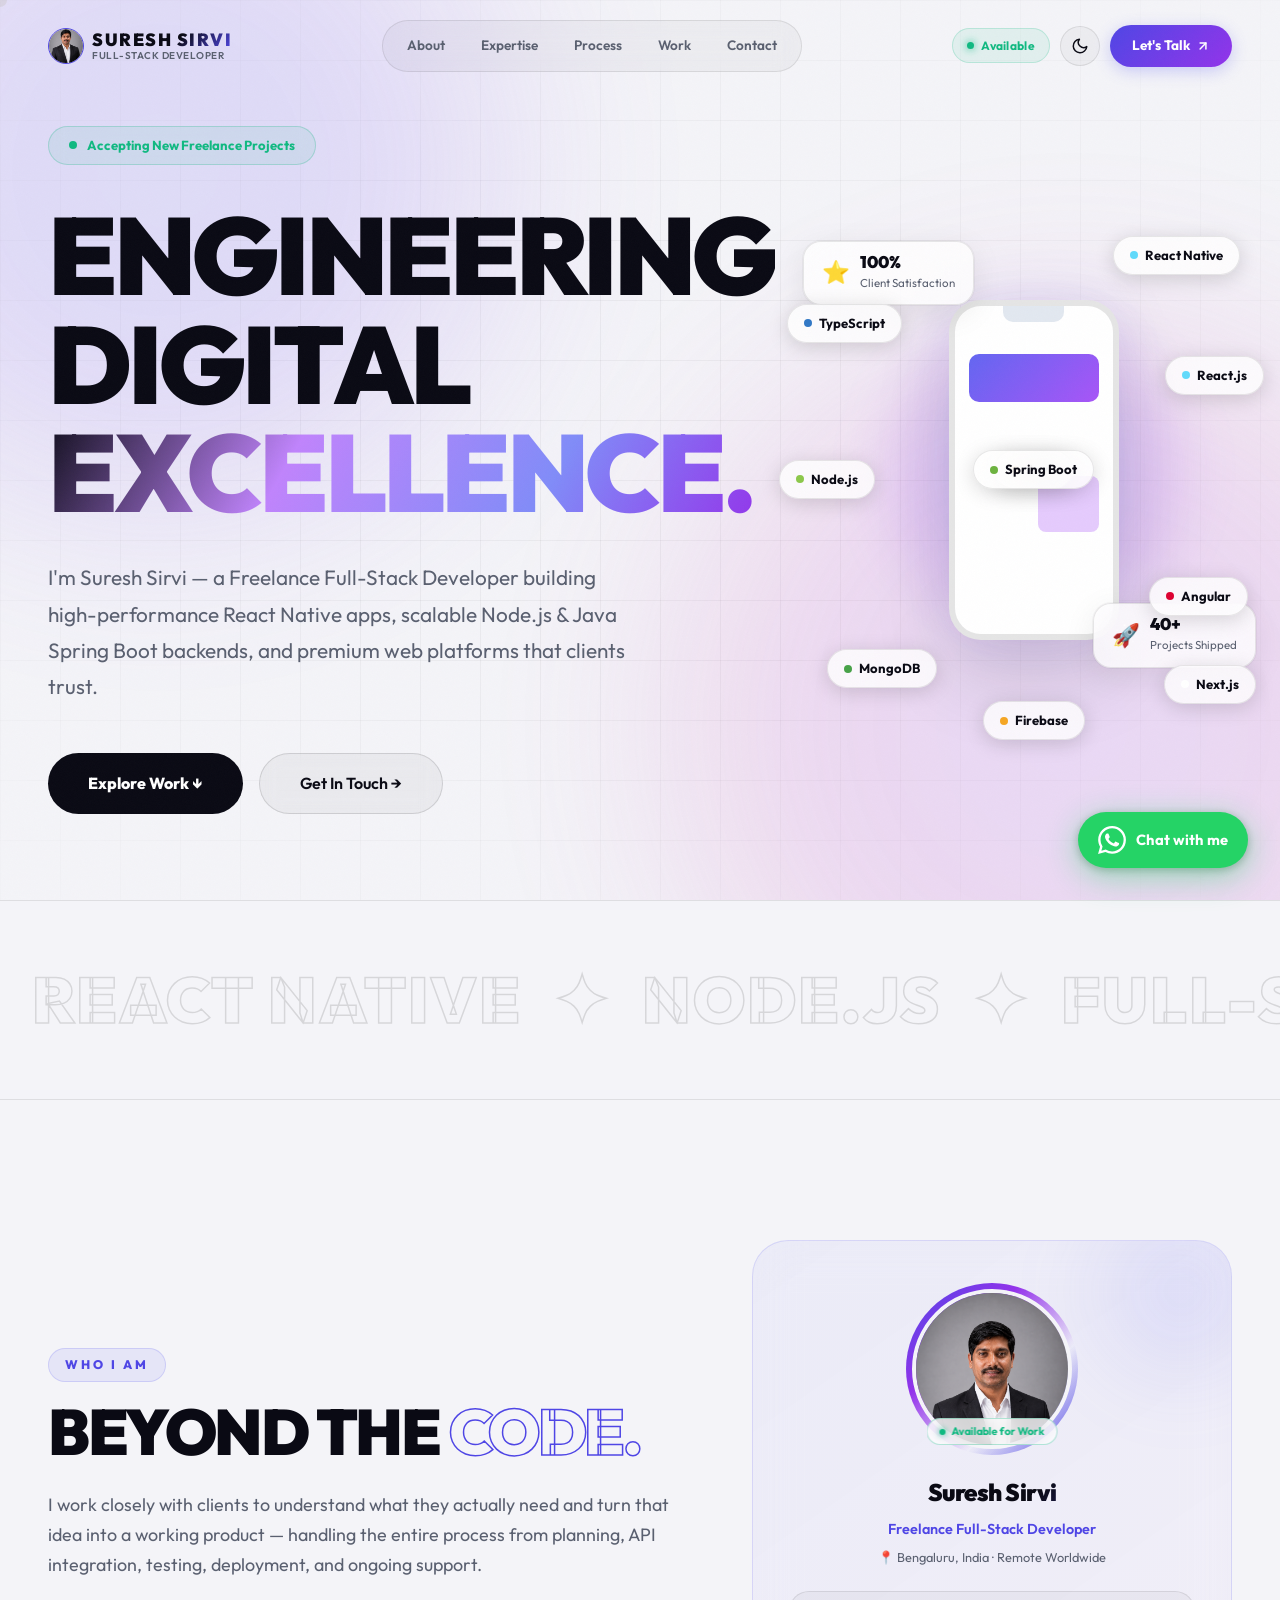
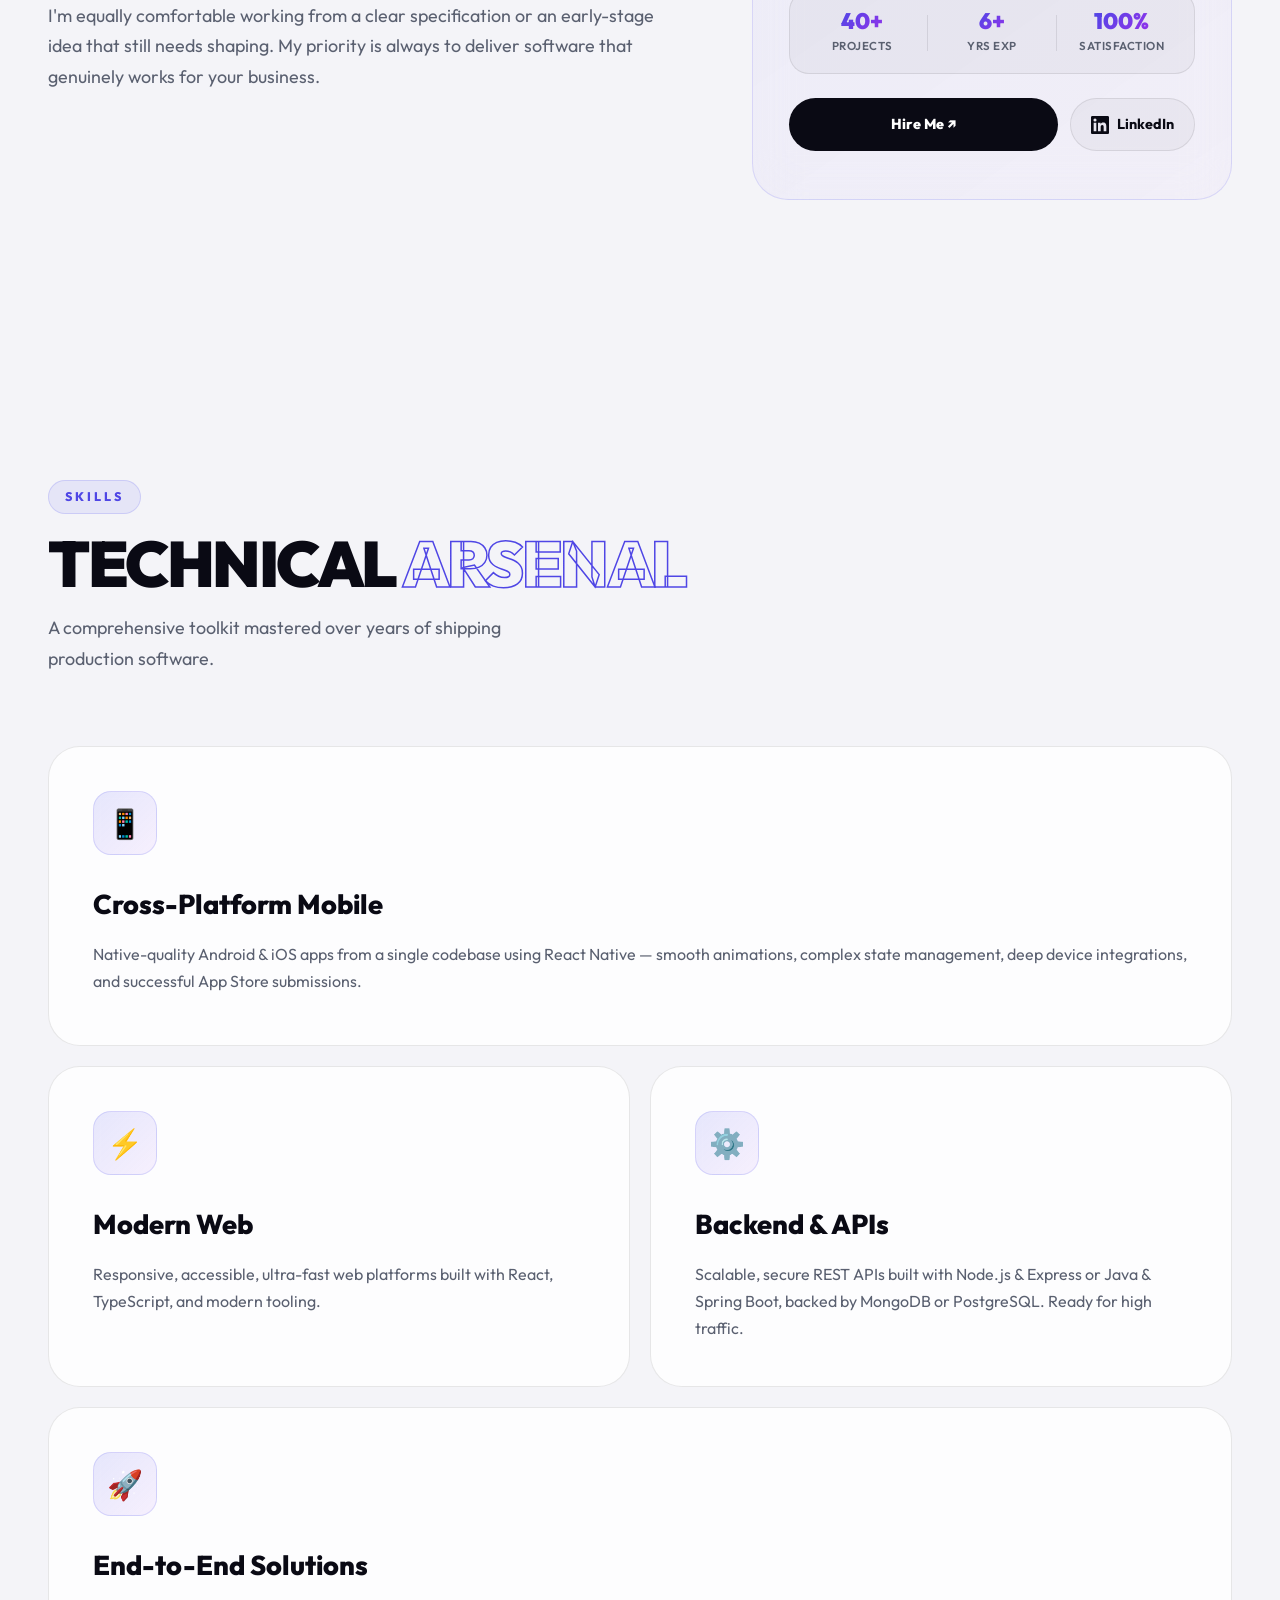
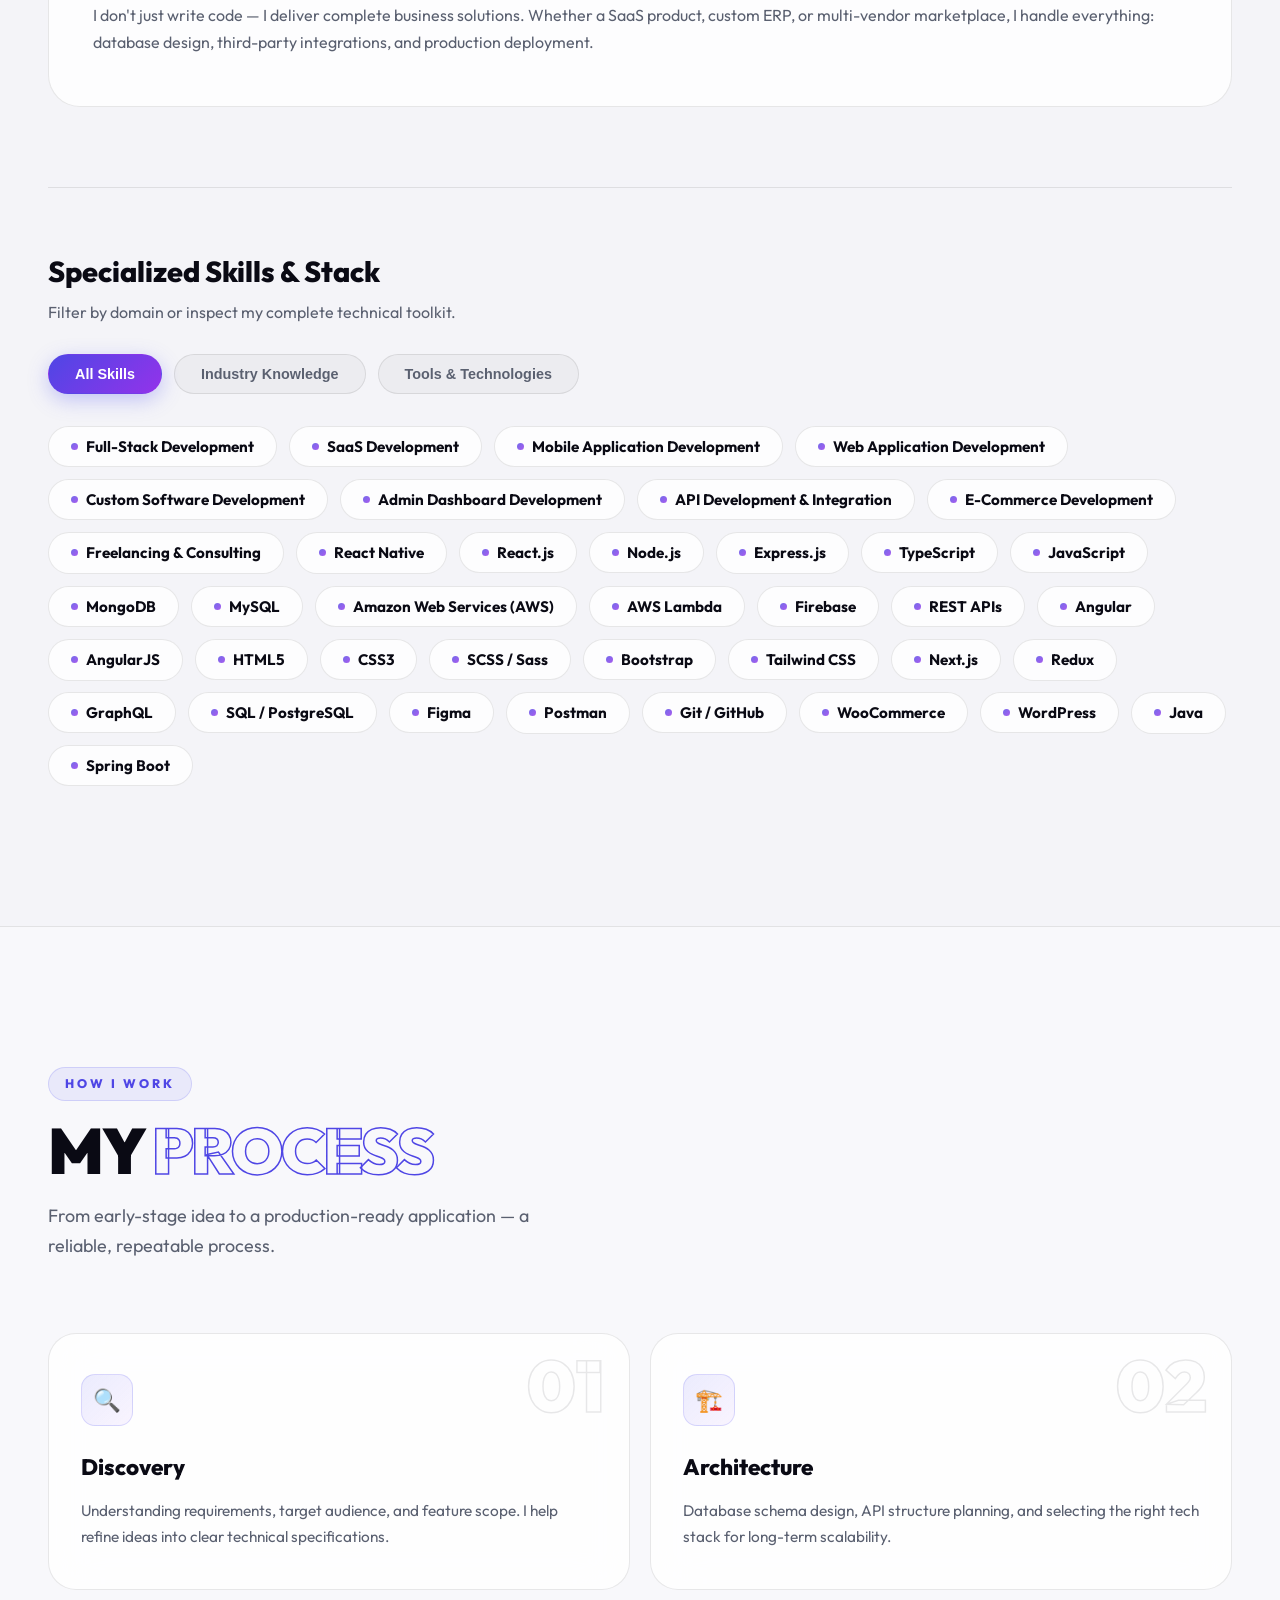
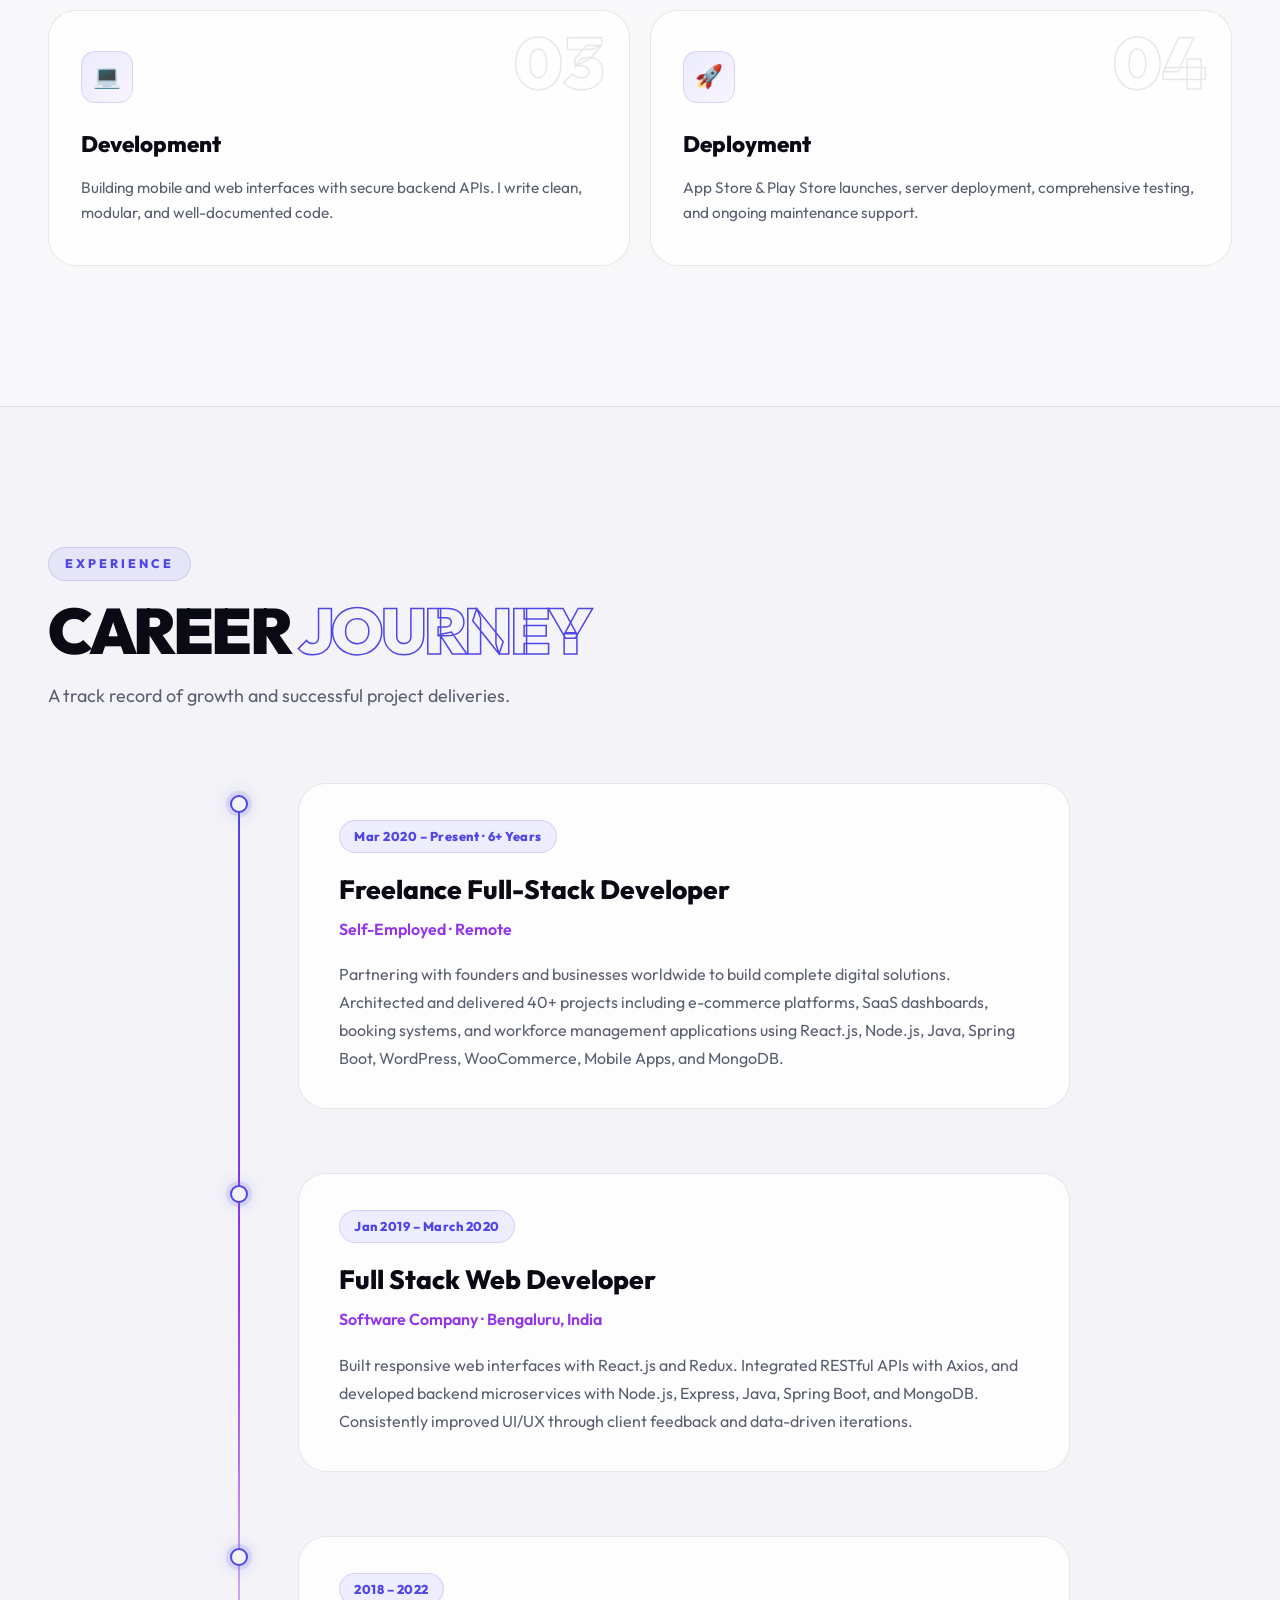
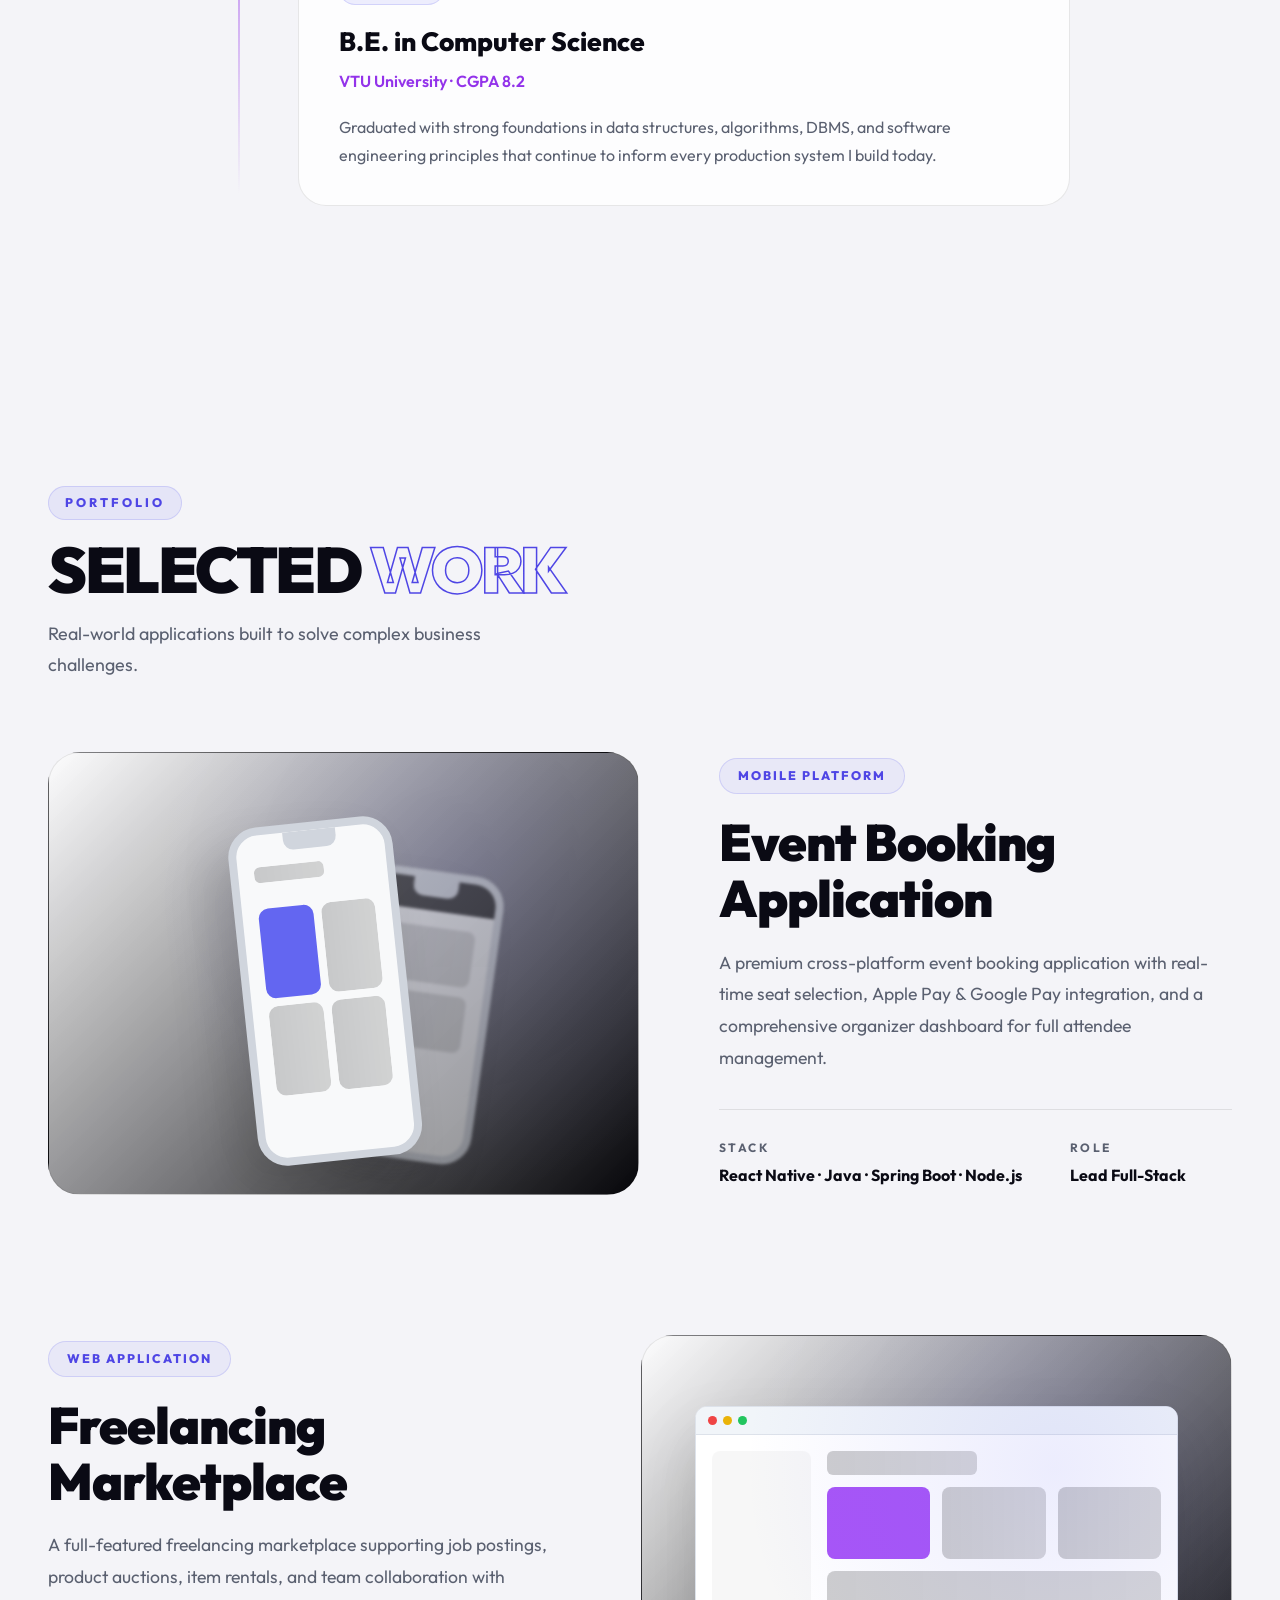
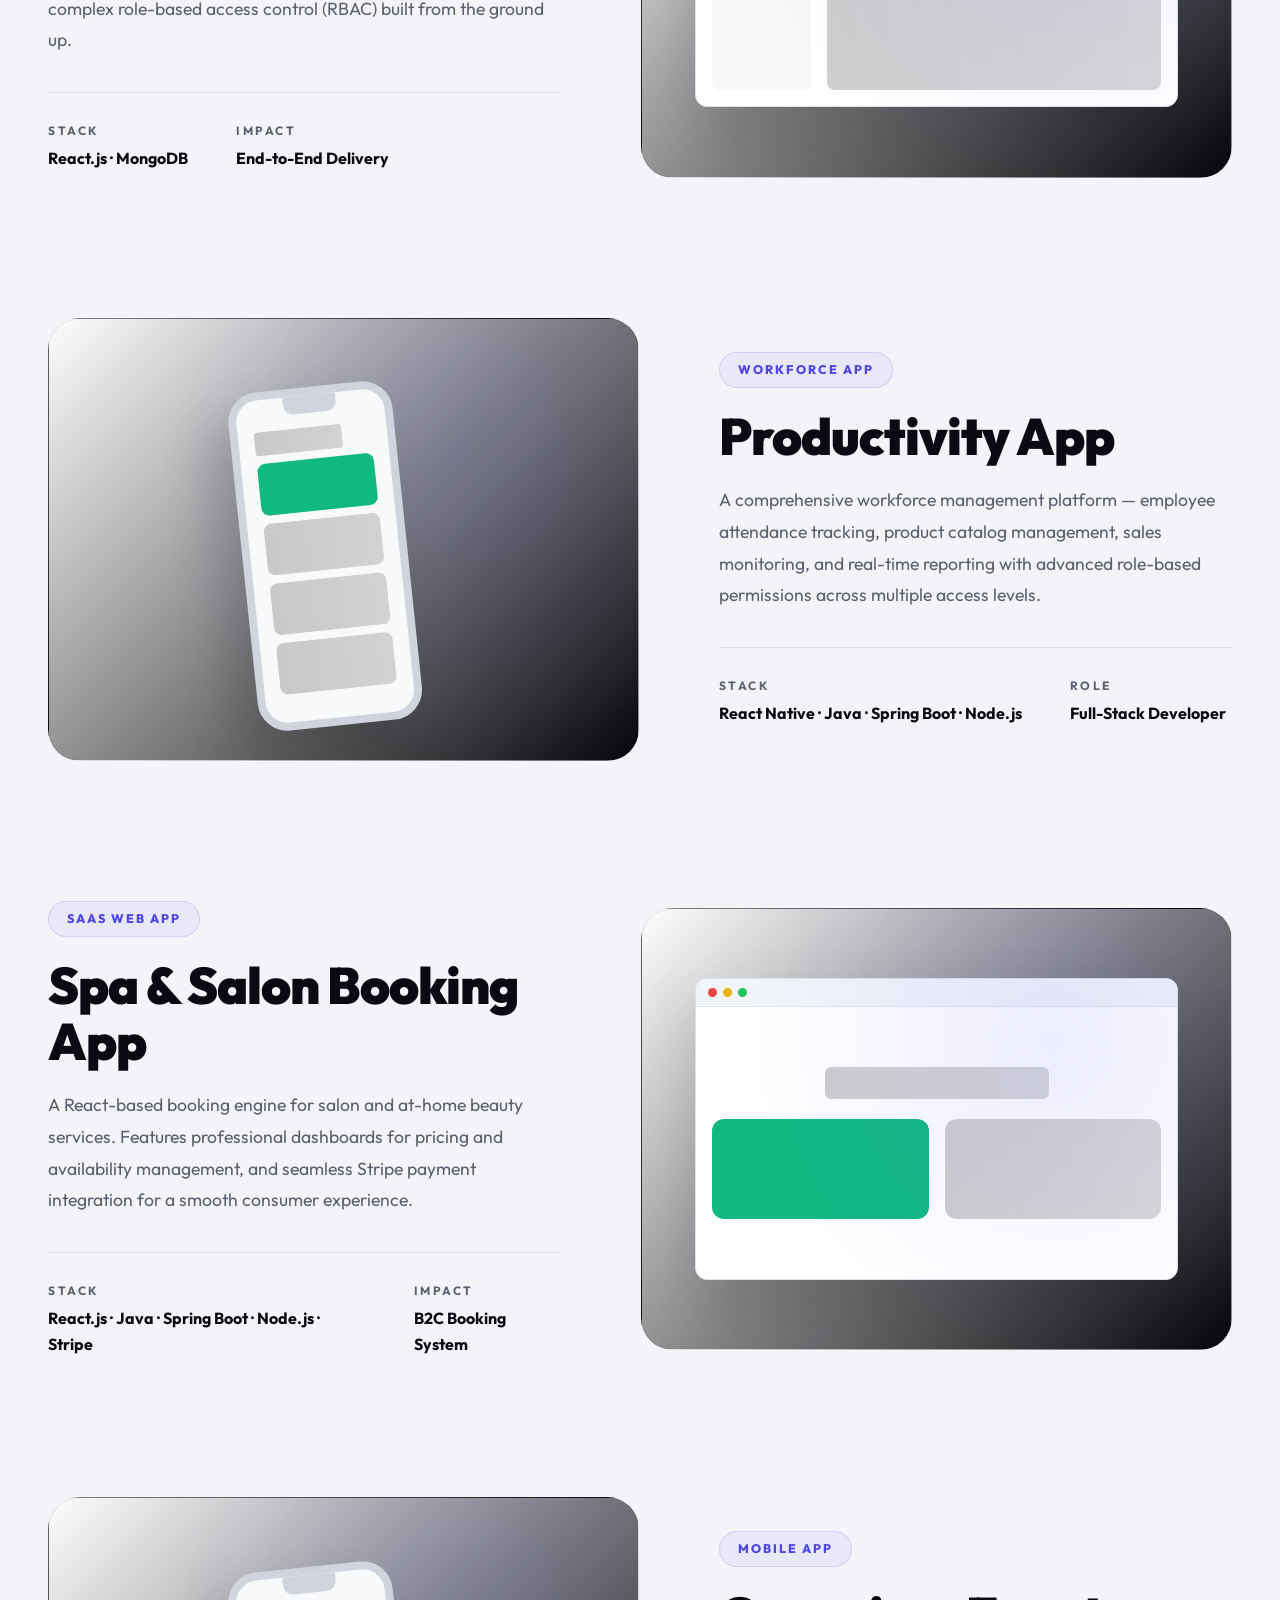
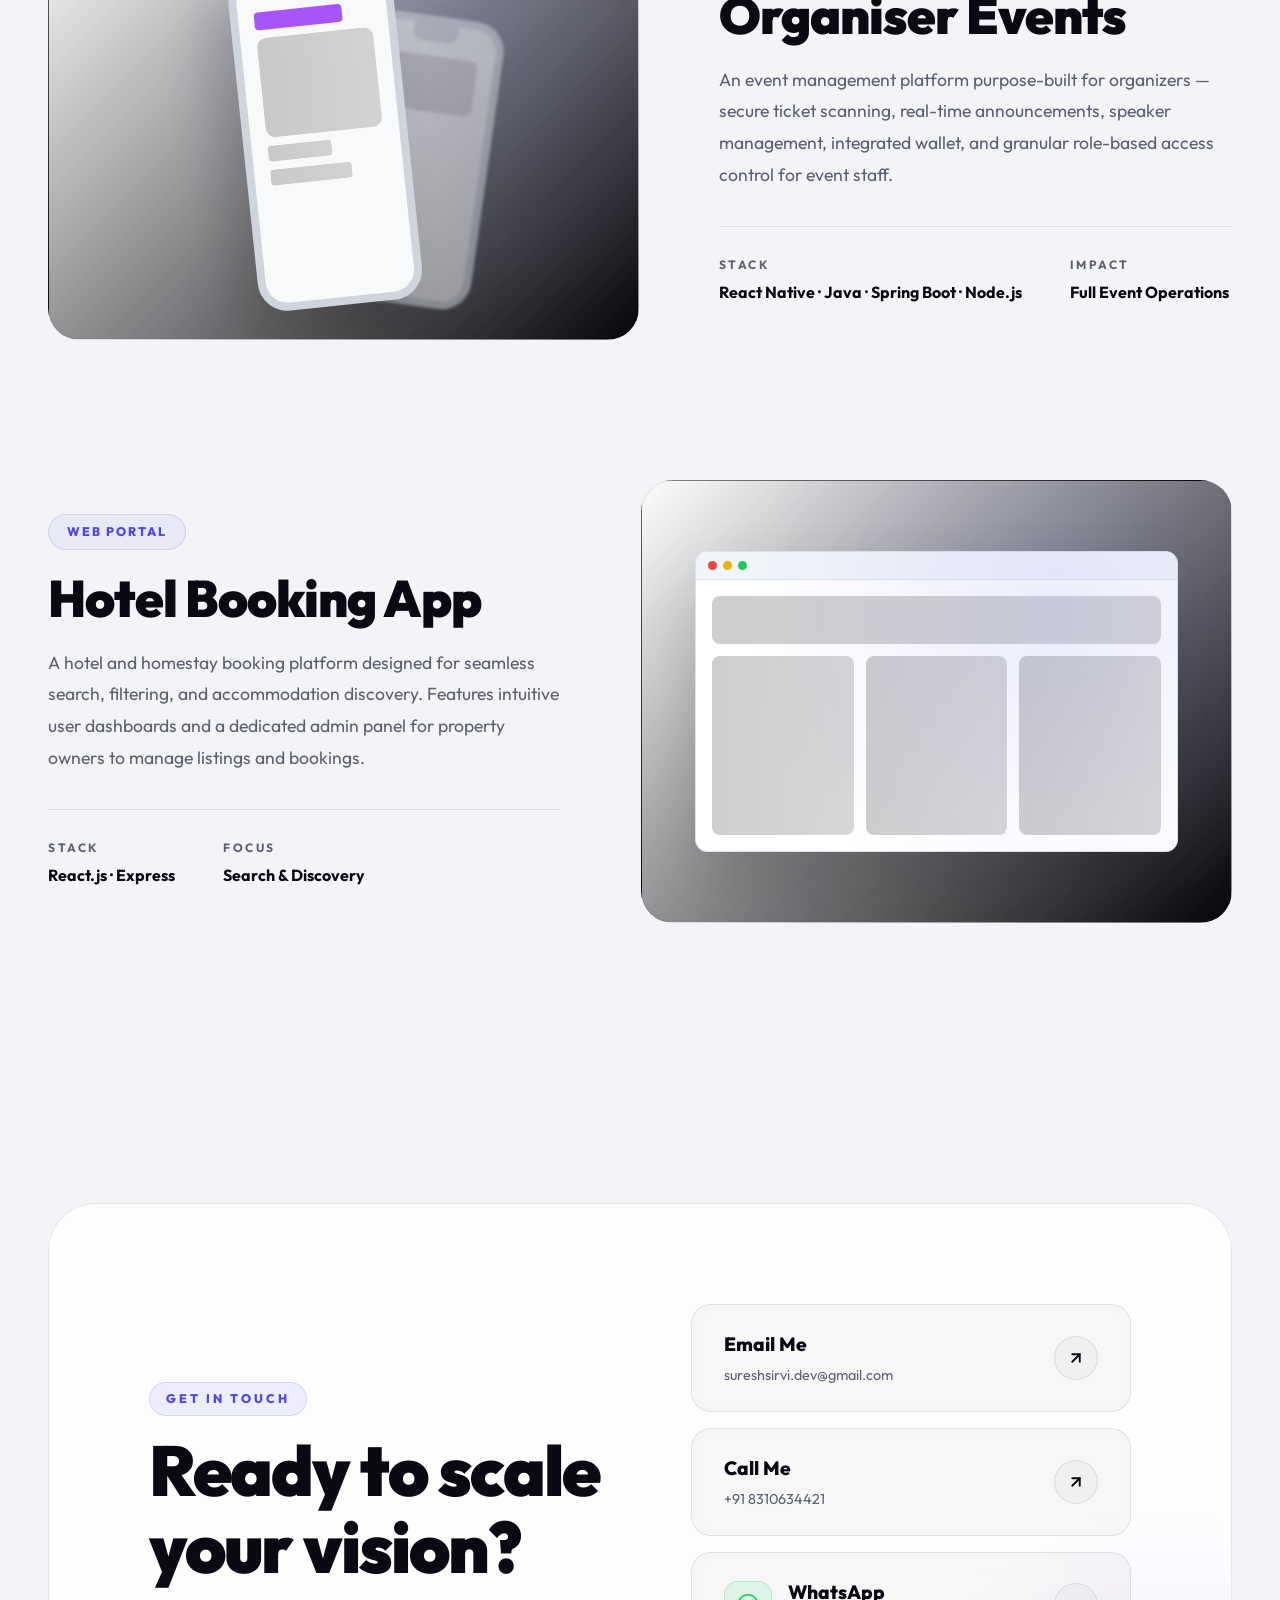
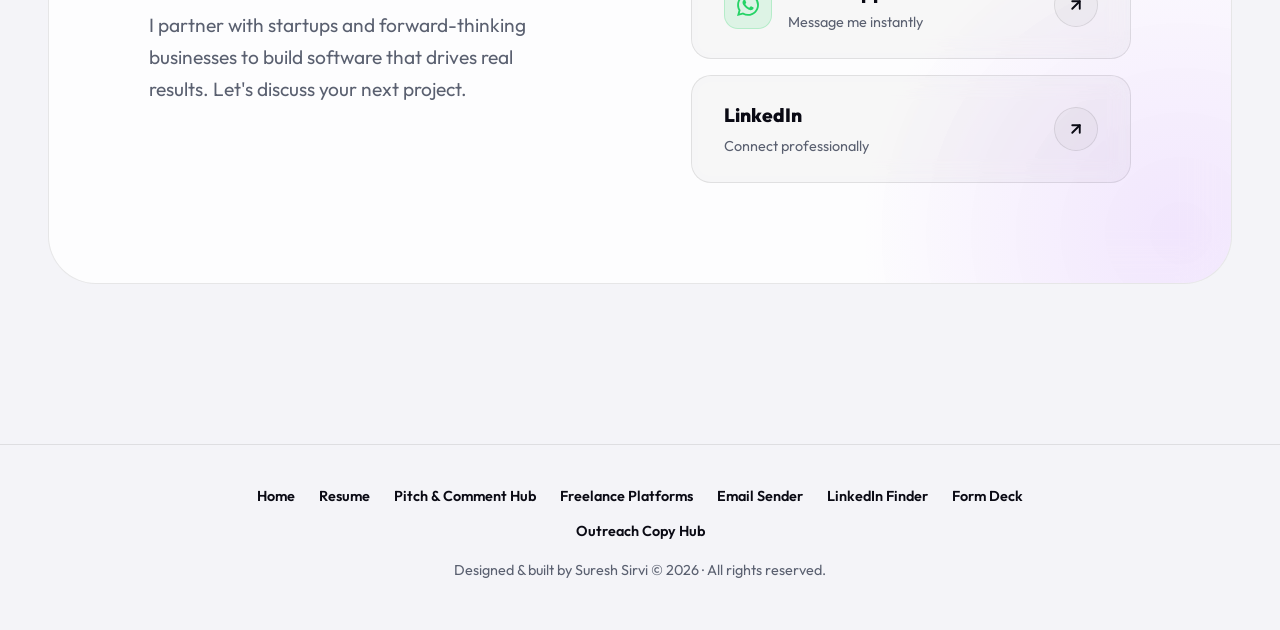
<file: index.html>
<!DOCTYPE html>
<html lang="en" class="scroll-smooth" data-theme="dark">
<head>
    <meta charset="UTF-8">
    <meta name="viewport" content="width=device-width, initial-scale=1.0">
    <title>Suresh Sirvi | Advanced Full-Stack Developer</title>
    <meta name="description" content="Suresh Sirvi — Freelance Full-Stack Developer specializing in React Native, Node.js, Java, Spring Boot, and premium web experiences. 40+ projects shipped.">
    <link href="https://fonts.googleapis.com/css2?family=Outfit:wght@300;400;500;600;700;800;900&display=swap" rel="stylesheet">
    <link rel="stylesheet" href="style.css">
</head>
<body>

    <div class="noise-overlay"></div>
    <div class="grid-bg"></div>
    <div class="custom-cursor"></div>

    <div class="ambient-bg">
        <div class="blob blob-1"></div>
        <div class="blob blob-2"></div>
    </div>

    <!-- Navigation -->
    <nav id="navbar">
        <div class="nav-container">

            <!-- Logo: Full Name + Role -->
            <a href="#" class="logo" id="nav-logo">
                <img src="profile.png" alt="Suresh Sirvi Logo" class="nav-profile-img">
                <div class="logo-text-block">
                    <span class="logo-name">SURESH SIRVI</span>
                    <span class="logo-role">Full-Stack Developer</span>
                </div>
            </a>

            <!-- Desktop Nav Links -->
            <div class="nav-pill nav-links" id="nav-links">
                <a href="#about" class="nav-link" data-label="01">About</a>
                <a href="#expertise" class="nav-link" data-label="02">Expertise</a>
                <a href="#process" class="nav-link" data-label="03">Process</a>
                <a href="#work" class="nav-link" data-label="04">Work</a>
                <a href="#contact" class="nav-link" data-label="05">Contact</a>
            </div>

            <!-- Right Actions -->
            <div class="nav-actions">
                <!-- Availability Badge -->
                <div class="nav-avail-badge">
                    <span class="nav-avail-dot"></span>
                    <span>Available</span>
                </div>

                <!-- Theme Toggle -->
                <button id="theme-toggle" class="theme-toggle-btn" aria-label="Toggle theme">
                    <svg class="sun-icon" xmlns="http://www.w3.org/2000/svg" width="18" height="18" viewBox="0 0 24 24" fill="none" stroke="currentColor" stroke-width="2" stroke-linecap="round" stroke-linejoin="round"><circle cx="12" cy="12" r="5"/><line x1="12" y1="1" x2="12" y2="3"/><line x1="12" y1="21" x2="12" y2="23"/><line x1="4.22" y1="4.22" x2="5.64" y2="5.64"/><line x1="18.36" y1="18.36" x2="19.78" y2="19.78"/><line x1="1" y1="12" x2="3" y2="12"/><line x1="21" y1="12" x2="23" y2="12"/><line x1="4.22" y1="19.78" x2="5.64" y2="18.36"/><line x1="18.36" y1="5.64" x2="19.78" y2="4.22"/></svg>
                    <svg class="moon-icon" xmlns="http://www.w3.org/2000/svg" width="18" height="18" viewBox="0 0 24 24" fill="none" stroke="currentColor" stroke-width="2" stroke-linecap="round" stroke-linejoin="round" style="display:none"><path d="M21 12.79A9 9 0 1 1 11.21 3 7 7 0 0 0 21 12.79z"/></svg>
                </button>

                <!-- CTA -->
                <a href="#contact" class="btn-nav magnetic-btn">
                    <span>Let's Talk</span>
                    <svg xmlns="http://www.w3.org/2000/svg" width="14" height="14" viewBox="0 0 24 24" fill="none" stroke="currentColor" stroke-width="2.5" stroke-linecap="round" stroke-linejoin="round"><line x1="7" y1="17" x2="17" y2="7"/><polyline points="7 7 17 7 17 17"/></svg>
                </a>

                <!-- Mobile Hamburger -->
                <button class="mobile-menu-btn" id="mobile-menu-btn" aria-label="Toggle menu" aria-expanded="false">
                    <span class="bar"></span>
                    <span class="bar"></span>
                    <span class="bar"></span>
                </button>
            </div>
        </div>
    </nav>

    <!-- Full-Screen Mobile Menu Overlay -->
    <div class="mobile-overlay" id="mobile-overlay">
        <!-- Decorative Orb -->
        <div class="mob-orb"></div>

        <!-- Header Row inside overlay -->
        <div class="mob-header">
            <a href="#" class="logo mob-logo">
                <img src="profile.png" alt="Suresh Sirvi Logo" class="nav-profile-img">
                <div class="logo-text-block">
                    <span class="logo-name">SURESH SIRVI</span>
                    <span class="logo-role">Full-Stack Developer</span>
                </div>
            </a>
            <button class="mob-close-btn" id="mob-close-btn" aria-label="Close menu">
                <svg xmlns="http://www.w3.org/2000/svg" width="24" height="24" viewBox="0 0 24 24" fill="none" stroke="currentColor" stroke-width="2" stroke-linecap="round" stroke-linejoin="round"><line x1="18" y1="6" x2="6" y2="18"/><line x1="6" y1="6" x2="18" y2="18"/></svg>
            </button>
        </div>

        <!-- Nav Links -->
        <div class="mob-nav">
            <a href="#about"    class="mob-link" data-index="0"><span class="mob-num">01</span><span class="mob-text">About</span><span class="mob-arrow">↗</span></a>
            <a href="#expertise" class="mob-link" data-index="1"><span class="mob-num">02</span><span class="mob-text">Expertise</span><span class="mob-arrow">↗</span></a>
            <a href="#process"  class="mob-link" data-index="2"><span class="mob-num">03</span><span class="mob-text">Process</span><span class="mob-arrow">↗</span></a>
            <a href="#work"     class="mob-link" data-index="3"><span class="mob-num">04</span><span class="mob-text">Work</span><span class="mob-arrow">↗</span></a>
            <a href="#contact"  class="mob-link" data-index="4"><span class="mob-num">05</span><span class="mob-text">Contact</span><span class="mob-arrow">↗</span></a>
        </div>

        <!-- Footer Row -->
        <div class="mob-footer">
            <a href="mailto:sureshsirvi.dev@gmail.com" class="mob-contact-item">
                <span>sureshsirvi.dev@gmail.com</span>
            </a>
            <a href="https://www.linkedin.com/in/suresh-sirvi-261151428/" target="_blank" class="mob-contact-item">
                <span>LinkedIn ↗</span>
            </a>
            <a href="https://wa.me/918310634421?text=Hi%20Suresh%2C%20I%27d%20like%20to%20discuss%20a%20project%20with%20you." target="_blank" class="mob-contact-item mob-whatsapp-item">
                <span>💬 WhatsApp ↗</span>
            </a>
            <a href="#contact" class="btn-primary mob-cta">Start a Project →</a>
        </div>
    </div>

    <!-- ===================== HERO ===================== -->
    <section class="hero" id="home">
        <div class="container">
            <div class="hero-layout">

                <!-- LEFT: Text Content -->
                <div class="hero-content">
                    <div class="avail-badge">
                        <div class="avail-dot"></div>
                        Accepting New Freelance Projects
                    </div>

                    <h1 class="hero-title">
                        <span class="line"><span class="line-inner">Engineering</span></span>
                        <span class="line"><span class="line-inner">Digital <span class="gradient">Excellence.</span></span></span>
                    </h1>

                    <p class="hero-desc">I'm Suresh Sirvi — a Freelance Full-Stack Developer building high-performance React Native apps, scalable Node.js & Java Spring Boot backends, and premium web platforms that clients trust.</p>

                    <div class="btn-group">
                        <a href="#work" class="btn-primary magnetic-btn">Explore Work ↓</a>
                        <a href="#contact" class="btn-secondary magnetic-btn">Get In Touch →</a>
                    </div>
                </div>

                <!-- RIGHT: Profile Photo + Floating Elements -->
                <div class="hero-visual">

                    <!-- Glowing orb behind everything -->
                    <div class="hero-orb"></div>

                    <!-- Stat: 100% Satisfaction -->
                    <div class="hero-badge hb-satisfaction">
                        <div class="hb-icon">⭐</div>
                        <div class="hb-text">
                            <span class="hb-num">100%</span>
                            <span class="hb-label">Client Satisfaction</span>
                        </div>
                    </div>

                    <!-- Stat: 40+ Projects -->
                    <div class="hero-badge hb-projects">
                        <div class="hb-icon">🚀</div>
                        <div class="hb-text">
                            <span class="hb-num">40+</span>
                            <span class="hb-label">Projects Shipped</span>
                        </div>
                    </div>

                    <!-- Tech Pills -->
                    <div class="hero-tech-pill htp-rn">
                        <span class="htp-dot" style="background:#61dafb;"></span>
                        React Native
                    </div>
                    <div class="hero-tech-pill htp-node">
                        <span class="htp-dot" style="background:#8cc84b;"></span>
                        Node.js
                    </div>
                    <div class="hero-tech-pill htp-mongo">
                        <span class="htp-dot" style="background:#47a248;"></span>
                        MongoDB
                    </div>
                    <div class="hero-tech-pill htp-ts">
                        <span class="htp-dot" style="background:#3178c6;"></span>
                        TypeScript
                    </div>
                    <div class="hero-tech-pill htp-angular">
                        <span class="htp-dot" style="background:#dd0031;"></span>
                        Angular
                    </div>
                    <div class="hero-tech-pill htp-react">
                        <span class="htp-dot" style="background:#61dafb;"></span>
                        React.js
                    </div>
                    <div class="hero-tech-pill htp-firebase">
                        <span class="htp-dot" style="background:#f5a623;"></span>
                        Firebase
                    </div>
                    <div class="hero-tech-pill htp-nextjs">
                        <span class="htp-dot" style="background:#ffffff;"></span>
                        Next.js
                    </div>
                    <div class="hero-tech-pill htp-java">
                        <span class="htp-dot" style="background:#f89820;"></span>
                        Java
                    </div>
                    <div class="hero-tech-pill htp-spring">
                        <span class="htp-dot" style="background:#6db33f;"></span>
                        Spring Boot
                    </div>

                    <!-- Desktop: Phone Mockup -->
                    <div class="hero-phone">
                        <div class="hp-notch"></div>
                        <div class="hp-screen">
                            <div class="hp-bar" style="width:80%; height:10px; border-radius:6px; background:rgba(255,255,255,0.1); margin-bottom:10px;"></div>
                            <div class="hp-bar" style="width:100%; height:48px; border-radius:10px; background:linear-gradient(135deg,#6366f1,#a855f7); margin-bottom:10px;"></div>
                            <div style="display:grid; grid-template-columns:1fr 1fr; gap:8px;">
                                <div class="hp-bar" style="height:56px; border-radius:8px; background:rgba(255,255,255,0.06);"></div>
                                <div class="hp-bar" style="height:56px; border-radius:8px; background:rgba(255,255,255,0.06);"></div>
                                <div class="hp-bar" style="height:56px; border-radius:8px; background:rgba(255,255,255,0.06);"></div>
                                <div class="hp-bar" style="height:56px; border-radius:8px; background:rgba(168,85,247,0.3);"></div>
                            </div>
                        </div>
                    </div>

                    <!-- Mobile: Profile Image Card (hidden on desktop) -->
                    <div class="hero-mob-profile">
                        <div class="hmp-ring"></div>
                        <div class="hmp-card">
                            <img src="profile.png" alt="Suresh Sirvi" class="hmp-img" />
                            <div class="hmp-overlay"></div>
                            <div class="hmp-name-tag">
                                <span class="hmp-name">Suresh Sirvi</span>
                                <span class="hmp-role">Full-Stack Developer</span>
                            </div>
                        </div>
                    </div>

                </div>
            </div>
        </div>
    </section>

    <!-- ===================== MOBILE PROFILE SECTION (hidden on desktop) ===================== -->
    <section class="mobile-profile-section" id="mobile-profile">
        <div class="container">
            <div class="mob-profile-inner">

                <!-- Profile Photo -->
                <div class="mob-profile-photo-wrap">
                    <div class="mob-profile-ring"></div>
                    <div class="mob-profile-card">
                        <img src="profile.png" alt="Suresh Sirvi" class="mob-profile-img" />
                        <div class="mob-profile-overlay"></div>
                    </div>
                    <!-- Floating badges -->
                    <div class="mob-stat-badge mob-stat-top">
                        <span class="mob-stat-icon">⭐</span>
                        <div>
                            <span class="mob-stat-num">100%</span>
                            <span class="mob-stat-lbl">Satisfaction</span>
                        </div>
                    </div>
                    <div class="mob-stat-badge mob-stat-bot">
                        <span class="mob-stat-icon">🚀</span>
                        <div>
                            <span class="mob-stat-num">40+</span>
                            <span class="mob-stat-lbl">Projects</span>
                        </div>
                    </div>
                </div>

                <!-- Name + Role + Skills -->
                <div class="mob-profile-info">
                    <h2 class="mob-profile-name">Suresh Sirvi</h2>
                    <p class="mob-profile-role">Freelance Full-Stack Developer</p>
                    <div class="mob-profile-tags">
                        <span class="mob-tag">⚛ React Native</span>
                        <span class="mob-tag">🟢 Node.js</span>
                        <span class="mob-tag">🔵 TypeScript</span>
                        <span class="mob-tag">🍃 MongoDB</span>
                        <span class="mob-tag">⚡ Next.js</span>
                        <span class="mob-tag">🔴 Angular</span>
                        <span class="mob-tag">🟠 Firebase</span>
                        <span class="mob-tag">🎨 React.js</span>
                        <span class="mob-tag">☕ Java</span>
                        <span class="mob-tag">🌿 Spring Boot</span>
                    </div>
                </div>

            </div>
        </div>
    </section>

    <!-- ===================== MARQUEE ===================== -->
    <div class="marquee-wrapper">
        <div class="marquee-track">
            <div class="marquee-content">
                <span>REACT NATIVE</span>✦<span>NODE.JS</span>✦<span>FULL-STACK</span>✦<span>JAVA</span>✦<span>SPRING BOOT</span>✦<span>SAAS</span>✦<span>MONGODB</span>✦<span>TYPESCRIPT</span>✦
                <span>REACT NATIVE</span>✦<span>NODE.JS</span>✦<span>FULL-STACK</span>✦<span>JAVA</span>✦<span>SPRING BOOT</span>✦<span>SAAS</span>✦<span>MONGODB</span>✦<span>TYPESCRIPT</span>✦
            </div>
        </div>
    </div>

    <!-- ===================== ABOUT ===================== -->
    <section id="about">
        <div class="container">
            <div class="about-grid reveal">
                <div class="about-text">
                    <div class="section-eyebrow">Who I Am</div>
                    <h2 class="section-title">Beyond the <span>Code.</span></h2>
                    <p class="section-subtitle" style="max-width:100%; margin-bottom:20px;">I work closely with clients to understand what they actually need and turn that idea into a working product — handling the entire process from planning, API integration, testing, deployment, and ongoing support.</p>
                    <p class="section-subtitle" style="max-width:100%;">I'm equally comfortable working from a clear specification or an early-stage idea that still needs shaping. My priority is always to deliver software that genuinely works for your business.</p>
                </div>
                <div class="about-visual">
                    <!-- Profile Card -->
                    <div class="profile-card spotlight-card">
                        <div class="profile-card-glow"></div>

                        <!-- Photo -->
                        <div class="profile-photo-wrap">
                            <div class="profile-photo-ring"></div>
                            <img src="profile.png" alt="Suresh Sirvi" class="profile-photo" />
                            <!-- Online badge -->
                            <div class="profile-online-badge">
                                <span class="profile-online-dot"></span>
                                Available for Work
                            </div>
                        </div>

                        <!-- Name & Role -->
                        <div class="profile-info">
                            <h3 class="profile-card-name">Suresh Sirvi</h3>
                            <p class="profile-card-role">Freelance Full-Stack Developer</p>
                            <p class="profile-card-location">📍 Bengaluru, India · Remote Worldwide</p>
                        </div>

                        <!-- Stats Row -->
                        <div class="profile-stats">
                            <div class="profile-stat">
                                <span class="ps-num">40+</span>
                                <span class="ps-lbl">Projects</span>
                            </div>
                            <div class="profile-stat-divider"></div>
                            <div class="profile-stat">
                                <span class="ps-num">6+</span>
                                <span class="ps-lbl">Yrs Exp</span>
                            </div>
                            <div class="profile-stat-divider"></div>
                            <div class="profile-stat">
                                <span class="ps-num">100%</span>
                                <span class="ps-lbl">Satisfaction</span>
                            </div>
                        </div>

                        <!-- CTA Buttons -->
                        <div class="profile-actions">
                            <a href="#contact" class="btn-primary profile-btn-cta">Hire Me ↗</a>
                            <a href="https://www.linkedin.com/in/suresh-sirvi-261151428/" target="_blank" class="profile-btn-social">
                                <svg xmlns="http://www.w3.org/2000/svg" width="18" height="18" viewBox="0 0 24 24" fill="currentColor"><path d="M20.447 20.452h-3.554v-5.569c0-1.328-.027-3.037-1.852-3.037-1.853 0-2.136 1.445-2.136 2.939v5.667H9.351V9h3.414v1.561h.046c.477-.9 1.637-1.85 3.37-1.85 3.601 0 4.267 2.37 4.267 5.455v6.286zM5.337 7.433a2.062 2.062 0 0 1-2.063-2.065 2.064 2.064 0 1 1 2.063 2.065zm1.782 13.019H3.555V9h3.564v11.452zM22.225 0H1.771C.792 0 0 .774 0 1.729v20.542C0 23.227.792 24 1.771 24h20.451C23.2 24 24 23.227 24 22.271V1.729C24 .774 23.2 0 22.222 0h.003z"/></svg>
                                LinkedIn
                            </a>
                        </div>
                    </div>
                </div>
            </div>
        </div>
    </section>

    <!-- ===================== EXPERTISE ===================== -->
    <section id="expertise">
        <div class="container">
            <div class="section-header reveal">
                <div class="section-eyebrow">Skills</div>
                <h2 class="section-title">Technical <span>Arsenal</span></h2>
                <p class="section-subtitle">A comprehensive toolkit mastered over years of shipping production software.</p>
            </div>

            <div class="bento-grid">
                <div class="bento-card large-card reveal spotlight-card">
                    <div class="bento-icon">📱</div>
                    <h3>Cross-Platform Mobile</h3>
                    <p>Native-quality Android & iOS apps from a single codebase using React Native — smooth animations, complex state management, deep device integrations, and successful App Store submissions.</p>
                </div>
                <div class="bento-card reveal spotlight-card" style="transition-delay:.1s">
                    <div class="bento-icon">⚡</div>
                    <h3>Modern Web</h3>
                    <p>Responsive, accessible, ultra-fast web platforms built with React, TypeScript, and modern tooling.</p>
                </div>
                <div class="bento-card reveal spotlight-card" style="transition-delay:.15s">
                    <div class="bento-icon">⚙️</div>
                    <h3>Backend & APIs</h3>
                    <p>Scalable, secure REST APIs built with Node.js & Express or Java & Spring Boot, backed by MongoDB or PostgreSQL. Ready for high traffic.</p>
                </div>
                <div class="bento-card large-card reveal spotlight-card" style="transition-delay:.1s">
                    <div class="bento-icon">🚀</div>
                    <h3>End-to-End Solutions</h3>
                    <p>I don't just write code — I deliver complete business solutions. Whether a SaaS product, custom ERP, or multi-vendor marketplace, I handle everything: database design, third-party integrations, and production deployment.</p>
                </div>
            </div>

            <!-- Interactive Skills Filter Matrix -->
            <div class="skills-matrix reveal">
                <div class="skills-matrix-header">
                    <h3>Specialized Skills & Stack</h3>
                    <p>Filter by domain or inspect my complete technical toolkit.</p>
                </div>

                <div class="skills-filter-tabs">
                    <button class="skill-tab active" data-filter="all">All Skills</button>
                    <button class="skill-tab" data-filter="industry">Industry Knowledge</button>
                    <button class="skill-tab" data-filter="tools">Tools & Technologies</button>
                </div>

                <div class="skills-grid">
                    <!-- Industry Knowledge -->
                    <div class="skill-card spotlight-card" data-category="industry">
                        <h4 class="skill-name">Full-Stack Development</h4>
                    </div>
                    <div class="skill-card spotlight-card" data-category="industry">
                        <h4 class="skill-name">SaaS Development</h4>
                    </div>
                    <div class="skill-card spotlight-card" data-category="industry">
                        <h4 class="skill-name">Mobile Application Development</h4>
                    </div>
                    <div class="skill-card spotlight-card" data-category="industry">
                        <h4 class="skill-name">Web Application Development</h4>
                    </div>
                    <div class="skill-card spotlight-card" data-category="industry">
                        <h4 class="skill-name">Custom Software Development</h4>
                    </div>
                    <div class="skill-card spotlight-card" data-category="industry">
                        <h4 class="skill-name">Admin Dashboard Development</h4>
                    </div>
                    <div class="skill-card spotlight-card" data-category="industry">
                        <h4 class="skill-name">API Development & Integration</h4>
                    </div>
                    <div class="skill-card spotlight-card" data-category="industry">
                        <h4 class="skill-name">E-Commerce Development</h4>
                    </div>
                    <div class="skill-card spotlight-card" data-category="industry">
                        <h4 class="skill-name">Freelancing & Consulting</h4>
                    </div>

                    <!-- Tools & Technologies -->
                    <div class="skill-card spotlight-card" data-category="tools">
                        <h4 class="skill-name">React Native</h4>
                    </div>
                    <div class="skill-card spotlight-card" data-category="tools">
                        <h4 class="skill-name">React.js</h4>
                    </div>
                    <div class="skill-card spotlight-card" data-category="tools">
                        <h4 class="skill-name">Node.js</h4>
                    </div>
                    <div class="skill-card spotlight-card" data-category="tools">
                        <h4 class="skill-name">Express.js</h4>
                    </div>
                    <div class="skill-card spotlight-card" data-category="tools">
                        <h4 class="skill-name">TypeScript</h4>
                    </div>
                    <div class="skill-card spotlight-card" data-category="tools">
                        <h4 class="skill-name">JavaScript</h4>
                    </div>
                    <div class="skill-card spotlight-card" data-category="tools">
                        <h4 class="skill-name">MongoDB</h4>
                    </div>
                    <div class="skill-card spotlight-card" data-category="tools">
                        <h4 class="skill-name">MySQL</h4>
                    </div>
                    <div class="skill-card spotlight-card" data-category="tools">
                        <h4 class="skill-name">Amazon Web Services (AWS)</h4>
                    </div>
                    <div class="skill-card spotlight-card" data-category="tools">
                        <h4 class="skill-name">AWS Lambda</h4>
                    </div>
                    <div class="skill-card spotlight-card" data-category="tools">
                        <h4 class="skill-name">Firebase</h4>
                    </div>
                    <div class="skill-card spotlight-card" data-category="tools">
                        <h4 class="skill-name">REST APIs</h4>
                    </div>
                    <div class="skill-card spotlight-card" data-category="tools">
                        <h4 class="skill-name">Angular</h4>
                    </div>
                    <div class="skill-card spotlight-card" data-category="tools">
                        <h4 class="skill-name">AngularJS</h4>
                    </div>
                    <div class="skill-card spotlight-card" data-category="tools">
                        <h4 class="skill-name">HTML5</h4>
                    </div>
                    <div class="skill-card spotlight-card" data-category="tools">
                        <h4 class="skill-name">CSS3</h4>
                    </div>
                    <div class="skill-card spotlight-card" data-category="tools">
                        <h4 class="skill-name">SCSS / Sass</h4>
                    </div>
                    <div class="skill-card spotlight-card" data-category="tools">
                        <h4 class="skill-name">Bootstrap</h4>
                    </div>
                    <div class="skill-card spotlight-card" data-category="tools">
                        <h4 class="skill-name">Tailwind CSS</h4>
                    </div>
                    <div class="skill-card spotlight-card" data-category="tools">
                        <h4 class="skill-name">Next.js</h4>
                    </div>
                    <div class="skill-card spotlight-card" data-category="tools">
                        <h4 class="skill-name">Redux</h4>
                    </div>
                    <div class="skill-card spotlight-card" data-category="tools">
                        <h4 class="skill-name">GraphQL</h4>
                    </div>
                    <div class="skill-card spotlight-card" data-category="tools">
                        <h4 class="skill-name">SQL / PostgreSQL</h4>
                    </div>
                    <div class="skill-card spotlight-card" data-category="tools">
                        <h4 class="skill-name">Figma</h4>
                    </div>
                    <div class="skill-card spotlight-card" data-category="tools">
                        <h4 class="skill-name">Postman</h4>
                    </div>
                    <div class="skill-card spotlight-card" data-category="tools">
                        <h4 class="skill-name">Git / GitHub</h4>
                    </div>
                    <div class="skill-card spotlight-card" data-category="tools">
                        <h4 class="skill-name">WooCommerce</h4>
                    </div>
                    <div class="skill-card spotlight-card" data-category="tools">
                        <h4 class="skill-name">WordPress</h4>
                    </div>
                    <div class="skill-card spotlight-card" data-category="tools">
                        <h4 class="skill-name">Java</h4>
                    </div>
                    <div class="skill-card spotlight-card" data-category="tools">
                        <h4 class="skill-name">Spring Boot</h4>
                    </div>
                </div>
            </div>
        </div>
    </section>

    <!-- ===================== PROCESS ===================== -->
    <section id="process" class="process-section-bg">
        <div class="container">
            <div class="section-header reveal">
                <div class="section-eyebrow">How I Work</div>
                <h2 class="section-title">My <span>Process</span></h2>
                <p class="section-subtitle">From early-stage idea to a production-ready application — a reliable, repeatable process.</p>
            </div>

            <div class="process-grid">
                <div class="process-step reveal spotlight-card">
                    <div class="step-num">01</div>
                    <div class="step-icon">🔍</div>
                    <h3>Discovery</h3>
                    <p>Understanding requirements, target audience, and feature scope. I help refine ideas into clear technical specifications.</p>
                </div>
                <div class="process-step reveal spotlight-card" style="transition-delay:.1s">
                    <div class="step-num">02</div>
                    <div class="step-icon">🏗️</div>
                    <h3>Architecture</h3>
                    <p>Database schema design, API structure planning, and selecting the right tech stack for long-term scalability.</p>
                </div>
                <div class="process-step reveal spotlight-card" style="transition-delay:.2s">
                    <div class="step-num">03</div>
                    <div class="step-icon">💻</div>
                    <h3>Development</h3>
                    <p>Building mobile and web interfaces with secure backend APIs. I write clean, modular, and well-documented code.</p>
                </div>
                <div class="process-step reveal spotlight-card" style="transition-delay:.3s">
                    <div class="step-num">04</div>
                    <div class="step-icon">🚀</div>
                    <h3>Deployment</h3>
                    <p>App Store & Play Store launches, server deployment, comprehensive testing, and ongoing maintenance support.</p>
                </div>
            </div>
        </div>
    </section>

    <!-- ===================== EXPERIENCE ===================== -->
    <section id="experience">
        <div class="container">
            <div class="section-header reveal">
                <div class="section-eyebrow">Experience</div>
                <h2 class="section-title">Career <span>Journey</span></h2>
                <p class="section-subtitle">A track record of growth and successful project deliveries.</p>
            </div>

            <div class="timeline reveal">
                <div class="timeline-item">
                    <div class="timeline-dot"></div>
                    <div class="timeline-content spotlight-card">
                        <span class="timeline-date">Mar 2020 – Present · 6+ Years</span>
                        <h3>Freelance Full-Stack Developer</h3>
                        <h4>Self-Employed · Remote</h4>
                        <p>Partnering with founders and businesses worldwide to build complete digital solutions. Architected and delivered 40+ projects including e-commerce platforms, SaaS dashboards, booking systems, and workforce management applications using React.js, Node.js, Java, Spring Boot, WordPress, WooCommerce, Mobile Apps, and MongoDB.</p>
                    </div>
                </div>
                <div class="timeline-item">
                    <div class="timeline-dot"></div>
                    <div class="timeline-content spotlight-card">
                        <span class="timeline-date">Jan 2019 – March 2020</span>
                        <h3>Full Stack Web Developer</h3>
                        <h4>Software Company · Bengaluru, India</h4>
                        <p>Built responsive web interfaces with React.js and Redux. Integrated RESTful APIs with Axios, and developed backend microservices with Node.js, Express, Java, Spring Boot, and MongoDB. Consistently improved UI/UX through client feedback and data-driven iterations.</p>
                    </div>
                </div>
                <div class="timeline-item">
                    <div class="timeline-dot"></div>
                    <div class="timeline-content spotlight-card">
                        <span class="timeline-date">2018 – 2022</span>
                        <h3>B.E. in Computer Science</h3>
                        <h4>VTU University · CGPA 8.2</h4>
                        <p>Graduated with strong foundations in data structures, algorithms, DBMS, and software engineering principles that continue to inform every production system I build today.</p>
                    </div>
                </div>
            </div>
        </div>
    </section>

    <!-- ===================== PROJECTS ===================== -->
    <section id="work">
        <div class="container">
            <div class="section-header reveal">
                <div class="section-eyebrow">Portfolio</div>
                <h2 class="section-title">Selected <span>Work</span></h2>
                <p class="section-subtitle">Real-world applications built to solve complex business challenges.</p>
            </div>

            <div class="project-list">

                <!-- Project 1 — Event Booking App -->
                <div class="project-row reveal">
                    <div class="project-visual">
                        <div class="mockup-mobile mockup-phone-secondary">
                            <div class="mockup-web-bar" style="height:32px; background:#111; border-bottom:1px solid #222;"></div>
                            <div class="mockup-web-body">
                                <div class="mk-line" style="height:56px; border-radius:8px;"></div>
                                <div class="mk-line" style="height:56px; border-radius:8px;"></div>
                            </div>
                        </div>
                        <div class="mockup-mobile mockup-phone-primary">
                            <div class="mockup-web-body" style="padding-top:32px;">
                                <div class="mk-line" style="width:60%; height:16px; margin-bottom:16px;"></div>
                                <div style="display:grid;grid-template-columns:1fr 1fr;gap:8px;">
                                    <div class="mk-line" style="height:90px;border-radius:10px;background:#6366f1;"></div>
                                    <div class="mk-line" style="height:90px;border-radius:10px;"></div>
                                    <div class="mk-line" style="height:90px;border-radius:10px;"></div>
                                    <div class="mk-line" style="height:90px;border-radius:10px;"></div>
                                </div>
                            </div>
                        </div>
                    </div>
                    <div class="project-info">
                        <div class="project-type-tag">Mobile Platform</div>
                        <h3>Event Booking Application</h3>
                        <p class="project-desc">A premium cross-platform event booking application with real-time seat selection, Apple Pay & Google Pay integration, and a comprehensive organizer dashboard for full attendee management.</p>
                        <div class="project-meta">
                            <div class="meta-item"><h5>Stack</h5><p>React Native · Java · Spring Boot · Node.js</p></div>
                            <div class="meta-item"><h5>Role</h5><p>Lead Full-Stack</p></div>
                        </div>
                    </div>
                </div>

                <!-- Project 2 — Freelancing Marketplace -->
                <div class="project-row reverse reveal">
                    <div class="project-info">
                        <div class="project-type-tag">Web Application</div>
                        <h3>Freelancing Marketplace</h3>
                        <p class="project-desc">A full-featured freelancing marketplace supporting job postings, product auctions, item rentals, and team collaboration with complex role-based access control (RBAC) built from the ground up.</p>
                        <div class="project-meta">
                            <div class="meta-item"><h5>Stack</h5><p>React.js · MongoDB</p></div>
                            <div class="meta-item"><h5>Impact</h5><p>End-to-End Delivery</p></div>
                        </div>
                    </div>
                    <div class="project-visual">
                        <div class="mockup-web">
                            <div class="mockup-web-bar">
                                <div class="w-dot w-dot-r"></div>
                                <div class="w-dot w-dot-y"></div>
                                <div class="w-dot w-dot-g"></div>
                            </div>
                            <div class="mockup-web-body" style="flex-direction:row; gap:16px;">
                                <div style="width:22%;background:var(--surface-color);border-radius:8px;"></div>
                                <div style="flex:1;display:flex;flex-direction:column;gap:12px;">
                                    <div class="mk-line" style="width:45%;height:24px;border-radius:6px;"></div>
                                    <div style="display:grid;grid-template-columns:repeat(3,1fr);gap:12px;">
                                        <div class="mk-line" style="height:72px;background:#a855f7;border-radius:8px;"></div>
                                        <div class="mk-line" style="height:72px;border-radius:8px;"></div>
                                        <div class="mk-line" style="height:72px;border-radius:8px;"></div>
                                    </div>
                                    <div class="mk-line" style="flex:1;border-radius:8px;"></div>
                                </div>
                            </div>
                        </div>
                    </div>
                </div>

                <!-- Project 3 — Productivity App -->
                <div class="project-row reveal">
                    <div class="project-visual">
                        <div class="mockup-mobile mockup-phone-primary">
                            <div class="mockup-web-body" style="padding-top:32px;gap:8px;">
                                <div class="mk-line" style="width:75%;height:24px;border-radius:4px;"></div>
                                <div class="mk-line" style="height:52px;background:#10b981;border-radius:8px;"></div>
                                <div class="mk-line" style="height:52px;border-radius:8px;"></div>
                                <div class="mk-line" style="height:52px;border-radius:8px;"></div>
                                <div class="mk-line" style="height:52px;border-radius:8px;"></div>
                            </div>
                        </div>
                    </div>
                    <div class="project-info">
                        <div class="project-type-tag">Workforce App</div>
                        <h3>Productivity App</h3>
                        <p class="project-desc">A comprehensive workforce management platform — employee attendance tracking, product catalog management, sales monitoring, and real-time reporting with advanced role-based permissions across multiple access levels.</p>
                        <div class="project-meta">
                            <div class="meta-item"><h5>Stack</h5><p>React Native · Java · Spring Boot · Node.js</p></div>
                            <div class="meta-item"><h5>Role</h5><p>Full-Stack Developer</p></div>
                        </div>
                    </div>
                </div>

                <!-- Project 4 — Spa & Salon App -->
                <div class="project-row reverse reveal">
                    <div class="project-info">
                        <div class="project-type-tag">SaaS Web App</div>
                        <h3>Spa & Salon Booking App</h3>
                        <p class="project-desc">A React-based booking engine for salon and at-home beauty services. Features professional dashboards for pricing and availability management, and seamless Stripe payment integration for a smooth consumer experience.</p>
                        <div class="project-meta">
                            <div class="meta-item"><h5>Stack</h5><p>React.js · Java · Spring Boot · Node.js · Stripe</p></div>
                            <div class="meta-item"><h5>Impact</h5><p>B2C Booking System</p></div>
                        </div>
                    </div>
                    <div class="project-visual">
                        <div class="mockup-web">
                            <div class="mockup-web-bar">
                                <div class="w-dot w-dot-r"></div>
                                <div class="w-dot w-dot-y"></div>
                                <div class="w-dot w-dot-g"></div>
                            </div>
                            <div class="mockup-web-body" style="align-items:center;justify-content:center;gap:20px;">
                                <div class="mk-line" style="width:50%;height:32px;border-radius:6px;"></div>
                                <div style="display:grid;grid-template-columns:1fr 1fr;gap:16px;width:100%;">
                                    <div class="mk-line" style="height:100px;background:#10b981;border-radius:12px;"></div>
                                    <div class="mk-line" style="height:100px;border-radius:12px;"></div>
                                </div>
                            </div>
                        </div>
                    </div>
                </div>

                <!-- Project 5 — Organiser -->
                <div class="project-row reveal">
                    <div class="project-visual">
                        <div class="mockup-mobile mockup-phone-secondary">
                            <div class="mockup-web-body" style="padding-top:32px;">
                                <div class="mk-line" style="height:56px;border-radius:8px;"></div>
                            </div>
                        </div>
                        <div class="mockup-mobile mockup-phone-primary">
                            <div class="mockup-web-body" style="padding-top:32px;gap:8px;">
                                <div class="mk-line" style="width:75%;height:18px;background:#a855f7;border-radius:4px;"></div>
                                <div class="mk-line" style="height:100px;border-radius:10px;"></div>
                                <div class="mk-line" style="width:55%;height:16px;border-radius:4px;"></div>
                                <div class="mk-line" style="width:70%;height:16px;border-radius:4px;"></div>
                            </div>
                        </div>
                    </div>
                    <div class="project-info">
                        <div class="project-type-tag">Mobile App</div>
                        <h3>Organiser Events</h3>
                        <p class="project-desc">An event management platform purpose-built for organizers — secure ticket scanning, real-time announcements, speaker management, integrated wallet, and granular role-based access control for event staff.</p>
                        <div class="project-meta">
                            <div class="meta-item"><h5>Stack</h5><p>React Native · Java · Spring Boot · Node.js</p></div>
                            <div class="meta-item"><h5>Impact</h5><p>Full Event Operations</p></div>
                        </div>
                    </div>
                </div>

                <!-- Project 6 — Hotel Booking -->
                <div class="project-row reverse reveal">
                    <div class="project-info">
                        <div class="project-type-tag">Web Portal</div>
                        <h3>Hotel Booking App</h3>
                        <p class="project-desc">A hotel and homestay booking platform designed for seamless search, filtering, and accommodation discovery. Features intuitive user dashboards and a dedicated admin panel for property owners to manage listings and bookings.</p>
                        <div class="project-meta">
                            <div class="meta-item"><h5>Stack</h5><p>React.js · Express</p></div>
                            <div class="meta-item"><h5>Focus</h5><p>Search & Discovery</p></div>
                        </div>
                    </div>
                    <div class="project-visual">
                        <div class="mockup-web">
                            <div class="mockup-web-bar">
                                <div class="w-dot w-dot-r"></div>
                                <div class="w-dot w-dot-y"></div>
                                <div class="w-dot w-dot-g"></div>
                            </div>
                            <div class="mockup-web-body" style="gap:12px;">
                                <div class="mk-line" style="width:100%;height:48px;border-radius:8px;"></div>
                                <div style="display:grid;grid-template-columns:repeat(3,1fr);gap:12px;flex:1;">
                                    <div class="mk-line" style="border-radius:8px;min-height:80px;"></div>
                                    <div class="mk-line" style="border-radius:8px;min-height:80px;"></div>
                                    <div class="mk-line" style="border-radius:8px;min-height:80px;"></div>
                                </div>
                            </div>
                        </div>
                    </div>
                </div>

            </div>
        </div>
    </section>

    <!-- ===================== CONTACT ===================== -->
    <section id="contact">
        <div class="container reveal">
            <div class="contact-wrap">
                <div class="contact-wrap-glow"></div>
                <div class="contact-text">
                    <div class="section-eyebrow">Get In Touch</div>
                    <h2>Ready to scale<br>your vision?</h2>
                    <p>I partner with startups and forward-thinking businesses to build software that drives real results. Let's discuss your next project.</p>
                </div>
                <div class="contact-links">
                    <a href="mailto:sureshsirvi.dev@gmail.com" class="contact-link-card spotlight-card">
                        <div class="clc-info"><h4>Email Me</h4><p>sureshsirvi.dev@gmail.com</p></div>
                        <div class="clc-arrow">
                            <svg xmlns="http://www.w3.org/2000/svg" width="18" height="18" viewBox="0 0 24 24" fill="none" stroke="currentColor" stroke-width="2.5" stroke-linecap="round" stroke-linejoin="round"><line x1="7" y1="17" x2="17" y2="7"/><polyline points="7 7 17 7 17 17"/></svg>
                        </div>
                    </a>
                    <a href="tel:+918310634421" class="contact-link-card spotlight-card">
                        <div class="clc-info"><h4>Call Me</h4><p>+91 8310634421</p></div>
                        <div class="clc-arrow">
                            <svg xmlns="http://www.w3.org/2000/svg" width="18" height="18" viewBox="0 0 24 24" fill="none" stroke="currentColor" stroke-width="2.5" stroke-linecap="round" stroke-linejoin="round"><line x1="7" y1="17" x2="17" y2="7"/><polyline points="7 7 17 7 17 17"/></svg>
                        </div>
                    </a>
                    <a href="https://wa.me/918310634421?text=Hi%20Suresh%2C%20I%27d%20like%20to%20discuss%20a%20project%20with%20you." target="_blank" rel="noopener" class="contact-link-card contact-link-whatsapp spotlight-card">
                        <div class="clc-icon clc-icon-wa">
                            <svg xmlns="http://www.w3.org/2000/svg" width="22" height="22" viewBox="0 0 24 24" fill="currentColor"><path d="M17.472 14.382c-.297-.149-1.758-.867-2.03-.967-.273-.099-.471-.148-.67.15-.197.297-.767.966-.94 1.164-.173.199-.347.223-.644.075-.297-.15-1.255-.463-2.39-1.475-.883-.788-1.48-1.761-1.653-2.059-.173-.297-.018-.458.13-.606.134-.133.298-.347.446-.52.149-.174.198-.298.298-.497.099-.198.05-.371-.025-.52-.075-.149-.669-1.612-.916-2.207-.242-.579-.487-.5-.669-.51-.173-.008-.371-.01-.57-.01-.198 0-.52.074-.792.372-.272.297-1.04 1.016-1.04 2.479 0 1.462 1.065 2.875 1.213 3.074.149.198 2.096 3.2 5.077 4.487.709.306 1.262.489 1.694.625.712.227 1.36.195 1.871.118.571-.085 1.758-.719 2.006-1.413.248-.694.248-1.289.173-1.413-.074-.124-.272-.198-.57-.347m-5.421 7.403h-.004a9.87 9.87 0 0 1-5.031-1.378l-.361-.214-3.741.982.998-3.648-.235-.374a9.86 9.86 0 0 1-1.51-5.26c.001-5.45 4.436-9.884 9.888-9.884 2.64 0 5.122 1.03 6.988 2.898a9.825 9.825 0 0 1 2.893 6.994c-.003 5.45-4.437 9.884-9.885 9.884m8.413-18.297A11.815 11.815 0 0 0 12.05 0C5.495 0 .16 5.335.157 11.892c0 2.096.547 4.142 1.588 5.945L.057 24l6.305-1.654a11.882 11.882 0 0 0 5.683 1.448h.005c6.554 0 11.89-5.335 11.893-11.893a11.821 11.821 0 0 0-3.48-8.413z"/></svg>
                        </div>
                        <div class="clc-info"><h4>WhatsApp</h4><p>Message me instantly</p></div>
                        <div class="clc-arrow">
                            <svg xmlns="http://www.w3.org/2000/svg" width="18" height="18" viewBox="0 0 24 24" fill="none" stroke="currentColor" stroke-width="2.5" stroke-linecap="round" stroke-linejoin="round"><line x1="7" y1="17" x2="17" y2="7"/><polyline points="7 7 17 7 17 17"/></svg>
                        </div>
                    </a>
                    <a href="https://www.linkedin.com/in/suresh-sirvi-261151428/" target="_blank" rel="noopener" class="contact-link-card spotlight-card">
                        <div class="clc-info"><h4>LinkedIn</h4><p>Connect professionally</p></div>
                        <div class="clc-arrow">
                            <svg xmlns="http://www.w3.org/2000/svg" width="18" height="18" viewBox="0 0 24 24" fill="none" stroke="currentColor" stroke-width="2.5" stroke-linecap="round" stroke-linejoin="round"><line x1="7" y1="17" x2="17" y2="7"/><polyline points="7 7 17 7 17 17"/></svg>
                        </div>
                    </a>
                </div>
            </div>
        </div>
    </section>

    <!-- ===================== FLOATING WHATSAPP ===================== -->
    <a href="https://wa.me/918310634421?text=Hi%20Suresh%2C%20I%27d%20like%20to%20discuss%20a%20project%20with%20you." target="_blank" rel="noopener" id="wa-float" class="wa-float" aria-label="Chat on WhatsApp" title="Chat on WhatsApp">
        <svg xmlns="http://www.w3.org/2000/svg" width="28" height="28" viewBox="0 0 24 24" fill="currentColor"><path d="M17.472 14.382c-.297-.149-1.758-.867-2.03-.967-.273-.099-.471-.148-.67.15-.197.297-.767.966-.94 1.164-.173.199-.347.223-.644.075-.297-.15-1.255-.463-2.39-1.475-.883-.788-1.48-1.761-1.653-2.059-.173-.297-.018-.458.13-.606.134-.133.298-.347.446-.52.149-.174.198-.298.298-.497.099-.198.05-.371-.025-.52-.075-.149-.669-1.612-.916-2.207-.242-.579-.487-.5-.669-.51-.173-.008-.371-.01-.57-.01-.198 0-.52.074-.792.372-.272.297-1.04 1.016-1.04 2.479 0 1.462 1.065 2.875 1.213 3.074.149.198 2.096 3.2 5.077 4.487.709.306 1.262.489 1.694.625.712.227 1.36.195 1.871.118.571-.085 1.758-.719 2.006-1.413.248-.694.248-1.289.173-1.413-.074-.124-.272-.198-.57-.347m-5.421 7.403h-.004a9.87 9.87 0 0 1-5.031-1.378l-.361-.214-3.741.982.998-3.648-.235-.374a9.86 9.86 0 0 1-1.51-5.26c.001-5.45 4.436-9.884 9.888-9.884 2.64 0 5.122 1.03 6.988 2.898a9.825 9.825 0 0 1 2.893 6.994c-.003 5.45-4.437 9.884-9.885 9.884m8.413-18.297A11.815 11.815 0 0 0 12.05 0C5.495 0 .16 5.335.157 11.892c0 2.096.547 4.142 1.588 5.945L.057 24l6.305-1.654a11.882 11.882 0 0 0 5.683 1.448h.005c6.554 0 11.89-5.335 11.893-11.893a11.821 11.821 0 0 0-3.48-8.413z"/></svg>
        <span class="wa-float-label">Chat with me</span>
    </a>

    <!-- ===================== FOOTER ===================== -->
    <footer>

        <div class="container">
            <div class="footer-bottom">
                <div class="footer-links" style="display:flex; justify-content:center; gap:24px; margin-bottom:16px; flex-wrap:wrap; max-width:900px; margin-left:auto; margin-right:auto; row-gap:12px;">
                    <a target="_blank" href="index.html" style="color:var(--text-primary, #fff); font-weight:600; text-decoration:none; transition:color 0.2s;">Home</a>
                    <a target="_blank" href="resume.html" style="color:var(--text-primary, #fff); font-weight:600; text-decoration:none; transition:color 0.2s;">Resume</a>
                    <a target="_blank" href="pitch-comment.html" style="color:var(--text-primary, #fff); font-weight:600; text-decoration:none; transition:color 0.2s;">Pitch &amp; Comment Hub</a>
                    <a target="_blank" href="all-freelance-platforms.html" style="color:var(--text-primary, #fff); font-weight:600; text-decoration:none; transition:color 0.2s;">Freelance Platforms</a>
                    <a target="_blank" href="email-sender-extension.html" style="color:var(--text-primary, #fff); font-weight:600; text-decoration:none; transition:color 0.2s;">Email Sender</a>
                    <a target="_blank" href="find-freelancers-clinets-and-work-on-linkdin.html" style="color:var(--text-primary, #fff); font-weight:600; text-decoration:none; transition:color 0.2s;">LinkedIn Finder</a>
                    <a target="_blank" href="form-deck-extension.html" style="color:var(--text-primary, #fff); font-weight:600; text-decoration:none; transition:color 0.2s;">Form Deck</a>
                    <a target="_blank" href="outreach-copy-hub-extension.html" style="color:var(--text-primary, #fff); font-weight:600; text-decoration:none; transition:color 0.2s;">Outreach Copy Hub</a>
                </div>
                <p>Designed &amp; built by Suresh Sirvi &copy; 2026 · All rights reserved.</p>
            </div>
        </div>
    </footer>

    <script src="https://cdnjs.cloudflare.com/ajax/libs/gsap/3.12.2/gsap.min.js"></script>
    <script src="script.js"></script>
</body>
</html>
</file>
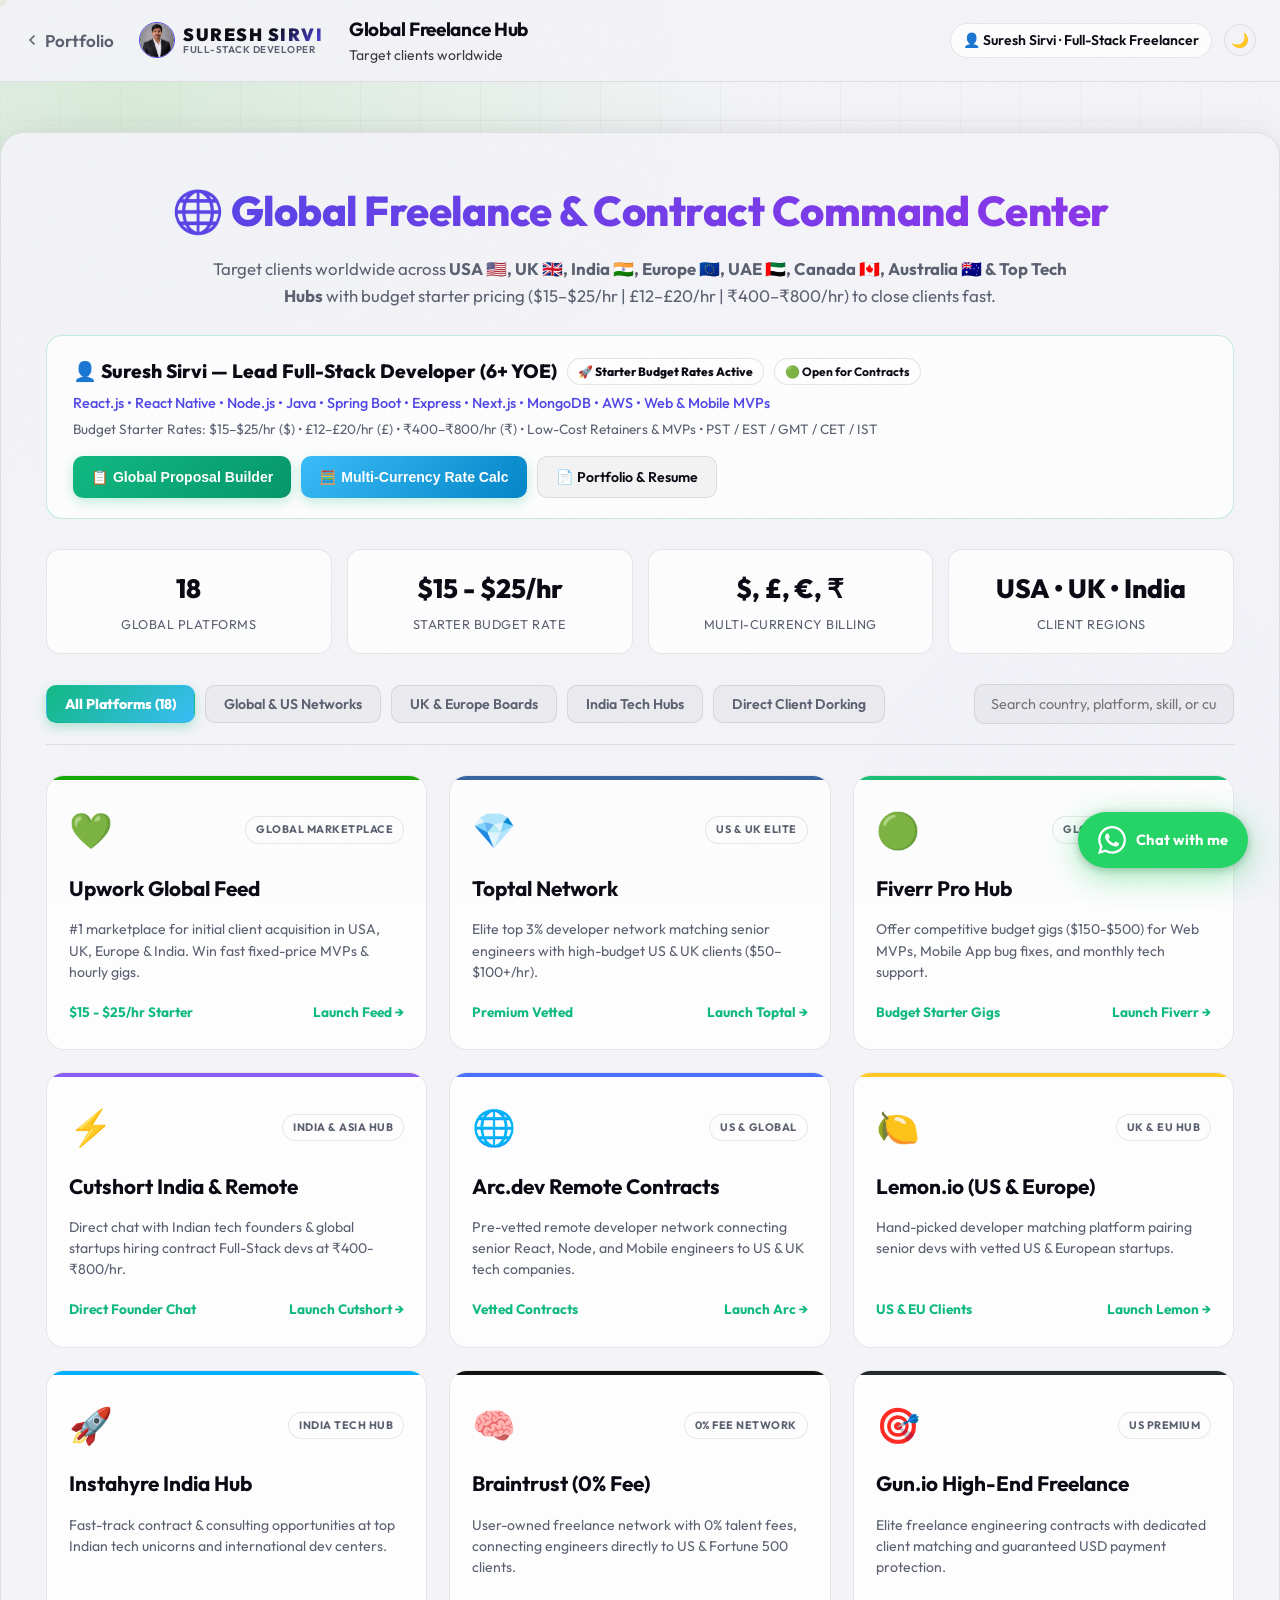
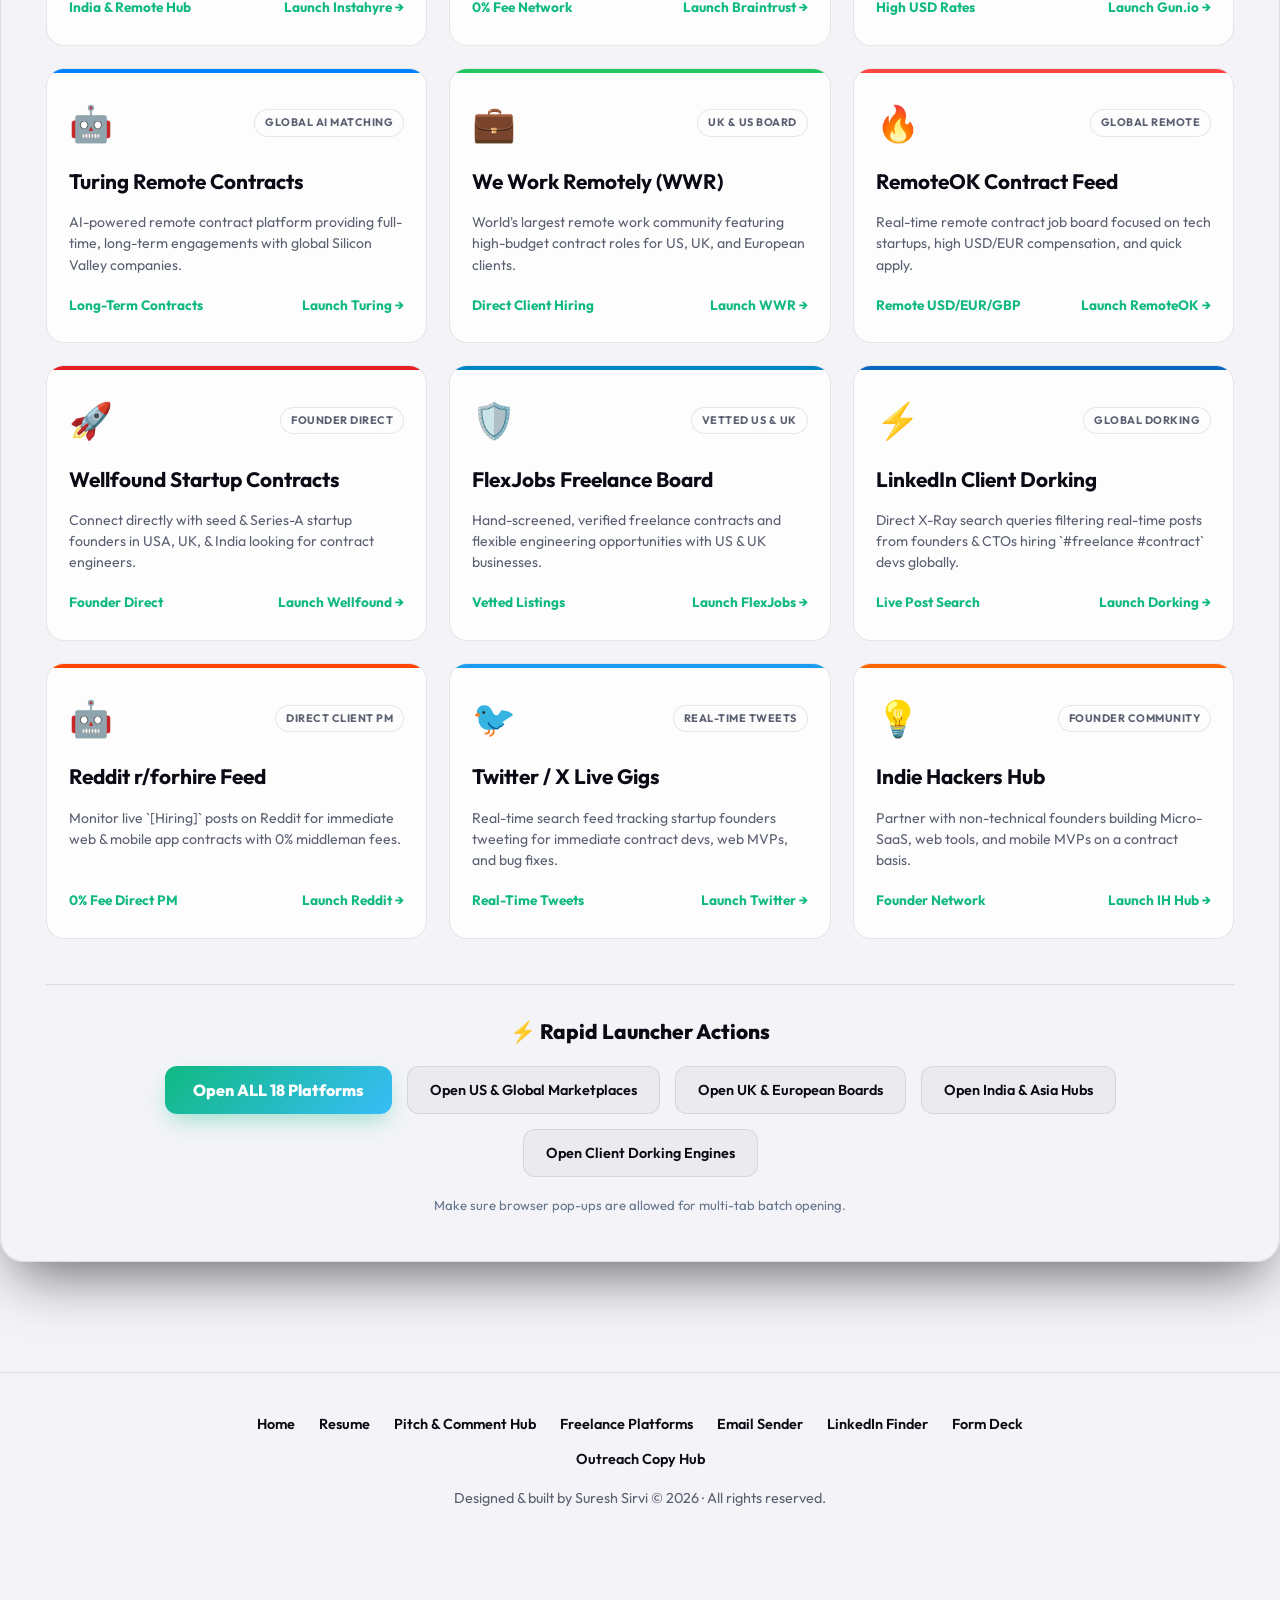
<file: all-freelance-platforms.html>
<!DOCTYPE html>
<html lang="en" class="scroll-smooth" data-theme="dark">
<head>
    <meta charset="UTF-8">
    <meta name="viewport" content="width=device-width, initial-scale=1.0">
    <title>Global Freelance & Contract Command Center | India, USA, UK & Worldwide</title>
    <link rel="stylesheet" href="style.css">
    <link href="https://fonts.googleapis.com/css2?family=Outfit:wght@300;400;500;600;700;800;900&display=swap" rel="stylesheet">
    <style>
        :root {
            
            
            /* Platform Theme Accent Colors */
            --upwork: #14a800;
            --toptal: #3863a0;
            --fiverr: #1dbf73;
            --arc: #4b6fff;
            --lemon: #ffca28;
            --braintrust: #111111;
            --gunio: #24292e;
            --turing: #0081ff;
            --wwr: #22c55e;
            --remoteok: #ff4742;
            --wellfound: #e61e25;
            --flexjobs: #0284c7;
            --linkedin: #0a66c2;
            --reddit: #ff4500;
            --twitter: #1d9bf0;
            --indiehackers: #ff6600;
            --cutshort: #8b5cf6;
            --instahyre: #00b0ff;
        }

        * {
            box-sizing: border-box;
        }

        body {
            font-family: 'Outfit', sans-serif;
      font-size: 16px;
            
            background-color: var(--bg-color);
            background-image: 
                radial-gradient(at 10% 10%, rgba(20, 168, 0, 0.12) 0px, transparent 40%),
                radial-gradient(at 90% 90%, rgba(56, 189, 248, 0.12) 0px, transparent 40%);
            background-attachment: fixed;
            color: var(--text-primary);
            margin: 0;
            padding: 0 0 50px 0;
            
            min-height: 100vh;
        }

        .dashboard {
            background: var(--nav-bg);
            border: 1px solid var(--surface-border);
            border-radius: 24px;
            padding: 45px;
            max-width: 1280px;
            width: 95%;
            margin: 50px auto;
            width: 100%;
            box-shadow: 0 25px 60px -15px rgba(0, 0, 0, 0.6);
            backdrop-filter: blur(12px);
        }

        .header {
            text-align: center;
            margin-bottom: 30px;
        }

        .header h1 {
            margin: 0 0 12px 0;
            font-size: 2.6rem;
            font-weight: 800;
            background: linear-gradient(135deg, var(--accent), var(--accent-sec));
            -webkit-background-clip: text;
            -webkit-text-fill-color: transparent;
            letter-spacing: -0.5px;
        }

        .header p {
            color: var(--text-secondary);
            margin: 0 auto;
            max-width: 860px;
            font-size: 1.05rem;
            line-height: 1.6;
        }

        .candidate-profile-strip {
            background: var(--card-bg);
            border: 1px solid rgba(16, 185, 129, 0.25);
            border-radius: 16px;
            padding: 20px 26px;
            margin-top: 25px;
            display: flex;
            justify-content: space-between;
            align-items: center;
            flex-wrap: wrap;
            gap: 15px;
        }

        .profile-info {
            text-align: left;
        }

        .profile-name {
            font-size: 1.2rem;
            font-weight: 800;
            color: var(--text-primary);
            display: flex;
            align-items: center;
            gap: 10px;
            flex-wrap: wrap;
        }

        .status-badge {
            background: var(--badge-bg);
            color: var(--text-primary);
            border: 1px solid var(--badge-border);
            font-size: 0.75rem;
            padding: 3px 10px;
            border-radius: 20px;
            font-weight: 700;
        }

        .starter-badge {
            background: var(--badge-bg);
            color: var(--text-primary);
            border: 1px solid var(--badge-border);
            font-size: 0.75rem;
            padding: 3px 10px;
            border-radius: 20px;
            font-weight: 800;
        }

        .profile-sub {
            font-size: 0.9rem;
            color: var(--accent);
            margin-top: 5px;
            font-weight: 500;
        }

        .profile-rates {
            font-size: 0.85rem;
            color: var(--text-secondary);
            margin-top: 4px;
        }

        .profile-actions {
            display: flex;
            gap: 10px;
            flex-wrap: wrap;
        }

        .btn-mini {
            background: linear-gradient(135deg, #10b981, #059669);
            color: var(--btn-primary-text);
            border: none;
            padding: 9px 18px;
            border-radius: 10px;
            font-size: 0.88rem;
            font-weight: 800;
            cursor: pointer;
            transition: all 0.2s;
            box-shadow: 0 4px 12px rgba(16, 185, 129, 0.25);
        }

        .btn-mini:hover {
            transform: translateY(-1px);
            box-shadow: 0 6px 16px rgba(16, 185, 129, 0.4);
        }

        .btn-mini-accent {
            background: linear-gradient(135deg, #38bdf8, #0284c7);
            color: var(--btn-primary-text);
        }

        .btn-outline {
            background: var(--btn-secondary-bg);
            color: var(--text-primary);
            border: 1px solid var(--surface-border);
            padding: 9px 18px;
            border-radius: 10px;
            font-size: 0.88rem;
            font-weight: 600;
            text-decoration: none;
            transition: all 0.2s;
        }

        .btn-outline:hover {
            border-color: var(--accent);
            color: var(--accent);
            background: rgba(56, 189, 248, 0.08);
        }

        .stats-bar {
            display: grid;
            grid-template-columns: repeat(auto-fit, minmax(200px, 1fr));
            gap: 15px;
            margin: 30px 0;
        }

        .stat-card {
            background: var(--card-bg);
            border: 1px solid var(--surface-border);
            border-radius: 14px;
            padding: 18px 20px;
            text-align: center;
        }

        .stat-val {
            font-size: 1.65rem;
            font-weight: 800;
            color: var(--text-primary);
        }

        .stat-lbl {
            font-size: 0.8rem;
            color: var(--text-secondary);
            text-transform: uppercase;
            letter-spacing: 0.5px;
            margin-top: 4px;
        }

        /* Filter Controls */
        .controls {
            display: flex;
            justify-content: space-between;
            align-items: center;
            flex-wrap: wrap;
            gap: 15px;
            margin-bottom: 30px;
            border-bottom: 1px solid var(--surface-border);
            padding-bottom: 20px;
        }

        .category-tabs {
            display: flex;
            gap: 10px;
            flex-wrap: wrap;
        }

        .cat-tab {
            background: var(--btn-secondary-bg);
            border: 1px solid var(--surface-border);
            color: var(--text-secondary);
            padding: 9px 18px;
            border-radius: 10px;
            cursor: pointer;
            font-size: 0.88rem;
            font-weight: 600;
            font-family: inherit;
            transition: all 0.2s;
        }

        .cat-tab:hover {
            color: var(--text-primary);
            border-color: #10b981;
        }

        .cat-tab.active {
            background: linear-gradient(135deg, #10b981, #38bdf8);
            color: var(--btn-primary-text);
            font-weight: 800;
            border-color: transparent;
            box-shadow: 0 4px 12px rgba(16, 185, 129, 0.3);
        }

        .search-box {
            position: relative;
            min-width: 260px;
        }

        .search-box input {
            width: 100%;
            background: var(--btn-secondary-bg);
            border: 1px solid var(--surface-border);
            border-radius: 10px;
            padding: 10px 16px;
            color: var(--text-primary);
            font-size: 0.9rem;
            font-family: inherit;
            outline: none;
            transition: border-color 0.2s;
        }

        .search-box input:focus {
            border-color: #10b981;
        }

        /* Grid */
        .grid {
            display: grid;
            grid-template-columns: repeat(auto-fill, minmax(330px, 1fr));
            gap: 22px;
        }

        .platform-card {
            background: var(--card-bg);
            border: 1px solid var(--surface-border);
            border-radius: 18px;
            padding: 26px 22px;
            text-decoration: none;
            color: var(--text-primary);
            transition: all 0.3s cubic-bezier(0.4, 0, 0.2, 1);
            display: flex;
            flex-direction: column;
            gap: 14px;
            position: relative;
            overflow: hidden;
        }

        .platform-card::before {
            content: '';
            position: absolute;
            top: 0;
            left: 0;
            width: 100%;
            height: 4px;
        }

        .card-upwork::before { background: var(--upwork); }
        .card-toptal::before { background: var(--toptal); }
        .card-fiverr::before { background: var(--fiverr); }
        .card-arc::before { background: var(--arc); }
        .card-lemon::before { background: var(--lemon); }
        .card-braintrust::before { background: var(--braintrust); }
        .card-gunio::before { background: var(--gunio); }
        .card-turing::before { background: var(--turing); }
        .card-wwr::before { background: var(--wwr); }
        .card-remoteok::before { background: var(--remoteok); }
        .card-wellfound::before { background: var(--wellfound); }
        .card-flexjobs::before { background: var(--flexjobs); }
        .card-linkedin::before { background: var(--linkedin); }
        .card-reddit::before { background: var(--reddit); }
        .card-twitter::before { background: var(--twitter); }
        .card-indiehackers::before { background: var(--indiehackers); }
        .card-cutshort::before { background: var(--cutshort); }
        .card-instahyre::before { background: var(--instahyre); }

        .platform-card:hover {
            background: var(--btn-secondary-bg);
            transform: translateY(-5px);
            border-color: var(--accent);
            box-shadow: 0 12px 30px -10px rgba(56, 189, 248, 0.3);
        }

        .card-top {
            display: flex;
            align-items: center;
            justify-content: space-between;
        }

        .platform-icon {
            font-size: 2.2rem;
        }

        .badge-cat {
            font-size: 0.68rem;
            font-weight: 700;
            padding: 4px 10px;
            border-radius: 20px;
            background: rgba(255, 255, 255, 0.08);
            color: var(--text-secondary);
            border: 1px solid var(--surface-border);
            text-transform: uppercase;
            letter-spacing: 0.5px;
        }

        .platform-title {
            font-size: 1.3rem;
            font-weight: 700;
            color: var(--text-primary);
        }

        .platform-desc {
            font-size: 0.88rem;
            color: var(--text-secondary);
            line-height: 1.5;
            flex-grow: 1;
        }

        .card-footer {
            display: flex;
            align-items: center;
            justify-content: space-between;
            margin-top: 5px;
            font-size: 0.85rem;
            font-weight: 700;
            color: #10b981;
        }

        .batch-actions {
            margin-top: 45px;
            padding-top: 30px;
            border-top: 1px solid var(--surface-border);
            text-align: center;
            display: flex;
            flex-direction: column;
            align-items: center;
            gap: 18px;
        }

        .batch-btn-group {
            display: flex;
            flex-wrap: wrap;
            gap: 15px;
            justify-content: center;
        }

        .main-btn {
            background: linear-gradient(135deg, #10b981, #38bdf8);
            color: var(--btn-primary-text);
            border: none;
            padding: 14px 28px;
            font-size: 1rem;
            font-weight: 800;
            border-radius: 12px;
            cursor: pointer;
            font-family: inherit;
            transition: transform 0.2s, box-shadow 0.2s;
            box-shadow: 0 10px 25px -5px rgba(16, 185, 129, 0.4);
        }

        .main-btn:hover {
            transform: translateY(-2px);
            box-shadow: 0 15px 30px -5px rgba(16, 185, 129, 0.6);
        }

        .sub-btn {
            background: var(--btn-secondary-bg);
            color: var(--text-primary);
            border: 1px solid var(--surface-border);
            padding: 14px 22px;
            font-size: 0.9rem;
            font-weight: 600;
            border-radius: 12px;
            cursor: pointer;
            font-family: inherit;
            transition: all 0.2s;
        }

        .sub-btn:hover {
            border-color: var(--accent);
            background: rgba(56, 189, 248, 0.1);
        }

        /* Modal styling for Pitch Builder & Rate Calculator */
        .modal-overlay {
            position: fixed;
            top: 0;
            left: 0;
            width: 100vw;
            height: 100vh;
            background: rgba(0, 0, 0, 0.8);
            display: none;
            align-items: center;
            justify-content: center;
            z-index: 9999;
            backdrop-filter: blur(10px);
            padding: 20px;
        }

        .modal-content {
            background: var(--card-bg);
            border: 1px solid var(--surface-border);
            border-radius: 24px;
            padding: 35px;
            max-width: 750px;
            width: 100%;
            max-height: 90vh;
            overflow-y: auto;
            color: var(--text-primary);
            box-shadow: 0 25px 50px rgba(0, 0, 0, 0.8);
        }

        .modal-header {
            display: flex;
            justify-content: space-between;
            align-items: center;
            margin-bottom: 20px;
            border-bottom: 1px solid #334155;
            padding-bottom: 15px;
        }

        .modal-header h3 { margin: 0; font-size: 1.4rem; color: var(--accent); font-weight: 800; }
        .close-modal { cursor: pointer; font-size: 1.8rem; color: var(--text-secondary); line-height: 1; }

        .modal-nav {
            display: flex;
            gap: 10px;
            margin-bottom: 20px;
            flex-wrap: wrap;
        }

        .modal-tab {
            background: rgba(255, 255, 255, 0.05);
            border: 1px solid var(--surface-border);
            color: var(--text-secondary);
            padding: 8px 14px;
            border-radius: 8px;
            font-size: 0.85rem;
            font-weight: 600;
            cursor: pointer;
        }

        .modal-tab.active {
            background: #10b981;
            color: var(--btn-primary-text);
            border-color: #10b981;
            font-weight: 700;
        }

        .field-group {
            display: grid;
            grid-template-columns: repeat(auto-fit, minmax(200px, 1fr));
            gap: 15px;
            margin-bottom: 20px;
        }

        .field-item label {
            display: block;
            font-size: 0.8rem;
            color: var(--text-secondary);
            margin-bottom: 6px;
            text-transform: uppercase;
            letter-spacing: 0.5px;
            font-weight: 700;
        }

        .field-item input, .field-item select {
            width: 100%;
            background: var(--card-bg);
            border: 1px solid #334155;
            border-radius: 8px;
            padding: 10px 12px;
            color: var(--text-primary);
            font-size: 0.9rem;
            font-family: inherit;
            outline: none;
        }

        .field-item input:focus, .field-item select:focus {
            border-color: var(--accent);
        }

        .copy-box {
            background: var(--card-bg);
            border: 1px solid #334155;
            border-radius: 14px;
            padding: 18px;
            font-family: 'Courier New', Courier, monospace;
            font-size: 0.9rem;
            color: #e2e8f0;
            line-height: 1.6;
            margin-bottom: 20px;
            white-space: pre-wrap;
            min-height: 220px;
        }

        .copy-btn {
            background: linear-gradient(135deg, #10b981, #059669);
            color: var(--btn-primary-text);
            border: none;
            padding: 14px 20px;
            border-radius: 12px;
            font-weight: 800;
            font-size: 1rem;
            cursor: pointer;
            width: 100%;
            transition: opacity 0.2s;
        }

        .copy-btn:hover { opacity: 0.9; }

        /* Rate Calculator Grid */
        .calc-grid {
            display: grid;
            grid-template-columns: repeat(auto-fit, minmax(200px, 1fr));
            gap: 15px;
            margin-top: 20px;
        }

        .calc-card {
            background: var(--card-bg);
            border: 1px solid #334155;
            border-radius: 14px;
            padding: 16px;
            text-align: center;
        }

        .calc-val {
            font-size: 1.5rem;
            font-weight: 800;
            color: #10b981;
            margin-top: 5px;
        }

        .calc-lbl {
            font-size: 0.8rem;
            color: var(--text-secondary);
            text-transform: uppercase;
        }
    
        /* ── TOP BAR ── */
        .top-bar {
            background: var(--nav-bg);
            backdrop-filter: blur(16px);
            -webkit-backdrop-filter: blur(16px);
            border-bottom: 1px solid var(--surface-border);
            color: var(--text-primary);
            padding: 14px 24px;
            display: flex;
            align-items: center;
            justify-content: space-between;
            position: sticky;
            top: 0;
            z-index: 100;
        }

        .top-bar-left {
            display: flex;
            align-items: center;
            gap: 10px;
        }

        .top-bar-icon {
            width: 34px; height: 34px;
            background: var(--primary-light);
            color: var(--accent);
            border-radius: 8px;
            display: flex; align-items: center; justify-content: center;
            font-size: 16px;
        }

        .top-bar-title {
            font-size: 19px;
            font-weight: 700;
            letter-spacing: -0.3px;
        }

        .top-bar-sub {
            font-size: 14px;
            opacity: 0.8;
        }

        .profile-badge {
            display: flex;
            align-items: center;
            gap: 8px;
            background: var(--card-bg);
            border: 1px solid var(--surface-border);
            border-radius: 20px;
            padding: 5px 12px;
            font-size: 14px;
            font-weight: 600;
            color: var(--text-primary);
        }
        
        .btn-theme {
            background: transparent;
            border: 1px solid var(--surface-border);
            color: var(--text-secondary);
            width: 32px; height: 32px; padding: 0;
            border-radius: 50%; display: flex; align-items: center; justify-content: center;
            font-size: 0.9rem;
            cursor: pointer;
        }
        .btn-theme:hover { border-color: var(--accent); color: var(--accent); }

        @media (max-width: 768px) {
            .dashboard { padding: 25px; margin: 30px auto; width: 92%; border-radius: 18px; }
            .header { flex-direction: column; align-items: flex-start; gap: 15px; }
            .tabs { overflow-x: auto; white-space: nowrap; width: 100%; justify-content: flex-start; padding-bottom: 5px; }
            .stat-cards { flex-direction: column; }
            .stat-card { width: 100%; }
            .top-bar { padding: 12px 20px; }
            .platforms-grid { grid-template-columns: 1fr; }
        }

    
        .top-bar-contact { display: flex; align-items: center; justify-content: center; gap: 24px; font-size: 0.9rem; font-weight: 500; }
        .contact-link { color: var(--text-secondary); text-decoration: none; display: flex; align-items: center; gap: 6px; transition: color 0.2s; }
        .contact-link:hover { color: var(--accent); }
        @media (max-width: 768px) { .top-bar-contact { display: none; } }

    </style>

<style id="wa-float-css">
.wa-float {
    position: fixed;
    bottom: 32px;
    right: 32px;
    z-index: 9999;
    display: flex;
    align-items: center;
    gap: 10px;
    padding: 14px 20px;
    background: #25D366;
    color: #fff;
    border-radius: 50px;
    text-decoration: none;
    font-family: 'Outfit', sans-serif, Arial;
    font-size: 0.92rem;
    font-weight: 700;
    letter-spacing: 0.01em;
    box-shadow: 0 8px 32px rgba(37,211,102,0.45), 0 2px 8px rgba(0,0,0,0.25);
    transition: transform 0.3s cubic-bezier(0.4,0,0.2,1), box-shadow 0.3s cubic-bezier(0.4,0,0.2,1);
    overflow: hidden;
}
.wa-float::before {
    content: '';
    position: absolute;
    inset: -4px;
    border-radius: 50px;
    border: 2px solid rgba(37,211,102,0.5);
    animation: wa-pulse 2.5s ease-out infinite;
    pointer-events: none;
}
@keyframes wa-pulse {
    0%   { transform: scale(1);    opacity: 0.7; }
    70%  { transform: scale(1.18); opacity: 0;   }
    100% { transform: scale(1.18); opacity: 0;   }
}
.wa-float:hover {
    transform: translateY(-5px) scale(1.04);
    box-shadow: 0 16px 48px rgba(37,211,102,0.55), 0 4px 12px rgba(0,0,0,0.3);
}
.wa-float svg { flex-shrink: 0; transition: transform 0.3s ease; }
.wa-float:hover svg { transform: rotate(-8deg) scale(1.1); }
.wa-float-label { white-space: nowrap; }
@media (max-width: 480px) {
    .wa-float { bottom: 20px; right: 16px; padding: 14px; border-radius: 50%; width: 56px; height: 56px; justify-content: center; }
    .wa-float-label { display: none; }
}
</style>

</head>
<body>
    <div class="custom-cursor"></div>
    
    <!-- TOP BAR -->
    <div class="top-bar">
        <div class="top-bar-left">
            <a href="index.html" style="color:var(--text-secondary); text-decoration:none; display:flex; align-items:center; gap:5px; margin-right:15px; font-weight:600; font-size:17px; transition:color 0.2s;" onmouseover="this.style.color='var(--accent)'" onmouseout="this.style.color='var(--text-secondary)'">
                <svg xmlns="http://www.w3.org/2000/svg" width="16" height="16" viewBox="0 0 24 24" fill="none" stroke="currentColor" stroke-width="2.5" stroke-linecap="round" stroke-linejoin="round"><polyline points="15 18 9 12 15 6"/></svg>
                Portfolio
            </a>
            <a href="index.html" class="logo" style="margin-right: 16px;">
                <img src="profile.png" alt="Suresh Sirvi Logo" class="nav-profile-img">
                <div class="logo-text-block">
                    <span class="logo-name">SURESH SIRVI</span>
                    <span class="logo-role">Full-Stack Developer</span>
                </div>
            </a>
            <div>
                <div class="top-bar-title">Global Freelance Hub</div>
                <div class="top-bar-sub">Target clients worldwide</div>
            </div>
        </div>
        <div style="display:flex; align-items:center; gap:12px;">
            <div class="profile-badge">
                👤 Suresh Sirvi · Full-Stack Freelancer
            </div>
            <button class="btn-theme" id="theme-btn" onclick="toggleTheme()" aria-label="Toggle theme">🌙</button>
        </div>
    </div>

    <div class="noise-overlay"></div>
    <div class="grid-bg"></div>

    <div class="dashboard">
        <div class="header">
            <h1>🌐 Global Freelance & Contract Command Center</h1>
            <p>Target clients worldwide across <strong>USA 🇺🇸, UK 🇬🇧, India 🇮🇳, Europe 🇪🇺, UAE 🇦🇪, Canada 🇨🇦, Australia 🇦🇺 & Top Tech Hubs</strong> with budget starter pricing ($15–$25/hr | £12–£20/hr | ₹400–₹800/hr) to close clients fast.</p>
            
            <div class="candidate-profile-strip">
                <div class="profile-info">
                    <div class="profile-name">
                        👤 Suresh Sirvi — Lead Full-Stack Developer (6+ YOE)
                        <span class="starter-badge">🚀 Starter Budget Rates Active</span>
                        <span class="status-badge">🟢 Open for Contracts</span>
                    </div>
                    <div class="profile-sub">React.js • React Native • Node.js • Java • Spring Boot • Express • Next.js • MongoDB • AWS • Web & Mobile MVPs</div>
                    <div class="profile-rates">Budget Starter Rates: $15–$25/hr ($) • £12–£20/hr (£) • ₹400–₹800/hr (₹) • Low-Cost Retainers & MVPs • PST / EST / GMT / CET / IST</div>
                </div>
                <div class="profile-actions">
                    <button class="btn-mini" onclick="openPitchModal()">📋 Global Proposal Builder</button>
                    <button class="btn-mini btn-mini-accent" onclick="openCalcModal()">🧮 Multi-Currency Rate Calc</button>
                    <a href="../Resume.md" target="_blank" class="btn-outline">📄 Portfolio & Resume</a>
                </div>
            </div>
        </div>

        <div class="stats-bar">
            <div class="stat-card">
                <div class="stat-val">18</div>
                <div class="stat-lbl">Global Platforms</div>
            </div>
            <div class="stat-card">
                <div class="stat-val">$15 - $25/hr</div>
                <div class="stat-lbl">Starter Budget Rate</div>
            </div>
            <div class="stat-card">
                <div class="stat-val">$, £, €, ₹</div>
                <div class="stat-lbl">Multi-Currency Billing</div>
            </div>
            <div class="stat-card">
                <div class="stat-val">USA • UK • India</div>
                <div class="stat-lbl">Client Regions</div>
            </div>
        </div>

        <div class="controls">
            <div class="category-tabs">
                <button class="cat-tab active" onclick="filterCategory('all', this)">All Platforms (18)</button>
                <button class="cat-tab" onclick="filterCategory('global', this)">Global & US Networks</button>
                <button class="cat-tab" onclick="filterCategory('uk_eu', this)">UK & Europe Boards</button>
                <button class="cat-tab" onclick="filterCategory('india', this)">India Tech Hubs</button>
                <button class="cat-tab" onclick="filterCategory('outreach', this)">Direct Client Dorking</button>
            </div>
            <div class="search-box">
                <input type="text" id="searchInput" onkeyup="searchCards()" placeholder="Search country, platform, skill, or currency...">
            </div>
        </div>

        <div class="grid" id="platformGrid">
            <!-- 1. Upwork Global -->
            <a href="https://www.upwork.com/nx/search/jobs/?q=react%20node%20full%20stack%20mobile&sort=recency" target="_blank" class="platform-card card-upwork" data-category="global" data-keywords="upwork global freelance USA UK europe india fixed price hourly client contracts react node fullstack mobile app">
                <div class="card-top">
                    <div class="platform-icon">💚</div>
                    <span class="badge-cat">Global Marketplace</span>
                </div>
                <div class="platform-title">Upwork Global Feed</div>
                <div class="platform-desc">#1 marketplace for initial client acquisition in USA, UK, Europe & India. Win fast fixed-price MVPs & hourly gigs.</div>
                <div class="card-footer">
                    <span>$15 - $25/hr Starter</span>
                    <span>Launch Feed →</span>
                </div>
            </a>

            <!-- 2. Toptal Network -->
            <a href="https://www.toptal.com/freelance-jobs" target="_blank" class="platform-card card-toptal" data-category="global" data-keywords="toptal top 3 percent elite developers USA UK europe senior react native full stack contract $50-$100/hr">
                <div class="card-top">
                    <div class="platform-icon">💎</div>
                    <span class="badge-cat">US & UK Elite</span>
                </div>
                <div class="platform-title">Toptal Network</div>
                <div class="platform-desc">Elite top 3% developer network matching senior engineers with high-budget US & UK clients ($50–$100+/hr).</div>
                <div class="card-footer">
                    <span>Premium Vetted</span>
                    <span>Launch Toptal →</span>
                </div>
            </a>

            <!-- 3. Fiverr Pro -->
            <a href="https://www.fiverr.com/gigs/react-developer" target="_blank" class="platform-card card-fiverr" data-category="global" data-keywords="fiverr pro productized services full web app mvp mobile app bug fixing high ticket retainer global USA UK">
                <div class="card-top">
                    <div class="platform-icon">🟢</div>
                    <span class="badge-cat">Global Marketplace</span>
                </div>
                <div class="platform-title">Fiverr Pro Hub</div>
                <div class="platform-desc">Offer competitive budget gigs ($150-$500) for Web MVPs, Mobile App bug fixes, and monthly tech support.</div>
                <div class="card-footer">
                    <span>Budget Starter Gigs</span>
                    <span>Launch Fiverr →</span>
                </div>
            </a>

            <!-- 4. Cutshort (India & International) -->
            <a href="https://cutshort.io/jobs/full-stack-developer-jobs" target="_blank" class="platform-card card-cutshort" data-category="india" data-keywords="cutshort india bangalore startups founders CTO chat direct contract fullstack react node">
                <div class="card-top">
                    <div class="platform-icon">⚡</div>
                    <span class="badge-cat">India & Asia Hub</span>
                </div>
                <div class="platform-title">Cutshort India & Remote</div>
                <div class="platform-desc">Direct chat with Indian tech founders & global startups hiring contract Full-Stack devs at ₹400-₹800/hr.</div>
                <div class="card-footer">
                    <span>Direct Founder Chat</span>
                    <span>Launch Cutshort →</span>
                </div>
            </a>

            <!-- 5. Arc.dev -->
            <a href="https://arc.dev/developer-jobs" target="_blank" class="platform-card card-arc" data-category="global" data-keywords="arc dev remote contract jobs vetted developers US UK europe startups full stack react native node">
                <div class="card-top">
                    <div class="platform-icon">🌐</div>
                    <span class="badge-cat">US & Global</span>
                </div>
                <div class="platform-title">Arc.dev Remote Contracts</div>
                <div class="platform-desc">Pre-vetted remote developer network connecting senior React, Node, and Mobile engineers to US & UK tech companies.</div>
                <div class="card-footer">
                    <span>Vetted Contracts</span>
                    <span>Launch Arc →</span>
                </div>
            </a>

            <!-- 6. Lemon.io -->
            <a href="https://lemon.io/for-developers/" target="_blank" class="platform-card card-lemon" data-category="uk_eu" data-keywords="lemon io startup freelance contract US EU UK clients react node developer $35-$75/hr">
                <div class="card-top">
                    <div class="platform-icon">🍋</div>
                    <span class="badge-cat">UK & EU Hub</span>
                </div>
                <div class="platform-title">Lemon.io (US & Europe)</div>
                <div class="platform-desc">Hand-picked developer matching platform pairing senior devs with vetted US & European startups.</div>
                <div class="card-footer">
                    <span>US & EU Clients</span>
                    <span>Launch Lemon →</span>
                </div>
            </a>

            <!-- 7. Instahyre India -->
            <a href="https://www.instahyre.com/search-jobs/?query=full+stack+developer" target="_blank" class="platform-card card-instahyre" data-category="india" data-keywords="instahyre india fast track unicorns AI match bangalore contract full stack react node">
                <div class="card-top">
                    <div class="platform-icon">🚀</div>
                    <span class="badge-cat">India Tech Hub</span>
                </div>
                <div class="platform-title">Instahyre India Hub</div>
                <div class="platform-desc">Fast-track contract & consulting opportunities at top Indian tech unicorns and international dev centers.</div>
                <div class="card-footer">
                    <span>India & Remote Hub</span>
                    <span>Launch Instahyre →</span>
                </div>
            </a>

            <!-- 8. Braintrust -->
            <a href="https://www.usebraintrust.com/jobs" target="_blank" class="platform-card card-braintrust" data-category="global" data-keywords="braintrust web3 decentralized 0 percent commission talent fee enterprise clients google nike NASA USA global">
                <div class="card-top">
                    <div class="platform-icon">🧠</div>
                    <span class="badge-cat">0% Fee Network</span>
                </div>
                <div class="platform-title">Braintrust (0% Fee)</div>
                <div class="platform-desc">User-owned freelance network with 0% talent fees, connecting engineers directly to US & Fortune 500 clients.</div>
                <div class="card-footer">
                    <span>0% Fee Network</span>
                    <span>Launch Braintrust →</span>
                </div>
            </a>

            <!-- 9. Gun.io -->
            <a href="https://www.gun.io/" target="_blank" class="platform-card card-gunio" data-category="global" data-keywords="gun.io premium freelance engineering contracts enterprise clients high hourly rates USA UK">
                <div class="card-top">
                    <div class="platform-icon">🎯</div>
                    <span class="badge-cat">US Premium</span>
                </div>
                <div class="platform-title">Gun.io High-End Freelance</div>
                <div class="platform-desc">Elite freelance engineering contracts with dedicated client matching and guaranteed USD payment protection.</div>
                <div class="card-footer">
                    <span>High USD Rates</span>
                    <span>Launch Gun.io →</span>
                </div>
            </a>

            <!-- 10. Turing -->
            <a href="https://www.turing.com/jobs" target="_blank" class="platform-card card-turing" data-category="global" data-keywords="turing ai talent matching long term remote contracts US dollar payout full time contract global india USA">
                <div class="card-top">
                    <div class="platform-icon">🤖</div>
                    <span class="badge-cat">Global AI Matching</span>
                </div>
                <div class="platform-title">Turing Remote Contracts</div>
                <div class="platform-desc">AI-powered remote contract platform providing full-time, long-term engagements with global Silicon Valley companies.</div>
                <div class="card-footer">
                    <span>Long-Term Contracts</span>
                    <span>Launch Turing →</span>
                </div>
            </a>

            <!-- 11. We Work Remotely -->
            <a href="https://weworkremotely.com/categories/remote-full-stack-programming-jobs" target="_blank" class="platform-card card-wwr" data-category="uk_eu" data-keywords="we work remotely wwr remote contract full stack react node app developer US UK Europe global">
                <div class="card-top">
                    <div class="platform-icon">💼</div>
                    <span class="badge-cat">UK & US Board</span>
                </div>
                <div class="platform-title">We Work Remotely (WWR)</div>
                <div class="platform-desc">World's largest remote work community featuring high-budget contract roles for US, UK, and European clients.</div>
                <div class="card-footer">
                    <span>Direct Client Hiring</span>
                    <span>Launch WWR →</span>
                </div>
            </a>

            <!-- 12. RemoteOK Contracts -->
            <a href="https://remoteok.com/remote-contract-jobs" target="_blank" class="platform-card card-remoteok" data-category="uk_eu" data-keywords="remoteok contract jobs freelance software engineering USD EUR GBP payments instant apply global">
                <div class="card-top">
                    <div class="platform-icon">🔥</div>
                    <span class="badge-cat">Global Remote</span>
                </div>
                <div class="platform-title">RemoteOK Contract Feed</div>
                <div class="platform-desc">Real-time remote contract job board focused on tech startups, high USD/EUR compensation, and quick apply.</div>
                <div class="card-footer">
                    <span>Remote USD/EUR/GBP</span>
                    <span>Launch RemoteOK →</span>
                </div>
            </a>

            <!-- 13. Wellfound Startup Contracts -->
            <a href="https://wellfound.com/jobs?job_types[]=contract" target="_blank" class="platform-card card-wellfound" data-category="global" data-keywords="wellfound angellist contract startup founder equity hourly rate mvp build USA India UK">
                <div class="card-top">
                    <div class="platform-icon">🚀</div>
                    <span class="badge-cat">Founder Direct</span>
                </div>
                <div class="platform-title">Wellfound Startup Contracts</div>
                <div class="platform-desc">Connect directly with seed & Series-A startup founders in USA, UK, & India looking for contract engineers.</div>
                <div class="card-footer">
                    <span>Founder Direct</span>
                    <span>Launch Wellfound →</span>
                </div>
            </a>

            <!-- 14. FlexJobs -->
            <a href="https://www.flexjobs.com/search?search=full+stack+developer&job_type%5B%5D=Freelance" target="_blank" class="platform-card card-flexjobs" data-category="global" data-keywords="flexjobs vetted freelance tech contract roles part time full time contract scam free USA UK">
                <div class="card-top">
                    <div class="platform-icon">🛡️</div>
                    <span class="badge-cat">Vetted US & UK</span>
                </div>
                <div class="platform-title">FlexJobs Freelance Board</div>
                <div class="platform-desc">Hand-screened, verified freelance contracts and flexible engineering opportunities with US & UK businesses.</div>
                <div class="card-footer">
                    <span>Vetted Listings</span>
                    <span>Launch FlexJobs →</span>
                </div>
            </a>

            <!-- 15. LinkedIn Client Dorking -->
            <a href="https://www.linkedin.com/search/results/content/?keywords=%22hiring%22%20AND%20(%22freelance%22%20OR%20%22contract%22)%20AND%20(%22React%22%20OR%20%22Node%22%20OR%20%22Full%20Stack%22)&origin=GLOBAL_SEARCH_HEADER&sortBy=%22date_posted%22" target="_blank" class="platform-card card-linkedin" data-category="outreach" data-keywords="linkedin client dorking hiring freelance contract react node fullstack outreach DM direct founder USA UK India">
                <div class="card-top">
                    <div class="platform-icon">⚡</div>
                    <span class="badge-cat">Global Dorking</span>
                </div>
                <div class="platform-title">LinkedIn Client Dorking</div>
                <div class="platform-desc">Direct X-Ray search queries filtering real-time posts from founders & CTOs hiring `#freelance #contract` devs globally.</div>
                <div class="card-footer">
                    <span>Live Post Search</span>
                    <span>Launch Dorking →</span>
                </div>
            </a>

            <!-- 16. Reddit r/forhire -->
            <a href="https://www.reddit.com/r/forhire/search/?q=flair%3AHiring%20(React%20OR%20Node%20OR%20Developer)&restrict_sr=1&sort=new" target="_blank" class="platform-card card-reddit" data-category="outreach" data-keywords="reddit r forhire hiring post client proposal direct PM web mobile app dev USA UK EU India">
                <div class="card-top">
                    <div class="platform-icon">🤖</div>
                    <span class="badge-cat">Direct Client PM</span>
                </div>
                <div class="platform-title">Reddit r/forhire Feed</div>
                <div class="platform-desc">Monitor live `[Hiring]` posts on Reddit for immediate web & mobile app contracts with 0% middleman fees.</div>
                <div class="card-footer">
                    <span>0% Fee Direct PM</span>
                    <span>Launch Reddit →</span>
                </div>
            </a>

            <!-- 17. Twitter / X Tech Gigs -->
            <a href="https://twitter.com/search?q=hiring%20(freelance%20OR%20contract)%20(react%20OR%20node%20OR%20fullstack)&f=live" target="_blank" class="platform-card card-twitter" data-category="outreach" data-keywords="twitter x tech gigs hiring freelance contract react node mobile app startup founder DM global USA UK">
                <div class="card-top">
                    <div class="platform-icon">🐦</div>
                    <span class="badge-cat">Real-Time Tweets</span>
                </div>
                <div class="platform-title">Twitter / X Live Gigs</div>
                <div class="platform-desc">Real-time search feed tracking startup founders tweeting for immediate contract devs, web MVPs, and bug fixes.</div>
                <div class="card-footer">
                    <span>Real-Time Tweets</span>
                    <span>Launch Twitter →</span>
                </div>
            </a>

            <!-- 18. Indie Hackers -->
            <a href="https://www.indiehackers.com/groups/looking-for-developers" target="_blank" class="platform-card card-indiehackers" data-category="outreach" data-keywords="indie hackers founder tech partner contract dev MVP build micro saas react node mobile USA UK India">
                <div class="card-top">
                    <div class="platform-icon">💡</div>
                    <span class="badge-cat">Founder Community</span>
                </div>
                <div class="platform-title">Indie Hackers Hub</div>
                <div class="platform-desc">Partner with non-technical founders building Micro-SaaS, web tools, and mobile MVPs on a contract basis.</div>
                <div class="card-footer">
                    <span>Founder Network</span>
                    <span>Launch IH Hub →</span>
                </div>
            </a>
        </div>

        <div class="batch-actions">
            <h3 style="margin: 0; color: var(--text-primary); font-size: 1.3rem; font-weight: 800;">⚡ Rapid Launcher Actions</h3>
            <div class="batch-btn-group">
                <button class="main-btn" onclick="openAllPlatforms()">Open ALL 18 Platforms</button>
                <button class="sub-btn" onclick="openBatch(['https://www.upwork.com/nx/search/jobs/?q=react%20node%20full%20stack%20mobile&sort=recency', 'https://www.toptal.com/freelance-jobs', 'https://www.fiverr.com/gigs/react-developer', 'https://arc.dev/developer-jobs'])">Open US & Global Marketplaces</button>
                <button class="sub-btn" onclick="openBatch(['https://lemon.io/for-developers/', 'https://weworkremotely.com/categories/remote-full-stack-programming-jobs', 'https://remoteok.com/remote-contract-jobs', 'https://www.flexjobs.com/search?search=full+stack+developer&job_type%5B%5D=Freelance'])">Open UK & European Boards</button>
                <button class="sub-btn" onclick="openBatch(['https://cutshort.io/jobs/full-stack-developer-jobs', 'https://www.instahyre.com/search-jobs/?query=full+stack+developer', 'https://wellfound.com/jobs?job_types[]=contract'])">Open India & Asia Hubs</button>
                <button class="sub-btn" onclick="openBatch(['https://www.linkedin.com/search/results/content/?keywords=%22hiring%22%20AND%20(%22freelance%22%20OR%20%22contract%22)%20AND%20(%22React%22%20OR%20%22Node%22%20OR%20%22Full%20Stack%22)&origin=GLOBAL_SEARCH_HEADER&sortBy=%22date_posted%22', 'https://www.reddit.com/r/forhire/search/?q=flair%3AHiring%20(React%20OR%20Node%20OR%20Developer)&restrict_sr=1&sort=new', 'https://twitter.com/search?q=hiring%20(freelance%20OR%20contract)%20(react%20OR%20node%20OR%20fullstack)&f=live', 'https://www.indiehackers.com/groups/looking-for-developers'])">Open Client Dorking Engines</button>
            </div>
            <p style="font-size: 0.82rem; color: #64748b; margin: 0;">Make sure browser pop-ups are allowed for multi-tab batch opening.</p>
        </div>
    </div>

    <!-- Modal 1: Client Proposal & Pitch Builder -->
    <div class="modal-overlay" id="pitchModal">
        <div class="modal-content">
            <div class="modal-header">
                <h3>📋 High-Converting Global Proposal Builder</h3>
                <span class="close-modal" onclick="closePitchModal()">×</span>
            </div>
            
            <div class="modal-nav">
                <button class="modal-tab active" onclick="switchPitchTemplate('upwork', this)">Upwork Cover Letter</button>
                <button class="modal-tab" onclick="switchPitchTemplate('cold', this)">Cold Client Email / DM</button>
                <button class="modal-tab" onclick="switchPitchTemplate('retainer', this)">Monthly Retainer Pitch</button>
                <button class="modal-tab" onclick="switchPitchTemplate('mvp', this)">Fixed MVP Proposal</button>
            </div>

            <div class="field-group">
                <div class="field-item">
                    <label>Pricing Strategy</label>
                    <select id="pitchTier" onchange="updatePitchText()">
                        <option value="starter" selected>🚀 Starter Budget Rate (Fast Client Win)</option>
                        <option value="standard">💎 Standard Senior Rate</option>
                    </select>
                </div>
                <div class="field-item">
                    <label>Target Region</label>
                    <select id="pitchRegion" onchange="updatePitchText()">
                        <option value="USA">🇺🇸 USA & North America ($ USD)</option>
                        <option value="UK_EU">🇬🇧 UK & Europe (£ GBP / € EUR)</option>
                        <option value="India">🇮🇳 India & Domestic (₹ INR)</option>
                        <option value="Global" selected>🌐 Global / Worldwide (Multi-Currency)</option>
                    </select>
                </div>
                <div class="field-item">
                    <label>Client Name / Business</label>
                    <input type="text" id="pitchClient" value="Alex" oninput="updatePitchText()">
                </div>
                <div class="field-item">
                    <label>Project Scope</label>
                    <input type="text" id="pitchProject" value="Cross-Platform Mobile App & Web MVP" oninput="updatePitchText()">
                </div>
                <div class="field-item">
                    <label>Primary Tech Stack</label>
                    <input type="text" id="pitchStack" value="React.js, Node.js, Java, Spring Boot, WordPress, WooCommerce, Mobile Apps, MongoDB" oninput="updatePitchText()">
                </div>
                <div class="field-item">
                    <label>Delivery Timeline</label>
                    <input type="text" id="pitchTimeline" value="2-3 Weeks" oninput="updatePitchText()">
                </div>
            </div>

            <div class="copy-box" id="pitchOutput">Loading template...</div>
            <button class="copy-btn" id="copyPitchBtn" onclick="copyPitchText()">Copy Pitch to Clipboard</button>
        </div>
    </div>

    <!-- Modal 2: Freelance Rate & Retainer Calculator -->
    <div class="modal-overlay" id="calcModal">
        <div class="modal-content">
            <div class="modal-header">
                <h3>🧮 Multi-Currency Rate & Retainer Calculator</h3>
                <span class="close-modal" onclick="closeCalcModal()">×</span>
            </div>

            <div class="field-group">
                <div class="field-item">
                    <label>Pricing Mode</label>
                    <select id="calcTier" onchange="calculateRates()">
                        <option value="starter" selected>🚀 Starter Budget Rates (Fast Client Win)</option>
                        <option value="standard">💎 Standard Senior Rates</option>
                    </select>
                </div>
                <div class="field-item">
                    <label>Billing Currency</label>
                    <select id="calcCurrency" onchange="calculateRates()">
                        <option value="USD" selected>🇺🇸 USD ($)</option>
                        <option value="GBP">🇬🇧 GBP (£)</option>
                        <option value="EUR">🇪🇺 EUR (€)</option>
                        <option value="INR">🇮🇳 INR (₹)</option>
                    </select>
                </div>
                <div class="field-item">
                    <label>Target Monthly Income</label>
                    <input type="number" id="calcIncome" value="2500" step="250" oninput="calculateRates()">
                </div>
                <div class="field-item">
                    <label>Billable Hours / Week</label>
                    <input type="number" id="calcHours" value="30" step="5" oninput="calculateRates()">
                </div>
            </div>

            <div class="calc-grid">
                <div class="calc-card">
                    <div class="calc-lbl">Starter Base Rate</div>
                    <div class="calc-val" id="resBaseRate">$20 / hr</div>
                </div>
                <div class="calc-card">
                    <div class="calc-lbl">Recommended Rate</div>
                    <div class="calc-val" id="resRecRate">$25 / hr</div>
                </div>
                <div class="calc-card">
                    <div class="calc-lbl">10h/wk Part Retainer</div>
                    <div class="calc-val" id="resRetainer10">$1,000 / mo</div>
                </div>
                <div class="calc-card">
                    <div class="calc-lbl">20h/wk Half Retainer</div>
                    <div class="calc-val" id="resRetainer20">$2,000 / mo</div>
                </div>
                <div class="calc-card">
                    <div class="calc-lbl">40h/wk Full Contract</div>
                    <div class="calc-val" id="resRetainer40">$4,000 / mo</div>
                </div>
                <div class="calc-card">
                    <div class="calc-lbl">2-Week MVP Fixed Price</div>
                    <div class="calc-val" id="resMVPPrice">$1,500</div>
                </div>
            </div>
        </div>
    </div>

    <script>
        const allLinks = [
            "https://www.upwork.com/nx/search/jobs/?q=react%20node%20full%20stack%20mobile&sort=recency",
            "https://www.toptal.com/freelance-jobs",
            "https://www.fiverr.com/gigs/react-developer",
            "https://cutshort.io/jobs/full-stack-developer-jobs",
            "https://arc.dev/developer-jobs",
            "https://lemon.io/for-developers/",
            "https://www.instahyre.com/search-jobs/?query=full+stack+developer",
            "https://www.usebraintrust.com/jobs",
            "https://www.gun.io/",
            "https://www.turing.com/jobs",
            "https://weworkremotely.com/categories/remote-full-stack-programming-jobs",
            "https://remoteok.com/remote-contract-jobs",
            "https://wellfound.com/jobs?job_types[]=contract",
            "https://www.flexjobs.com/search?search=full+stack+developer&job_type%5B%5D=Freelance",
            "https://www.linkedin.com/search/results/content/?keywords=%22hiring%22%20AND%20(%22freelance%22%20OR%20%22contract%22)%20AND%20(%22React%22%20OR%20%22Node%22%20OR%20%22Full%20Stack%22)&origin=GLOBAL_SEARCH_HEADER&sortBy=%22date_posted%22",
            "https://www.reddit.com/r/forhire/search/?q=flair%3AHiring%20(React%20OR%20Node%20OR%20Developer)&restrict_sr=1&sort=new",
            "https://twitter.com/search?q=hiring%20(freelance%20OR%20contract)%20(react%20OR%20node%20OR%20fullstack)&f=live",
            "https://www.indiehackers.com/groups/looking-for-developers"
        ];

        let currentPitchType = 'upwork';

        function openAllPlatforms() {
            if(confirm('This will open all 18 freelance & contract platform hubs in new tabs. Proceed?')) {
                allLinks.forEach(link => {
                    window.open(link, '_blank');
                });
            }
        }

        function openBatch(links) {
            if(confirm(`Open ${links.length} selected freelance links in new tabs?`)) {
                links.forEach(link => {
                    window.open(link, '_blank');
                });
            }
        }

        function filterCategory(cat, element) {
            document.querySelectorAll('.cat-tab').forEach(t => t.classList.remove('active'));
            element.classList.add('active');

            const cards = document.querySelectorAll('.platform-card');
            cards.forEach(card => {
                if(cat === 'all' || card.dataset.category === cat) {
                    card.style.display = 'flex';
                } else {
                    card.style.display = 'none';
                }
            });
        }

        function searchCards() {
            const query = document.getElementById('searchInput').value.toLowerCase();
            const cards = document.querySelectorAll('.platform-card');
            cards.forEach(card => {
                const text = (card.innerText + " " + (card.dataset.keywords || '')).toLowerCase();
                if(text.includes(query)) {
                    card.style.display = 'flex';
                } else {
                    card.style.display = 'none';
                }
            });
        }

        /* Modal logic */
        function openPitchModal() {
            document.getElementById('pitchModal').style.display = 'flex';
            updatePitchText();
        }

        function closePitchModal() {
            document.getElementById('pitchModal').style.display = 'none';
        }

        function openCalcModal() {
            document.getElementById('calcModal').style.display = 'flex';
            calculateRates();
        }

        function closeCalcModal() {
            document.getElementById('calcModal').style.display = 'none';
        }

        function switchPitchTemplate(type, el) {
            currentPitchType = type;
            document.querySelectorAll('.modal-tab').forEach(tab => tab.classList.remove('active'));
            el.classList.add('active');
            updatePitchText();
        }

        function updatePitchText() {
            const tier = document.getElementById('pitchTier').value || 'starter';
            const region = document.getElementById('pitchRegion').value || 'Global';
            const client = document.getElementById('pitchClient').value || 'there';
            const project = document.getElementById('pitchProject').value || 'Web & Mobile App';
            const stack = document.getElementById('pitchStack').value || 'React.js, Node.js, Java, Spring Boot, WordPress, WooCommerce, Mobile Apps, MongoDB';
            const timeline = document.getElementById('pitchTimeline').value || '2-3 Weeks';

            let rateStr = '$20/hr (Special Starter Client Rate)';
            if (tier === 'starter') {
                rateStr = region === 'USA' ? '$18 - $25/hr' : region === 'UK_EU' ? '£14 - £20/hr' : region === 'India' ? '₹450 - ₹750/hr' : '$18 - $25/hr';
            } else {
                rateStr = region === 'USA' ? '$35 - $50/hr' : region === 'UK_EU' ? '£30 - £45/hr' : region === 'India' ? '₹1,500 - ₹3,000/hr' : '$35 - $55/hr';
            }

            const tzStr = region === 'USA' ? 'PST/EST' : region === 'UK_EU' ? 'GMT/BST/CET' : region === 'India' ? 'Remote Worldwide' : 'PST/EST/GMT/CET/IST (Worldwide Overlap)';

            let output = '';

            if (currentPitchType === 'upwork') {
                output = `Hi ${client},

I saw your posting for a ${project} and I'd love to help you build and deploy this seamlessly.

I am a Lead Full-Stack Developer (6+ years of experience) specializing in ${stack}. I am offering a Special Starter Promotional Rate (${rateStr}) to establish strong long-term client relationships and 5-star reviews on initial projects.

Why work with me?
1. Speed & Clean Code: Modular architectures, secure REST APIs, and clean UI components.
2. Global Timezone Support: Daily updates with smooth overlap across ${tzStr}.
3. Fast Turnaround: Can complete this scope in ${timeline} at an attractive starter rate of ${rateStr}.

Recent Portfolio Highlights:
- Event Booking iOS App: #
- Booking Platform: #
- Productivity Android App: #
- Freelancing Marketplace Web App: #

Would love to hop on a quick 10-minute call or do a quick test task to prove my work quality!

Best regards,
Suresh Sirvi
Full-Stack Developer
Email: sureshsirvi.dev@gmail.com | Phone: +91 8310634421
LinkedIn: https://www.linkedin.com/in/suresh-sirvi-261151428/`;
            } else if (currentPitchType === 'cold') {
                output = `Subject: Freelance Developer for ${project} — Starter Rate Offer

Hi ${client},

I came across your business and noticed you might be building or scaling a ${project}.

I'm Suresh Sirvi, a Senior Full-Stack Developer with 6+ years of hands-on experience working with clients across USA, UK, Europe, India, and global tech hubs. I specialize in ${stack}.

I help founders and engineering teams:
• Build & Launch MVPs fast (${timeline})
• Refactor legacy codebases & optimize app performance
• Integrate REST APIs, payment gateways, and third-party tools

I am currently taking on new freelance projects at an attractive starter rate (${rateStr}) to build new long-term client partnerships. 100% time-zone alignment for ${tzStr}.

Would you be open to a quick 5-minute discovery chat this week?

Best regards,
Suresh Sirvi
Phone: +91 8310634421 | Email: sureshsirvi.dev@gmail.com
LinkedIn: https://www.linkedin.com/in/suresh-sirvi-261151428/`;
            } else if (currentPitchType === 'retainer') {
                output = `Hi ${client},

Hope you're having a great week!

Now that we've discussed updates on ${project}, I wanted to propose transitioning to an ongoing Monthly Engineering Retainer at a budget-friendly starter price.

Proposed Starter Retainer Packages:
- Option A: 10 Hours / Week — Maintenance, bug fixes & minor updates ($500/mo | ₹25,000/mo)
- Option B: 20 Hours / Week — Active feature development & API updates ($1,000/mo | ₹45,000/mo)
- Option C: Dedicated Full-Time (40 Hours/wk) — Full-time contract developer ($1,800/mo | ₹80,000/mo)

Benefits for your business:
• Guaranteed priority turnaround on all urgent tickets at budget pricing
• Seamless continuous delivery & app store maintenance
• Predictable monthly dev budget with overlap across ${tzStr}

Let me know which option aligns best with your roadmap for next month!

Best regards,
Suresh Sirvi`;
            } else if (currentPitchType === 'mvp') {
                output = `FIXED-SCOPE STARTER MVP PROPOSAL

Project: ${project}
Prepared for: ${client}
Target Region: ${region}
Prepared by: Suresh Sirvi (Full-Stack Developer)

1. OBJECTIVE & SCOPE
Building a production-ready, highly responsive ${project} utilizing ${stack}.
• Frontend: Responsive UI components, user auth flows, admin dashboards.
• Mobile: Cross-Platform iOS & Android apps (React Native).
• Backend: Scalable REST APIs, database schemas (MongoDB), payment integrations.

2. TIMELINE & DELIVERABLES
• Phase 1 (Week 1): Architecture, DB schema, auth API & core UI screens.
• Phase 2 (Week 2): Core feature buildout, API integrations, state management.
• Phase 3 (Week 3): Testing, bug fixes, deployment to server & app stores.
Target Completion: ${timeline}

3. INVESTMENT & TERMS
• Starter Fixed Package Fee: ${rateStr}
• Timezone Overlap: ${tzStr}
• Support: 14-day post-launch QA bug fix support included.

Ready to get started? Let me know and I'll send over the agreement!

Best,
Suresh Sirvi`;
            }

            document.getElementById('pitchOutput').innerText = output;
        }

        function copyPitchText() {
            const text = document.getElementById('pitchOutput').innerText;
            navigator.clipboard.writeText(text).then(() => {
                const btn = document.getElementById('copyPitchBtn');
                btn.innerText = '✓ Copied to Clipboard!';
                setTimeout(() => {
                    btn.innerText = 'Copy Pitch to Clipboard';
                }, 2000);
            });
        }

        /* Rate Calculator Logic */
        function calculateRates() {
            const tier = document.getElementById('calcTier').value || 'starter';
            const curr = document.getElementById('calcCurrency').value || 'USD';
            const income = parseFloat(document.getElementById('calcIncome').value) || 2500;
            const hoursPerWeek = parseFloat(document.getElementById('calcHours').value) || 30;

            const sym = curr === 'USD' ? '$' : curr === 'GBP' ? '£' : curr === 'EUR' ? '€' : '₹';
            const weeksPerMonth = 4.33;

            let baseRate = 0;
            let recRate = 0;

            if (tier === 'starter') {
                baseRate = curr === 'INR' ? 450 : curr === 'GBP' ? 14 : curr === 'EUR' ? 16 : 18;
                recRate = curr === 'INR' ? 650 : curr === 'GBP' ? 18 : curr === 'EUR' ? 20 : 22;
            } else {
                baseRate = curr === 'INR' ? 1500 : curr === 'GBP' ? 30 : curr === 'EUR' ? 35 : 40;
                recRate = curr === 'INR' ? 2200 : curr === 'GBP' ? 40 : curr === 'EUR' ? 45 : 50;
            }

            const retainer10 = Math.round(recRate * 10 * weeksPerMonth);
            const retainer20 = Math.round(recRate * 20 * weeksPerMonth);
            const retainer40 = Math.round(recRate * 40 * weeksPerMonth);
            const mvpPrice = Math.round(recRate * 40);

            document.getElementById('resBaseRate').innerText = `${sym}${baseRate.toLocaleString()} / hr`;
            document.getElementById('resRecRate').innerText = `${sym}${recRate.toLocaleString()} / hr`;
            document.getElementById('resRetainer10').innerText = `${sym}${retainer10.toLocaleString()} / mo`;
            document.getElementById('resRetainer20').innerText = `${sym}${retainer20.toLocaleString()} / mo`;
            document.getElementById('resRetainer40').innerText = `${sym}${retainer40.toLocaleString()} / mo`;
            document.getElementById('resMVPPrice').innerText = `${sym}${mvpPrice.toLocaleString()}`;
        }
    </script>

    <footer>

        <div class="container">
            <div class="footer-bottom">
                <div class="footer-links" style="display:flex; justify-content:center; gap:24px; margin-bottom:16px; flex-wrap:wrap; max-width:900px; margin-left:auto; margin-right:auto; row-gap:12px;">
                    <a target="_blank" href="index.html" style="color:var(--text-primary, #fff); font-weight:600; text-decoration:none; transition:color 0.2s;">Home</a>
                    <a target="_blank" href="resume.html" style="color:var(--text-primary, #fff); font-weight:600; text-decoration:none; transition:color 0.2s;">Resume</a>
                    <a target="_blank" href="pitch-comment.html" style="color:var(--text-primary, #fff); font-weight:600; text-decoration:none; transition:color 0.2s;">Pitch &amp; Comment Hub</a>
                    <a target="_blank" href="all-freelance-platforms.html" style="color:var(--text-primary, #fff); font-weight:600; text-decoration:none; transition:color 0.2s;">Freelance Platforms</a>
                    <a target="_blank" href="email-sender-extension.html" style="color:var(--text-primary, #fff); font-weight:600; text-decoration:none; transition:color 0.2s;">Email Sender</a>
                    <a target="_blank" href="find-freelancers-clinets-and-work-on-linkdin.html" style="color:var(--text-primary, #fff); font-weight:600; text-decoration:none; transition:color 0.2s;">LinkedIn Finder</a>
                    <a target="_blank" href="form-deck-extension.html" style="color:var(--text-primary, #fff); font-weight:600; text-decoration:none; transition:color 0.2s;">Form Deck</a>
                    <a target="_blank" href="outreach-copy-hub-extension.html" style="color:var(--text-primary, #fff); font-weight:600; text-decoration:none; transition:color 0.2s;">Outreach Copy Hub</a>
                </div>
                <p>Designed &amp; built by Suresh Sirvi &copy; 2026 · All rights reserved.</p>
            </div>
        </div>
    </footer>



    <script src="script.js"></script>

    <!-- Floating WhatsApp Button -->
    <a href="https://wa.me/918310634421?text=Hi%20Suresh%2C%20I%27d%20like%20to%20discuss%20a%20project%20with%20you." target="_blank" rel="noopener" id="wa-float" class="wa-float" aria-label="Chat on WhatsApp" title="Chat on WhatsApp">
        <svg xmlns="http://www.w3.org/2000/svg" width="28" height="28" viewBox="0 0 24 24" fill="currentColor"><path d="M17.472 14.382c-.297-.149-1.758-.867-2.03-.967-.273-.099-.471-.148-.67.15-.197.297-.767.966-.94 1.164-.173.199-.347.223-.644.075-.297-.15-1.255-.463-2.39-1.475-.883-.788-1.48-1.761-1.653-2.059-.173-.297-.018-.458.13-.606.134-.133.298-.347.446-.52.149-.174.198-.298.298-.497.099-.198.05-.371-.025-.52-.075-.149-.669-1.612-.916-2.207-.242-.579-.487-.5-.669-.51-.173-.008-.371-.01-.57-.01-.198 0-.52.074-.792.372-.272.297-1.04 1.016-1.04 2.479 0 1.462 1.065 2.875 1.213 3.074.149.198 2.096 3.2 5.077 4.487.709.306 1.262.489 1.694.625.712.227 1.36.195 1.871.118.571-.085 1.758-.719 2.006-1.413.248-.694.248-1.289.173-1.413-.074-.124-.272-.198-.57-.347m-5.421 7.403h-.004a9.87 9.87 0 0 1-5.031-1.378l-.361-.214-3.741.982.998-3.648-.235-.374a9.86 9.86 0 0 1-1.51-5.26c.001-5.45 4.436-9.884 9.888-9.884 2.64 0 5.122 1.03 6.988 2.898a9.825 9.825 0 0 1 2.893 6.994c-.003 5.45-4.437 9.884-9.885 9.884m8.413-18.297A11.815 11.815 0 0 0 12.05 0C5.495 0 .16 5.335.157 11.892c0 2.096.547 4.142 1.588 5.945L.057 24l6.305-1.654a11.882 11.882 0 0 0 5.683 1.448h.005c6.554 0 11.89-5.335 11.893-11.893a11.821 11.821 0 0 0-3.48-8.413z"/></svg>
        <span class="wa-float-label">Chat with me</span>
    </a>

</body>
</html>
</file>
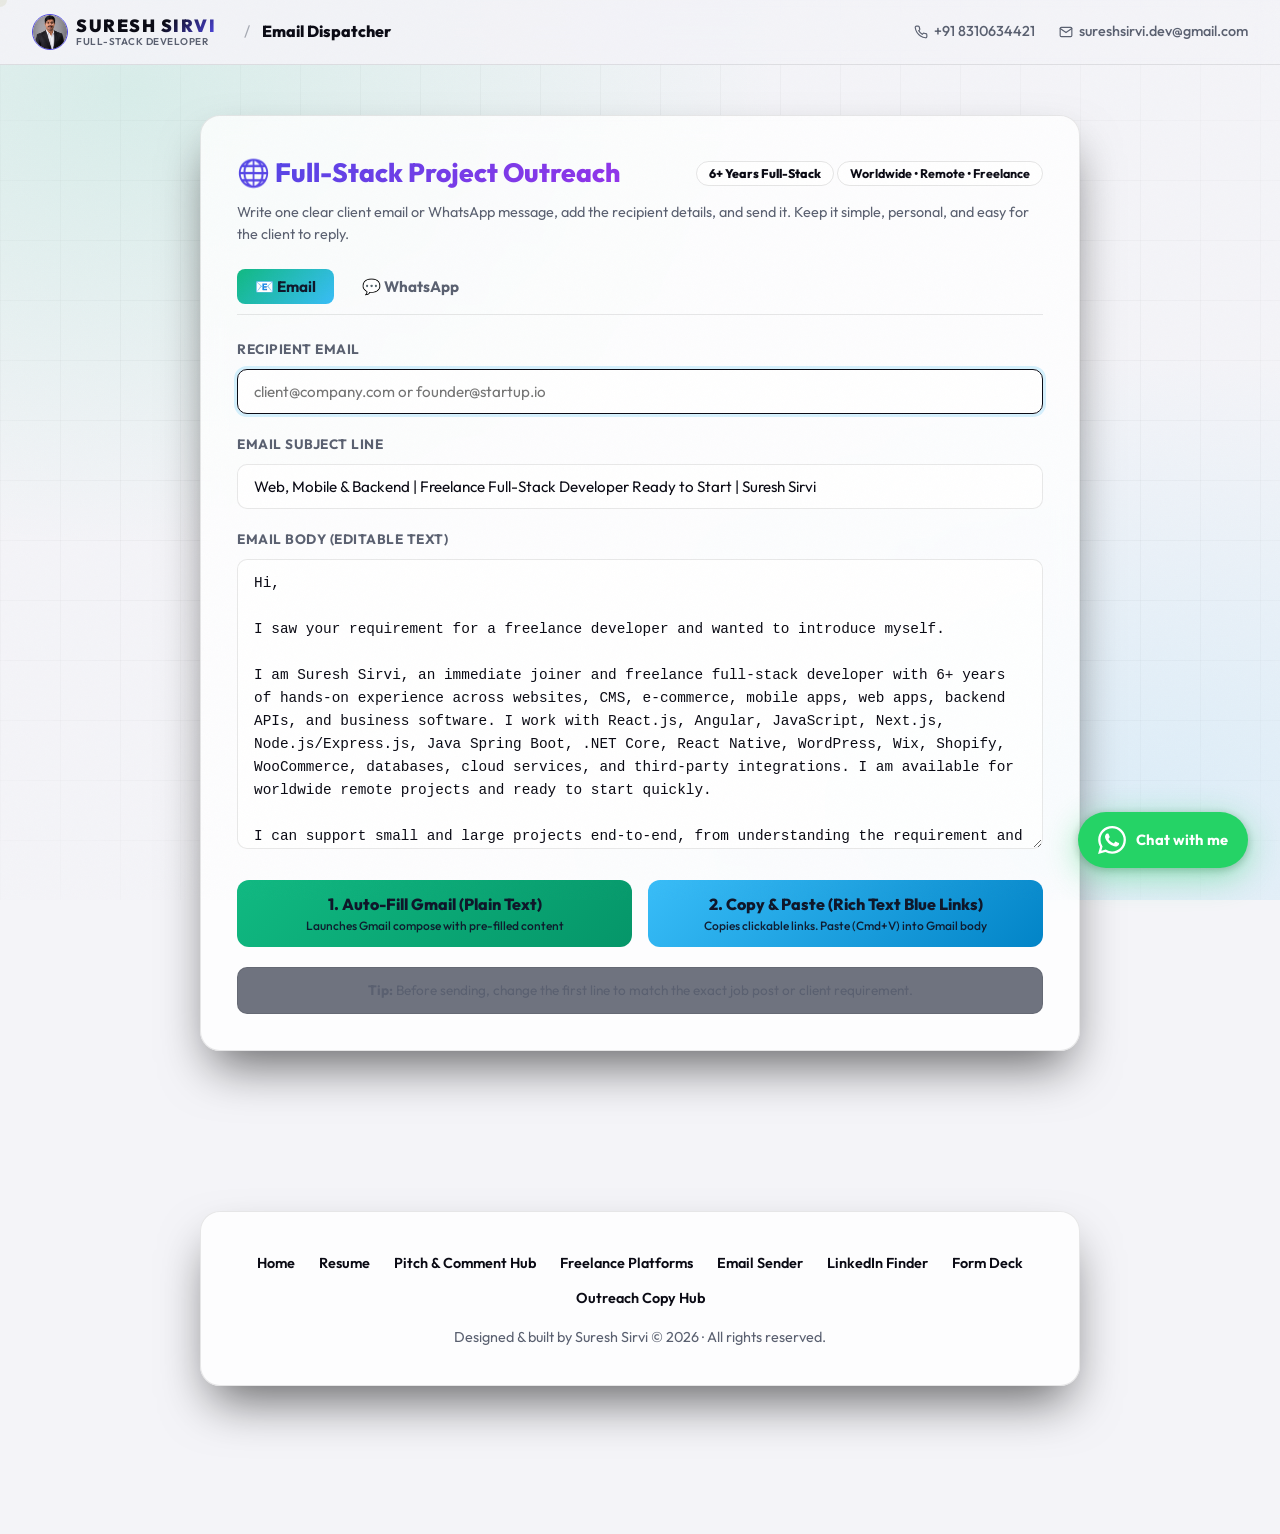
<file: email-sender-extension.html>
<!DOCTYPE html>
<html lang="en" class="scroll-smooth" data-theme="dark">

<head>
    <meta charset="UTF-8">
    <meta name="viewport" content="width=device-width, initial-scale=1.0">
    <title>Global Freelance Client Outreach & Email Dispatcher</title>
    <link rel="stylesheet" href="style.css">
    <link href="https://fonts.googleapis.com/css2?family=Outfit:wght@300;400;500;600;700;800;900&display=swap" rel="stylesheet">
    <style>
        

        * {
            box-sizing: border-box;
        }

        body {
            font-family: 'Outfit', sans-serif;
      font-size: 16px;
            
            background-color: var(--bg-color);
            background-image: 
                radial-gradient(at 10% 10%, rgba(16, 185, 129, 0.12) 0px, transparent 40%),
                radial-gradient(at 90% 90%, rgba(56, 189, 248, 0.12) 0px, transparent 40%);
            background-attachment: fixed;
            color: var(--text-primary);
            display: block;
            min-height: 100vh;
            margin: 0;
            padding: 0 0 50px 0;
        }

        .container {
            background-color: var(--card-bg);
            border-radius: 20px;
            padding: 36px;
            width: 100%;
            max-width: 880px;
            margin: 50px auto;
            width: 95%;
            box-shadow: 0 25px 50px -12px rgba(0, 0, 0, 0.6);
            border: 1px solid var(--surface-border);
            backdrop-filter: blur(12px);
        }

        .header-title {
            display: flex;
            align-items: center;
            justify-content: space-between;
            margin-bottom: 8px;
            flex-wrap: wrap;
            gap: 10px;
        }

        h1 {
            margin: 0;
            font-size: 1.65rem;
            font-weight: 800;
            background: linear-gradient(135deg, var(--accent), var(--accent-sec));
            -webkit-background-clip: text;
            -webkit-text-fill-color: transparent;
        }

        .status-pill {
            background: var(--badge-bg);
            color: var(--text-primary);
            border: 1px solid var(--badge-border);
            font-size: 0.78rem;
            padding: 4px 12px;
            border-radius: 20px;
            font-weight: 700;
        }

        .starter-badge {
            background: var(--badge-bg);
            color: var(--text-primary);
            border: 1px solid var(--badge-border);
            font-size: 0.78rem;
            padding: 4px 12px;
            border-radius: 20px;
            font-weight: 800;
        }

        .sub-desc {
            color: var(--text-secondary);
            font-size: 0.9rem;
            margin-bottom: 24px;
            line-height: 1.5;
        }

        .region-selector-bar {
            background: rgba(15, 23, 42, 0.9);
            border: 1px solid var(--surface-border);
            border-radius: 14px;
            padding: 18px;
            margin-bottom: 24px;
            display: grid;
            grid-template-columns: repeat(auto-fit, minmax(220px, 1fr));
            gap: 15px;
        }

        .selector-item label {
            display: block;
            color: var(--accent);
            font-size: 0.8rem;
            font-weight: 800;
            text-transform: uppercase;
            letter-spacing: 0.5px;
            margin-bottom: 6px;
        }

        select, input, textarea {
            width: 100%;
            padding: 12px 16px;
            background-color: var(--card-bg);
            border: 1px solid var(--surface-border);
            border-radius: 10px;
            color: var(--text-primary);
            font-size: 0.95rem;
            font-family: inherit;
            transition: border-color 0.2s, box-shadow 0.2s;
        }

        select:focus, input:focus, textarea:focus {
            outline: none;
            border-color: var(--secondary);
            box-shadow: 0 0 0 3px rgba(56, 189, 248, 0.2);
        }

        .form-group {
            margin-bottom: 20px;
        }

        .form-group label {
            display: block;
            margin-bottom: 8px;
            color: var(--text-secondary);
            font-size: 0.85rem;
            font-weight: 700;
            text-transform: uppercase;
            letter-spacing: 0.5px;
        }

        textarea {
            resize: vertical;
            min-height: 290px;
            line-height: 1.6;
            font-family: 'Courier New', Courier, monospace;
            font-size: 0.9rem;
        }

        .button-group {
            display: flex;
            gap: 16px;
            margin-top: 24px;
            flex-wrap: wrap;
        }

        .btn {
            flex: 1;
            min-width: 240px;
            color: white;
            border: none;
            border-radius: 12px;
            padding: 14px 24px;
            font-size: 1rem;
            font-weight: 800;
            cursor: pointer;
            transition: background-color 0.2s, transform 0.1s;
            display: flex;
            flex-direction: column;
            justify-content: center;
            align-items: center;
            gap: 4px;
            font-family: inherit;
        }

        .btn:active {
            transform: scale(0.98);
        }

        .btn-primary {
            background: linear-gradient(135deg, #10B981, #059669);
            color: #0F172A;
        }

        .btn-primary:hover {
            opacity: 0.95;
            box-shadow: 0 4px 15px rgba(16, 185, 129, 0.4);
        }

        .btn-secondary {
            background: linear-gradient(135deg, #38BDF8, #0284C7);
            color: #0F172A;
        }

        .btn-secondary:hover {
            opacity: 0.95;
            box-shadow: 0 4px 15px rgba(56, 189, 248, 0.4);
        }

        .btn span {
            font-size: 0.75rem;
            font-weight: 500;
            opacity: 0.95;
        }

        .note {
            font-size: 0.85rem;
            color: var(--text-secondary);
            margin-top: 20px;
            text-align: center;
            line-height: 1.5;
            background: rgba(15, 23, 42, 0.6);
            padding: 12px 16px;
            border-radius: 10px;
            border: 1px solid var(--surface-border);
        }

        /* The hidden rich text template */
        #emailTemplate {
            position: absolute;
            left: -9999px;
            top: -9999px;
        }

        /* Tabs navigation styling */
        .tabs-nav {
            display: flex;
            gap: 10px;
            margin-bottom: 24px;
            border-bottom: 1px solid var(--surface-border);
            padding-bottom: 10px;
        }

        .tab-btn {
            background: none;
            border: none;
            color: var(--text-secondary);
            font-size: 0.95rem;
            font-weight: 700;
            padding: 8px 18px;
            cursor: pointer;
            border-radius: 8px;
            transition: all 0.2s;
            font-family: inherit;
        }

        .tab-btn.active {
            color: #0F172A;
            background: linear-gradient(135deg, #10B981, #38BDF8);
        }

        .tab-btn:hover:not(.active) {
            color: var(--text-primary);
            background: rgba(255, 255, 255, 0.05);
        }

        .tab-content {
            display: none;
        }

        .tab-content.active {
            display: block;
        }
    
        /* ── TOPBAR ── */
        .topbar {
            position: sticky; top: 0; z-index: 100;
            background: var(--nav-bg);
            backdrop-filter: blur(16px);
            -webkit-backdrop-filter: blur(16px);
            border-bottom: 1px solid var(--surface-border);
            padding: 14px 32px;
            display: flex; align-items: center; justify-content: space-between;
            gap: 16px;
            width: 100%;
        }
        .topbar-left { display: flex; align-items: center; gap: 12px; }
        .topbar-back {
            display: flex; align-items: center; gap: 6px;
            color: var(--text-secondary); font-size: 0.95rem; font-weight: 600;
            text-decoration: none; transition: color 0.2s;
        }
        .topbar-back:hover { color: var(--accent); }
        .topbar-sep { color: var(--text-secondary); opacity: 0.5; }
        .topbar-title { font-weight: 800; font-size: 1rem; color: var(--text-primary); }
        
        .topbar-contact { display: flex; align-items: center; justify-content: center; gap: 24px; font-size: 0.9rem; font-weight: 500; }
        .contact-link { color: var(--text-secondary); text-decoration: none; display: flex; align-items: center; gap: 6px; transition: color 0.2s; }
        .contact-link:hover { color: var(--accent); }

        @media (max-width: 768px) {
            .topbar { padding: 12px 20px; flex-wrap: wrap; }
            .topbar-contact { display: none; /* Hide on mobile */ }
            .container { margin: 30px auto !important; width: 92% !important; }
            body { padding: 0 0 50px 0 !important; }
        }

    </style>

<style id="wa-float-css">
.wa-float {
    position: fixed;
    bottom: 32px;
    right: 32px;
    z-index: 9999;
    display: flex;
    align-items: center;
    gap: 10px;
    padding: 14px 20px;
    background: #25D366;
    color: #fff;
    border-radius: 50px;
    text-decoration: none;
    font-family: 'Outfit', sans-serif, Arial;
    font-size: 0.92rem;
    font-weight: 700;
    letter-spacing: 0.01em;
    box-shadow: 0 8px 32px rgba(37,211,102,0.45), 0 2px 8px rgba(0,0,0,0.25);
    transition: transform 0.3s cubic-bezier(0.4,0,0.2,1), box-shadow 0.3s cubic-bezier(0.4,0,0.2,1);
    overflow: hidden;
}
.wa-float::before {
    content: '';
    position: absolute;
    inset: -4px;
    border-radius: 50px;
    border: 2px solid rgba(37,211,102,0.5);
    animation: wa-pulse 2.5s ease-out infinite;
    pointer-events: none;
}
@keyframes wa-pulse {
    0%   { transform: scale(1);    opacity: 0.7; }
    70%  { transform: scale(1.18); opacity: 0;   }
    100% { transform: scale(1.18); opacity: 0;   }
}
.wa-float:hover {
    transform: translateY(-5px) scale(1.04);
    box-shadow: 0 16px 48px rgba(37,211,102,0.55), 0 4px 12px rgba(0,0,0,0.3);
}
.wa-float svg { flex-shrink: 0; transition: transform 0.3s ease; }
.wa-float:hover svg { transform: rotate(-8deg) scale(1.1); }
.wa-float-label { white-space: nowrap; }
@media (max-width: 480px) {
    .wa-float { bottom: 20px; right: 16px; padding: 14px; border-radius: 50%; width: 56px; height: 56px; justify-content: center; }
    .wa-float-label { display: none; }
}
</style>

</head>

<body>
    <div class="custom-cursor"></div>

    <div class="topbar">
        <div class="topbar-left">
            <a href="index.html" class="logo" style="margin-right: 16px;">
                <img src="profile.png" alt="Suresh Sirvi Logo" class="nav-profile-img">
                <div class="logo-text-block">
                    <span class="logo-name">SURESH SIRVI</span>
                    <span class="logo-role">Full-Stack Developer</span>
                </div>
            </a>
            <span class="topbar-sep">/</span>
            <span class="topbar-title">Email Dispatcher</span>
        </div>
        <div class="topbar-contact">
            <a href="tel:+918310634421" class="contact-link">
                <svg width="14" height="14" viewBox="0 0 24 24" fill="none" stroke="currentColor" stroke-width="2" stroke-linecap="round" stroke-linejoin="round"><path d="M22 16.92v3a2 2 0 0 1-2.18 2 19.79 19.79 0 0 1-8.63-3.07 19.5 19.5 0 0 1-6-6 19.79 19.79 0 0 1-3.07-8.67A2 2 0 0 1 4.11 2h3a2 2 0 0 1 2 1.72 12.84 12.84 0 0 0 .7 2.81 2 2 0 0 1-.45 2.11L8.09 9.91a16 16 0 0 0 6 6l1.27-1.27a2 2 0 0 1 2.11-.45 12.84 12.84 0 0 0 2.81.7A2 2 0 0 1 22 16.92z"></path></svg>
                +91 8310634421
            </a>
            <a href="mailto:sureshsirvi.dev@gmail.com" class="contact-link">
                <svg width="14" height="14" viewBox="0 0 24 24" fill="none" stroke="currentColor" stroke-width="2" stroke-linecap="round" stroke-linejoin="round"><path d="M4 4h16c1.1 0 2 .9 2 2v12c0 1.1-.9 2-2 2H4c-1.1 0-2-.9-2-2V6c0-1.1.9-2 2-2z"></path><polyline points="22,6 12,13 2,6"></polyline></svg>
                sureshsirvi.dev@gmail.com
            </a>
        </div>
    </div>
    <div class="noise-overlay"></div>
    <div class="grid-bg"></div>

    <div class="container">
        <div class="header-title">
            <h1>🌐 Full-Stack Project Outreach</h1>
            <div>
                <span class="starter-badge">6+ Years Full-Stack</span>
                <span class="status-pill">Worldwide • Remote • Freelance</span>
            </div>
        </div>
        <p class="sub-desc">Write one clear client email or WhatsApp message, add the recipient details, and send it. Keep it simple, personal, and easy for the client to reply.</p>

        <div class="tabs-nav">
            <button class="tab-btn active" onclick="switchTab('email', this)">📧 Email</button>
            <button class="tab-btn" onclick="switchTab('whatsapp', this)">💬 WhatsApp</button>
        </div>

        <div id="tabContentEmail" class="tab-content active">
            <div class="form-group">
                <label for="recipient">Recipient Email</label>
                <input type="email" id="recipient" placeholder="client@company.com or founder@startup.io" required autofocus>
            </div>

            <div class="form-group">
                <label for="subject">Email Subject Line</label>
                <input type="text" id="subject" value="Web, Mobile & Backend | Freelance Full-Stack Developer Ready to Start | Suresh Sirvi">
            </div>

            <div class="form-group">
                <label for="body">Email Body (Editable Text)</label>
                <textarea id="body">Hi,

I saw your requirement for a freelance developer and wanted to introduce myself.

I am Suresh Sirvi, an immediate joiner and freelance full-stack developer with 6+ years of hands-on experience across websites, CMS, e-commerce, mobile apps, web apps, backend APIs, and business software. I work with React.js, Angular, JavaScript, Next.js, Node.js/Express.js, Java Spring Boot, .NET Core, React Native, WordPress, Wix, Shopify, WooCommerce, databases, cloud services, and third-party integrations. I am available for worldwide remote projects and ready to start quickly.

I can support small and large projects end-to-end, from understanding the requirement and planning the right approach to design updates, development, integrations, testing, deployment, fixes, and ongoing improvements.

Projects I can help with:
• WordPress websites, theme customization, plugin setup, Elementor pages, WooCommerce, fixes, maintenance, and redesigns
• Wix websites, landing pages, business websites, layout changes, content updates, responsive fixes, and basic SEO setup
• Shopify stores, theme customization, product pages, collections, checkout-related setup, app integrations, and store improvements
• Custom websites using HTML, CSS, JavaScript, React.js, Angular, Next.js, Bootstrap, Tailwind CSS, and responsive UI
• E-commerce, booking, service, portfolio, company, agency, startup, and business websites
• Web apps, admin dashboards, customer portals, vendor panels, SaaS tools, ERP/CRM-style workflows, and marketplace systems
• Mobile apps using React Native for Android/iOS with APIs, authentication, maps, notifications, payments, and production builds
• Backend/API work using Node.js, Express.js, Java Spring Boot, .NET Core, MongoDB, MySQL, PostgreSQL, Firebase, Supabase, AWS, and third-party integrations

Professional links:
• Portfolio: https://sureshsirvidev.github.io/dev/
• Resume: https://sureshsirvidev.github.io/dev/resume.html
• GitHub: https://github.com/sureshsirvidev
• LinkedIn: https://www.linkedin.com/in/suresh-sirvi-261151428/

If the role or project is still open, I would be happy to discuss your requirement, understand what you need, and suggest the best way to start. We can discuss budget and timeline after I understand the work clearly.

Best regards,
Suresh Sirvi
Freelance Full-Stack Developer
Phone / WhatsApp: +91 8310634421
Email: sureshsirvi.dev@gmail.com</textarea>
            </div>

            <div class="button-group">
                <button class="btn btn-primary" onclick="sendEmailAutoFill()">
                    <div>1. Auto-Fill Gmail (Plain Text)</div>
                    <span>Launches Gmail compose with pre-filled content</span>
                </button>

                <button class="btn btn-secondary" onclick="copyAndOpenGmail()">
                    <div>2. Copy & Paste (Rich Text Blue Links)</div>
                    <span>Copies clickable links. Paste (Cmd+V) into Gmail body</span>
                </button>
            </div>

            <p class="note"><strong>Tip:</strong> Before sending, change the first line to match the exact job post or client requirement.</p>
        </div> <!-- End of tabContentEmail -->

        <div id="tabContentWhatsApp" class="tab-content">
            <div class="form-group">
                <label for="waRecipient">Recipient WhatsApp Number</label>
                <input type="tel" id="waRecipient" placeholder="e.g. +1 555 123 4567, +44 7700 900123, or 8310634421">
                <div style="display: flex; align-items: center; gap: 8px; margin-top: 10px;">
                    <input type="checkbox" id="waUseDesktop" style="width: auto; cursor: pointer; margin: 0;" checked>
                    <label for="waUseDesktop" style="margin-bottom: 0; cursor: pointer; user-select: none; font-size: 0.85rem; font-weight: normal; text-transform: none; letter-spacing: 0;">Use WhatsApp Desktop App</label>
                </div>
            </div>

            <div class="form-group">
                <label for="waBody1">WhatsApp Message (Editable Text)</label>
                <textarea id="waBody1" style="min-height: 360px; font-family: inherit; font-size: 0.92rem;">Hi,

I saw your requirement for a developer and wanted to introduce myself.

I am Suresh Sirvi, an immediate joiner and freelance full-stack developer with 6+ years of experience. I am available for worldwide remote projects and ready to start quickly.

I can help with:
• WordPress, Wix, Shopify, WooCommerce, landing pages, website redesigns, bug fixes, maintenance, speed improvements, and responsive fixes
• React.js, Angular, JavaScript, Next.js, HTML, CSS, Bootstrap, Tailwind CSS, and custom web apps
• Node.js/Express.js, Java Spring Boot, .NET Core, REST APIs, databases, Firebase, AWS, payments, maps, and third-party integrations
• Mobile apps using React Native for Android/iOS
• Admin dashboards, SaaS tools, ERP/CRM-style systems, booking platforms, vendor panels, and e-commerce systems

Portfolio: https://sureshsirvidev.github.io/dev/
Resume: https://sureshsirvidev.github.io/dev/resume.html
GitHub: https://github.com/sureshsirvidev
LinkedIn: https://www.linkedin.com/in/suresh-sirvi-261151428/

If your project is still open, I would be happy to understand the requirement and suggest the best way to start. We can discuss budget and timeline after I understand the work clearly.

Thanks,
Suresh Sirvi
WhatsApp/Call: +91 8310634421
Email: sureshsirvi.dev@gmail.com</textarea>
            </div>

            <div class="button-group">
                <button class="btn btn-primary" onclick="sendWhatsAppMessages(1)">
                    <div>Send WhatsApp Message</div>
                    <span>Launches WhatsApp with your editable message</span>
                </button>
            </div>

            <p class="note"><strong>Tip:</strong> For WhatsApp, keep the first line personal and send only after checking the number has the correct country code.</p>
        </div>
    </div> <!-- End of container -->

    <!-- Hidden HTML Container for Rich Text Copying -->
    <div id="emailTemplate"></div>

    <script>
        function syncRichTextTemplate() {
            const bodyText = document.getElementById('body').value;
            
            let formattedHtml = bodyText
                .replace(/&/g, '&amp;')
                .replace(/</g, '&lt;')
                .replace(/>/g, '&gt;')
                .replace(/(https?:\/\/[^\s]+)/g, '<a href="$1" style="color: #0066cc; text-decoration: underline;" target="_blank">$1</a>')
                .replace(/\n/g, '<br>');

            document.getElementById('emailTemplate').innerHTML = `<div style="font-family: Arial, sans-serif; font-size: 14px; color: #333; line-height: 1.6;">${formattedHtml}</div>`;
        }

        document.getElementById('body').addEventListener('input', syncRichTextTemplate);

        function getValues() {
            const recipient = document.getElementById('recipient').value.trim();
            const subject = document.getElementById('subject').value;
            const body = document.getElementById('body').value;

            if (!recipient) {
                alert('Please enter a recipient email address.');
                document.getElementById('recipient').focus();
                return null;
            }
            return { recipient, subject, body };
        }

        function sendEmailAutoFill() {
            const vals = getValues();
            if (!vals) return;
            const url = `https://mail.google.com/mail/?view=cm&fs=1&to=${encodeURIComponent(vals.recipient)}&su=${encodeURIComponent(vals.subject)}&body=${encodeURIComponent(vals.body)}`;
            window.open(url, '_blank');
        }

        function copyTextToClipboard(text) {
            return new Promise((resolve) => {
                if (navigator.clipboard && navigator.clipboard.writeText) {
                    navigator.clipboard.writeText(text)
                        .then(() => resolve(true))
                        .catch(() => resolve(copyTextFallback(text)));
                } else {
                    resolve(copyTextFallback(text));
                }
            });
        }

        function copyTextFallback(text) {
            const textArea = document.createElement("textarea");
            textArea.value = text;
            textArea.style.position = "fixed";
            textArea.style.top = "0";
            textArea.style.left = "0";
            textArea.style.opacity = "0";
            document.body.appendChild(textArea);
            textArea.focus();
            textArea.select();
            try {
                const successful = document.execCommand('copy');
                document.body.removeChild(textArea);
                return successful;
            } catch (err) {
                console.error('Fallback plain text copy failed:', err);
                document.body.removeChild(textArea);
                return false;
            }
        }

        function copyRichTextToClipboard(html, text) {
            return new Promise((resolve) => {
                if (navigator.clipboard && navigator.clipboard.write) {
                    const blobHtml = new Blob([html], { type: 'text/html' });
                    const blobText = new Blob([text], { type: 'text/plain' });
                    const data = [new ClipboardItem({
                        'text/html': blobHtml,
                        'text/plain': blobText
                    })];
                    navigator.clipboard.write(data)
                        .then(() => resolve(true))
                        .catch(() => resolve(copyRichTextFallback(html, text)));
                } else {
                    resolve(copyRichTextFallback(html, text));
                }
            });
        }

        function copyRichTextFallback(html, text) {
            const handler = function (e) {
                e.clipboardData.setData('text/html', html);
                e.clipboardData.setData('text/plain', text);
                e.preventDefault();
            };
            document.addEventListener('copy', handler);
            try {
                const successful = document.execCommand('copy');
                document.removeEventListener('copy', handler);
                return successful;
            } catch (err) {
                console.error('Fallback rich text copy failed:', err);
                document.removeEventListener('copy', handler);
                return false;
            }
        }

        async function copyAndOpenGmail() {
            const vals = getValues();
            if (!vals) return;

            syncRichTextTemplate();
            const htmlContent = document.getElementById('emailTemplate').innerHTML;
            const plainText = document.getElementById('body').value;

            const success = await copyRichTextToClipboard(htmlContent, plainText);

            const url = `https://mail.google.com/mail/?view=cm&fs=1&to=${encodeURIComponent(vals.recipient)}&su=${encodeURIComponent(vals.subject)}`;
            window.open(url, '_blank');

            if (success) {
                alert('Email pitch copied in rich text format!\n\nClick inside the Gmail message body and press Paste (Cmd+V / Ctrl+V) to insert it with clickable blue links.');
            } else {
                alert('Auto-copy failed. Please copy the template text manually.');
            }
        }

        function switchTab(tabId, btn) {
            document.querySelectorAll('.tab-btn').forEach(b => b.classList.remove('active'));
            document.querySelectorAll('.tab-content').forEach(c => c.classList.remove('active'));

            btn.classList.add('active');
            if (tabId === 'email') {
                document.getElementById('tabContentEmail').classList.add('active');
            } else {
                document.getElementById('tabContentWhatsApp').classList.add('active');
            }
        }

        async function sendWhatsAppMessages(msgIndex = 1) {
            const rawPhone = document.getElementById('waRecipient').value.trim();
            if (!rawPhone) {
                alert('Please enter a recipient WhatsApp number.');
                document.getElementById('waRecipient').focus();
                return;
            }

            let phone = rawPhone.replace(/\D/g, '');

            if (!phone) {
                alert('Please enter a valid WhatsApp number (digits only).');
                document.getElementById('waRecipient').focus();
                return;
            }

            if (phone.length === 10) {
                phone = '91' + phone;
            }

            const msg1 = document.getElementById('waBody1').value;
            const useDesktop = document.getElementById('waUseDesktop').checked;

            if (useDesktop) {
                const desktopUrl = `whatsapp://send?phone=${phone}&text=${encodeURIComponent(msg1)}`;
                const link = document.createElement('a');
                link.href = desktopUrl;
                document.body.appendChild(link);
                link.click();
                document.body.removeChild(link);
            } else {
                const webUrl = `https://web.whatsapp.com/send?phone=${phone}&text=${encodeURIComponent(msg1)}`;
                window.open(webUrl, '_blank');
            }
        }

        window.addEventListener('DOMContentLoaded', () => {
            syncRichTextTemplate();
        });
    </script>

    <footer>

        <div class="container">
            <div class="footer-bottom">
                <div class="footer-links" style="display:flex; justify-content:center; gap:24px; margin-bottom:16px; flex-wrap:wrap; max-width:900px; margin-left:auto; margin-right:auto; row-gap:12px;">
                    <a target="_blank" href="index.html" style="color:var(--text-primary, #fff); font-weight:600; text-decoration:none; transition:color 0.2s;">Home</a>
                    <a target="_blank" href="resume.html" style="color:var(--text-primary, #fff); font-weight:600; text-decoration:none; transition:color 0.2s;">Resume</a>
                    <a target="_blank" href="pitch-comment.html" style="color:var(--text-primary, #fff); font-weight:600; text-decoration:none; transition:color 0.2s;">Pitch &amp; Comment Hub</a>
                    <a target="_blank" href="all-freelance-platforms.html" style="color:var(--text-primary, #fff); font-weight:600; text-decoration:none; transition:color 0.2s;">Freelance Platforms</a>
                    <a target="_blank" href="email-sender-extension.html" style="color:var(--text-primary, #fff); font-weight:600; text-decoration:none; transition:color 0.2s;">Email Sender</a>
                    <a target="_blank" href="find-freelancers-clinets-and-work-on-linkdin.html" style="color:var(--text-primary, #fff); font-weight:600; text-decoration:none; transition:color 0.2s;">LinkedIn Finder</a>
                    <a target="_blank" href="form-deck-extension.html" style="color:var(--text-primary, #fff); font-weight:600; text-decoration:none; transition:color 0.2s;">Form Deck</a>
                    <a target="_blank" href="outreach-copy-hub-extension.html" style="color:var(--text-primary, #fff); font-weight:600; text-decoration:none; transition:color 0.2s;">Outreach Copy Hub</a>
                </div>
                <p>Designed &amp; built by Suresh Sirvi &copy; 2026 · All rights reserved.</p>
            </div>
        </div>
    </footer>



    <script src="script.js"></script>

    <!-- Floating WhatsApp Button -->
    <a href="https://wa.me/918310634421?text=Hi%20Suresh%2C%20I%27d%20like%20to%20discuss%20a%20project%20with%20you." target="_blank" rel="noopener" id="wa-float" class="wa-float" aria-label="Chat on WhatsApp" title="Chat on WhatsApp">
        <svg xmlns="http://www.w3.org/2000/svg" width="28" height="28" viewBox="0 0 24 24" fill="currentColor"><path d="M17.472 14.382c-.297-.149-1.758-.867-2.03-.967-.273-.099-.471-.148-.67.15-.197.297-.767.966-.94 1.164-.173.199-.347.223-.644.075-.297-.15-1.255-.463-2.39-1.475-.883-.788-1.48-1.761-1.653-2.059-.173-.297-.018-.458.13-.606.134-.133.298-.347.446-.52.149-.174.198-.298.298-.497.099-.198.05-.371-.025-.52-.075-.149-.669-1.612-.916-2.207-.242-.579-.487-.5-.669-.51-.173-.008-.371-.01-.57-.01-.198 0-.52.074-.792.372-.272.297-1.04 1.016-1.04 2.479 0 1.462 1.065 2.875 1.213 3.074.149.198 2.096 3.2 5.077 4.487.709.306 1.262.489 1.694.625.712.227 1.36.195 1.871.118.571-.085 1.758-.719 2.006-1.413.248-.694.248-1.289.173-1.413-.074-.124-.272-.198-.57-.347m-5.421 7.403h-.004a9.87 9.87 0 0 1-5.031-1.378l-.361-.214-3.741.982.998-3.648-.235-.374a9.86 9.86 0 0 1-1.51-5.26c.001-5.45 4.436-9.884 9.888-9.884 2.64 0 5.122 1.03 6.988 2.898a9.825 9.825 0 0 1 2.893 6.994c-.003 5.45-4.437 9.884-9.885 9.884m8.413-18.297A11.815 11.815 0 0 0 12.05 0C5.495 0 .16 5.335.157 11.892c0 2.096.547 4.142 1.588 5.945L.057 24l6.305-1.654a11.882 11.882 0 0 0 5.683 1.448h.005c6.554 0 11.89-5.335 11.893-11.893a11.821 11.821 0 0 0-3.48-8.413z"/></svg>
        <span class="wa-float-label">Chat with me</span>
    </a>

</body>

</html>
</file>
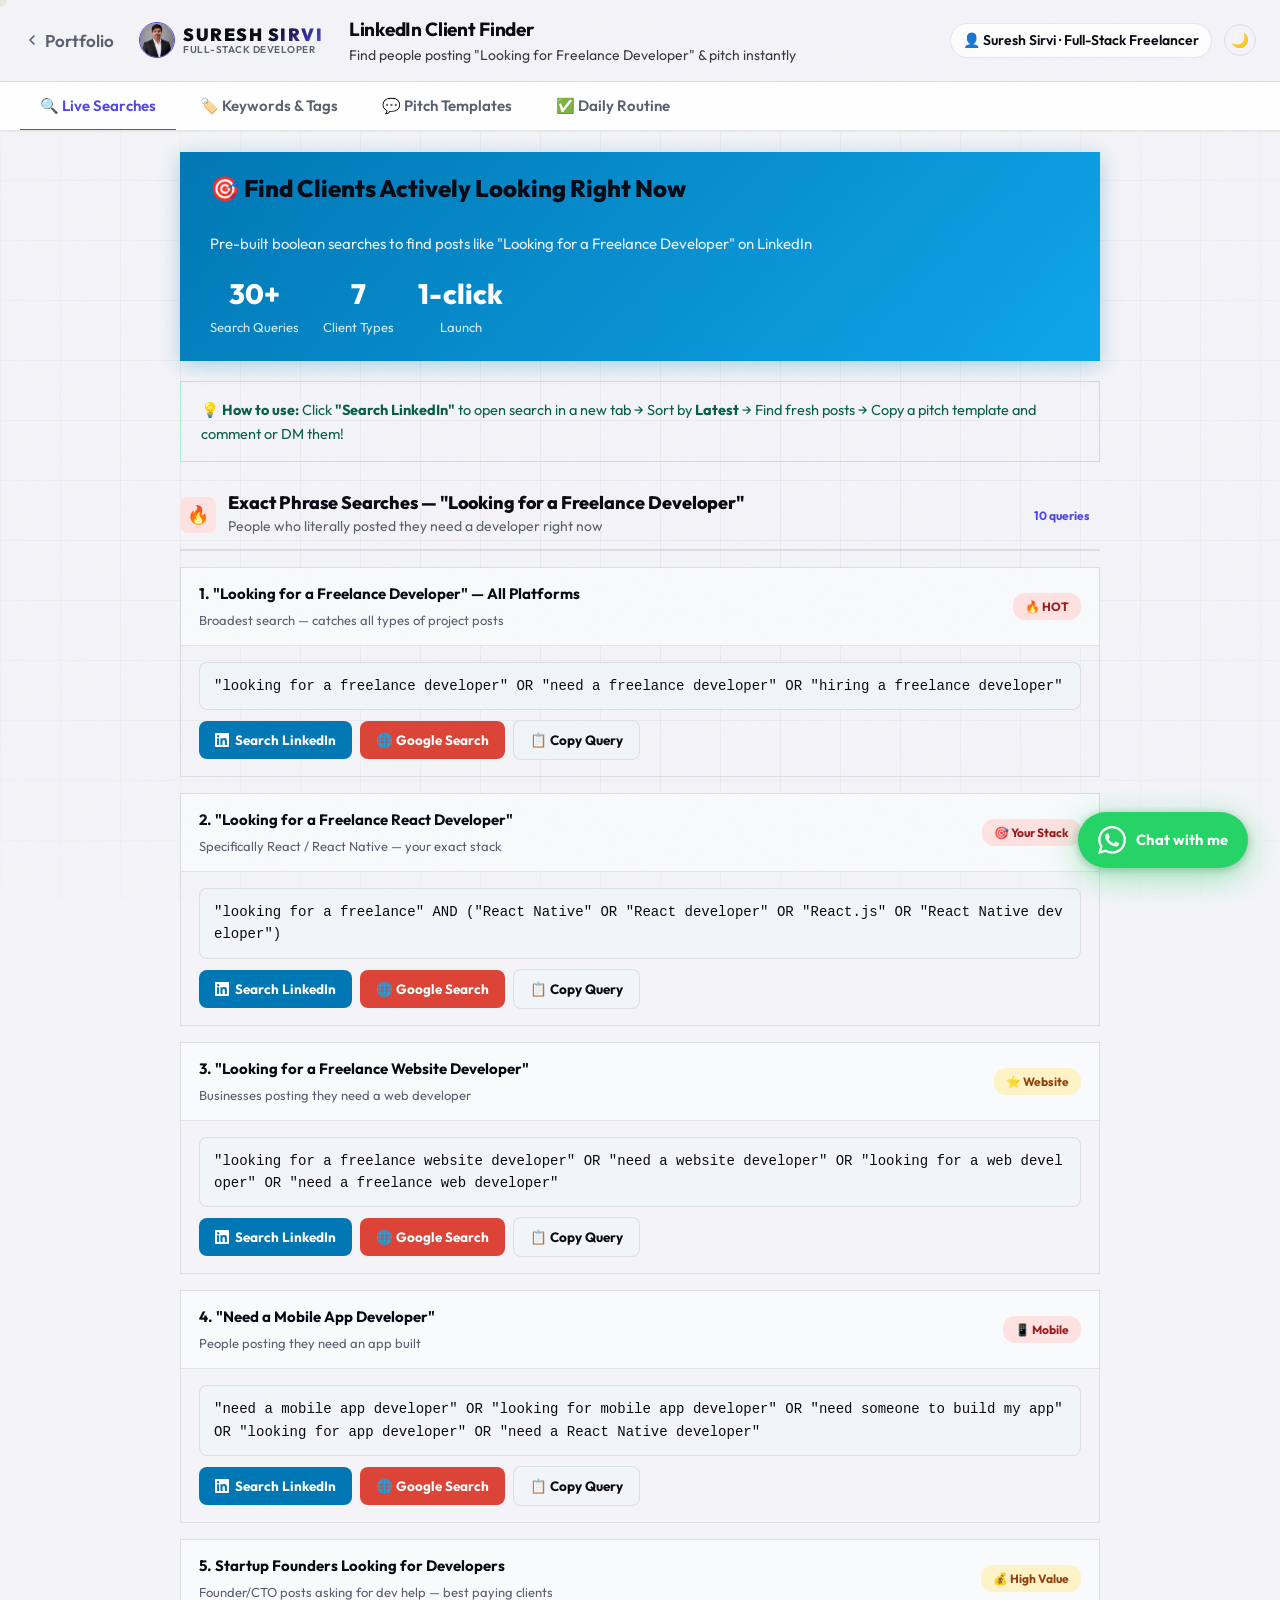
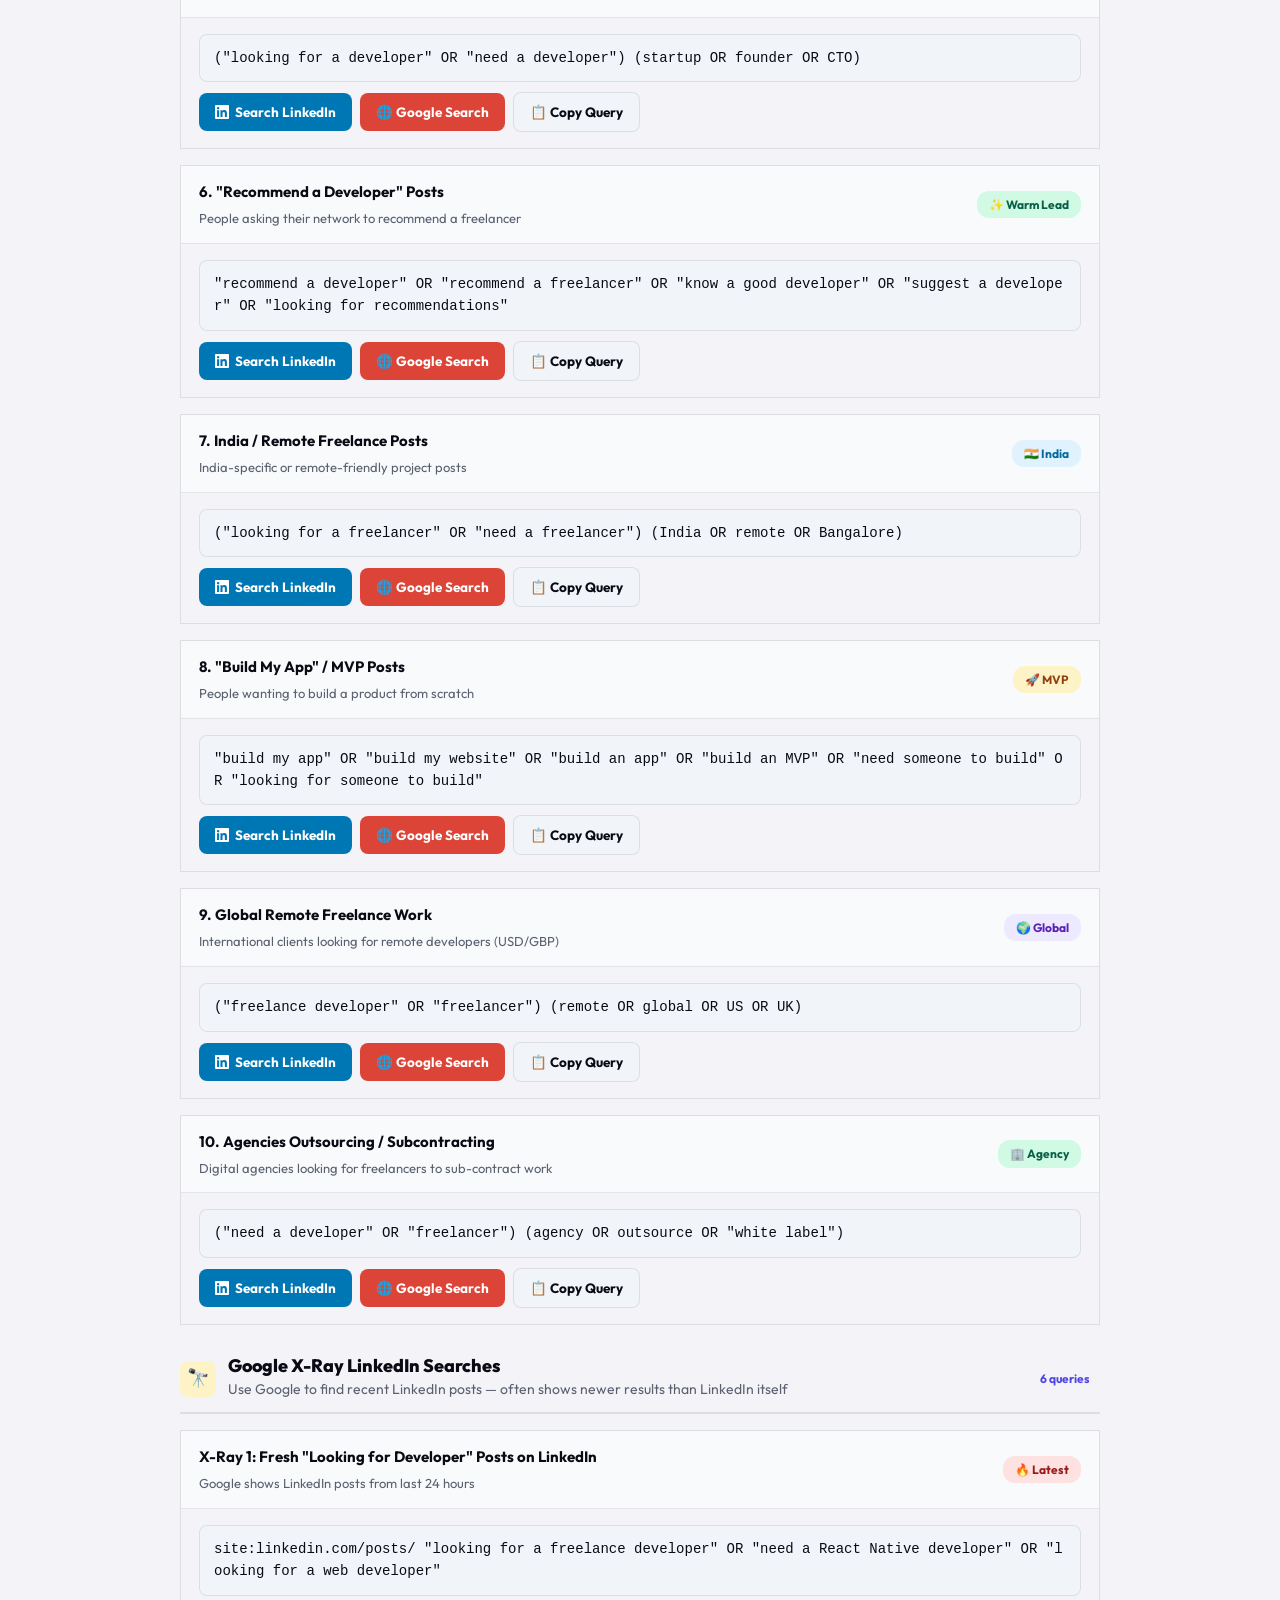
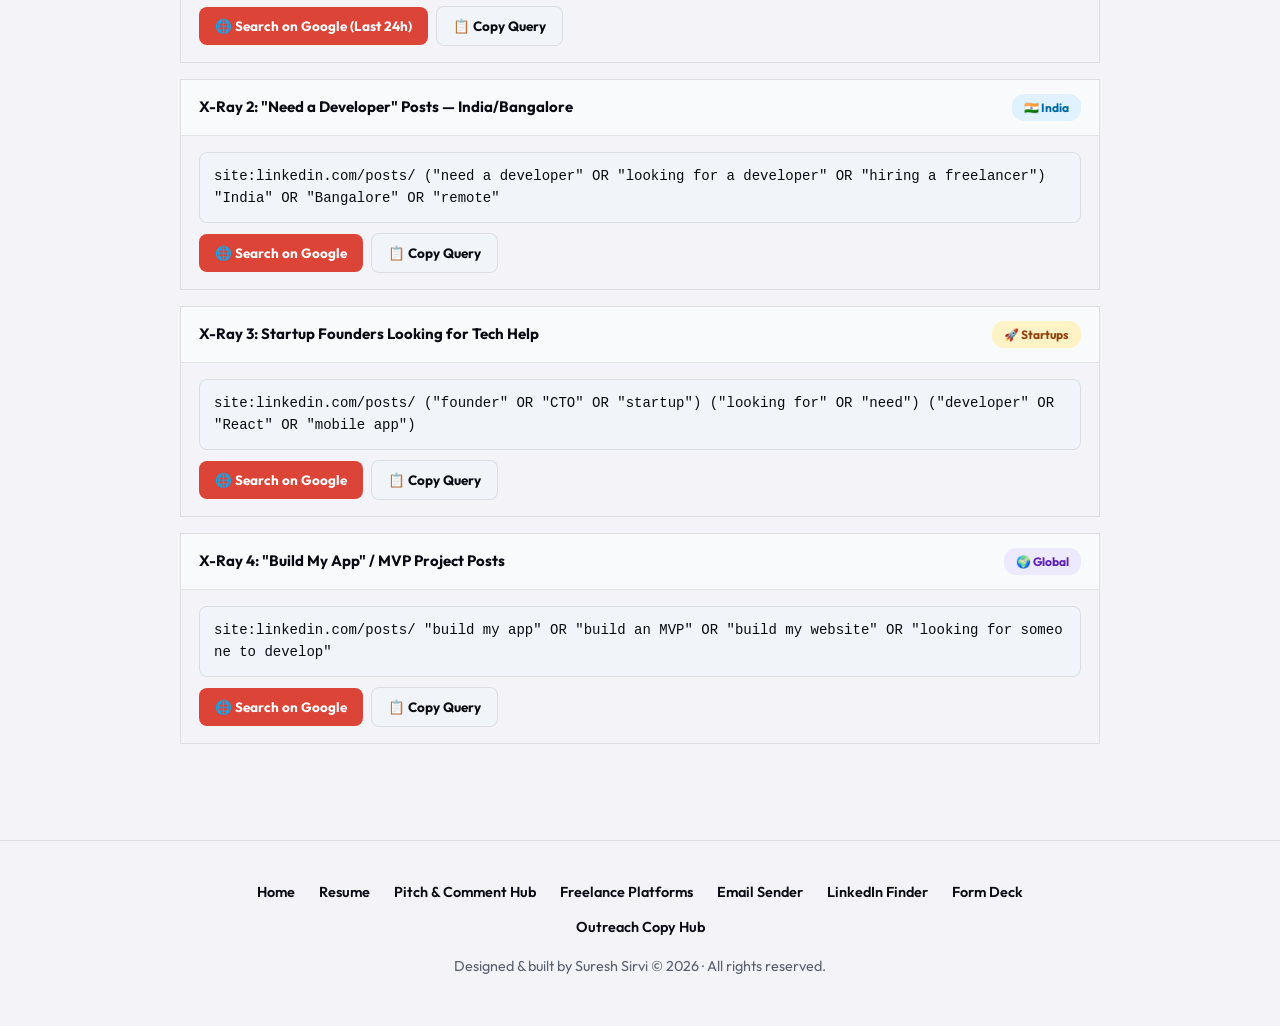
<file: find-freelancers-clinets-and-work-on-linkdin.html>
<!DOCTYPE html>
<html lang="en" class="scroll-smooth" data-theme="dark">
<head>
  <meta charset="UTF-8" />
  <meta name="viewport" content="width=device-width, initial-scale=1.0"/>
  <title>LinkedIn Client Finder — Suresh Sirvi</title>
    <link rel="stylesheet" href="style.css">
  <link href="https://fonts.googleapis.com/css2?family=Outfit:wght@400;500;600;700;800&display=swap" rel="stylesheet"/>
  <style>
    
    * { box-sizing: border-box; margin: 0; padding: 0; }
    body {
            font-family: 'Outfit', sans-serif; background: var(--bg-color); color: var(--text-primary); font-size: 16px; }



    /* TABS */
    .tab-nav { background: white; border-bottom: 2px solid var(--surface-border); padding: 0 20px; display: flex; gap: 4px; position: sticky; top: 62px; z-index: 90; overflow-x: auto; }
    .tab-btn { padding: 14px 20px; border: none; background: none; font-size: 15px; font-weight: 600; color: var(--text-secondary); cursor: pointer; border-bottom: 3px solid transparent; margin-bottom: -2px; font-family: 'Outfit', sans-serif; white-space: nowrap; transition: all 0.18s; }
    .tab-btn:hover { color: var(--accent); }
    .tab-btn.active { color: var(--accent); border-bottom-color: var(--accent); }
    .tab-panel { display: none; }
    .tab-panel.active { display: block; }

    /* CONTENT */
    .content { max-width: 960px; margin: 0 auto; padding: 20px; }

    /* HERO BANNER */
    .hero-banner {
      background: linear-gradient(135deg, #0077b5, #0ea5e9);
      color: white; border-radius: var(--radius); padding: 24px 30px;
      margin-bottom: 20px; display: flex; align-items: center; justify-content: space-between;
      flex-wrap: wrap; gap: 16px;
      box-shadow: 0 4px 20px rgba(0,119,181,0.3);
    }
    .hero-title { font-size: 24px; font-weight: 800; letter-spacing: normal; text-transform: none; }
    .hero-sub { font-size: 15px; opacity: 0.9; margin-top: 6px; }
    .hero-stats { display: flex; gap: 24px; flex-wrap: wrap; }
    .hero-stat { text-align: center; }
    .hero-stat-num { font-size: 28px; font-weight: 800; }
    .hero-stat-label { font-size: 13px; opacity: 0.85; }

    /* SEARCH CARD */
    .search-card {
      background: var(--surface); border: 1.5px solid var(--surface-border); border-radius: var(--radius);
      overflow: hidden; margin-bottom: 16px; box-shadow: var(--shadow);
      transition: all 0.2s;
    }
    .search-card:hover { border-color: var(--accent); box-shadow: var(--shadow-md); }
    .search-card-header {
      display: flex; align-items: center; justify-content: space-between; gap: 12px;
      padding: 14px 18px; background: #f8fafc; border-bottom: 1px solid var(--surface-border);
    }
    .search-label { font-size: 15px; font-weight: 700; color: var(--text-primary); }
    .search-desc { font-size: 13px; color: var(--text-secondary); margin-top: 4px; }
    .badge { font-size: 12px; padding: 4px 12px; border-radius: 12px; font-weight: 700; white-space: nowrap; }
    .badge-hot { background: #fee2e2; color: #991b1b; }
    .badge-new { background: #d1fae5; color: #065f46; }
    .badge-best { background: #fef3c7; color: #92400e; }
    .badge-global { background: #ede9fe; color: #5b21b6; }
    .badge-local { background: #e0f2fe; color: #0369a1; }

    .search-body { padding: 16px 18px; display: block; gap: 12px; }
    .query-box {
      display: flex; align-items: center; gap: 10px;
      background: #f1f5f9; border: 1px solid var(--surface-border); border-radius: 8px;
      padding: 12px 14px;
    }
    .query-text {
      flex: 1; font-size: 14px; color: var(--text-dim); font-family: 'Courier New', monospace;
      word-break: break-all; line-height: 1.6;
    }

    /* BUTTONS */
    .btn { display: inline-flex; align-items: center; gap: 6px; padding: 10px 16px; border-radius: 8px; font-size: 13.5px; font-weight: 700; cursor: pointer; border: none; font-family: 'Outfit', sans-serif; transition: all 0.18s; text-decoration: none; white-space: nowrap; }
    .btn-li { background: #0077b5; color: white; }
    .btn-li:hover { background: #005f8e; }
    .btn-google { background: #db4437; color: white; }
    .btn-google:hover { background: #b33124; }
    .btn-copy { background: #f1f5f9; color: var(--text-dim); border: 1px solid var(--surface-border); }
    .btn-copy:hover { background: #e2e8f0; }
    .btn-copy.copied { background: var(--green); color: white; border-color: var(--green); }
    .btn-green { background: var(--green); color: white; }
    .btn-green:hover { background: #047857; }

    .action-row { display: flex; gap: 8px; flex-wrap: wrap; align-items: center; margin-top: 10px; }

    /* PITCH CARD */
    .pitch-card {
      background: var(--surface); border: 1.5px solid var(--surface-border); border-radius: var(--radius);
      overflow: hidden; margin-bottom: 16px; box-shadow: var(--shadow);
      transition: all 0.2s;
    }
    .pitch-card:hover { border-color: var(--accent); box-shadow: var(--shadow-md); transform: translateY(-1px); }
    .pitch-header {
      display: flex; align-items: center; justify-content: space-between; gap: 12px;
      padding: 14px 18px; background: #f8fafc; border-bottom: 1px solid var(--surface-border);
    }
    .pitch-body { padding: 18px; }
    .pitch-text { font-size: 15px; line-height: 1.8; color: var(--text-primary); white-space: pre-wrap; cursor: pointer; }
    .pitch-text:hover { color: var(--accent); }
    .pitch-label { font-size: 13px; font-weight: 700; color: var(--text-dim); text-transform: uppercase; letter-spacing: 0.5px; }

    /* SECTION HEADER */
    .section-header {
      display: flex; align-items: center; gap: 12px;
      margin: 32px 0 16px; padding-bottom: 12px;
      border-bottom: 2px solid var(--surface-border);
    }
    .section-icon { width: 36px; height: 36px; border-radius: 8px; display: flex; align-items: center; justify-content: center; font-size: 18px; flex-shrink: 0; }
    .section-title { font-size: 18px; font-weight: 800; letter-spacing: normal; text-transform: none; }
    .section-desc { font-size: 14px; color: var(--text-secondary); margin-top: 2px; }
    .section-count { margin-left: auto; font-size: 12px; background: var(--primary-light); color: var(--accent); padding: 4px 10px; border-radius: 12px; font-weight: 700; }

    /* GRID */
    .two-col { display: grid; grid-template-columns: 1fr 1fr; gap: 16px; }
    @media (max-width: 640px) { .two-col { grid-template-columns: 1fr; } }

    /* KEYWORD TAGS */
    .tag-grid { display: flex; flex-wrap: wrap; gap: 10px; padding: 16px 18px; }
    .tag { padding: 8px 16px; background: var(--primary-light); color: var(--accent); border-radius: 20px; font-size: 13px; font-weight: 600; cursor: pointer; border: 1px solid #bfdbfe; transition: all 0.15s; }
    .tag:hover { background: var(--accent); color: white; }
    .tag.copied { background: var(--green); color: white; border-color: var(--green); }

    /* TOAST */
    .toast { position: fixed; bottom: 24px; right: 24px; background: var(--card-bg); color: white; padding: 12px 20px; border-radius: 8px; font-size: 14px; font-weight: 600; display: flex; align-items: center; gap: 10px; opacity: 0; transform: translateY(10px); transition: all 0.25s; z-index: 9999; pointer-events: none; }
    .toast.show { opacity: 1; transform: translateY(0); }
    .toast-dot { width: 10px; height: 10px; border-radius: 50%; background: #4ade80; }

    /* TIP BOX */
    .tip-box { background: var(--green-light); border: 1px solid #a7f3d0; border-radius: var(--radius-sm); padding: 16px 20px; margin-bottom: 16px; font-size: 14.5px; color: #065f46; line-height: 1.6; }
    .tip-box strong { font-weight: 700; }
    .warning-box { background: var(--orange-light); border: 1px solid #fcd34d; border-radius: var(--radius-sm); padding: 16px 20px; margin-bottom: 16px; font-size: 14.5px; color: #92400e; line-height: 1.6; }

    input[type=text] { width: 100%; padding: 12px 16px; border: 1.5px solid var(--surface-border); border-radius: 8px; font-size: 14px; font-family: 'Outfit', sans-serif; background: white; color: var(--text-primary); outline: none; transition: border-color 0.18s; }
    input[type=text]:focus { border-color: var(--accent); }
  
        /* ── TOP BAR ── */
        .top-bar {
            background: var(--nav-bg);
            backdrop-filter: blur(16px);
            -webkit-backdrop-filter: blur(16px);
            border-bottom: 1px solid var(--surface-border);
            color: var(--text-primary);
            padding: 14px 24px;
            display: flex;
            align-items: center;
            justify-content: space-between;
            position: sticky;
            top: 0;
            z-index: 100;
        }

        .top-bar-left {
            display: flex;
            align-items: center;
            gap: 10px;
        }

        .top-bar-icon {
            width: 34px; height: 34px;
            background: var(--primary-light);
            color: var(--accent);
            border-radius: 8px;
            display: flex; align-items: center; justify-content: center;
            font-size: 16px;
        }

        .top-bar-title {
            font-size: 19px;
            font-weight: 700;
            letter-spacing: -0.3px;
        }

        .top-bar-sub {
            font-size: 14px;
            opacity: 0.8;
        }

        .profile-badge {
            display: flex;
            align-items: center;
            gap: 8px;
            background: var(--card-bg);
            border: 1px solid var(--surface-border);
            border-radius: 20px;
            padding: 5px 12px;
            font-size: 14px;
            font-weight: 600;
            color: var(--text-primary);
        }
        
        .btn-theme {
            background: transparent;
            border: 1px solid var(--surface-border);
            color: var(--text-secondary);
            width: 32px; height: 32px; padding: 0;
            border-radius: 50%; display: flex; align-items: center; justify-content: center;
            font-size: 0.9rem;
            cursor: pointer;
        }
        .btn-theme:hover { border-color: var(--accent); color: var(--accent); }

        @media (max-width: 768px) {
            .top-bar { padding: 12px 20px; flex-wrap: wrap; }
            .container { margin: 30px auto !important; width: 92% !important; }
            body { padding: 0 0 50px 0 !important; }
        }

    </style>

<style id="wa-float-css">
.wa-float {
    position: fixed;
    bottom: 32px;
    right: 32px;
    z-index: 9999;
    display: flex;
    align-items: center;
    gap: 10px;
    padding: 14px 20px;
    background: #25D366;
    color: #fff;
    border-radius: 50px;
    text-decoration: none;
    font-family: 'Outfit', sans-serif, Arial;
    font-size: 0.92rem;
    font-weight: 700;
    letter-spacing: 0.01em;
    box-shadow: 0 8px 32px rgba(37,211,102,0.45), 0 2px 8px rgba(0,0,0,0.25);
    transition: transform 0.3s cubic-bezier(0.4,0,0.2,1), box-shadow 0.3s cubic-bezier(0.4,0,0.2,1);
    overflow: hidden;
}
.wa-float::before {
    content: '';
    position: absolute;
    inset: -4px;
    border-radius: 50px;
    border: 2px solid rgba(37,211,102,0.5);
    animation: wa-pulse 2.5s ease-out infinite;
    pointer-events: none;
}
@keyframes wa-pulse {
    0%   { transform: scale(1);    opacity: 0.7; }
    70%  { transform: scale(1.18); opacity: 0;   }
    100% { transform: scale(1.18); opacity: 0;   }
}
.wa-float:hover {
    transform: translateY(-5px) scale(1.04);
    box-shadow: 0 16px 48px rgba(37,211,102,0.55), 0 4px 12px rgba(0,0,0,0.3);
}
.wa-float svg { flex-shrink: 0; transition: transform 0.3s ease; }
.wa-float:hover svg { transform: rotate(-8deg) scale(1.1); }
.wa-float-label { white-space: nowrap; }
@media (max-width: 480px) {
    .wa-float { bottom: 20px; right: 16px; padding: 14px; border-radius: 50%; width: 56px; height: 56px; justify-content: center; }
    .wa-float-label { display: none; }
}
</style>

</head>
<body>
    <div class="custom-cursor"></div>

    <div class="noise-overlay"></div>
    <div class="grid-bg"></div>

    <!-- TOP BAR -->
    <div class="top-bar">
        <div class="top-bar-left">
            <a href="index.html" style="color:var(--text-secondary); text-decoration:none; display:flex; align-items:center; gap:5px; margin-right:15px; font-weight:600; font-size:17px; transition:color 0.2s;" onmouseover="this.style.color='var(--accent)'" onmouseout="this.style.color='var(--text-secondary)'">
                <svg xmlns="http://www.w3.org/2000/svg" width="16" height="16" viewBox="0 0 24 24" fill="none" stroke="currentColor" stroke-width="2.5" stroke-linecap="round" stroke-linejoin="round"><polyline points="15 18 9 12 15 6"/></svg>
                Portfolio
            </a>
            <a href="index.html" class="logo" style="margin-right: 16px;">
                <img src="profile.png" alt="Suresh Sirvi Logo" class="nav-profile-img">
                <div class="logo-text-block">
                    <span class="logo-name">SURESH SIRVI</span>
                    <span class="logo-role">Full-Stack Developer</span>
                </div>
            </a>
            <div>
                <div class="top-bar-title">LinkedIn Client Finder</div>
                <div class="top-bar-sub">Find people posting "Looking for Freelance Developer" & pitch instantly</div>
            </div>
        </div>
        <div style="display:flex; align-items:center; gap:12px;">
            <div class="profile-badge">
                👤 Suresh Sirvi · Full-Stack Freelancer
            </div>
            <button class="btn-theme" id="theme-btn" onclick="toggleTheme()" aria-label="Toggle theme">🌙</button>
        </div>
    </div>

<!-- TABS -->
<div class="tab-nav">
  <button class="tab-btn active" onclick="switchTab('searches', this)">🔍 Live Searches</button>
  <button class="tab-btn" onclick="switchTab('keywords', this)">🏷️ Keywords & Tags</button>
  <button class="tab-btn" onclick="switchTab('pitches', this)">💬 Pitch Templates</button>
  <button class="tab-btn" onclick="switchTab('checklist', this)">✅ Daily Routine</button>
</div>

<!-- ════════════════════════ TAB: LIVE SEARCHES ════════════════════════ -->
<div class="tab-panel active" id="panel-searches">
<div class="content">

  <div class="hero-banner">
    <div>
      <div class="hero-title">🎯 Find Clients Actively Looking Right Now</div>
      <div class="hero-sub">Pre-built boolean searches to find posts like "Looking for a Freelance Developer" on LinkedIn</div>
    </div>
    <div class="hero-stats">
      <div class="hero-stat"><div class="hero-stat-num">30+</div><div class="hero-stat-label">Search Queries</div></div>
      <div class="hero-stat"><div class="hero-stat-num">7</div><div class="hero-stat-label">Client Types</div></div>
      <div class="hero-stat"><div class="hero-stat-num">1-click</div><div class="hero-stat-label">Launch</div></div>
    </div>
  </div>

  <div class="tip-box">
    <strong>💡 How to use:</strong> Click <strong>"Search LinkedIn"</strong> to open search in a new tab → Sort by <strong>Latest</strong> → Find fresh posts → Copy a pitch template and comment or DM them!
  </div>

  <!-- ─── SECTION: EXACT PHRASE SEARCHES ─── -->
  <div class="section-header">
    <div class="section-icon" style="background:#fee2e2;">🔥</div>
    <div>
      <div class="section-title">Exact Phrase Searches — "Looking for a Freelance Developer"</div>
      <div class="section-desc">People who literally posted they need a developer right now</div>
    </div>
    <span class="section-count">10 queries</span>
  </div>

  <!-- QUERY 1 -->
  <div class="search-card">
    <div class="search-card-header">
      <div>
        <div class="search-label">1. "Looking for a Freelance Developer" — All Platforms</div>
        <div class="search-desc">Broadest search — catches all types of project posts</div>
      </div>
      <span class="badge badge-hot">🔥 HOT</span>
    </div>
    <div class="search-body">
      <div class="query-box">
        <span class="query-text" id="q1">"looking for a freelance developer" OR "need a freelance developer" OR "hiring a freelance developer"</span>
      </div>
      <div class="action-row">
        <button class="btn btn-li" onclick="launchLI('q1')">
          <svg width="14" height="14" viewBox="0 0 24 24" fill="white"><path d="M20.447 20.452h-3.554v-5.569c0-1.328-.027-3.037-1.852-3.037-1.853 0-2.136 1.445-2.136 2.939v5.667H9.351V9h3.414v1.561h.046c.477-.9 1.637-1.85 3.37-1.85 3.601 0 4.267 2.37 4.267 5.455v6.286zM5.337 7.433a2.062 2.062 0 0 1-2.063-2.065 2.064 2.064 0 1 1 2.063 2.065zm1.782 13.019H3.555V9h3.564v11.452zM22.225 0H1.771C.792 0 0 .774 0 1.729v20.542C0 23.227.792 24 1.771 24h20.451C23.2 24 24 23.227 24 22.271V1.729C24 .774 23.2 0 22.222 0h.003z"/></svg>
          Search LinkedIn
        </button>
        <button class="btn btn-google" onclick="launchGoogle('q1')">
          🌐 Google Search
        </button>
        <button class="btn btn-copy" id="btn-q1" onclick="copyQuery('q1', 'btn-q1')">📋 Copy Query</button>
      </div>
    </div>
  </div>

  <!-- QUERY 2 -->
  <div class="search-card">
    <div class="search-card-header">
      <div>
        <div class="search-label">2. "Looking for a Freelance React Developer"</div>
        <div class="search-desc">Specifically React / React Native — your exact stack</div>
      </div>
      <span class="badge badge-hot">🎯 Your Stack</span>
    </div>
    <div class="search-body">
      <div class="query-box">
        <span class="query-text" id="q2">"looking for a freelance" AND ("React Native" OR "React developer" OR "React.js" OR "React Native developer")</span>
      </div>
      <div class="action-row">
        <button class="btn btn-li" onclick="launchLI('q2')">
          <svg width="14" height="14" viewBox="0 0 24 24" fill="white"><path d="M20.447 20.452h-3.554v-5.569c0-1.328-.027-3.037-1.852-3.037-1.853 0-2.136 1.445-2.136 2.939v5.667H9.351V9h3.414v1.561h.046c.477-.9 1.637-1.85 3.37-1.85 3.601 0 4.267 2.37 4.267 5.455v6.286zM5.337 7.433a2.062 2.062 0 0 1-2.063-2.065 2.064 2.064 0 1 1 2.063 2.065zm1.782 13.019H3.555V9h3.564v11.452zM22.225 0H1.771C.792 0 0 .774 0 1.729v20.542C0 23.227.792 24 1.771 24h20.451C23.2 24 24 23.227 24 22.271V1.729C24 .774 23.2 0 22.222 0h.003z"/></svg>
          Search LinkedIn
        </button>
        <button class="btn btn-google" onclick="launchGoogle('q2')">🌐 Google Search</button>
        <button class="btn btn-copy" id="btn-q2" onclick="copyQuery('q2', 'btn-q2')">📋 Copy Query</button>
      </div>
    </div>
  </div>

  <!-- QUERY 3 -->
  <div class="search-card">
    <div class="search-card-header">
      <div>
        <div class="search-label">3. "Looking for a Freelance Website Developer"</div>
        <div class="search-desc">Businesses posting they need a web developer</div>
      </div>
      <span class="badge badge-best">⭐ Website</span>
    </div>
    <div class="search-body">
      <div class="query-box">
        <span class="query-text" id="q3">"looking for a freelance website developer" OR "need a website developer" OR "looking for a web developer" OR "need a freelance web developer"</span>
      </div>
      <div class="action-row">
        <button class="btn btn-li" onclick="launchLI('q3')">
          <svg width="14" height="14" viewBox="0 0 24 24" fill="white"><path d="M20.447 20.452h-3.554v-5.569c0-1.328-.027-3.037-1.852-3.037-1.853 0-2.136 1.445-2.136 2.939v5.667H9.351V9h3.414v1.561h.046c.477-.9 1.637-1.85 3.37-1.85 3.601 0 4.267 2.37 4.267 5.455v6.286zM5.337 7.433a2.062 2.062 0 0 1-2.063-2.065 2.064 2.064 0 1 1 2.063 2.065zm1.782 13.019H3.555V9h3.564v11.452zM22.225 0H1.771C.792 0 0 .774 0 1.729v20.542C0 23.227.792 24 1.771 24h20.451C23.2 24 24 23.227 24 22.271V1.729C24 .774 23.2 0 22.222 0h.003z"/></svg>
          Search LinkedIn
        </button>
        <button class="btn btn-google" onclick="launchGoogle('q3')">🌐 Google Search</button>
        <button class="btn btn-copy" id="btn-q3" onclick="copyQuery('q3', 'btn-q3')">📋 Copy Query</button>
      </div>
    </div>
  </div>

  <!-- QUERY 4 -->
  <div class="search-card">
    <div class="search-card-header">
      <div>
        <div class="search-label">4. "Need a Mobile App Developer"</div>
        <div class="search-desc">People posting they need an app built</div>
      </div>
      <span class="badge badge-hot">📱 Mobile</span>
    </div>
    <div class="search-body">
      <div class="query-box">
        <span class="query-text" id="q4">"need a mobile app developer" OR "looking for mobile app developer" OR "need someone to build my app" OR "looking for app developer" OR "need a React Native developer"</span>
      </div>
      <div class="action-row">
        <button class="btn btn-li" onclick="launchLI('q4')">
          <svg width="14" height="14" viewBox="0 0 24 24" fill="white"><path d="M20.447 20.452h-3.554v-5.569c0-1.328-.027-3.037-1.852-3.037-1.853 0-2.136 1.445-2.136 2.939v5.667H9.351V9h3.414v1.561h.046c.477-.9 1.637-1.85 3.37-1.85 3.601 0 4.267 2.37 4.267 5.455v6.286zM5.337 7.433a2.062 2.062 0 0 1-2.063-2.065 2.064 2.064 0 1 1 2.063 2.065zm1.782 13.019H3.555V9h3.564v11.452zM22.225 0H1.771C.792 0 0 .774 0 1.729v20.542C0 23.227.792 24 1.771 24h20.451C23.2 24 24 23.227 24 22.271V1.729C24 .774 23.2 0 22.222 0h.003z"/></svg>
          Search LinkedIn
        </button>
        <button class="btn btn-google" onclick="launchGoogle('q4')">🌐 Google Search</button>
        <button class="btn btn-copy" id="btn-q4" onclick="copyQuery('q4', 'btn-q4')">📋 Copy Query</button>
      </div>
    </div>
  </div>

  <!-- QUERY 5 -->
  <div class="search-card">
    <div class="search-card-header">
      <div>
        <div class="search-label">5. Startup Founders Looking for Developers</div>
        <div class="search-desc">Founder/CTO posts asking for dev help — best paying clients</div>
      </div>
      <span class="badge badge-best">💰 High Value</span>
    </div>
    <div class="search-body">
      <div class="query-box">
        <span class="query-text" id="q5">("looking for a developer" OR "need a developer") (startup OR founder OR CTO)</span>
      </div>
      <div class="action-row">
        <button class="btn btn-li" onclick="launchLI('q5')">
          <svg width="14" height="14" viewBox="0 0 24 24" fill="white"><path d="M20.447 20.452h-3.554v-5.569c0-1.328-.027-3.037-1.852-3.037-1.853 0-2.136 1.445-2.136 2.939v5.667H9.351V9h3.414v1.561h.046c.477-.9 1.637-1.85 3.37-1.85 3.601 0 4.267 2.37 4.267 5.455v6.286zM5.337 7.433a2.062 2.062 0 0 1-2.063-2.065 2.064 2.064 0 1 1 2.063 2.065zm1.782 13.019H3.555V9h3.564v11.452zM22.225 0H1.771C.792 0 0 .774 0 1.729v20.542C0 23.227.792 24 1.771 24h20.451C23.2 24 24 23.227 24 22.271V1.729C24 .774 23.2 0 22.222 0h.003z"/></svg>
          Search LinkedIn
        </button>
        <button class="btn btn-google" onclick="launchGoogle('q5')">🌐 Google Search</button>
        <button class="btn btn-copy" id="btn-q5" onclick="copyQuery('q5', 'btn-q5')">📋 Copy Query</button>
      </div>
    </div>
  </div>

  <!-- QUERY 6 -->
  <div class="search-card">
    <div class="search-card-header">
      <div>
        <div class="search-label">6. "Recommend a Developer" Posts</div>
        <div class="search-desc">People asking their network to recommend a freelancer</div>
      </div>
      <span class="badge badge-new">✨ Warm Lead</span>
    </div>
    <div class="search-body">
      <div class="query-box">
        <span class="query-text" id="q6">"recommend a developer" OR "recommend a freelancer" OR "know a good developer" OR "suggest a developer" OR "looking for recommendations"</span>
      </div>
      <div class="action-row">
        <button class="btn btn-li" onclick="launchLI('q6')">
          <svg width="14" height="14" viewBox="0 0 24 24" fill="white"><path d="M20.447 20.452h-3.554v-5.569c0-1.328-.027-3.037-1.852-3.037-1.853 0-2.136 1.445-2.136 2.939v5.667H9.351V9h3.414v1.561h.046c.477-.9 1.637-1.85 3.37-1.85 3.601 0 4.267 2.37 4.267 5.455v6.286zM5.337 7.433a2.062 2.062 0 0 1-2.063-2.065 2.064 2.064 0 1 1 2.063 2.065zm1.782 13.019H3.555V9h3.564v11.452zM22.225 0H1.771C.792 0 0 .774 0 1.729v20.542C0 23.227.792 24 1.771 24h20.451C23.2 24 24 23.227 24 22.271V1.729C24 .774 23.2 0 22.222 0h.003z"/></svg>
          Search LinkedIn
        </button>
        <button class="btn btn-google" onclick="launchGoogle('q6')">🌐 Google Search</button>
        <button class="btn btn-copy" id="btn-q6" onclick="copyQuery('q6', 'btn-q6')">📋 Copy Query</button>
      </div>
    </div>
  </div>

  <!-- QUERY 7 -->
  <div class="search-card">
    <div class="search-card-header">
      <div>
        <div class="search-label">7. India / Remote Freelance Posts</div>
        <div class="search-desc">India-specific or remote-friendly project posts</div>
      </div>
      <span class="badge badge-local">🇮🇳 India</span>
    </div>
    <div class="search-body">
      <div class="query-box">
        <span class="query-text" id="q7">("looking for a freelancer" OR "need a freelancer") (India OR remote OR Bangalore)</span>
      </div>
      <div class="action-row">
        <button class="btn btn-li" onclick="launchLI('q7')">
          <svg width="14" height="14" viewBox="0 0 24 24" fill="white"><path d="M20.447 20.452h-3.554v-5.569c0-1.328-.027-3.037-1.852-3.037-1.853 0-2.136 1.445-2.136 2.939v5.667H9.351V9h3.414v1.561h.046c.477-.9 1.637-1.85 3.37-1.85 3.601 0 4.267 2.37 4.267 5.455v6.286zM5.337 7.433a2.062 2.062 0 0 1-2.063-2.065 2.064 2.064 0 1 1 2.063 2.065zm1.782 13.019H3.555V9h3.564v11.452zM22.225 0H1.771C.792 0 0 .774 0 1.729v20.542C0 23.227.792 24 1.771 24h20.451C23.2 24 24 23.227 24 22.271V1.729C24 .774 23.2 0 22.222 0h.003z"/></svg>
          Search LinkedIn
        </button>
        <button class="btn btn-google" onclick="launchGoogle('q7')">🌐 Google Search</button>
        <button class="btn btn-copy" id="btn-q7" onclick="copyQuery('q7', 'btn-q7')">📋 Copy Query</button>
      </div>
    </div>
  </div>

  <!-- QUERY 8 -->
  <div class="search-card">
    <div class="search-card-header">
      <div>
        <div class="search-label">8. "Build My App" / MVP Posts</div>
        <div class="search-desc">People wanting to build a product from scratch</div>
      </div>
      <span class="badge badge-best">🚀 MVP</span>
    </div>
    <div class="search-body">
      <div class="query-box">
        <span class="query-text" id="q8">"build my app" OR "build my website" OR "build an app" OR "build an MVP" OR "need someone to build" OR "looking for someone to build"</span>
      </div>
      <div class="action-row">
        <button class="btn btn-li" onclick="launchLI('q8')">
          <svg width="14" height="14" viewBox="0 0 24 24" fill="white"><path d="M20.447 20.452h-3.554v-5.569c0-1.328-.027-3.037-1.852-3.037-1.853 0-2.136 1.445-2.136 2.939v5.667H9.351V9h3.414v1.561h.046c.477-.9 1.637-1.85 3.37-1.85 3.601 0 4.267 2.37 4.267 5.455v6.286zM5.337 7.433a2.062 2.062 0 0 1-2.063-2.065 2.064 2.064 0 1 1 2.063 2.065zm1.782 13.019H3.555V9h3.564v11.452zM22.225 0H1.771C.792 0 0 .774 0 1.729v20.542C0 23.227.792 24 1.771 24h20.451C23.2 24 24 23.227 24 22.271V1.729C24 .774 23.2 0 22.222 0h.003z"/></svg>
          Search LinkedIn
        </button>
        <button class="btn btn-google" onclick="launchGoogle('q8')">🌐 Google Search</button>
        <button class="btn btn-copy" id="btn-q8" onclick="copyQuery('q8', 'btn-q8')">📋 Copy Query</button>
      </div>
    </div>
  </div>

  <!-- QUERY 9 -->
  <div class="search-card">
    <div class="search-card-header">
      <div>
        <div class="search-label">9. Global Remote Freelance Work</div>
        <div class="search-desc">International clients looking for remote developers (USD/GBP)</div>
      </div>
      <span class="badge badge-global">🌍 Global</span>
    </div>
    <div class="search-body">
      <div class="query-box">
        <span class="query-text" id="q9">("freelance developer" OR "freelancer") (remote OR global OR US OR UK)</span>
      </div>
      <div class="action-row">
        <button class="btn btn-li" onclick="launchLI('q9')">
          <svg width="14" height="14" viewBox="0 0 24 24" fill="white"><path d="M20.447 20.452h-3.554v-5.569c0-1.328-.027-3.037-1.852-3.037-1.853 0-2.136 1.445-2.136 2.939v5.667H9.351V9h3.414v1.561h.046c.477-.9 1.637-1.85 3.37-1.85 3.601 0 4.267 2.37 4.267 5.455v6.286zM5.337 7.433a2.062 2.062 0 0 1-2.063-2.065 2.064 2.064 0 1 1 2.063 2.065zm1.782 13.019H3.555V9h3.564v11.452zM22.225 0H1.771C.792 0 0 .774 0 1.729v20.542C0 23.227.792 24 1.771 24h20.451C23.2 24 24 23.227 24 22.271V1.729C24 .774 23.2 0 22.222 0h.003z"/></svg>
          Search LinkedIn
        </button>
        <button class="btn btn-google" onclick="launchGoogle('q9')">🌐 Google Search</button>
        <button class="btn btn-copy" id="btn-q9" onclick="copyQuery('q9', 'btn-q9')">📋 Copy Query</button>
      </div>
    </div>
  </div>

  <!-- QUERY 10 -->
  <div class="search-card">
    <div class="search-card-header">
      <div>
        <div class="search-label">10. Agencies Outsourcing / Subcontracting</div>
        <div class="search-desc">Digital agencies looking for freelancers to sub-contract work</div>
      </div>
      <span class="badge badge-new">🏢 Agency</span>
    </div>
    <div class="search-body">
      <div class="query-box">
        <span class="query-text" id="q10">("need a developer" OR "freelancer") (agency OR outsource OR "white label")</span>
      </div>
      <div class="action-row">
        <button class="btn btn-li" onclick="launchLI('q10')">
          <svg width="14" height="14" viewBox="0 0 24 24" fill="white"><path d="M20.447 20.452h-3.554v-5.569c0-1.328-.027-3.037-1.852-3.037-1.853 0-2.136 1.445-2.136 2.939v5.667H9.351V9h3.414v1.561h.046c.477-.9 1.637-1.85 3.37-1.85 3.601 0 4.267 2.37 4.267 5.455v6.286zM5.337 7.433a2.062 2.062 0 0 1-2.063-2.065 2.064 2.064 0 1 1 2.063 2.065zm1.782 13.019H3.555V9h3.564v11.452zM22.225 0H1.771C.792 0 0 .774 0 1.729v20.542C0 23.227.792 24 1.771 24h20.451C23.2 24 24 23.227 24 22.271V1.729C24 .774 23.2 0 22.222 0h.003z"/></svg>
          Search LinkedIn
        </button>
        <button class="btn btn-google" onclick="launchGoogle('q10')">🌐 Google Search</button>
        <button class="btn btn-copy" id="btn-q10" onclick="copyQuery('q10', 'btn-q10')">📋 Copy Query</button>
      </div>
    </div>
  </div>

  <!-- ─── SECTION: GOOGLE X-RAY SEARCHES ─── -->
  <div class="section-header">
    <div class="section-icon" style="background:#fef3c7;">🔭</div>
    <div>
      <div class="section-title">Google X-Ray LinkedIn Searches</div>
      <div class="section-desc">Use Google to find recent LinkedIn posts — often shows newer results than LinkedIn itself</div>
    </div>
    <span class="section-count">6 queries</span>
  </div>

  <!-- XRAY 1 -->
  <div class="search-card">
    <div class="search-card-header">
      <div>
        <div class="search-label">X-Ray 1: Fresh "Looking for Developer" Posts on LinkedIn</div>
        <div class="search-desc">Google shows LinkedIn posts from last 24 hours</div>
      </div>
      <span class="badge badge-hot">🔥 Latest</span>
    </div>
    <div class="search-body">
      <div class="query-box">
        <span class="query-text" id="xray1">site:linkedin.com/posts/ "looking for a freelance developer" OR "need a React Native developer" OR "looking for a web developer"</span>
      </div>
      <div class="action-row">
        <button class="btn btn-google" onclick="launchGoogleXray('xray1')">🌐 Search on Google (Last 24h)</button>
        <button class="btn btn-copy" id="btn-xray1" onclick="copyQuery('xray1', 'btn-xray1')">📋 Copy Query</button>
      </div>
    </div>
  </div>

  <!-- XRAY 2 -->
  <div class="search-card">
    <div class="search-card-header">
      <div>
        <div class="search-label">X-Ray 2: "Need a Developer" Posts — India/Bangalore</div>
      </div>
      <span class="badge badge-local">🇮🇳 India</span>
    </div>
    <div class="search-body">
      <div class="query-box">
        <span class="query-text" id="xray2">site:linkedin.com/posts/ ("need a developer" OR "looking for a developer" OR "hiring a freelancer") "India" OR "Bangalore" OR "remote"</span>
      </div>
      <div class="action-row">
        <button class="btn btn-google" onclick="launchGoogleXray('xray2')">🌐 Search on Google</button>
        <button class="btn btn-copy" id="btn-xray2" onclick="copyQuery('xray2', 'btn-xray2')">📋 Copy Query</button>
      </div>
    </div>
  </div>

  <!-- XRAY 3 -->
  <div class="search-card">
    <div class="search-card-header">
      <div>
        <div class="search-label">X-Ray 3: Startup Founders Looking for Tech Help</div>
      </div>
      <span class="badge badge-best">🚀 Startups</span>
    </div>
    <div class="search-body">
      <div class="query-box">
        <span class="query-text" id="xray3">site:linkedin.com/posts/ ("founder" OR "CTO" OR "startup") ("looking for" OR "need") ("developer" OR "React" OR "mobile app")</span>
      </div>
      <div class="action-row">
        <button class="btn btn-google" onclick="launchGoogleXray('xray3')">🌐 Search on Google</button>
        <button class="btn btn-copy" id="btn-xray3" onclick="copyQuery('xray3', 'btn-xray3')">📋 Copy Query</button>
      </div>
    </div>
  </div>

  <!-- XRAY 4 -->
  <div class="search-card">
    <div class="search-card-header">
      <div>
        <div class="search-label">X-Ray 4: "Build My App" / MVP Project Posts</div>
      </div>
      <span class="badge badge-global">🌍 Global</span>
    </div>
    <div class="search-body">
      <div class="query-box">
        <span class="query-text" id="xray4">site:linkedin.com/posts/ "build my app" OR "build an MVP" OR "build my website" OR "looking for someone to develop"</span>
      </div>
      <div class="action-row">
        <button class="btn btn-google" onclick="launchGoogleXray('xray4')">🌐 Search on Google</button>
        <button class="btn btn-copy" id="btn-xray4" onclick="copyQuery('xray4', 'btn-xray4')">📋 Copy Query</button>
      </div>
    </div>
  </div>

</div><!-- end content -->
</div><!-- end panel-searches -->

<!-- ════════════════════════ TAB: KEYWORDS ════════════════════════ -->
<div class="tab-panel" id="panel-keywords">
<div class="content">

  <div class="tip-box">
    <strong>💡 How to use:</strong> Click any keyword tag → it copies instantly → paste into LinkedIn search bar → switch filter to <strong>"Posts"</strong> → sort by <strong>"Latest"</strong> to find freshest client posts.
  </div>

  <div class="section-header">
    <div class="section-icon" style="background:#fee2e2;">🔥</div>
    <div><div class="section-title">Hot Intent Keywords</div><div class="section-desc">People actively looking to hire right now</div></div>
  </div>
  <div class="search-card">
    <div class="tag-grid" id="hotTags">
      <span class="tag" onclick="copyTag(this)">looking for a freelance developer</span>
      <span class="tag" onclick="copyTag(this)">need a React Native developer</span>
      <span class="tag" onclick="copyTag(this)">looking for a web developer</span>
      <span class="tag" onclick="copyTag(this)">need a freelancer</span>
      <span class="tag" onclick="copyTag(this)">hiring a developer</span>
      <span class="tag" onclick="copyTag(this)">looking for a mobile app developer</span>
      <span class="tag" onclick="copyTag(this)">need someone to build my app</span>
      <span class="tag" onclick="copyTag(this)">recommend a developer</span>
      <span class="tag" onclick="copyTag(this)">looking for freelance React developer</span>
      <span class="tag" onclick="copyTag(this)">building a startup need developer</span>
      <span class="tag" onclick="copyTag(this)">need a full stack developer</span>
      <span class="tag" onclick="copyTag(this)">looking for Node.js developer</span>
      <span class="tag" onclick="copyTag(this)">looking for Java Spring Boot developer</span>
      <span class="tag" onclick="copyTag(this)">build my website freelancer</span>
      <span class="tag" onclick="copyTag(this)">MVP development</span>
      <span class="tag" onclick="copyTag(this)">outsource development</span>
    </div>
  </div>

  <div class="section-header">
    <div class="section-icon" style="background:#d1fae5;">💰</div>
    <div><div class="section-title">Budget / Project Keywords</div><div class="section-desc">Find posts by project type or budget</div></div>
  </div>
  <div class="search-card">
    <div class="tag-grid">
      <span class="tag" onclick="copyTag(this)">fixed price project</span>
      <span class="tag" onclick="copyTag(this)">hourly developer</span>
      <span class="tag" onclick="copyTag(this)">monthly retainer developer</span>
      <span class="tag" onclick="copyTag(this)">white label developer</span>
      <span class="tag" onclick="copyTag(this)">contract developer</span>
      <span class="tag" onclick="copyTag(this)">short term project developer</span>
      <span class="tag" onclick="copyTag(this)">affordable developer</span>
      <span class="tag" onclick="copyTag(this)">budget friendly developer</span>
      <span class="tag" onclick="copyTag(this)">part time developer</span>
      <span class="tag" onclick="copyTag(this)">project based developer</span>
    </div>
  </div>

  <div class="section-header">
    <div class="section-icon" style="background:#ede9fe;">🛠️</div>
    <div><div class="section-title">Tech Stack Keywords</div><div class="section-desc">Searches by specific tech they need</div></div>
  </div>
  <div class="search-card">
    <div class="tag-grid">
      <span class="tag" onclick="copyTag(this)">React Native developer freelance</span>
      <span class="tag" onclick="copyTag(this)">React.js developer remote</span>
      <span class="tag" onclick="copyTag(this)">Node.js developer freelance</span>
      <span class="tag" onclick="copyTag(this)">Java Spring Boot developer remote</span>
      <span class="tag" onclick="copyTag(this)">Spring Boot developer freelance</span>
      <span class="tag" onclick="copyTag(this)">MERN stack developer</span>
      <span class="tag" onclick="copyTag(this)">full stack JavaScript developer</span>
      <span class="tag" onclick="copyTag(this)">WordPress developer freelance</span>
      <span class="tag" onclick="copyTag(this)">Android iOS developer freelance</span>
      <span class="tag" onclick="copyTag(this)">MongoDB Express React Node</span>
      <span class="tag" onclick="copyTag(this)">Firebase developer freelance</span>
      <span class="tag" onclick="copyTag(this)">REST API developer</span>
    </div>
  </div>

</div>
</div>

<!-- ════════════════════════ TAB: PITCHES ════════════════════════ -->
<div class="tab-panel" id="panel-pitches">
<div class="content">

  <div class="tip-box">
    <strong>💡 Process:</strong> Find a post using the search tab → Read what they need → Pick the matching pitch below → Click copy → Comment on their post or send a DM. Personalize [brackets] before sending!
  </div>

  <div class="section-header">
    <div class="section-icon" style="background:#fee2e2;">💬</div>
    <div><div class="section-title">Comment Pitches — For "Looking for Developer" Posts</div></div>
  </div>

  <!-- PITCH 1: Website Developer -->
  <div class="pitch-card" data-text="Interested! I'm a Full-Stack Developer with 6+ years of experience building websites, mobile apps, and custom web solutions (React.js, Node.js, Java, Spring Boot, WordPress, WooCommerce). Available immediately. Starter rate: $15-$25/hr. Portfolio: sureshsirvidev.github.io/dev — Sent you a connection request! 🚀">
    <div class="pitch-header">
      <span class="pitch-label">💬 For "Looking for Website Developer" Posts</span>
      <button class="btn btn-green" onclick="copyCardPitch(this)">📋 Copy</button>
    </div>
    <div class="pitch-body" onclick="copyCardPitchBody(this)">
      <div class="pitch-text">Interested! I'm a Full-Stack Developer with 6+ years of experience building websites, mobile apps, and custom web solutions (React.js, Node.js, Java, Spring Boot, WordPress, WooCommerce). Available immediately. Starter rate: $15-$25/hr. Portfolio: sureshsirvidev.github.io/dev — Sent you a connection request! 🚀</div>
    </div>
  </div>

  <!-- PITCH 2: Mobile App -->
  <div class="pitch-card" data-text="I can help with this! I specialize in websites, mobile apps, and custom web solutions — 6+ years experience, 4 live apps deployed on Play Store & App Store. Available immediately for freelance contracts. Let me know the details — DM me or check my work: sureshsirvidev.github.io/dev">
    <div class="pitch-header">
      <span class="pitch-label">📱 For "Need a Mobile App Developer" Posts</span>
      <button class="btn btn-green" onclick="copyCardPitch(this)">📋 Copy</button>
    </div>
    <div class="pitch-body" onclick="copyCardPitchBody(this)">
      <div class="pitch-text">I can help with this! I specialize in websites, mobile apps, and custom web solutions — 6+ years experience, 4 live apps deployed on Play Store & App Store. Available immediately for freelance contracts. Let me know the details — DM me or check my work: sureshsirvidev.github.io/dev</div>
    </div>
  </div>

  <!-- PITCH 3: Startup / MVP -->
  <div class="pitch-card" data-text="This is exactly what I do! I help startups build their MVP — React Native apps, React.js web frontends, Node.js &amp; Java Spring Boot backends. 6+ years experience. Budget-friendly rates to get started ($15-$25/hr or fixed price). Can start within 24 hours. Would love to hear more about your project — DM me! 🚀">
    <div class="pitch-header">
      <span class="pitch-label">🚀 For Startup Founders / MVP Posts</span>
      <button class="btn btn-green" onclick="copyCardPitch(this)">📋 Copy</button>
    </div>
    <div class="pitch-body" onclick="copyCardPitchBody(this)">
      <div class="pitch-text">This is exactly what I do! I help startups build their MVP — React Native apps, React.js web frontends, Node.js &amp; Java Spring Boot backends. 6+ years experience. Budget-friendly rates to get started ($15-$25/hr or fixed price). Can start within 24 hours. Would love to hear more about your project — DM me! 🚀</div>
    </div>
  </div>

  <!-- PITCH 4: Recommend -->
  <div class="pitch-card" data-text="Happy to jump in! 🙋‍♂️ I'm Suresh Sirvi — Full-Stack Freelancer (React.js, Node.js, Java, Spring Boot, WordPress, WooCommerce, Mobile Apps). 6+ years experience, immediate availability. Starter rate: $15-$25/hr. Portfolio: sureshsirvidev.github.io/dev — Feel free to DM me directly!">
    <div class="pitch-header">
      <span class="pitch-label">🤝 For "Recommend a Developer" Posts</span>
      <button class="btn btn-green" onclick="copyCardPitch(this)">📋 Copy</button>
    </div>
    <div class="pitch-body" onclick="copyCardPitchBody(this)">
      <div class="pitch-text">Happy to jump in! 🙋‍♂️ I'm Suresh Sirvi — Full-Stack Freelancer (React.js, Node.js, Java, Spring Boot, WordPress, WooCommerce, Mobile Apps). 6+ years experience, immediate availability. Starter rate: $15-$25/hr. Portfolio: sureshsirvidev.github.io/dev — Feel free to DM me directly!</div>
    </div>
  </div>

  <div class="section-header" style="margin-top:24px;">
    <div class="section-icon" style="background:#fef3c7;">📩</div>
    <div><div class="section-title">Full DM Pitches — After Commenting</div></div>
  </div>

  <!-- DM PITCH 1 -->
  <div class="pitch-card" data-text="Hi [Name],

I saw your post about looking for a freelance developer and wanted to reach out!

I'm Suresh Sirvi — Full-Stack Developer with 6+ years of experience building:
✅ Mobile apps (React Native — Android & iOS)
✅ Web apps (React.js, Node.js, Java, Spring Boot, WordPress)
✅ Admin panels, CRM, ERP solutions
✅ E-commerce (WooCommerce, custom)

Immediate availability. Budget-friendly starter rates: $15-$25/hr or fixed price from $500.

Can I ask — what type of project are you working on? I'd love to discuss the scope and see if I'm a good fit.

Portfolio: sureshsirvidev.github.io/dev

Best,
Suresh Sirvi
+91 8310634421">
    <div class="pitch-header">
      <span class="pitch-label">📩 Full DM — General Freelance Inquiry</span>
      <button class="btn btn-green" onclick="copyCardPitch(this)">📋 Copy</button>
    </div>
    <div class="pitch-body" onclick="copyCardPitchBody(this)">
      <div class="pitch-text">Hi [Name],

I saw your post about looking for a freelance developer and wanted to reach out!

I'm Suresh Sirvi — Full-Stack Developer with 6+ years of experience building:
✅ Mobile apps (React Native — Android & iOS)
✅ Web apps (React.js, Node.js, Java, Spring Boot, WordPress)
✅ Admin panels, CRM, ERP solutions
✅ E-commerce (WooCommerce, custom)

Immediate availability. Budget-friendly starter rates: $15-$25/hr or fixed price from $500.

Can I ask — what type of project are you working on? I'd love to discuss the scope and see if I'm a good fit.

Portfolio: sureshsirvidev.github.io/dev

Best,
Suresh Sirvi
+91 8310634421</div>
    </div>
  </div>

  <!-- DM PITCH 2 — SHORT -->
  <div class="pitch-card" data-text="Hi [Name]! Saw your post — I'm available and can start immediately.

Quick summary:
• 6+ yrs Full-Stack Dev (React.js, Node.js, Java, Spring Boot, WordPress, Shopify, Mobile Apps)
• 4 live apps on Play Store + App Store
• Starter rate: $15-$25/hr
• Available: Immediately

Portfolio: sureshsirvidev.github.io/dev

Happy to do a quick 15-min call to discuss your project!

— Suresh Sirvi | +91 8310634421">
    <div class="pitch-header">
      <span class="pitch-label">⚡ Short DM — Quick & Punchy</span>
      <button class="btn btn-green" onclick="copyCardPitch(this)">📋 Copy</button>
    </div>
    <div class="pitch-body" onclick="copyCardPitchBody(this)">
      <div class="pitch-text">Hi [Name]! Saw your post — I'm available and can start immediately.

Quick summary:
• 6+ yrs Full-Stack Dev (React.js, Node.js, Java, Spring Boot, WordPress, Shopify, Mobile Apps)
• 4 live apps on Play Store + App Store
• Starter rate: $15-$25/hr
• Available: Immediately

Portfolio: sureshsirvidev.github.io/dev

Happy to do a quick 15-min call to discuss your project!

— Suresh Sirvi | +91 8310634421</div>
    </div>
  </div>

</div>
</div>

<!-- ════════════════════════ TAB: CHECKLIST ════════════════════════ -->
<div class="tab-panel" id="panel-checklist">
<div class="content">

  <div class="hero-banner">
    <div>
      <div class="hero-title">✅ Daily LinkedIn Client-Finding Routine</div>
      <div class="hero-sub">Follow this every day to consistently land new freelance projects</div>
    </div>
  </div>

  <div class="section-header">
    <div class="section-icon" style="background:#d1fae5;">🌅</div>
    <div><div class="section-title">Morning Routine (30 mins)</div></div>
  </div>
  <div class="search-card">
    <div class="search-body" style="gap:12px;">
      <label style="display:flex;gap:10px;align-items:flex-start;cursor:pointer;"><input type="checkbox" style="width:auto;margin-top:2px;"/><span><strong>1. Run the "Looking for Freelance Developer" search</strong> (Search tab → Query 1) → Sort by Latest → Open top 10 posts</span></label>
      <label style="display:flex;gap:10px;align-items:flex-start;cursor:pointer;"><input type="checkbox" style="width:auto;margin-top:2px;"/><span><strong>2. Run the "Need a Mobile App Developer" search</strong> (Query 4) → Sort by Latest → Open top 10 posts</span></label>
      <label style="display:flex;gap:10px;align-items:flex-start;cursor:pointer;"><input type="checkbox" style="width:auto;margin-top:2px;"/><span><strong>3. Run the Startup Founder search</strong> (Query 5) → Comment on 5 relevant posts</span></label>
      <label style="display:flex;gap:10px;align-items:flex-start;cursor:pointer;"><input type="checkbox" style="width:auto;margin-top:2px;"/><span><strong>4. Run the X-Ray Google search</strong> (X-Ray 1 — last 24h) → Find fresh posts → Comment + Connect</span></label>
      <label style="display:flex;gap:10px;align-items:flex-start;cursor:pointer;"><input type="checkbox" style="width:auto;margin-top:2px;"/><span><strong>5. Send 10 connection requests</strong> using the Connection Notes from the Pitch templates tab</span></label>
    </div>
  </div>

  <div class="section-header">
    <div class="section-icon" style="background:#fef3c7;">🌇</div>
    <div><div class="section-title">Evening Routine (15 mins)</div></div>
  </div>
  <div class="search-card">
    <div class="search-body" style="gap:12px;">
      <label style="display:flex;gap:10px;align-items:flex-start;cursor:pointer;"><input type="checkbox" style="width:auto;margin-top:2px;"/><span><strong>6. Check LinkedIn notifications</strong> → Reply to all comments and connection acceptances</span></label>
      <label style="display:flex;gap:10px;align-items:flex-start;cursor:pointer;"><input type="checkbox" style="width:auto;margin-top:2px;"/><span><strong>7. Send DMs</strong> to people who viewed your profile today (use the "Profile View Response" pitch)</span></label>
      <label style="display:flex;gap:10px;align-items:flex-start;cursor:pointer;"><input type="checkbox" style="width:auto;margin-top:2px;"/><span><strong>8. Search "Recommend a Developer"</strong> (Query 6) → Comment on 3-5 fresh posts</span></label>
      <label style="display:flex;gap:10px;align-items:flex-start;cursor:pointer;"><input type="checkbox" style="width:auto;margin-top:2px;"/><span><strong>9. Follow up</strong> on any connections from 2-3 days ago who haven't replied yet</span></label>
      <label style="display:flex;gap:10px;align-items:flex-start;cursor:pointer;"><input type="checkbox" style="width:auto;margin-top:2px;"/><span><strong>10. Post 1 LinkedIn post</strong> showcasing your work, rates, or availability</span></label>
    </div>
  </div>

  <div class="section-header">
    <div class="section-icon" style="background:#ede9fe;">📊</div>
    <div><div class="section-title">Weekly Targets</div></div>
  </div>
  <div class="two-col">
    <div class="search-card">
      <div class="search-card-header"><div class="search-label">🎯 Outreach Targets</div></div>
      <div class="search-body" style="gap:8px;">
        <div style="display:flex;justify-content:space-between;padding:6px 0;border-bottom:1px solid var(--surface-border);"><span>Connection Requests Sent</span><strong>70/week</strong></div>
        <div style="display:flex;justify-content:space-between;padding:6px 0;border-bottom:1px solid var(--surface-border);"><span>Post Comments</span><strong>50/week</strong></div>
        <div style="display:flex;justify-content:space-between;padding:6px 0;border-bottom:1px solid var(--surface-border);"><span>Direct DMs Sent</span><strong>30/week</strong></div>
        <div style="display:flex;justify-content:space-between;padding:6px 0;border-bottom:1px solid var(--surface-border);"><span>LinkedIn Posts Published</span><strong>5/week</strong></div>
        <div style="display:flex;justify-content:space-between;padding:6px 0;"><span>Discovery Calls Booked</span><strong>3+/week</strong></div>
      </div>
    </div>
    <div class="search-card">
      <div class="search-card-header"><div class="search-label">💡 Pro Tips</div></div>
      <div class="search-body" style="gap:8px;font-size:12px;line-height:1.6;color:var(--text-dim);">
        <p>✅ Always sort LinkedIn searches by <strong>Latest</strong> not Relevance</p>
        <p>✅ Respond to posts within <strong>1 hour</strong> of posting for best visibility</p>
        <p>✅ Mention a specific detail from their post in your comment</p>
        <p>✅ Include your portfolio link in <em>every</em> comment and DM</p>
        <p>✅ Follow up 3 days after no reply — once only, politely</p>
        <p>✅ Morning (8-10 AM) and evening (6-8 PM) are peak LinkedIn hours</p>
      </div>
    </div>
  </div>

</div>
</div>

<!-- TOAST -->
<div class="toast" id="toast"><div class="toast-dot"></div><span id="toastMsg">Copied!</span></div>

<script>
  function switchTab(id, btn) {
    document.querySelectorAll('.tab-btn').forEach(b => b.classList.remove('active'));
    document.querySelectorAll('.tab-panel').forEach(p => p.classList.remove('active'));
    btn.classList.add('active');
    document.getElementById('panel-' + id).classList.add('active');
  }

  function showToast(msg) {
    const t = document.getElementById('toast');
    document.getElementById('toastMsg').textContent = msg;
    t.classList.add('show');
    setTimeout(() => t.classList.remove('show'), 2200);
  }

  function copyToClipboard(text) {
    if (navigator.clipboard) {
      navigator.clipboard.writeText(text).catch(() => fallbackCopy(text));
    } else { fallbackCopy(text); }
  }

  function fallbackCopy(text) {
    const el = document.createElement('textarea');
    el.value = text;
    document.body.appendChild(el);
    el.select();
    document.execCommand('copy');
    document.body.removeChild(el);
  }

  function copyQuery(id, btnId) {
    const text = document.getElementById(id).textContent;
    copyToClipboard(text);
    showToast('✅ Query copied!');
    const btn = document.getElementById(btnId);
    const orig = btn.textContent;
    btn.classList.add('copied');
    btn.textContent = '✓ Copied!';
    setTimeout(() => { btn.classList.remove('copied'); btn.textContent = orig; }, 2000);
  }

  function launchLI(id) {
    const q = document.getElementById(id).textContent;
    window.open('https://www.linkedin.com/search/results/content/?datePosted=%22past-24h%22&keywords=' + encodeURIComponent(q) + '&sortBy=%22date_posted%22', '_blank');
  }

  function launchGoogle(id) {
    const q = document.getElementById(id).textContent;
    window.open('https://www.google.com/search?q=' + encodeURIComponent(q) + '&tbs=qdr:d,sbd:1', '_blank');
  }

  function launchGoogleXray(id) {
    const q = document.getElementById(id).textContent;
    window.open('https://www.google.com/search?q=' + encodeURIComponent(q) + '&tbs=qdr:d,sbd:1', '_blank');
  }

  function copyTag(el) {
    copyToClipboard(el.textContent.trim());
    showToast('✅ "' + el.textContent.trim() + '" copied!');
    el.classList.add('copied');
    setTimeout(() => el.classList.remove('copied'), 2000);
  }

  function copyCardPitch(btn) {
    const card = btn.closest('.pitch-card');
    copyToClipboard(card.dataset.text);
    showToast('✅ Pitch copied!');
    const orig = btn.textContent;
    btn.textContent = '✓ Copied!';
    setTimeout(() => btn.textContent = orig, 2000);
  }

  function copyCardPitchBody(el) {
    const card = el.closest('.pitch-card');
    copyToClipboard(card.dataset.text);
    showToast('✅ Pitch copied!');
  }
</script>

    <footer>

        <div class="container">
            <div class="footer-bottom">
                <div class="footer-links" style="display:flex; justify-content:center; gap:24px; margin-bottom:16px; flex-wrap:wrap; max-width:900px; margin-left:auto; margin-right:auto; row-gap:12px;">
                    <a target="_blank" href="index.html" style="color:var(--text-primary, #fff); font-weight:600; text-decoration:none; transition:color 0.2s;">Home</a>
                    <a target="_blank" href="resume.html" style="color:var(--text-primary, #fff); font-weight:600; text-decoration:none; transition:color 0.2s;">Resume</a>
                    <a target="_blank" href="pitch-comment.html" style="color:var(--text-primary, #fff); font-weight:600; text-decoration:none; transition:color 0.2s;">Pitch &amp; Comment Hub</a>
                    <a target="_blank" href="all-freelance-platforms.html" style="color:var(--text-primary, #fff); font-weight:600; text-decoration:none; transition:color 0.2s;">Freelance Platforms</a>
                    <a target="_blank" href="email-sender-extension.html" style="color:var(--text-primary, #fff); font-weight:600; text-decoration:none; transition:color 0.2s;">Email Sender</a>
                    <a target="_blank" href="find-freelancers-clinets-and-work-on-linkdin.html" style="color:var(--text-primary, #fff); font-weight:600; text-decoration:none; transition:color 0.2s;">LinkedIn Finder</a>
                    <a target="_blank" href="form-deck-extension.html" style="color:var(--text-primary, #fff); font-weight:600; text-decoration:none; transition:color 0.2s;">Form Deck</a>
                    <a target="_blank" href="outreach-copy-hub-extension.html" style="color:var(--text-primary, #fff); font-weight:600; text-decoration:none; transition:color 0.2s;">Outreach Copy Hub</a>
                </div>
                <p>Designed &amp; built by Suresh Sirvi &copy; 2026 · All rights reserved.</p>
            </div>
        </div>
    </footer>



    <script src="script.js"></script>

    <!-- Floating WhatsApp Button -->
    <a href="https://wa.me/918310634421?text=Hi%20Suresh%2C%20I%27d%20like%20to%20discuss%20a%20project%20with%20you." target="_blank" rel="noopener" id="wa-float" class="wa-float" aria-label="Chat on WhatsApp" title="Chat on WhatsApp">
        <svg xmlns="http://www.w3.org/2000/svg" width="28" height="28" viewBox="0 0 24 24" fill="currentColor"><path d="M17.472 14.382c-.297-.149-1.758-.867-2.03-.967-.273-.099-.471-.148-.67.15-.197.297-.767.966-.94 1.164-.173.199-.347.223-.644.075-.297-.15-1.255-.463-2.39-1.475-.883-.788-1.48-1.761-1.653-2.059-.173-.297-.018-.458.13-.606.134-.133.298-.347.446-.52.149-.174.198-.298.298-.497.099-.198.05-.371-.025-.52-.075-.149-.669-1.612-.916-2.207-.242-.579-.487-.5-.669-.51-.173-.008-.371-.01-.57-.01-.198 0-.52.074-.792.372-.272.297-1.04 1.016-1.04 2.479 0 1.462 1.065 2.875 1.213 3.074.149.198 2.096 3.2 5.077 4.487.709.306 1.262.489 1.694.625.712.227 1.36.195 1.871.118.571-.085 1.758-.719 2.006-1.413.248-.694.248-1.289.173-1.413-.074-.124-.272-.198-.57-.347m-5.421 7.403h-.004a9.87 9.87 0 0 1-5.031-1.378l-.361-.214-3.741.982.998-3.648-.235-.374a9.86 9.86 0 0 1-1.51-5.26c.001-5.45 4.436-9.884 9.888-9.884 2.64 0 5.122 1.03 6.988 2.898a9.825 9.825 0 0 1 2.893 6.994c-.003 5.45-4.437 9.884-9.885 9.884m8.413-18.297A11.815 11.815 0 0 0 12.05 0C5.495 0 .16 5.335.157 11.892c0 2.096.547 4.142 1.588 5.945L.057 24l6.305-1.654a11.882 11.882 0 0 0 5.683 1.448h.005c6.554 0 11.89-5.335 11.893-11.893a11.821 11.821 0 0 0-3.48-8.413z"/></svg>
        <span class="wa-float-label">Chat with me</span>
    </a>

</body>
</html>
</file>
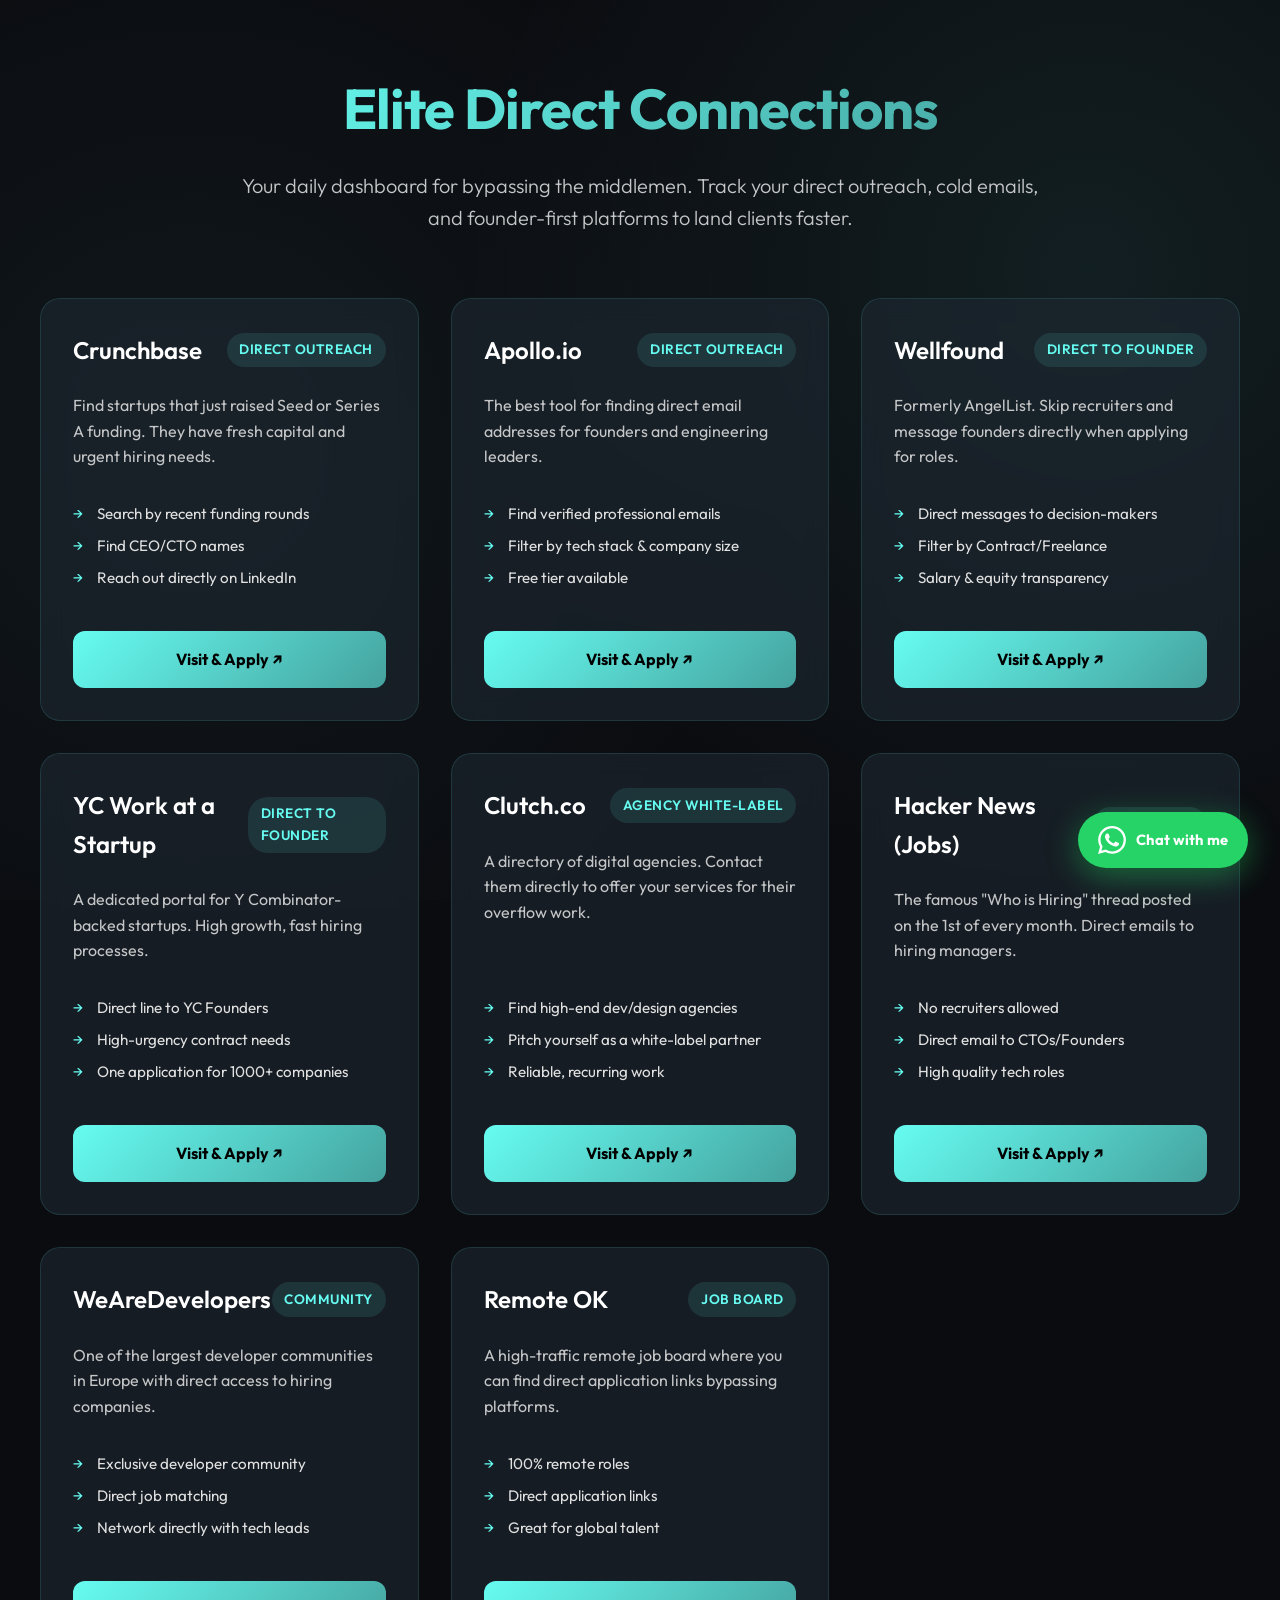
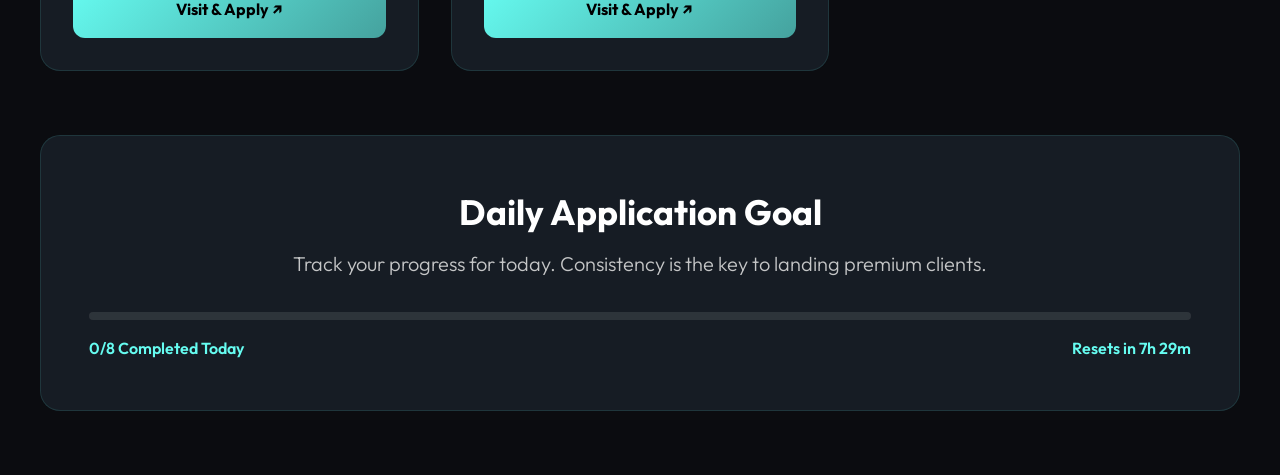
<file: highest-value-freelance-opportunities.html>
<!DOCTYPE html>
<html lang="en">
<head>
    <meta charset="UTF-8">
    <meta name="viewport" content="width=device-width, initial-scale=1.0">
    <title>High-Value Freelance Opportunities | Daily Action Plan</title>
    <meta name="description" content="A curated list of premium, high-paying freelance platforms and job boards for top-tier professionals.">
    <link rel="preconnect" href="https://fonts.googleapis.com">
    <link rel="preconnect" href="https://fonts.gstatic.com" crossorigin>
    <link href="https://fonts.googleapis.com/css2?family=Outfit:wght@300;400;600;700&display=swap" rel="stylesheet">
    <style>
        :root {
            --bg-color: #0b0c10;
            --surface-color: rgba(31, 40, 51, 0.6);
            --surface-border: rgba(69, 162, 158, 0.2);
            --text-primary: #ffffff;
            --text-secondary: #c5c6c7;
            --accent-primary: #66fcf1;
            --accent-secondary: #45a29e;
            --gradient-1: linear-gradient(135deg, #66fcf1 0%, #45a29e 100%);
            --gradient-2: linear-gradient(135deg, #1f2833 0%, #0b0c10 100%);
        }

        * {
            box-sizing: border-box;
            margin: 0;
            padding: 0;
        }

        body {
            font-family: 'Outfit', sans-serif;
            background-color: var(--bg-color);
            color: var(--text-primary);
            line-height: 1.6;
            min-height: 100vh;
            background-image: 
                radial-gradient(circle at 15% 50%, rgba(69, 162, 158, 0.08) 0%, transparent 50%),
                radial-gradient(circle at 85% 30%, rgba(102, 252, 241, 0.08) 0%, transparent 50%);
            background-attachment: fixed;
            display: flex;
            flex-direction: column;
            align-items: center;
            padding: 4rem 2rem;
        }

        header {
            text-align: center;
            margin-bottom: 4rem;
            max-width: 800px;
            animation: fadeInDown 1s ease-out forwards;
        }

        h1 {
            font-size: 3.5rem;
            font-weight: 700;
            margin-bottom: 1rem;
            background: var(--gradient-1);
            -webkit-background-clip: text;
            -webkit-text-fill-color: transparent;
            letter-spacing: -1px;
        }

        .subtitle {
            font-size: 1.25rem;
            color: var(--text-secondary);
            font-weight: 300;
        }

        .grid-container {
            display: grid;
            grid-template-columns: repeat(auto-fit, minmax(320px, 1fr));
            gap: 2rem;
            width: 100%;
            max-width: 1200px;
        }

        .card {
            background: var(--surface-color);
            border: 1px solid var(--surface-border);
            border-radius: 20px;
            padding: 2rem;
            backdrop-filter: blur(12px);
            -webkit-backdrop-filter: blur(12px);
            transition: all 0.4s cubic-bezier(0.175, 0.885, 0.32, 1.275);
            display: flex;
            flex-direction: column;
            position: relative;
            overflow: hidden;
            opacity: 0;
            transform: translateY(20px);
            animation: fadeInUp 0.8s ease-out forwards;
        }

        /* Staggered animation delays for cards */
        .card:nth-child(1) { animation-delay: 0.1s; }
        .card:nth-child(2) { animation-delay: 0.2s; }
        .card:nth-child(3) { animation-delay: 0.3s; }
        .card:nth-child(4) { animation-delay: 0.4s; }
        .card:nth-child(5) { animation-delay: 0.5s; }
        .card:nth-child(6) { animation-delay: 0.6s; }
        .card:nth-child(7) { animation-delay: 0.7s; }
        .card:nth-child(8) { animation-delay: 0.8s; }

        .card::before {
            content: '';
            position: absolute;
            top: 0;
            left: 0;
            right: 0;
            height: 4px;
            background: var(--gradient-1);
            transform: scaleX(0);
            transform-origin: left;
            transition: transform 0.4s ease;
        }

        .card:hover {
            transform: translateY(-10px) scale(1.02);
            box-shadow: 0 20px 40px rgba(0, 0, 0, 0.4), 0 0 20px rgba(69, 162, 158, 0.2);
            border-color: rgba(102, 252, 241, 0.4);
        }

        .card:hover::before {
            transform: scaleX(1);
        }

        .card-header {
            display: flex;
            align-items: center;
            justify-content: space-between;
            margin-bottom: 1.5rem;
        }

        .card-title {
            font-size: 1.5rem;
            font-weight: 600;
            color: #fff;
        }

        .badge {
            background: rgba(102, 252, 241, 0.1);
            color: var(--accent-primary);
            padding: 0.4rem 0.8rem;
            border-radius: 20px;
            font-size: 0.85rem;
            font-weight: 600;
            letter-spacing: 0.5px;
            text-transform: uppercase;
        }

        .card-description {
            color: var(--text-secondary);
            font-size: 1rem;
            margin-bottom: 2rem;
            flex-grow: 1;
        }

        .features-list {
            list-style: none;
            margin-bottom: 2rem;
        }

        .features-list li {
            position: relative;
            padding-left: 1.5rem;
            margin-bottom: 0.5rem;
            color: #e0e0e0;
            font-size: 0.95rem;
        }

        .features-list li::before {
            content: '→';
            position: absolute;
            left: 0;
            color: var(--accent-primary);
        }

        .btn {
            display: inline-flex;
            align-items: center;
            justify-content: center;
            padding: 1rem 2rem;
            background: var(--gradient-1);
            color: #000;
            text-decoration: none;
            font-weight: 700;
            border-radius: 12px;
            transition: all 0.3s ease;
            position: relative;
            overflow: hidden;
            z-index: 1;
        }

        .btn::after {
            content: '';
            position: absolute;
            top: 0;
            left: 0;
            width: 100%;
            height: 100%;
            background: #fff;
            opacity: 0;
            z-index: -1;
            transition: opacity 0.3s ease;
        }

        .btn:hover {
            transform: translateY(-2px);
            box-shadow: 0 10px 20px rgba(102, 252, 241, 0.3);
        }

        .btn:hover::after {
            opacity: 0.2;
        }

        /* Animations */
        @keyframes fadeInUp {
            from {
                opacity: 0;
                transform: translateY(30px);
            }
            to {
                opacity: 1;
                transform: translateY(0);
            }
        }

        @keyframes fadeInDown {
            from {
                opacity: 0;
                transform: translateY(-30px);
            }
            to {
                opacity: 1;
                transform: translateY(0);
            }
        }

        /* Daily Tracker Section */
        .tracker-section {
            width: 100%;
            max-width: 1200px;
            margin-top: 4rem;
            background: var(--surface-color);
            border: 1px solid var(--surface-border);
            border-radius: 20px;
            padding: 3rem;
            backdrop-filter: blur(12px);
            animation: fadeInUp 1s ease-out forwards;
            animation-delay: 0.9s;
            opacity: 0;
        }

        .tracker-header {
            text-align: center;
            margin-bottom: 2rem;
        }

        .tracker-header h2 {
            font-size: 2.2rem;
            color: #fff;
            margin-bottom: 0.5rem;
        }

        .progress-container {
            width: 100%;
            height: 8px;
            background: rgba(255, 255, 255, 0.1);
            border-radius: 4px;
            margin-top: 2rem;
            overflow: hidden;
        }

        .progress-bar {
            height: 100%;
            background: var(--gradient-1);
            width: 0%;
            transition: width 0.5s ease-out;
        }

        .stats-row {
            display: flex;
            justify-content: space-between;
            margin-top: 1rem;
            color: var(--accent-primary);
            font-weight: 600;
        }

        @media (max-width: 768px) {
            h1 {
                font-size: 2.5rem;
            }
            body {
                padding: 2rem 1rem;
            }
            .tracker-section {
                padding: 2rem 1rem;
            }
        }
    </style>

<style id="wa-float-css">
.wa-float {
    position: fixed;
    bottom: 32px;
    right: 32px;
    z-index: 9999;
    display: flex;
    align-items: center;
    gap: 10px;
    padding: 14px 20px;
    background: #25D366;
    color: #fff;
    border-radius: 50px;
    text-decoration: none;
    font-family: 'Outfit', sans-serif, Arial;
    font-size: 0.92rem;
    font-weight: 700;
    letter-spacing: 0.01em;
    box-shadow: 0 8px 32px rgba(37,211,102,0.45), 0 2px 8px rgba(0,0,0,0.25);
    transition: transform 0.3s cubic-bezier(0.4,0,0.2,1), box-shadow 0.3s cubic-bezier(0.4,0,0.2,1);
    overflow: hidden;
}
.wa-float::before {
    content: '';
    position: absolute;
    inset: -4px;
    border-radius: 50px;
    border: 2px solid rgba(37,211,102,0.5);
    animation: wa-pulse 2.5s ease-out infinite;
    pointer-events: none;
}
@keyframes wa-pulse {
    0%   { transform: scale(1);    opacity: 0.7; }
    70%  { transform: scale(1.18); opacity: 0;   }
    100% { transform: scale(1.18); opacity: 0;   }
}
.wa-float:hover {
    transform: translateY(-5px) scale(1.04);
    box-shadow: 0 16px 48px rgba(37,211,102,0.55), 0 4px 12px rgba(0,0,0,0.3);
}
.wa-float svg { flex-shrink: 0; transition: transform 0.3s ease; }
.wa-float:hover svg { transform: rotate(-8deg) scale(1.1); }
.wa-float-label { white-space: nowrap; }
@media (max-width: 480px) {
    .wa-float { bottom: 20px; right: 16px; padding: 14px; border-radius: 50%; width: 56px; height: 56px; justify-content: center; }
    .wa-float-label { display: none; }
}
</style>

</head>
<body>

    <header>
        <h1>Elite Direct Connections</h1>
        <p class="subtitle">Your daily dashboard for bypassing the middlemen. Track your direct outreach, cold emails, and founder-first platforms to land clients faster.</p>
    </header>

    <main class="grid-container" id="cards-container">
        <!-- Cards will be injected via JS to handle dynamic daily state -->
    </main>

    <section class="tracker-section">
        <div class="tracker-header">
            <h2>Daily Application Goal</h2>
            <p class="subtitle">Track your progress for today. Consistency is the key to landing premium clients.</p>
        </div>
        <div class="progress-container">
            <div class="progress-bar" id="daily-progress"></div>
        </div>
        <div class="stats-row">
            <span id="completed-count">0/8 Completed</span>
            <span id="reset-timer">Resets at midnight</span>
        </div>
    </section>

    <script>
        const platforms = [
            {
                id: 'crunchbase',
                name: 'Crunchbase',
                type: 'Direct Outreach',
                desc: 'Find startups that just raised Seed or Series A funding. They have fresh capital and urgent hiring needs.',
                features: ['Search by recent funding rounds', 'Find CEO/CTO names', 'Reach out directly on LinkedIn'],
                url: 'https://www.crunchbase.com/'
            },
            {
                id: 'apollo',
                name: 'Apollo.io',
                type: 'Direct Outreach',
                desc: 'The best tool for finding direct email addresses for founders and engineering leaders.',
                features: ['Find verified professional emails', 'Filter by tech stack & company size', 'Free tier available'],
                url: 'https://www.apollo.io/'
            },
            {
                id: 'wellfound',
                name: 'Wellfound',
                type: 'Direct to Founder',
                desc: 'Formerly AngelList. Skip recruiters and message founders directly when applying for roles.',
                features: ['Direct messages to decision-makers', 'Filter by Contract/Freelance', 'Salary & equity transparency'],
                url: 'https://wellfound.com/jobs'
            },
            {
                id: 'yc-startup',
                name: 'YC Work at a Startup',
                type: 'Direct to Founder',
                desc: 'A dedicated portal for Y Combinator-backed startups. High growth, fast hiring processes.',
                features: ['Direct line to YC Founders', 'High-urgency contract needs', 'One application for 1000+ companies'],
                url: 'https://www.workatastartup.com/'
            },
            {
                id: 'clutch',
                name: 'Clutch.co',
                type: 'Agency White-Label',
                desc: 'A directory of digital agencies. Contact them directly to offer your services for their overflow work.',
                features: ['Find high-end dev/design agencies', 'Pitch yourself as a white-label partner', 'Reliable, recurring work'],
                url: 'https://clutch.co/'
            },
            {
                id: 'hackernews',
                name: 'Hacker News (Jobs)',
                type: 'Community',
                desc: 'The famous "Who is Hiring" thread posted on the 1st of every month. Direct emails to hiring managers.',
                features: ['No recruiters allowed', 'Direct email to CTOs/Founders', 'High quality tech roles'],
                url: 'https://news.ycombinator.com/jobs'
            },
            {
                id: 'wearedevelopers',
                name: 'WeAreDevelopers',
                type: 'Community',
                desc: 'One of the largest developer communities in Europe with direct access to hiring companies.',
                features: ['Exclusive developer community', 'Direct job matching', 'Network directly with tech leads'],
                url: 'https://www.wearedevelopers.com/'
            },
            {
                id: 'remoteok',
                name: 'Remote OK',
                type: 'Job Board',
                desc: 'A high-traffic remote job board where you can find direct application links bypassing platforms.',
                features: ['100% remote roles', 'Direct application links', 'Great for global talent'],
                url: 'https://remoteok.com/'
            }
        ];

        // Initialize state
        const getTodayString = () => new Date().toLocaleDateString();
        let state = JSON.parse(localStorage.getItem('freelanceTracker')) || {
            date: getTodayString(),
            completed: []
        };

        // Reset if it's a new day
        if (state.date !== getTodayString()) {
            state = {
                date: getTodayString(),
                completed: []
            };
            saveState();
        }

        function saveState() {
            localStorage.setItem('freelanceTracker', JSON.stringify(state));
            updateProgress();
        }

        function updateProgress() {
            const total = platforms.length;
            const completed = state.completed.length;
            const percentage = (completed / total) * 100;
            
            document.getElementById('daily-progress').style.width = percentage + '%';
            document.getElementById('completed-count').innerText = `${completed}/${total} Completed Today`;
            
            if(percentage === 100) {
                document.getElementById('daily-progress').style.background = 'linear-gradient(135deg, #a8ff78 0%, #78ffd6 100%)';
            }
        }

        function togglePlatform(id) {
            if (state.completed.includes(id)) {
                // If they want to uncheck, we can allow it or just leave it. 
                // For now, let's keep it simple: opening the link marks it done.
            } else {
                state.completed.push(id);
                saveState();
                renderCards(); // Re-render to update button state
            }
        }

        function renderCards() {
            const container = document.getElementById('cards-container');
            container.innerHTML = '';

            platforms.forEach((p, index) => {
                const isCompleted = state.completed.includes(p.id);
                const btnText = isCompleted ? 'Visited Today ✓' : 'Visit & Apply ↗';
                const btnStyle = isCompleted ? 'background: rgba(255,255,255,0.1); color: #fff; box-shadow: none;' : '';

                const card = document.createElement('div');
                card.className = 'card';
                card.style.animationDelay = `${index * 0.1}s`;
                
                let featuresHtml = '';
                p.features.forEach(f => {
                    featuresHtml += `<li>${f}</li>`;
                });

                card.innerHTML = `
                    <div class="card-header">
                        <h3 class="card-title">${p.name}</h3>
                        <span class="badge">${p.type}</span>
                    </div>
                    <p class="card-description">${p.desc}</p>
                    <ul class="features-list">
                        ${featuresHtml}
                    </ul>
                    <a href="${p.url}" target="_blank" class="btn" style="${btnStyle}" onclick="togglePlatform('${p.id}')">
                        ${btnText}
                    </a>
                `;
                container.appendChild(card);
            });
        }

        // Timer to midnight logic
        function updateTimer() {
            const now = new Date();
            const tomorrow = new Date(now.getFullYear(), now.getMonth(), now.getDate() + 1);
            const diff = tomorrow - now;
            
            const hours = Math.floor((diff % (1000 * 60 * 60 * 24)) / (1000 * 60 * 60));
            const minutes = Math.floor((diff % (1000 * 60 * 60)) / (1000 * 60));
            
            document.getElementById('reset-timer').innerText = `Resets in ${hours}h ${minutes}m`;
        }

        // Init
        renderCards();
        updateProgress();
        updateTimer();
        setInterval(updateTimer, 60000); // Update timer every minute

    </script>

    <!-- Floating WhatsApp Button -->
    <a href="https://wa.me/918310634421?text=Hi%20Suresh%2C%20I%27d%20like%20to%20discuss%20a%20project%20with%20you." target="_blank" rel="noopener" id="wa-float" class="wa-float" aria-label="Chat on WhatsApp" title="Chat on WhatsApp">
        <svg xmlns="http://www.w3.org/2000/svg" width="28" height="28" viewBox="0 0 24 24" fill="currentColor"><path d="M17.472 14.382c-.297-.149-1.758-.867-2.03-.967-.273-.099-.471-.148-.67.15-.197.297-.767.966-.94 1.164-.173.199-.347.223-.644.075-.297-.15-1.255-.463-2.39-1.475-.883-.788-1.48-1.761-1.653-2.059-.173-.297-.018-.458.13-.606.134-.133.298-.347.446-.52.149-.174.198-.298.298-.497.099-.198.05-.371-.025-.52-.075-.149-.669-1.612-.916-2.207-.242-.579-.487-.5-.669-.51-.173-.008-.371-.01-.57-.01-.198 0-.52.074-.792.372-.272.297-1.04 1.016-1.04 2.479 0 1.462 1.065 2.875 1.213 3.074.149.198 2.096 3.2 5.077 4.487.709.306 1.262.489 1.694.625.712.227 1.36.195 1.871.118.571-.085 1.758-.719 2.006-1.413.248-.694.248-1.289.173-1.413-.074-.124-.272-.198-.57-.347m-5.421 7.403h-.004a9.87 9.87 0 0 1-5.031-1.378l-.361-.214-3.741.982.998-3.648-.235-.374a9.86 9.86 0 0 1-1.51-5.26c.001-5.45 4.436-9.884 9.888-9.884 2.64 0 5.122 1.03 6.988 2.898a9.825 9.825 0 0 1 2.893 6.994c-.003 5.45-4.437 9.884-9.885 9.884m8.413-18.297A11.815 11.815 0 0 0 12.05 0C5.495 0 .16 5.335.157 11.892c0 2.096.547 4.142 1.588 5.945L.057 24l6.305-1.654a11.882 11.882 0 0 0 5.683 1.448h.005c6.554 0 11.89-5.335 11.893-11.893a11.821 11.821 0 0 0-3.48-8.413z"/></svg>
        <span class="wa-float-label">Chat with me</span>
    </a>

</body>
</html>
</file>
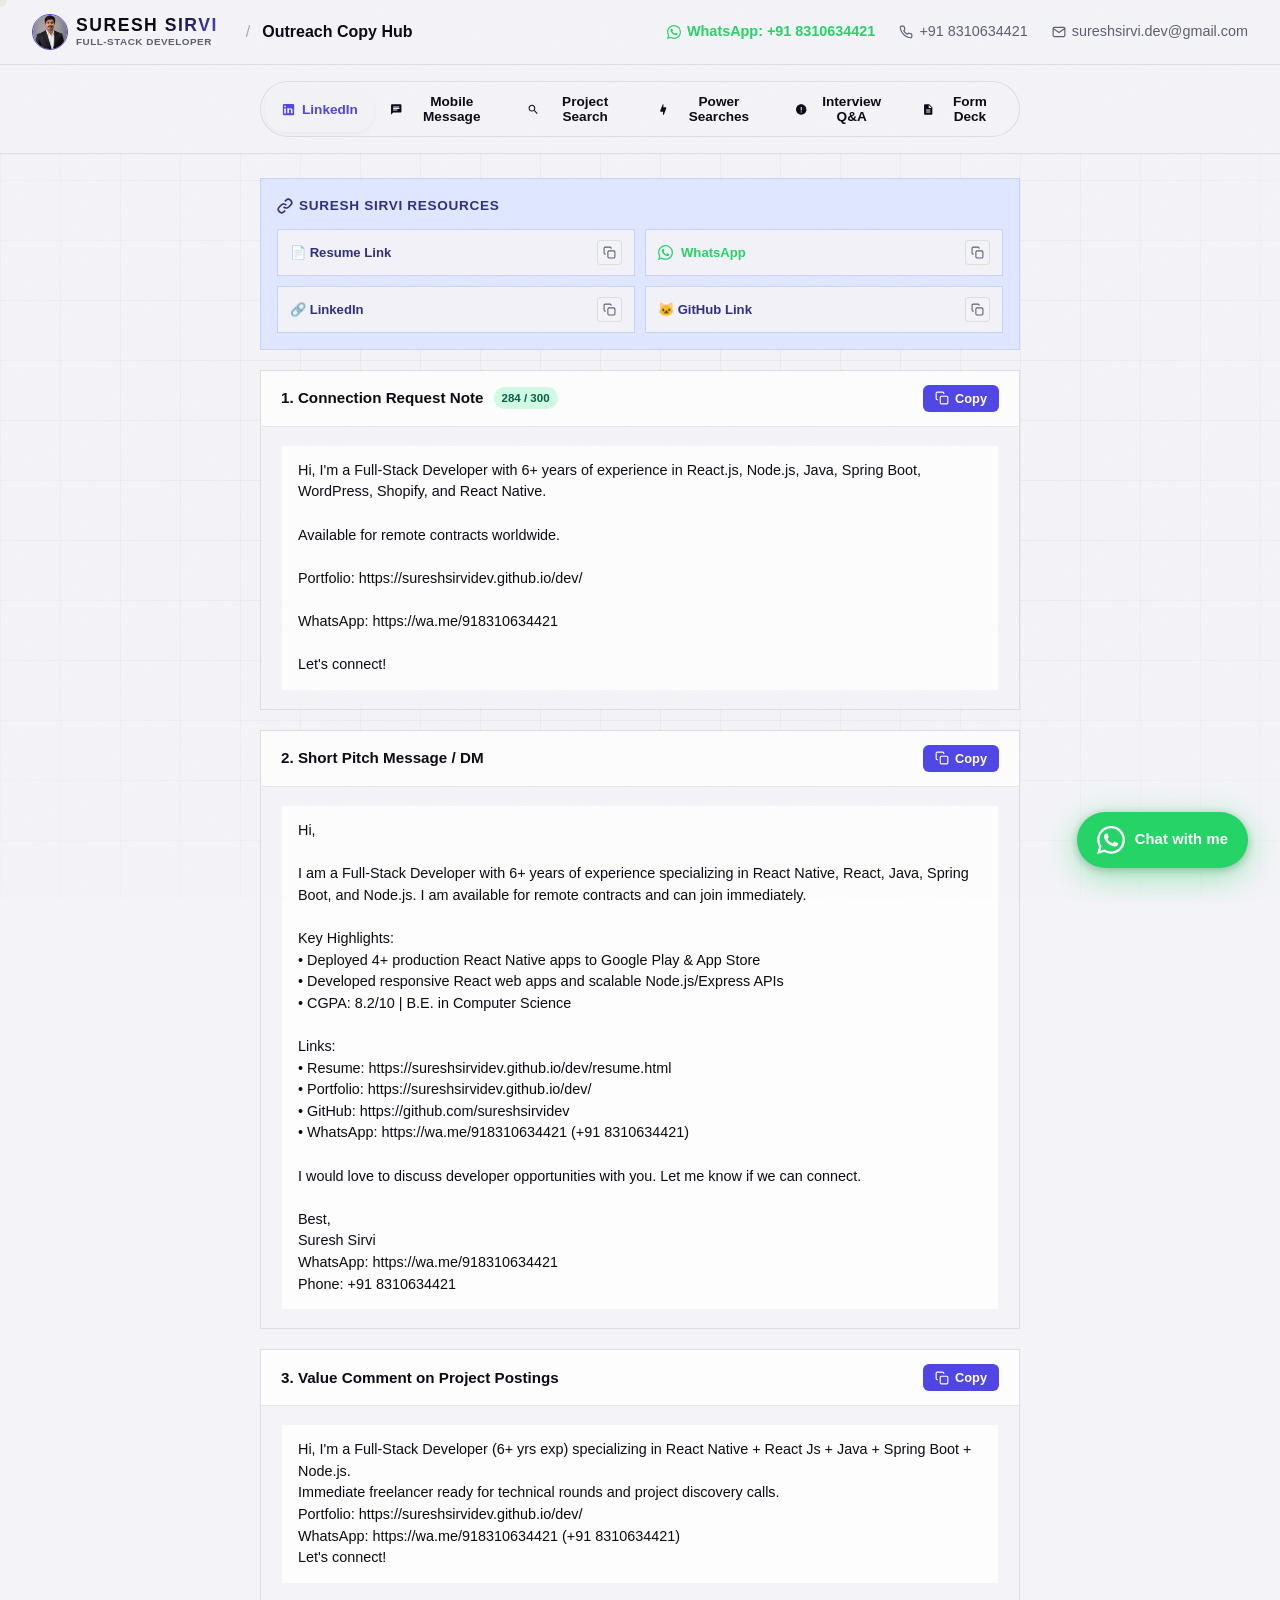
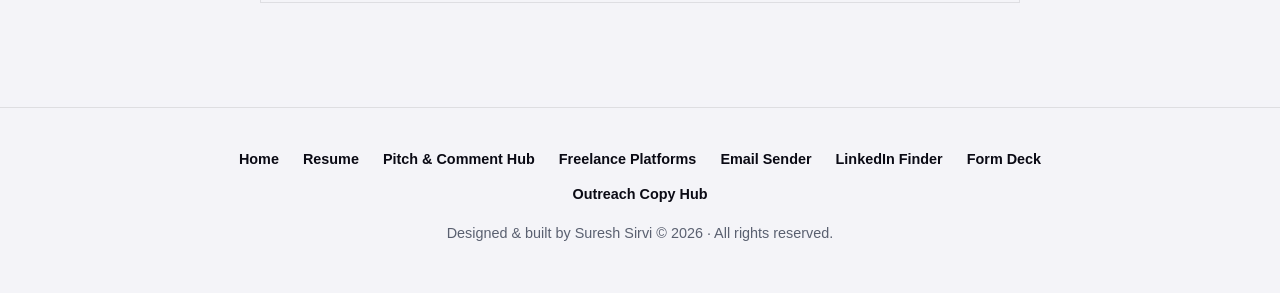
<file: outreach-copy-hub-extension.html>
<!DOCTYPE html>
<html lang="en" class="scroll-smooth" data-theme="dark">

<head>
  <meta charset="UTF-8">
  <meta name="viewport" content="width=device-width, initial-scale=1.0">
  <title>Outreach CRM & Toolkit | Suresh Sirvi</title>
  <link rel="stylesheet" href="style.css">
  <link rel="preconnect" href="https://fonts.googleapis.com">
  <link rel="preconnect" href="https://fonts.gstatic.com" crossorigin>
  <link href="https://fonts.googleapis.com/css2?family=Plus+Jakarta+Sans:wght@300;400;500;600;700;800&display=swap"
    rel="stylesheet">
  <style>
    * {
      box-sizing: border-box;
      margin: 0;
      padding: 0;
    }

    body {
      font-family: 'Outfit', sans-serif;
      font-size: 16px;
      font-family: 'Outfit', sans-serif;
      font-size: 16px;
      background-color: var(--bg-color);
      color: var(--text-primary);
      min-height: 100vh;
      display: block;
    }

    /* ── HEADER ── */
    header {
      background: var(--nav-bg);
      border-bottom: 1px solid var(--surface-border);
      position: sticky;
      top: 0;
      z-index: 100;
      box-shadow: 0 1px 3px rgba(0, 0, 0, 0.02);
    }

    .header-container {
      max-width: 800px;
      margin: 50px auto;
      width: 95%;
      margin: 0 auto;
      padding: 16px 20px;
      display: flex;
      justify-content: space-between;
      align-items: center;
      width: 100%;
    }

    .logo-section {
      display: block;
    }

    .logo-title {
      font-size: 1.15rem;
      font-weight: 800;
      color: var(--text-primary);
      letter-spacing: -0.5px;
      display: flex;
      align-items: center;
      gap: 8px;
    }

    .logo-title svg {
      width: 20px;
      height: 20px;
      color: var(--accent);
    }

    .logo-subtitle {
      font-size: 0.78rem;
      color: var(--text-secondary);
      font-weight: 500;
      margin-top: 2px;
    }

    /* ── TABS NAVIGATION ── */
    .tabs-nav {
      display: flex;
      background: var(--bg-color);
      padding: 4px;
      border-radius: 30px;
      border: 1px solid var(--surface-border);
    }

    .tab-button {
      background: transparent;
      border: none;
      padding: 8px 16px;
      font-family: inherit;
      font-size: 0.85rem;
      font-weight: 600;
      color: var(--text-dim);
      border-radius: 20px;
      cursor: pointer;
      transition: all 0.2s;
      display: flex;
      align-items: center;
      gap: 6px;
    }

    .tab-button:hover {
      color: var(--text-primary);
    }

    .tab-button.active {
      background: var(--nav-bg);
      color: var(--accent);
      box-shadow: 0 2px 4px rgba(0, 0, 0, 0.05);
    }

    .tab-button svg {
      width: 15px;
      height: 15px;
    }

    /* ── LAYOUT CONTENT ── */
    .main-layout {
      max-width: 800px;
      width: 100%;
      margin: 0 auto;
      padding: 24px 20px;
      display: block;
      gap: 24px;
      flex: 1;
    }

    /* ── RESOURCES CARD ── */
    .resources-card {
      background: #e0e7ff;
      border: 1px solid #c7d2fe;
      border-radius: var(--radius);
      padding: 16px;
      color: #312e81;
      box-shadow: var(--shadow);
    }

    .resources-title {
      font-size: 0.85rem;
      font-weight: 800;
      text-transform: uppercase;
      letter-spacing: 0.05em;
      margin-bottom: 12px;
      display: flex;
      align-items: center;
      gap: 6px;
    }

    .resources-grid {
      display: grid;
      grid-template-columns: repeat(2, 1fr);
      gap: 10px;
    }

    .resource-item {
      background: var(--nav-bg);
      border: 1px solid #c7d2fe;
      border-radius: var(--radius-sm);
      padding: 10px 12px;
      display: flex;
      justify-content: space-between;
      align-items: center;
    }

    .resource-info {
      display: flex;
      align-items: center;
      gap: 8px;
      font-size: 0.82rem;
      font-weight: 600;
      color: var(--text-dim);
      text-decoration: none;
    }

    .resource-info:hover {
      color: var(--accent);
      text-decoration: underline;
    }

    .btn-link-copy {
      background: var(--bg-color);
      border: 1px solid var(--surface-border);
      color: var(--text-secondary);
      padding: 5px;
      border-radius: 4px;
      cursor: pointer;
      display: flex;
      align-items: center;
      justify-content: center;
      transition: all 0.2s;
    }

    .btn-link-copy:hover {
      background: var(--primary-glow);
      border-color: var(--accent);
      color: var(--accent);
    }

    .btn-link-copy svg {
      width: 13px;
      height: 13px;
    }

    /* ── TEMPLATE CARD ── */
    .tab-panel {
      display: none;
      animation: fadeIn 0.2s ease-out forwards;
    }

    .tab-panel.active {
      display: block;
    }

    @keyframes fadeIn {
      from {
        opacity: 0;
        transform: translateY(6px);
      }

      to {
        opacity: 1;
        transform: translateY(0);
      }
    }

    .tpl-card {
      background: var(--nav-bg);
      border: 1px solid var(--surface-border);
      border-radius: var(--radius);
      margin-bottom: 20px;
      box-shadow: var(--shadow);
      overflow: hidden;
    }

    .tpl-header {
      padding: 14px 20px;
      background: var(--card-bg);
      border-bottom: 1px solid var(--surface-border);
      display: flex;
      justify-content: space-between;
      align-items: center;
    }

    .tpl-title {
      font-size: 0.95rem;
      font-weight: 700;
      color: var(--text-primary);
      display: flex;
      align-items: center;
      gap: 10px;
    }

    .char-badge {
      font-size: 0.72rem;
      font-weight: 700;
      padding: 2px 8px;
      border-radius: 12px;
    }

    .char-badge.green {
      background: #d1fae5;
      color: #065f46;
    }

    .char-badge.warn {
      background: #fef3c7;
      color: #92400e;
    }

    .char-badge.danger {
      background: #fee2e2;
      color: #991b1b;
    }

    .action-buttons {
      display: flex;
      gap: 8px;
    }

    .btn-copy {
      background: var(--accent);
      border: none;
      color: white;
      padding: 6px 12px;
      font-family: inherit;
      font-size: 0.8rem;
      font-weight: 600;
      border-radius: 6px;
      cursor: pointer;
      display: flex;
      align-items: center;
      gap: 6px;
      transition: background 0.15s;
    }

    .btn-copy:hover {
      background: var(--primary-hover);
    }

    .btn-copy svg {
      width: 14px;
      height: 14px;
    }

    .tpl-body {
      padding: 18px 20px;
    }

    .tpl-preview {
      background: var(--card-bg);
      border: 1px solid #f1f5f9;
      border-radius: var(--radius-sm);
      padding: 14px 16px;
      font-family: inherit;
      font-size: 0.9rem;
      line-height: 1.5;
      color: var(--text-dim);
      white-space: pre-wrap;
      overflow-x: auto;
    }

    /* ── BOOLEAN GENERATOR ── */
    .search-row {
      display: grid;
      grid-template-columns: 1fr 1fr;
      gap: 16px;
      margin-bottom: 16px;
    }

    textarea.input-styled,
    select.input-styled,
    input.input-styled {
      width: 100%;
      background: var(--card-bg);
      border: 1px solid var(--surface-border);
      border-radius: var(--radius-sm);
      padding: 10px 14px;
      font-family: inherit;
      font-size: 0.88rem;
      font-weight: 500;
      outline: none;
      transition: all 0.2s;
    }

    textarea.input-styled:focus,
    select.input-styled:focus,
    input.input-styled:focus {
      border-color: var(--accent);
      background: var(--nav-bg);
      box-shadow: 0 0 0 2px var(--primary-glow);
    }

    /* ── TAGS ── */
    .tag-container {
      display: flex;
      flex-wrap: wrap;
      gap: 8px;
      margin-top: 8px;
    }

    .keyword-tag {
      background: var(--bg-color);
      border: 1px solid var(--surface-border);
      color: var(--text-dim);
      padding: 5px 12px;
      border-radius: 20px;
      font-size: 0.78rem;
      font-weight: 600;
      cursor: pointer;
      transition: all 0.2s;
    }

    .keyword-tag:hover {
      background: var(--primary-glow);
      border-color: var(--accent);
      color: var(--accent);
    }

    .keyword-tag.copied {
      background: #10b981 !important;
      border-color: #059669 !important;
      color: white !important;
      transform: scale(0.97);
    }

    /* ── TOAST ── */
    .toast-box {
      position: fixed;
      bottom: 24px;
      right: 24px;
      background: var(--bg-color);
      color: white;
      padding: 12px 20px;
      border-radius: var(--radius-sm);
      font-size: 0.85rem;
      font-weight: 600;
      box-shadow: 0 10px 25px rgba(0, 0, 0, 0.1);
      display: flex;
      align-items: center;
      gap: 8px;
      transform: translateY(100px);
      opacity: 0;
      transition: all 0.25s cubic-bezier(0.34, 1.56, 0.64, 1);
      z-index: 1000;
    }

    .toast-box.show {
      transform: translateY(0);
      opacity: 1;
    }

    .toast-indicator {
      width: 6px;
      height: 6px;
      background: var(--secondary);
      border-radius: 50%;
    }

    /* ── CHECKLIST ── */
    .chk-list {
      display: block;
      gap: 10px;
    }

    .chk-item {
      display: flex;
      align-items: center;
      gap: 10px;
      padding: 12px 14px;
      background: var(--card-bg);
      border: 1px solid var(--surface-border);
      border-radius: var(--radius-sm);
      cursor: pointer;
      font-size: 0.88rem;
      font-weight: 500;
      transition: all 0.15s;
    }

    .chk-item:hover {
      border-color: var(--border-focus);
    }

    .chk-item.checked {
      background: #f0fdf4;
      border-color: #bbf7d0;
      color: var(--text-secondary);
      text-decoration: line-through;
    }

    .chk-box {
      width: 16px;
      height: 16px;
      border: 2px solid var(--text-secondary);
      border-radius: 4px;
      display: flex;
      align-items: center;
      justify-content: center;
    }

    .chk-item.checked .chk-box {
      background: var(--secondary);
      border-color: var(--secondary);
    }

    .chk-box svg {
      width: 10px;
      height: 10px;
      fill: none;
      stroke: white;
      stroke-width: 3px;
      display: none;
    }

    .chk-item.checked .chk-box svg {
      display: block;
    }

    /* ── POWER SEARCH PLATFORM STYLES ── */
    .platform-grid {
      display: grid;
      grid-template-columns: repeat(3, 1fr);
      gap: 12px;
      margin-bottom: 16px;
    }

    .platform-box {
      background: var(--card-bg);
      border: 1px solid var(--surface-border);
      border-radius: var(--radius-sm);
      padding: 12px;
      display: block;
      gap: 8px;
    }

    .platform-name {
      font-size: 0.8rem;
      font-weight: 700;
      color: var(--text-dim);
      display: flex;
      align-items: center;
      gap: 6px;
      text-transform: uppercase;
      letter-spacing: 0.05em;
    }

    .platform-query-input {
      font-family: monospace;
      font-size: 0.75rem;
      background: white !important;
      border: 1px solid var(--surface-border) !important;
      border-radius: 4px;
      padding: 6px 8px;
      width: 100%;
      box-sizing: border-box;
      outline: none;
      white-space: nowrap;
      overflow: hidden;
      text-overflow: ellipsis;
    }

    .platform-actions {
      display: flex;
      gap: 6px;
    }

    .btn-plat-action {
      flex: 1;
      padding: 6px;
      font-size: 0.75rem;
      font-weight: 600;
      border-radius: 4px;
      cursor: pointer;
      display: flex;
      align-items: center;
      justify-content: center;
      gap: 4px;
      transition: all 0.2s;
    }

    .btn-plat-copy {
      background: white;
      border: 1px solid var(--surface-border);
      color: var(--text-dim);
    }

    .btn-plat-copy:hover {
      background: var(--primary-glow);
      border-color: var(--accent);
      color: var(--accent);
    }

    .btn-plat-launch {
      background: var(--text-primary);
      border: none;
      color: white;
    }

    .btn-plat-launch:hover {
      background: var(--card-bg);
    }

    @media (max-width: 768px) {
      .platform-grid {
        grid-template-columns: 1fr;
      }
    }

    @media (max-width: 600px) {
      .header-container {
        flex-direction: column;
        gap: 12px;
        align-items: flex-start;
      }

      .tabs-nav {
        width: 100%;
        overflow-x: auto;
        white-space: nowrap;
        -webkit-overflow-scrolling: touch;
      }
    }

    /* ── INTERVIEW Q&A TAB STYLES ── */
    .search-wrapper {
      position: relative;
      margin-bottom: 20px;
    }

    .search-input {
      width: 100%;
      padding: 14px 16px 14px 44px;
      font-size: 0.95rem;
      background: var(--nav-bg);
      border: 1px solid var(--surface-border);
      border-radius: 12px;
      color: var(--text-primary);
      transition: all 0.3s ease;
      box-sizing: border-box;
    }

    .search-input:focus {
      outline: none;
      border-color: var(--accent);
      box-shadow: 0 0 0 3px rgba(99, 102, 241, 0.15);
    }

    .search-icon {
      position: absolute;
      left: 16px;
      top: 50%;
      transform: translateY(-50%);
      width: 18px;
      height: 18px;
      color: var(--text-dim);
      pointer-events: none;
    }

    .filter-container {
      display: flex;
      flex-wrap: wrap;
      gap: 8px;
      margin-bottom: 24px;
    }

    .filter-pill {
      background: var(--bg-color);
      border: 1px solid var(--surface-border);
      color: var(--text-dim);
      padding: 8px 16px;
      border-radius: 20px;
      font-size: 0.85rem;
      font-weight: 600;
      cursor: pointer;
      transition: all 0.2s ease;
    }

    .filter-pill:hover {
      border-color: var(--accent);
      color: var(--text-primary);
    }

    .filter-pill.active {
      background: var(--accent);
      border-color: var(--accent);
      color: var(--text-primary);
    }

    .qa-card {
      background: var(--nav-bg);
      border: 1px solid var(--surface-border);
      border-radius: 12px;
      margin-bottom: 16px;
      overflow: hidden;
      transition: all 0.3s cubic-bezier(0.4, 0, 0.2, 1);
    }

    .qa-card:hover {
      transform: translateY(-2px);
      box-shadow: 0 8px 30px rgba(0, 0, 0, 0.12);
      border-color: var(--primary-light);
    }

    .qa-header {
      padding: 16px 20px;
      display: flex;
      justify-content: space-between;
      align-items: center;
      cursor: pointer;
      user-select: none;
      background: rgba(255, 255, 255, 0.01);
    }

    .qa-title-group {
      display: flex;
      align-items: center;
      gap: 12px;
      flex: 1;
    }

    .qa-category-badge {
      font-size: 0.7rem;
      font-weight: 700;
      text-transform: uppercase;
      padding: 2px 8px;
      border-radius: 6px;
      white-space: nowrap;
    }

    .badge-rn {
      background: #fee2e2;
      color: #991b1b;
    }

    .badge-react {
      background: #e0f2fe;
      color: #0369a1;
    }

    .badge-node {
      background: #dcfce7;
      color: #166534;
    }

    .badge-js {
      background: #fef3c7;
      color: #92400e;
    }

    .badge-hr {
      background: #f3e8ff;
      color: #6b21a8;
    }

    .badge-portal {
      background: #e0e7ff;
      color: #3730a3;
    }

    .qa-question {
      font-size: 0.95rem;
      font-weight: 700;
      color: var(--text-primary);
      line-height: 1.4;
    }

    .qa-toggle-icon {
      width: 20px;
      height: 20px;
      color: var(--text-dim);
      transition: transform 0.3s ease;
      margin-left: 12px;
      flex-shrink: 0;
    }

    .qa-card.open .qa-toggle-icon {
      transform: rotate(180deg);
    }

    .qa-body {
      max-height: 0;
      overflow: hidden;
      transition: max-height 0.3s cubic-bezier(0.4, 0, 0.2, 1);
    }

    .qa-content {
      padding: 0 20px 20px 20px;
      border-top: 1px solid var(--border-light);
      margin-top: 0;
    }

    .qa-answer-label {
      font-size: 0.78rem;
      font-weight: 700;
      color: var(--text-dim);
      margin-top: 14px;
      margin-bottom: 6px;
      display: flex;
      justify-content: space-between;
      align-items: center;
    }

    .qa-answer-box {
      font-family: 'JetBrains Mono', 'Fira Code', 'Courier New', monospace;
      font-size: 0.88rem;
      background: var(--bg-color);
      border: 1px solid var(--surface-border);
      border-radius: 8px;
      padding: 12px 16px;
      color: var(--text-bright);
      line-height: 1.5;
      white-space: pre-wrap;
      word-break: break-word;
      position: relative;
    }

    .highlight {
      background: rgba(234, 179, 8, 0.2);
      color: #facc15;
      padding: 1px 3px;
      border-radius: 3px;
      font-weight: 700;
    }

    /* ── TOPBAR ── */
    .topbar {
      position: sticky;
      top: 0;
      z-index: 100;
      background: var(--nav-bg);
      backdrop-filter: blur(16px);
      -webkit-backdrop-filter: blur(16px);
      border-bottom: 1px solid var(--surface-border);
      padding: 14px 32px;
      display: flex;
      align-items: center;
      justify-content: space-between;
      gap: 16px;
      width: 100%;
    }

    .topbar-left {
      display: flex;
      align-items: center;
      gap: 12px;
    }

    .topbar-back {
      display: flex;
      align-items: center;
      gap: 6px;
      color: var(--text-secondary);
      font-size: 0.95rem;
      font-weight: 600;
      text-decoration: none;
      transition: color 0.2s;
    }

    .topbar-back:hover {
      color: var(--accent);
    }

    .topbar-sep {
      color: var(--text-secondary);
      opacity: 0.5;
    }

    .topbar-title {
      font-weight: 800;
      font-size: 1rem;
      color: var(--text-primary);
    }

    .topbar-contact {
      display: flex;
      align-items: center;
      justify-content: center;
      gap: 24px;
      font-size: 0.9rem;
      font-weight: 500;
    }

    .contact-link {
      color: var(--text-secondary);
      text-decoration: none;
      display: flex;
      align-items: center;
      gap: 6px;
      transition: color 0.2s;
    }

    .contact-link:hover {
      color: var(--accent);
    }

    @media (max-width: 768px) {
      .topbar {
        padding: 12px 20px;
        flex-wrap: wrap;
      }

      .topbar-contact {
        display: none;
        /* Hide on mobile */
      }

      .container {
        margin: 30px auto !important;
        width: 92% !important;
      }

      body {
        padding: 0 0 50px 0 !important;
      }
    }
  </style>

  <style id="wa-float-css">
    .wa-float {
      position: fixed;
      bottom: 32px;
      right: 32px;
      z-index: 9999;
      display: flex;
      align-items: center;
      gap: 10px;
      padding: 14px 20px;
      background: #25D366;
      color: #fff;
      border-radius: 50px;
      text-decoration: none;
      font-family: 'Outfit', sans-serif, Arial;
      font-size: 0.92rem;
      font-weight: 700;
      letter-spacing: 0.01em;
      box-shadow: 0 8px 32px rgba(37, 211, 102, 0.45), 0 2px 8px rgba(0, 0, 0, 0.25);
      transition: transform 0.3s cubic-bezier(0.4, 0, 0.2, 1), box-shadow 0.3s cubic-bezier(0.4, 0, 0.2, 1);
      overflow: hidden;
    }

    .wa-float::before {
      content: '';
      position: absolute;
      inset: -4px;
      border-radius: 50px;
      border: 2px solid rgba(37, 211, 102, 0.5);
      animation: wa-pulse 2.5s ease-out infinite;
      pointer-events: none;
    }

    @keyframes wa-pulse {
      0% {
        transform: scale(1);
        opacity: 0.7;
      }

      70% {
        transform: scale(1.18);
        opacity: 0;
      }

      100% {
        transform: scale(1.18);
        opacity: 0;
      }
    }

    .wa-float:hover {
      transform: translateY(-5px) scale(1.04);
      box-shadow: 0 16px 48px rgba(37, 211, 102, 0.55), 0 4px 12px rgba(0, 0, 0, 0.3);
    }

    .wa-float svg {
      flex-shrink: 0;
      transition: transform 0.3s ease;
    }

    .wa-float:hover svg {
      transform: rotate(-8deg) scale(1.1);
    }

    .wa-float-label {
      white-space: nowrap;
    }

    @media (max-width: 480px) {
      .wa-float {
        bottom: 20px;
        right: 16px;
        padding: 14px;
        border-radius: 50%;
        width: 56px;
        height: 56px;
        justify-content: center;
      }

      .wa-float-label {
        display: none;
      }
    }
  </style>

</head>

<body>
  <div class="custom-cursor"></div>

  <div class="topbar">
    <div class="topbar-left">
      <a href="index.html" class="logo" style="margin-right: 16px;">
        <img src="profile.png" alt="Suresh Sirvi Logo" class="nav-profile-img">
        <div class="logo-text-block">
          <span class="logo-name">SURESH SIRVI</span>
          <span class="logo-role">Full-Stack Developer</span>
        </div>
      </a>
      <span class="topbar-sep">/</span>
      <span class="topbar-title">Outreach Copy Hub</span>
    </div>
    <div class="topbar-contact">
      <a href="https://wa.me/918310634421" target="_blank" rel="noopener" class="contact-link" style="color: #25D366; font-weight: 600;">
        <svg width="14" height="14" viewBox="0 0 24 24" fill="currentColor">
          <path d="M17.472 14.382c-.297-.149-1.758-.867-2.03-.967-.273-.099-.471-.148-.67.15-.197.297-.767.966-.94 1.164-.173.199-.347.223-.644.075-.297-.15-1.255-.463-2.39-1.475-.883-.788-1.48-1.761-1.653-2.059-.173-.297-.018-.458.13-.606.134-.133.298-.347.446-.52.149-.174.198-.298.298-.497.099-.198.05-.371-.025-.52-.075-.149-.669-1.612-.916-2.207-.242-.579-.487-.5-.669-.51-.173-.008-.371-.01-.57-.01-.198 0-.52.074-.792.372-.272.297-1.04 1.016-1.04 2.479 0 1.462 1.065 2.875 1.213 3.074.149.198 2.096 3.2 5.077 4.487.709.306 1.262.489 1.694.625.712.227 1.36.195 1.871.118.571-.085 1.758-.719 2.006-1.413.248-.694.248-1.289.173-1.413-.074-.124-.272-.198-.57-.347m-5.421 7.403h-.004a9.87 9.87 0 0 1-5.031-1.378l-.361-.214-3.741.982.998-3.648-.235-.374a9.86 9.86 0 0 1-1.51-5.26c.001-5.45 4.436-9.884 9.888-9.884 2.64 0 5.122 1.03 6.988 2.898a9.825 9.825 0 0 1 2.893 6.994c-.003 5.45-4.437 9.884-9.885 9.884m8.413-18.297A11.815 11.815 0 0 0 12.05 0C5.495 0 .16 5.335.157 11.892c0 2.096.547 4.142 1.588 5.945L.057 24l6.305-1.654a11.882 11.882 0 0 0 5.683 1.448h.005c6.554 0 11.89-5.335 11.893-11.893a11.821 11.821 0 0 0-3.48-8.413z"/>
        </svg>
        WhatsApp: +91 8310634421
      </a>
      <a href="tel:+918310634421" class="contact-link">
        <svg width="14" height="14" viewBox="0 0 24 24" fill="none" stroke="currentColor" stroke-width="2"
          stroke-linecap="round" stroke-linejoin="round">
          <path
            d="M22 16.92v3a2 2 0 0 1-2.18 2 19.79 19.79 0 0 1-8.63-3.07 19.5 19.5 0 0 1-6-6 19.79 19.79 0 0 1-3.07-8.67A2 2 0 0 1 4.11 2h3a2 2 0 0 1 2 1.72 12.84 12.84 0 0 0 .7 2.81 2 2 0 0 1-.45 2.11L8.09 9.91a16 16 0 0 0 6 6l1.27-1.27a2 2 0 0 1 2.11-.45 12.84 12.84 0 0 0 2.81.7A2 2 0 0 1 22 16.92z">
          </path>
        </svg>
        +91 8310634421
      </a>
      <a href="mailto:sureshsirvi.dev@gmail.com" class="contact-link">
        <svg width="14" height="14" viewBox="0 0 24 24" fill="none" stroke="currentColor" stroke-width="2"
          stroke-linecap="round" stroke-linejoin="round">
          <path d="M4 4h16c1.1 0 2 .9 2 2v12c0 1.1-.9 2-2 2H4c-1.1 0-2-.9-2-2V6c0-1.1.9-2 2-2z"></path>
          <polyline points="22,6 12,13 2,6"></polyline>
        </svg>
        sureshsirvi.dev@gmail.com
      </a>
    </div>
  </div>
  <div class="noise-overlay"></div>
  <div class="grid-bg"></div>

  <!-- ── HEADER & NAVIGATION ── -->
  <header>
    <div class="header-container">

      <div class="tabs-nav">
        <button class="tab-button active" data-tab="linkedin">
          <svg fill="currentColor" viewBox="0 0 24 24">
            <path
              d="M19 3a2 2 0 0 1 2 2v14a2 2 0 0 1-2 2H5a2 2 0 0 1-2-2V5a2 2 0 0 1 2-2h14m-.5 15.5v-5.3a3.26 3.26 0 0 0-3.26-3.26c-.85 0-1.84.52-2.32 1.3v-1.11h-2.8v8h2.8v-4.87c0-.26.05-.5.14-.69a1.62 1.62 0 0 1 1.48-1.08c.75 0 1.3.58 1.3 1.42v5.22h2.8M6.5 8.37a1.37 1.37 0 0 0 1.38-1.37c0-.76-.62-1.38-1.38-1.38A1.37 1.37 0 0 0 5.1 7c0 .75.62 1.37 1.4 1.37m1.4 10.13V10.5h-2.8v8h2.8z" />
          </svg>
          LinkedIn
        </button>
        <button class="tab-button" data-tab="mobile">
          <svg fill="currentColor" viewBox="0 0 24 24">
            <path
              d="M20 2H4c-1.1 0-1.99.9-1.99 2L2 22l4-4h14c1.1 0 2-.9 2-2V4c0-1.1-.9-2-2-2zM6 9h12v2H6V9zm8 5H6v-2h8v2zm4-6H6V6h12v2z" />
          </svg>
          Mobile Message
        </button>
        <button class="tab-button" data-tab="search">
          <svg fill="currentColor" viewBox="0 0 24 24">
            <path
              d="M15.5 14h-.79l-.28-.27C15.41 12.59 16 11.11 16 9.5 16 5.91 13.09 3 9.5 3S3 5.91 3 9.5 5.91 16 9.5 16c1.61 0 3.09-.59 4.23-1.57l.27.28v.79l5 4.99L20.49 19l-4.99-5zm-6 0C7.01 14 5 11.99 5 9.5S7.01 5 9.5 5 14 7.01 14 9.5 11.99 14 9.5 14z" />
          </svg>
          Project Search
        </button>
        <button class="tab-button" data-tab="power-search">
          <svg fill="currentColor" viewBox="0 0 24 24">
            <path
              d="M13.13 22.19L11.5 22l.25-5.5H7.5c-.83 0-1.5-.67-1.5-1.5 0-.25.06-.48.18-.69L10.87 2.19 12.5 2l-.25 5.5H16.5c.83 0 1.5.67 1.5 1.5 0 .25-.06.48-.18.69L13.13 22.19z" />
          </svg>
          Power Searches
        </button>
        <button class="tab-button" data-tab="interview-qa">
          <svg fill="currentColor" viewBox="0 0 24 24">
            <path
              d="M12 2C6.48 2 2 6.48 2 12s4.48 10 10 10 10-4.48 10-10S17.52 2 12 2zm1 16h-2v-2h2v2zm0-4h-2V7h2v7z" />
          </svg>
          Interview Q&A
        </button>
        <button class="tab-button" data-tab="form-deck">
          <svg fill="currentColor" viewBox="0 0 24 24">
            <path
              d="M14 2H6c-1.1 0-1.99.9-1.99 2L4 20c0 1.1.89 2 1.99 2H18c1.1 0 2-.9 2-2V8l-6-6zm2 16H8v-2h8v2zm0-4H8v-2h8v2zm-3-5V3.5L18.5 9H13z" />
          </svg>
          Form Deck
        </button>
      </div>
    </div>
  </header>

  <!-- ── MAIN CRM GRID LAYOUT ── -->
  <div class="main-layout">

    <!-- ── TAB: LINKEDIN ── -->
    <div class="tab-panel active" id="panel-linkedin">
      <!-- Common Resources embedded in tab -->
      <div class="resources-card" style="margin-bottom: 20px;">
        <div class="resources-title">
          <svg viewBox="0 0 24 24" fill="none" stroke="currentColor" stroke-width="2.5" style="width:16px;height:16px;">
            <path d="M10 13a5 5 0 0 0 7.54.54l3-3a5 5 0 0 0-7.07-7.07l-1.72 1.71"></path>
            <path d="M14 11a5 5 0 0 0-7.54-.54l-3 3a5 5 0 0 0 7.07 7.07l1.71-1.71"></path>
          </svg>
          Suresh Sirvi Resources
        </div>
        <div class="resources-grid">
          <div class="resource-item">
            <a class="resource-info" href="https://sureshsirvidev.github.io/dev/resume.html" target="_blank">📄 Resume
              Link</a>
            <button class="btn-link-copy" onclick="copyText('https://sureshsirvidev.github.io/dev/resume.html')"
              title="Copy Link"><svg fill="none" stroke="currentColor" stroke-width="2" viewBox="0 0 24 24">
                <rect x="9" y="9" width="13" height="13" rx="2" ry="2"></rect>
                <path d="M5 15H4a2 2 0 0 1-2-2V4a2 2 0 0 1 2-2h9a2 2 0 0 1 2 2v1"></path>
              </svg></button>
          </div>

          <div class="resource-item">
            <a class="resource-info" href="https://wa.me/918310634421" target="_blank" style="color: #25D366; font-weight: 600;">
              <svg width="15" height="15" viewBox="0 0 24 24" fill="currentColor" style="flex-shrink:0;">
                <path d="M17.472 14.382c-.297-.149-1.758-.867-2.03-.967-.273-.099-.471-.148-.67.15-.197.297-.767.966-.94 1.164-.173.199-.347.223-.644.075-.297-.15-1.255-.463-2.39-1.475-.883-.788-1.48-1.761-1.653-2.059-.173-.297-.018-.458.13-.606.134-.133.298-.347.446-.52.149-.174.198-.298.298-.497.099-.198.05-.371-.025-.52-.075-.149-.669-1.612-.916-2.207-.242-.579-.487-.5-.669-.51-.173-.008-.371-.01-.57-.01-.198 0-.52.074-.792.372-.272.297-1.04 1.016-1.04 2.479 0 1.462 1.065 2.875 1.213 3.074.149.198 2.096 3.2 5.077 4.487.709.306 1.262.489 1.694.625.712.227 1.36.195 1.871.118.571-.085 1.758-.719 2.006-1.413.248-.694.248-1.289.173-1.413-.074-.124-.272-.198-.57-.347m-5.421 7.403h-.004a9.87 9.87 0 0 1-5.031-1.378l-.361-.214-3.741.982.998-3.648-.235-.374a9.86 9.86 0 0 1-1.51-5.26c.001-5.45 4.436-9.884 9.888-9.884 2.64 0 5.122 1.03 6.988 2.898a9.825 9.825 0 0 1 2.893 6.994c-.003 5.45-4.437 9.884-9.885 9.884m8.413-18.297A11.815 11.815 0 0 0 12.05 0C5.495 0 .16 5.335.157 11.892c0 2.096.547 4.142 1.588 5.945L.057 24l6.305-1.654a11.882 11.882 0 0 0 5.683 1.448h.005c6.554 0 11.89-5.335 11.893-11.893a11.821 11.821 0 0 0-3.48-8.413z"/>
              </svg>
              WhatsApp</a>
            <button class="btn-link-copy" onclick="copyText('https://wa.me/918310634421')"
              title="Copy WhatsApp Link"><svg fill="none" stroke="currentColor" stroke-width="2" viewBox="0 0 24 24">
                <rect x="9" y="9" width="13" height="13" rx="2" ry="2"></rect>
                <path d="M5 15H4a2 2 0 0 1-2-2V4a2 2 0 0 1 2-2h9a2 2 0 0 1 2 2v1"></path>
              </svg></button>
          </div>

          <div class="resource-item">
            <a class="resource-info" href="https://www.linkedin.com/in/suresh-sirvi-261151428" target="_blank">🔗
              LinkedIn</a>
            <button class="btn-link-copy" onclick="copyText('https://www.linkedin.com/in/suresh-sirvi-261151428')"
              title="Copy Link"><svg fill="none" stroke="currentColor" stroke-width="2" viewBox="0 0 24 24">
                <rect x="9" y="9" width="13" height="13" rx="2" ry="2"></rect>
                <path d="M5 15H4a2 2 0 0 1-2-2V4a2 2 0 0 1 2-2h9a2 2 0 0 1 2 2v1"></path>
              </svg></button>
          </div>
          <div class="resource-item">
            <a class="resource-info" href="https://github.com/sureshsirvidev" target="_blank">🐱 GitHub Link</a>
            <button class="btn-link-copy" onclick="copyText('https://github.com/sureshsirvidev')" title="Copy Link"><svg
                fill="none" stroke="currentColor" stroke-width="2" viewBox="0 0 24 24">
                <rect x="9" y="9" width="13" height="13" rx="2" ry="2"></rect>
                <path d="M5 15H4a2 2 0 0 1-2-2V4a2 2 0 0 1 2-2h9a2 2 0 0 1 2 2v1"></path>
              </svg></button>
          </div>
        </div>
      </div>

      <!-- Template 1 -->
      <div class="tpl-card">
        <div class="tpl-header">
          <span class="tpl-title">
            1. Connection Request Note
            <span class="char-badge green" id="badge-li-req">0 / 300</span>
          </span>
          <div class="action-buttons">
            <button class="btn-copy" onclick="copyVal('li-req')">
              <svg fill="none" stroke="currentColor" stroke-width="2" viewBox="0 0 24 24">
                <rect x="9" y="9" width="13" height="13" rx="2" ry="2"></rect>
                <path d="M5 15H4a2 2 0 0 1-2-2V4a2 2 0 0 1 2-2h9a2 2 0 0 1 2 2v1"></path>
              </svg>
              Copy
            </button>
          </div>
        </div>
        <div class="tpl-body">
          <div class="tpl-preview" id="preview-li-req"></div>
        </div>
      </div>

      <!-- Template 2 -->
      <div class="tpl-card">
        <div class="tpl-header">
          <span class="tpl-title">2. Short Pitch Message / DM</span>
          <div class="action-buttons">
            <button class="btn-copy" onclick="copyVal('li-dm')">
              <svg fill="none" stroke="currentColor" stroke-width="2" viewBox="0 0 24 24">
                <rect x="9" y="9" width="13" height="13" rx="2" ry="2"></rect>
                <path d="M5 15H4a2 2 0 0 1-2-2V4a2 2 0 0 1 2-2h9a2 2 0 0 1 2 2v1"></path>
              </svg>
              Copy
            </button>
          </div>
        </div>
        <div class="tpl-body">
          <div class="tpl-preview" id="preview-li-dm"></div>
        </div>
      </div>

      <!-- Template 3 -->
      <div class="tpl-card">
        <div class="tpl-header">
          <span class="tpl-title">3. Value Comment on Project Postings</span>
          <div class="action-buttons">
            <button class="btn-copy" onclick="copyVal('li-comment')">
              <svg fill="none" stroke="currentColor" stroke-width="2" viewBox="0 0 24 24">
                <rect x="9" y="9" width="13" height="13" rx="2" ry="2"></rect>
                <path d="M5 15H4a2 2 0 0 1-2-2V4a2 2 0 0 1 2-2h9a2 2 0 0 1 2 2v1"></path>
              </svg>
              Copy
            </button>
          </div>
        </div>
        <div class="tpl-body">
          <div class="tpl-preview" id="preview-li-comment"></div>
        </div>
      </div>
    </div>

    <!-- ── TAB: MOBILE MESSAGE ── -->
    <div class="tab-panel" id="panel-mobile">
      <!-- Common Resources embedded in tab -->
      <div class="resources-card" style="margin-bottom: 20px;">
        <div class="resources-title">
          <svg viewBox="0 0 24 24" fill="none" stroke="currentColor" stroke-width="2.5" style="width:16px;height:16px;">
            <path d="M10 13a5 5 0 0 0 7.54.54l3-3a5 5 0 0 0-7.07-7.07l-1.72 1.71"></path>
            <path d="M14 11a5 5 0 0 0-7.54-.54l-3 3a5 5 0 0 0 7.07 7.07l1.71-1.71"></path>
          </svg>
          Suresh Sirvi Resources
        </div>
        <div class="resources-grid">
          <div class="resource-item">
            <a class="resource-info" href="https://sureshsirvidev.github.io/dev/resume.html" target="_blank">📄 Resume
              Link</a>
            <button class="btn-link-copy" onclick="copyText('https://sureshsirvidev.github.io/dev/resume.html')"
              title="Copy Link"><svg fill="none" stroke="currentColor" stroke-width="2" viewBox="0 0 24 24">
                <rect x="9" y="9" width="13" height="13" rx="2" ry="2"></rect>
                <path d="M5 15H4a2 2 0 0 1-2-2V4a2 2 0 0 1 2-2h9a2 2 0 0 1 2 2v1"></path>
              </svg></button>
          </div>

          <div class="resource-item">
            <a class="resource-info" href="https://wa.me/918310634421" target="_blank" style="color: #25D366; font-weight: 600;">
              <svg width="15" height="15" viewBox="0 0 24 24" fill="currentColor" style="flex-shrink:0;">
                <path d="M17.472 14.382c-.297-.149-1.758-.867-2.03-.967-.273-.099-.471-.148-.67.15-.197.297-.767.966-.94 1.164-.173.199-.347.223-.644.075-.297-.15-1.255-.463-2.39-1.475-.883-.788-1.48-1.761-1.653-2.059-.173-.297-.018-.458.13-.606.134-.133.298-.347.446-.52.149-.174.198-.298.298-.497.099-.198.05-.371-.025-.52-.075-.149-.669-1.612-.916-2.207-.242-.579-.487-.5-.669-.51-.173-.008-.371-.01-.57-.01-.198 0-.52.074-.792.372-.272.297-1.04 1.016-1.04 2.479 0 1.462 1.065 2.875 1.213 3.074.149.198 2.096 3.2 5.077 4.487.709.306 1.262.489 1.694.625.712.227 1.36.195 1.871.118.571-.085 1.758-.719 2.006-1.413.248-.694.248-1.289.173-1.413-.074-.124-.272-.198-.57-.347m-5.421 7.403h-.004a9.87 9.87 0 0 1-5.031-1.378l-.361-.214-3.741.982.998-3.648-.235-.374a9.86 9.86 0 0 1-1.51-5.26c.001-5.45 4.436-9.884 9.888-9.884 2.64 0 5.122 1.03 6.988 2.898a9.825 9.825 0 0 1 2.893 6.994c-.003 5.45-4.437 9.884-9.885 9.884m8.413-18.297A11.815 11.815 0 0 0 12.05 0C5.495 0 .16 5.335.157 11.892c0 2.096.547 4.142 1.588 5.945L.057 24l6.305-1.654a11.882 11.882 0 0 0 5.683 1.448h.005c6.554 0 11.89-5.335 11.893-11.893a11.821 11.821 0 0 0-3.48-8.413z"/>
              </svg>
              WhatsApp</a>
            <button class="btn-link-copy" onclick="copyText('https://wa.me/918310634421')"
              title="Copy WhatsApp Link"><svg fill="none" stroke="currentColor" stroke-width="2" viewBox="0 0 24 24">
                <rect x="9" y="9" width="13" height="13" rx="2" ry="2"></rect>
                <path d="M5 15H4a2 2 0 0 1-2-2V4a2 2 0 0 1 2-2h9a2 2 0 0 1 2 2v1"></path>
              </svg></button>
          </div>

          <div class="resource-item">
            <a class="resource-info" href="https://www.linkedin.com/in/suresh-sirvi-261151428" target="_blank">🔗
              LinkedIn</a>
            <button class="btn-link-copy" onclick="copyText('https://www.linkedin.com/in/suresh-sirvi-261151428')"
              title="Copy Link"><svg fill="none" stroke="currentColor" stroke-width="2" viewBox="0 0 24 24">
                <rect x="9" y="9" width="13" height="13" rx="2" ry="2"></rect>
                <path d="M5 15H4a2 2 0 0 1-2-2V4a2 2 0 0 1 2-2h9a2 2 0 0 1 2 2v1"></path>
              </svg></button>
          </div>
          <div class="resource-item">
            <a class="resource-info" href="https://github.com/sureshsirvidev" target="_blank">🐱 GitHub Link</a>
            <button class="btn-link-copy" onclick="copyText('https://github.com/sureshsirvidev')" title="Copy Link"><svg
                fill="none" stroke="currentColor" stroke-width="2" viewBox="0 0 24 24">
                <rect x="9" y="9" width="13" height="13" rx="2" ry="2"></rect>
                <path d="M5 15H4a2 2 0 0 1-2-2V4a2 2 0 0 1 2-2h9a2 2 0 0 1 2 2v1"></path>
              </svg></button>
          </div>
        </div>
      </div>

      <!-- Template 1 -->
      <div class="tpl-card">
        <div class="tpl-header">
          <span class="tpl-title">1. Recruiter WhatsApp Outreach Pitch</span>
          <div class="action-buttons">
            <button class="btn-copy" onclick="copyVal('wa-pitch')">
              <svg fill="none" stroke="currentColor" stroke-width="2" viewBox="0 0 24 24">
                <rect x="9" y="9" width="13" height="13" rx="2" ry="2"></rect>
                <path d="M5 15H4a2 2 0 0 1-2-2V4a2 2 0 0 1 2-2h9a2 2 0 0 1 2 2v1"></path>
              </svg>
              Copy
            </button>
          </div>
        </div>
        <div class="tpl-body">
          <div class="tpl-preview" id="preview-wa-pitch"></div>
        </div>
      </div>

      <!-- Template 2 -->
      <div class="tpl-card">
        <div class="tpl-header">
          <span class="tpl-title">2. Naukri Direct Message Pitch</span>
          <div class="action-buttons">
            <button class="btn-copy" onclick="copyVal('naukri-pitch')">
              <svg fill="none" stroke="currentColor" stroke-width="2" viewBox="0 0 24 24">
                <rect x="9" y="9" width="13" height="13" rx="2" ry="2"></rect>
                <path d="M5 15H4a2 2 0 0 1-2-2V4a2 2 0 0 1 2-2h9a2 2 0 0 1 2 2v1"></path>
              </svg>
              Copy
            </button>
          </div>
        </div>
        <div class="tpl-body">
          <div class="tpl-preview" id="preview-naukri-pitch"></div>
        </div>
      </div>

      <!-- Template 3 -->
      <div class="tpl-card">
        <div class="tpl-header">
          <span class="tpl-title">3. Short Mobile Text / SMS Pitch</span>
          <div class="action-buttons">
            <button class="btn-copy" onclick="copyVal('sms-pitch')">
              <svg fill="none" stroke="currentColor" stroke-width="2" viewBox="0 0 24 24">
                <rect x="9" y="9" width="13" height="13" rx="2" ry="2"></rect>
                <path d="M5 15H4a2 2 0 0 1-2-2V4a2 2 0 0 1 2-2h9a2 2 0 0 1 2 2v1"></path>
              </svg>
              Copy
            </button>
          </div>
        </div>
        <div class="tpl-body">
          <div class="tpl-preview" id="preview-sms-pitch"></div>
        </div>
      </div>

      <!-- Template 4 -->
      <div class="tpl-card">
        <div class="tpl-header">
          <span class="tpl-title">4. Common Cover Letter</span>
          <div class="action-buttons">
            <button class="btn-copy" onclick="copyVal('cover-letter')">
              <svg fill="none" stroke="currentColor" stroke-width="2" viewBox="0 0 24 24">
                <rect x="9" y="9" width="13" height="13" rx="2" ry="2"></rect>
                <path d="M5 15H4a2 2 0 0 1-2-2V4a2 2 0 0 1 2-2h9a2 2 0 0 1 2 2v1"></path>
              </svg>
              Copy
            </button>
          </div>
        </div>
        <div class="tpl-body">
          <div class="tpl-preview" id="preview-cover-letter"></div>
        </div>
      </div>
    </div>

    <!-- ── TAB: PROJECT SEARCH ── -->
    <div class="tab-panel" id="panel-search">
      <!-- Common Resources embedded in tab -->
      <div class="resources-card" style="margin-bottom: 20px;">
        <div class="resources-title">
          <svg viewBox="0 0 24 24" fill="none" stroke="currentColor" stroke-width="2.5" style="width:16px;height:16px;">
            <path d="M10 13a5 5 0 0 0 7.54.54l3-3a5 5 0 0 0-7.07-7.07l-1.72 1.71"></path>
            <path d="M14 11a5 5 0 0 0-7.54-.54l-3 3a5 5 0 0 0 7.07 7.07l1.71-1.71"></path>
          </svg>
          Suresh Sirvi Resources
        </div>
        <div class="resources-grid">
          <div class="resource-item">
            <a class="resource-info" href="https://sureshsirvidev.github.io/dev/resume.html" target="_blank">📄 Resume
              Link</a>
            <button class="btn-link-copy" onclick="copyText('https://sureshsirvidev.github.io/dev/resume.html')"
              title="Copy Link"><svg fill="none" stroke="currentColor" stroke-width="2" viewBox="0 0 24 24">
                <rect x="9" y="9" width="13" height="13" rx="2" ry="2"></rect>
                <path d="M5 15H4a2 2 0 0 1-2-2V4a2 2 0 0 1 2-2h9a2 2 0 0 1 2 2v1"></path>
              </svg></button>
          </div>

          <div class="resource-item">
            <a class="resource-info" href="https://wa.me/918310634421" target="_blank" style="color: #25D366; font-weight: 600;">
              <svg width="15" height="15" viewBox="0 0 24 24" fill="currentColor" style="flex-shrink:0;">
                <path d="M17.472 14.382c-.297-.149-1.758-.867-2.03-.967-.273-.099-.471-.148-.67.15-.197.297-.767.966-.94 1.164-.173.199-.347.223-.644.075-.297-.15-1.255-.463-2.39-1.475-.883-.788-1.48-1.761-1.653-2.059-.173-.297-.018-.458.13-.606.134-.133.298-.347.446-.52.149-.174.198-.298.298-.497.099-.198.05-.371-.025-.52-.075-.149-.669-1.612-.916-2.207-.242-.579-.487-.5-.669-.51-.173-.008-.371-.01-.57-.01-.198 0-.52.074-.792.372-.272.297-1.04 1.016-1.04 2.479 0 1.462 1.065 2.875 1.213 3.074.149.198 2.096 3.2 5.077 4.487.709.306 1.262.489 1.694.625.712.227 1.36.195 1.871.118.571-.085 1.758-.719 2.006-1.413.248-.694.248-1.289.173-1.413-.074-.124-.272-.198-.57-.347m-5.421 7.403h-.004a9.87 9.87 0 0 1-5.031-1.378l-.361-.214-3.741.982.998-3.648-.235-.374a9.86 9.86 0 0 1-1.51-5.26c.001-5.45 4.436-9.884 9.888-9.884 2.64 0 5.122 1.03 6.988 2.898a9.825 9.825 0 0 1 2.893 6.994c-.003 5.45-4.437 9.884-9.885 9.884m8.413-18.297A11.815 11.815 0 0 0 12.05 0C5.495 0 .16 5.335.157 11.892c0 2.096.547 4.142 1.588 5.945L.057 24l6.305-1.654a11.882 11.882 0 0 0 5.683 1.448h.005c6.554 0 11.89-5.335 11.893-11.893a11.821 11.821 0 0 0-3.48-8.413z"/>
              </svg>
              WhatsApp</a>
            <button class="btn-link-copy" onclick="copyText('https://wa.me/918310634421')"
              title="Copy WhatsApp Link"><svg fill="none" stroke="currentColor" stroke-width="2" viewBox="0 0 24 24">
                <rect x="9" y="9" width="13" height="13" rx="2" ry="2"></rect>
                <path d="M5 15H4a2 2 0 0 1-2-2V4a2 2 0 0 1 2-2h9a2 2 0 0 1 2 2v1"></path>
              </svg></button>
          </div>

          <div class="resource-item">
            <a class="resource-info" href="https://www.linkedin.com/in/suresh-sirvi-261151428" target="_blank">🔗
              LinkedIn</a>
            <button class="btn-link-copy" onclick="copyText('https://www.linkedin.com/in/suresh-sirvi-261151428')"
              title="Copy Link"><svg fill="none" stroke="currentColor" stroke-width="2" viewBox="0 0 24 24">
                <rect x="9" y="9" width="13" height="13" rx="2" ry="2"></rect>
                <path d="M5 15H4a2 2 0 0 1-2-2V4a2 2 0 0 1 2-2h9a2 2 0 0 1 2 2v1"></path>
              </svg></button>
          </div>
          <div class="resource-item">
            <a class="resource-info" href="https://github.com/sureshsirvidev" target="_blank">🐱 GitHub Link</a>
            <button class="btn-link-copy" onclick="copyText('https://github.com/sureshsirvidev')" title="Copy Link"><svg
                fill="none" stroke="currentColor" stroke-width="2" viewBox="0 0 24 24">
                <rect x="9" y="9" width="13" height="13" rx="2" ry="2"></rect>
                <path d="M5 15H4a2 2 0 0 1-2-2V4a2 2 0 0 1 2-2h9a2 2 0 0 1 2 2v1"></path>
              </svg></button>
          </div>
        </div>
      </div>

      <!-- Boolean Search -->
      <div class="tpl-card">
        <div class="tpl-header">
          <span class="tpl-title">Boolean Query Builder</span>
        </div>
        <div class="tpl-body">
          <div class="search-row">
            <div class="input-group">
              <label>Job Titles (OR)</label>
              <input type="text" id="b-roles" value='"React Native" OR "React.js" OR "React Developer"'>
            </div>
            <div class="input-group">
              <label>Location/Status</label>
              <input type="text" id="b-loc" value='"Bengaluru" OR "Bangalore" OR "Remote"'>
            </div>
          </div>
          <div class="search-row">
            <div class="input-group">
              <label>Target People (OR)</label>
              <input type="text" id="b-rec" value='"Technical Recruiter" OR "Hiring Manager" OR "Founder"'>
            </div>
            <div class="input-group">
              <label>Search Platform Filter</label>
              <select class="input-styled" id="b-plat">
                <option value="li-profiles">Google Search for LinkedIn Profiles</option>
                <option value="li-posts">Google Search for active hiring posts</option>
              </select>
            </div>
          </div>

          <textarea id="booleanOutput" class="input-styled"
            style="height: 80px; font-family: monospace; font-size: 0.82rem; margin-bottom: 12px;" readonly></textarea>

          <div style="display:flex; gap:10px;">
            <button class="btn-copy" style="flex:1; justify-content:center;" id="btnCopyBool">Copy Search
              String</button>
            <button class="btn-copy" style="flex:1; justify-content:center; background: var(--card-bg);"
              id="btnLaunchBool">Search on Google</button>
          </div>
        </div>
      </div>

      <!-- Recruiter Boolean Library -->
      <div class="tpl-card">
        <div class="tpl-header">
          <span class="tpl-title">Ready-to-Use Recruiter X-Ray Finder</span>
        </div>
        <div class="tpl-body">
          <p style="font-size:0.8rem; color:var(--text-secondary); margin-bottom: 12px;">X-Ray search LinkedIn to find
            decision-makers hiring for React/React Native in Bangalore:</p>

          <div style="display: block; gap:12px;">
            <!-- Row 1 -->
            <div
              style="background: var(--card-bg); border:1px solid var(--surface-border); padding:10px; border-radius:var(--radius-sm); display: block; gap:6px;">
              <span style="font-size:0.78rem; font-weight:700; color:var(--text-dim);">1. Tech Recruiters &amp; Talent
                Acquisition (Bangalore)</span>
              <input type="text" class="platform-query-input" id="rec-bool-1" readonly
                value='site:linkedin.com/in/ AND ("Technical Recruiter" OR "Talent Acquisition" OR "HR Recruiter") AND ("React Native" OR "React.js") AND ("Bangalore" OR "Bengaluru")'>
              <div style="display:flex; gap:6px;">
                <button class="btn-plat-action btn-plat-copy" style="padding:4px;"
                  onclick="copyText(document.getElementById('rec-bool-1').value, 'Query copied!')">Copy Query</button>
                <button class="btn-plat-action btn-plat-launch" style="padding:4px;"
                  onclick="window.open('https://www.google.com/search?q=' + encodeURIComponent(document.getElementById('rec-bool-1').value), '_blank')">Launch
                  on Google</button>
              </div>
            </div>

            <!-- Row 2 -->
            <div
              style="background: var(--card-bg); border:1px solid var(--surface-border); padding:10px; border-radius:var(--radius-sm); display: block; gap:6px;">
              <span style="font-size:0.78rem; font-weight:700; color:var(--text-dim);">2. Startup Founders &amp; CTOs
                (Bangalore/Remote)</span>
              <input type="text" class="platform-query-input" id="rec-bool-2" readonly
                value='site:linkedin.com/in/ AND ("Founder" OR "Co-Founder" OR "CTO" OR "CEO") AND ("React Native" OR "React.js") AND ("Bangalore" OR "Bengaluru" OR "Remote")'>
              <div style="display:flex; gap:6px;">
                <button class="btn-plat-action btn-plat-copy" style="padding:4px;"
                  onclick="copyText(document.getElementById('rec-bool-2').value, 'Query copied!')">Copy Query</button>
                <button class="btn-plat-action btn-plat-launch" style="padding:4px;"
                  onclick="window.open('https://www.google.com/search?q=' + encodeURIComponent(document.getElementById('rec-bool-2').value), '_blank')">Launch
                  on Google</button>
              </div>
            </div>

            <!-- Row 3 -->
            <div
              style="background: var(--card-bg); border:1px solid var(--surface-border); padding:10px; border-radius:var(--radius-sm); display: block; gap:6px;">
              <span style="font-size:0.78rem; font-weight:700; color:var(--text-dim);">3. Engineering Managers &amp;
                Tech Leads (Bangalore)</span>
              <input type="text" class="platform-query-input" id="rec-bool-3" readonly
                value='site:linkedin.com/in/ AND ("Engineering Manager" OR "Tech Lead" OR "VP of Engineering") AND ("React Native" OR "React" OR "Node.js") AND ("Bangalore" OR "Bengaluru")'>
              <div style="display:flex; gap:6px;">
                <button class="btn-plat-action btn-plat-copy" style="padding:4px;"
                  onclick="copyText(document.getElementById('rec-bool-3').value, 'Query copied!')">Copy Query</button>
                <button class="btn-plat-action btn-plat-launch" style="padding:4px;"
                  onclick="window.open('https://www.google.com/search?q=' + encodeURIComponent(document.getElementById('rec-bool-3').value), '_blank')">Launch
                  on Google</button>
              </div>
            </div>

            <!-- Row 4 -->
            <div
              style="background: var(--card-bg); border:1px solid var(--surface-border); padding:10px; border-radius:var(--radius-sm); display: block; gap:6px;">
              <span style="font-size:0.78rem; font-weight:700; color:var(--text-dim);">4. Clients seeking "Immediate
                Freelancers" (Global)</span>
              <input type="text" class="platform-query-input" id="rec-bool-4" readonly
                value='site:linkedin.com/in/ AND ("Founder" OR "CTO") AND ("React Native" OR "React") AND "freelance" AND ("Remote" OR "Global")'>
              <div style="display:flex; gap:6px;">
                <button class="btn-plat-action btn-plat-copy" style="padding:4px;"
                  onclick="copyText(document.getElementById('rec-bool-4').value, 'Query copied!')">Copy Query</button>
                <button class="btn-plat-action btn-plat-launch" style="padding:4px;"
                  onclick="window.open('https://www.google.com/search?q=' + encodeURIComponent(document.getElementById('rec-bool-4').value), '_blank')">Launch
                  on Google</button>
              </div>
            </div>

            <!-- Row 5 -->
            <div
              style="background: var(--card-bg); border:1px solid var(--surface-border); padding:10px; border-radius:var(--radius-sm); display: block; gap:6px;">
              <span style="font-size:0.78rem; font-weight:700; color:var(--text-dim);">5. Direct Google Forms/Docs
                Contract
                Postings</span>
              <input type="text" class="platform-query-input" id="rec-bool-5" readonly
                value='site:docs.google.com/forms/ AND ("React Native" OR "React") AND "freelance" AND "Remote"'>
              <div style="display:flex; gap:6px;">
                <button class="btn-plat-action btn-plat-copy" style="padding:4px;"
                  onclick="copyText(document.getElementById('rec-bool-5').value, 'Query copied!')">Copy Query</button>
                <button class="btn-plat-action btn-plat-launch" style="padding:4px;"
                  onclick="window.open('https://www.google.com/search?q=' + encodeURIComponent(document.getElementById('rec-bool-5').value), '_blank')">Launch
                  on Google</button>
              </div>
            </div>
          </div>
        </div>
      </div>

      <!-- LinkedIn Search Tags -->
      <div class="tpl-card">
        <div class="tpl-header">
          <span class="tpl-title">LinkedIn Search Tags &amp; Snippets</span>
        </div>
        <div class="tpl-body">
          <p style="font-size:0.8rem; color:var(--text-secondary); margin-bottom: 10px;">Click to copy these search
            terms to
            paste into LinkedIn's search bar to find hiring posts:</p>
          <div class="tag-container">
            <button class="keyword-tag" data-tag='"React Native" AND "hiring" AND "Bangalore"' onclick="copyTag(this)">🏷️ "React Native" AND "hiring" AND "Bangalore"</button>
            <button class="keyword-tag" data-tag='"React Native" Bengaluru immediate' onclick="copyTag(this)">🏷️ "React Native" Bengaluru immediate</button>
            <button class="keyword-tag" data-tag='"actively hiring" "React Native"' onclick="copyTag(this)">🏷️ "actively hiring" "React Native"</button>
            <button class="keyword-tag" data-tag='"Full Stack" AND "React Native" AND "immediate"' onclick="copyTag(this)">🏷️ "Full Stack" AND "React Native" AND "immediate"</button>
            <button class="keyword-tag" data-tag='"React Native Developer" "Bangalore"' onclick="copyTag(this)">🏷️ "React Native Developer" "Bangalore"</button>
            <button class="keyword-tag" data-tag='"Java" AND "Spring Boot" AND "freelance"' onclick="copyTag(this)">🏷️ "Java" AND "Spring Boot" AND "freelance"</button>
            <button class="keyword-tag" data-tag='"Full Stack Developer" "remote contract"' onclick="copyTag(this)">🏷️ "Full Stack Developer" "remote contract"</button>
          </div>
        </div>
      </div>

      <!-- Naukri Search Tags & Key Skills -->
      <div class="tpl-card">
        <div class="tpl-header">
          <span class="tpl-title">Naukri Key Skills &amp; Search Tags</span>
        </div>
        <div class="tpl-body">
          <p style="font-size:0.8rem; color:var(--text-secondary); margin-bottom: 10px;">Copy these key skills/tags to add to your Naukri profile or search bar to match active hiring software:</p>
          <div class="tag-container">
            <button class="keyword-tag" onclick="copyTag(this)">🏷️ React Native</button>
            <button class="keyword-tag" onclick="copyTag(this)">🏷️ React.js</button>
            <button class="keyword-tag" onclick="copyTag(this)">🏷️ Java</button>
            <button class="keyword-tag" onclick="copyTag(this)">🏷️ Spring Boot</button>
            <button class="keyword-tag" onclick="copyTag(this)">🏷️ Node.js</button>
            <button class="keyword-tag" onclick="copyTag(this)">🏷️ Redux</button>
            <button class="keyword-tag" onclick="copyTag(this)">🏷️ JavaScript</button>
            <button class="keyword-tag" onclick="copyTag(this)">🏷️ TypeScript</button>
            <button class="keyword-tag" onclick="copyTag(this)">🏷️ Express.js</button>
            <button class="keyword-tag" onclick="copyTag(this)">🏷️ MongoDB</button>
            <button class="keyword-tag" onclick="copyTag(this)">🏷️ WordPress</button>
            <button class="keyword-tag" onclick="copyTag(this)">🏷️ Shopify</button>
            <button class="keyword-tag" onclick="copyTag(this)">🏷️ Immediate Freelancer</button>
            <button class="keyword-tag" onclick="copyTag(this)">🏷️ MERN Stack</button>
            <button class="keyword-tag" onclick="copyTag(this)">🏷️ Full Stack Freelance Developer</button>
          </div>
        </div>
      </div>

      <!-- Daily Search Checklist -->
      <div class="tpl-card">
        <div class="tpl-header">
          <span class="tpl-title">Daily Search Checklist</span>
        </div>
        <div class="tpl-body">
          <div class="chk-list" id="chk-container">
            <!-- Checklist items filled by JS -->
          </div>
          <button class="btn-copy" style="margin-top: 14px; background:#64748b;" id="btnResetChk">Reset Checked
            Items</button>
        </div>
      </div>
    </div>

    <!-- ── TAB: POWER SEARCH ── -->
    <div class="tab-panel" id="panel-power-search">
      <!-- Info Header -->
      <div class="resources-card"
        style="margin-bottom: 20px; background: #e0f2fe; border-color: #bae6fd; color: #0369a1;">
        <div class="resources-title">
          <svg viewBox="0 0 24 24" fill="none" stroke="currentColor" stroke-width="2.5" style="width:16px;height:16px;">
            <path d="M13 2L3 14h9l-1 8 10-12h-9l1-8z" />
          </svg>
          Smart Project Search Assistant
        </div>
        </p>
      </div>

      <!-- Card 1: Immediate Freelance Roles (Last 3 Days Only) -->
      <div class="tpl-card">
        <div class="tpl-header">
          <span class="tpl-title">
            <span
              style="background: #fee2e2; color: #991b1b; padding: 2px 8px; border-radius: 12px; font-size: 0.72rem; font-weight: 700;">Fresh
              (Last 3 Days)</span>
            1. Immediate Freelance Search
          </span>
        </div>
        <div class="tpl-body">
          <div class="platform-grid">
            <!-- Google (Last 3 Days) -->
            <div class="platform-box">
              <div class="platform-name" style="color:#db4437;">
                Google Search (Last 3 Days)
              </div>
              <input type="text" class="platform-query-input" id="q-google-immediate" readonly
                value='site:linkedin.com/posts/ AND ("freelance" OR "contract") AND ("React Native" OR "React JS" OR "Node.js") AND "hiring"'>
              <div class="platform-actions">
                <button class="btn-plat-action btn-plat-copy"
                  onclick="copyText(document.getElementById('q-google-immediate').value, 'Google query copied!')">Copy</button>
                <button class="btn-plat-action btn-plat-launch"
                  onclick="launchSearch('google-immediate', 'q-google-immediate')">Launch</button>
              </div>
            </div>

            <!-- LinkedIn Posts (Sorted by Date) -->
            <div class="platform-box">
              <div class="platform-name" style="color:#0077b5;">
                LinkedIn Posts (Latest)
              </div>
              <input type="text" class="platform-query-input" id="q-li-immediate" readonly
                value='("freelance" OR "contract") AND ("React Native" OR "React") AND "hiring"'>
              <div class="platform-actions">
                <button class="btn-plat-action btn-plat-copy"
                  onclick="copyText(document.getElementById('q-li-immediate').value, 'LinkedIn query copied!')">Copy</button>
                <button class="btn-plat-action btn-plat-launch"
                  onclick="launchSearch('li-posts', 'q-li-immediate')">Launch</button>
              </div>
            </div>

            <!-- LinkedIn Jobs (Job Board) -->
            <div class="platform-box">
              <div class="platform-name" style="color:#0077b5;">
                LinkedIn Contracts
              </div>
              <input type="text" class="platform-query-input" id="q-lijobs-immediate" readonly value="React Native">
              <div class="platform-actions">
                <button class="btn-plat-action btn-plat-copy"
                  onclick="copyText(document.getElementById('q-lijobs-immediate').value, 'LinkedIn contract query copied!')">Copy</button>
                <button class="btn-plat-action btn-plat-launch"
                  onclick="launchSearch('li-jobs', 'q-lijobs-immediate')">Launch</button>
              </div>
            </div>

            <!-- Naukri -->
            <div class="platform-box">
              <div class="platform-name" style="color:#4f46e5;">
                Naukri Freelance
              </div>
              <input type="text" class="platform-query-input" id="q-naukri-immediate" readonly value="React Native">
              <div class="platform-actions">
                <button class="btn-plat-action btn-plat-copy"
                  onclick="copyText(document.getElementById('q-naukri-immediate').value, 'Naukri query copied!')">Copy</button>
                <button class="btn-plat-action btn-plat-launch"
                  onclick="launchSearch('naukri', 'q-naukri-immediate', '3')">Launch</button>
              </div>
            </div>

            <!-- Instahyre -->
            <div class="platform-box">
              <div class="platform-name" style="color:#10b981;">
                Instahyre Contracts
              </div>
              <input type="text" class="platform-query-input" id="q-instahyre-immediate" readonly value="React Native">
              <div class="platform-actions">
                <button class="btn-plat-action btn-plat-copy"
                  onclick="copyText(document.getElementById('q-instahyre-immediate').value, 'Instahyre query copied!')">Copy</button>
                <button class="btn-plat-action btn-plat-launch"
                  onclick="launchSearch('instahyre', 'q-instahyre-immediate')">Launch</button>
              </div>
            </div>

            <!-- Hirist -->
            <div class="platform-box">
              <div class="platform-name" style="color:#8b5cf6;">
                Hirist Contracts
              </div>
              <input type="text" class="platform-query-input" id="q-hirist-immediate" readonly value="React Native">
              <div class="platform-actions">
                <button class="btn-plat-action btn-plat-copy"
                  onclick="copyText(document.getElementById('q-hirist-immediate').value, 'Hirist query copied!')">Copy</button>
                <button class="btn-plat-action btn-plat-launch"
                  onclick="launchSearch('hirist', 'q-hirist-immediate')">Launch</button>
              </div>
            </div>
          </div>

          <!-- Outreach Message Pitch -->
          <div style="margin-top: 14px;">
            <div style="display:flex; justify-content:space-between; align-items:center; margin-bottom: 6px;">
              <span style="font-size:0.8rem; font-weight:700; color:var(--text-dim);">Custom Pitch: Immediate Freelancer
                (Global/Remote)</span>
              <button class="btn-copy" onclick="copyVal('query-immediate-pitch')">
                <svg fill="none" stroke="currentColor" stroke-width="2" viewBox="0 0 24 24">
                  <rect x="9" y="9" width="13" height="13" rx="2" ry="2"></rect>
                  <path d="M5 15H4a2 2 0 0 1-2-2V4a2 2 0 0 1 2-2h9a2 2 0 0 1 2 2v1"></path>
                </svg>
                Copy Pitch
              </button>
            </div>
            <div class="tpl-preview" id="preview-query-immediate-pitch"></div>
          </div>
        </div>
      </div>

      <!-- Card 2: Walk-in Drive - React Native / React (Bangalore, Recent only) -->
      <div class="tpl-card">
        <div class="tpl-header">
          <span class="tpl-title">
            <span
              style="background: #e0e7ff; color: #3730a3; padding: 2px 8px; border-radius: 12px; font-size: 0.72rem; font-weight: 700;">Bangalore
              Walk-Ins</span>
            2. Walk-in Drive - React Native / React
          </span>
        </div>
        <div class="tpl-body">
          <div class="platform-grid">
            <!-- Google (Last 7 Days) -->
            <div class="platform-box">
              <div class="platform-name" style="color:#db4437;">
                Google Search (Last 7 Days)
              </div>
              <input type="text" class="platform-query-input" id="q-google-walkin" readonly
                value='site:linkedin.com/posts/ AND ("walkin" OR "walk-in" OR "drive") AND ("React Native" OR "React JS" OR "React") AND "Bangalore"'>
              <div class="platform-actions">
                <button class="btn-plat-action btn-plat-copy"
                  onclick="copyText(document.getElementById('q-google-walkin').value, 'Google query copied!')">Copy</button>
                <button class="btn-plat-action btn-plat-launch"
                  onclick="launchSearch('google-recent', 'q-google-walkin')">Launch</button>
              </div>
            </div>

            <!-- LinkedIn Posts (Sorted by Date) -->
            <div class="platform-box">
              <div class="platform-name" style="color:#0077b5;">
                LinkedIn Posts (Latest)
              </div>
              <input type="text" class="platform-query-input" id="q-li-walkin" readonly
                value='"walk-in" OR "walkin" AND ("React Native" OR "React") AND "Bangalore" AND ("upcoming" OR "ongoing" OR "hiring")'>
              <div class="platform-actions">
                <button class="btn-plat-action btn-plat-copy"
                  onclick="copyText(document.getElementById('q-li-walkin').value, 'LinkedIn query copied!')">Copy</button>
                <button class="btn-plat-action btn-plat-launch"
                  onclick="launchSearch('li-posts', 'q-li-walkin')">Launch</button>
              </div>
            </div>

            <!-- LinkedIn Jobs (Job Board) -->
            <div class="platform-box">
              <div class="platform-name" style="color:#0077b5;">
                LinkedIn Contracts
              </div>
              <input type="text" class="platform-query-input" id="q-lijobs-walkin" readonly value="React Native Walkin">
              <div class="platform-actions">
                <button class="btn-plat-action btn-plat-copy"
                  onclick="copyText(document.getElementById('q-lijobs-walkin').value, 'LinkedIn contract query copied!')">Copy</button>
                <button class="btn-plat-action btn-plat-launch"
                  onclick="launchSearch('li-jobs', 'q-lijobs-walkin')">Launch</button>
              </div>
            </div>

            <!-- Naukri -->
            <div class="platform-box">
              <div class="platform-name" style="color:#4f46e5;">
                Naukri Freelance
              </div>
              <input type="text" class="platform-query-input" id="q-naukri-walkin" readonly value="React Native Walkin">
              <div class="platform-actions">
                <button class="btn-plat-action btn-plat-copy"
                  onclick="copyText(document.getElementById('q-naukri-walkin').value, 'Naukri query copied!')">Copy</button>
                <button class="btn-plat-action btn-plat-launch"
                  onclick="launchSearch('naukri', 'q-naukri-walkin')">Launch</button>
              </div>
            </div>

            <!-- Instahyre -->
            <div class="platform-box">
              <div class="platform-name" style="color:#10b981;">
                Instahyre Contracts
              </div>
              <input type="text" class="platform-query-input" id="q-instahyre-walkin" readonly value="React Native">
              <div class="platform-actions">
                <button class="btn-plat-action btn-plat-copy"
                  onclick="copyText(document.getElementById('q-instahyre-walkin').value, 'Instahyre query copied!')">Copy</button>
                <button class="btn-plat-action btn-plat-launch"
                  onclick="launchSearch('instahyre', 'q-instahyre-walkin')">Launch</button>
              </div>
            </div>

            <!-- Hirist -->
            <div class="platform-box">
              <div class="platform-name" style="color:#8b5cf6;">
                Hirist Contracts
              </div>
              <input type="text" class="platform-query-input" id="q-hirist-walkin" readonly value="React Native Walkin">
              <div class="platform-actions">
                <button class="btn-plat-action btn-plat-copy"
                  onclick="copyText(document.getElementById('q-hirist-walkin').value, 'Hirist query copied!')">Copy</button>
                <button class="btn-plat-action btn-plat-launch"
                  onclick="launchSearch('hirist', 'q-hirist-walkin')">Launch</button>
              </div>
            </div>
          </div>

          <!-- Outreach Message Pitch -->
          <div style="margin-top: 14px;">
            <div style="display:flex; justify-content:space-between; align-items:center; margin-bottom: 6px;">
              <span style="font-size:0.8rem; font-weight:700; color:var(--text-dim);">Custom Pitch: Walk-in Drive
                Inquiries</span>
              <button class="btn-copy" onclick="copyVal('query-walkin-pitch')">
                <svg fill="none" stroke="currentColor" stroke-width="2" viewBox="0 0 24 24">
                  <rect x="9" y="9" width="13" height="13" rx="2" ry="2"></rect>
                  <path d="M5 15H4a2 2 0 0 1-2-2V4a2 2 0 0 1 2-2h9a2 2 0 0 1 2 2v1"></path>
                </svg>
                Copy Pitch
              </button>
            </div>
            <div class="tpl-preview" id="preview-query-walkin-pitch"></div>
          </div>
        </div>
      </div>

      <!-- Card 3: React.js, JavaScript, Node.js Hiring -->
      <div class="tpl-card">
        <div class="tpl-header">
          <span class="tpl-title">
            <span
              style="background: #d1fae5; color: #065f46; padding: 2px 8px; border-radius: 12px; font-size: 0.72rem; font-weight: 700;">Full-Stack</span>
            3. React.js, JavaScript, Node.js Hiring
          </span>
        </div>
        <div class="tpl-body">
          <div class="platform-grid">
            <!-- Google (Last 7 Days) -->
            <div class="platform-box">
              <div class="platform-name" style="color:#db4437;">
                Google Search (Last 7 Days)
              </div>
              <input type="text" class="platform-query-input" id="q-google-reactnode" readonly
                value='site:linkedin.com/posts/ ("React JS" OR "React.js" OR "Full Stack") AND ("NodeJS" OR "Node.js") AND "Bangalore" AND "hiring"'>
              <div class="platform-actions">
                <button class="btn-plat-action btn-plat-copy"
                  onclick="copyText(document.getElementById('q-google-reactnode').value, 'Google query copied!')">Copy</button>
                <button class="btn-plat-action btn-plat-launch"
                  onclick="launchSearch('google-recent', 'q-google-reactnode')">Launch</button>
              </div>
            </div>

            <!-- LinkedIn Posts (Sorted by Date) -->
            <div class="platform-box">
              <div class="platform-name" style="color:#0077b5;">
                LinkedIn Posts (Latest)
              </div>
              <input type="text" class="platform-query-input" id="q-li-reactnode" readonly
                value='"React.js" AND "Node.js" AND "hiring" AND "Bangalore"'>
              <div class="platform-actions">
                <button class="btn-plat-action btn-plat-copy"
                  onclick="copyText(document.getElementById('q-li-reactnode').value, 'LinkedIn query copied!')">Copy</button>
                <button class="btn-plat-action btn-plat-launch"
                  onclick="launchSearch('li-posts', 'q-li-reactnode')">Launch</button>
              </div>
            </div>

            <!-- LinkedIn Jobs (Job Board) -->
            <div class="platform-box">
              <div class="platform-name" style="color:#0077b5;">
                LinkedIn Contracts
              </div>
              <input type="text" class="platform-query-input" id="q-lijobs-reactnode" readonly value="React Node">
              <div class="platform-actions">
                <button class="btn-plat-action btn-plat-copy"
                  onclick="copyText(document.getElementById('q-lijobs-reactnode').value, 'LinkedIn contract query copied!')">Copy</button>
                <button class="btn-plat-action btn-plat-launch"
                  onclick="launchSearch('li-jobs', 'q-lijobs-reactnode')">Launch</button>
              </div>
            </div>

            <!-- Naukri -->
            <div class="platform-box">
              <div class="platform-name" style="color:#4f46e5;">
                Naukri Freelance
              </div>
              <input type="text" class="platform-query-input" id="q-naukri-reactnode" readonly value="React Node">
              <div class="platform-actions">
                <button class="btn-plat-action btn-plat-copy"
                  onclick="copyText(document.getElementById('q-naukri-reactnode').value, 'Naukri query copied!')">Copy</button>
                <button class="btn-plat-action btn-plat-launch"
                  onclick="launchSearch('naukri', 'q-naukri-reactnode', '3')">Launch</button>
              </div>
            </div>

            <!-- Instahyre -->
            <div class="platform-box">
              <div class="platform-name" style="color:#10b981;">
                Instahyre Contracts
              </div>
              <input type="text" class="platform-query-input" id="q-instahyre-reactnode" readonly value="React Node">
              <div class="platform-actions">
                <button class="btn-plat-action btn-plat-copy"
                  onclick="copyText(document.getElementById('q-instahyre-reactnode').value, 'Instahyre query copied!')">Copy</button>
                <button class="btn-plat-action btn-plat-launch"
                  onclick="launchSearch('instahyre', 'q-instahyre-reactnode')">Launch</button>
              </div>
            </div>

            <!-- Hirist -->
            <div class="platform-box">
              <div class="platform-name" style="color:#8b5cf6;">
                Hirist Contracts
              </div>
              <input type="text" class="platform-query-input" id="q-hirist-reactnode" readonly value="React Node">
              <div class="platform-actions">
                <button class="btn-plat-action btn-plat-copy"
                  onclick="copyText(document.getElementById('q-hirist-reactnode').value, 'Hirist query copied!')">Copy</button>
                <button class="btn-plat-action btn-plat-launch"
                  onclick="launchSearch('hirist', 'q-hirist-reactnode')">Launch</button>
              </div>
            </div>
          </div>

          <!-- Outreach Message Pitch -->
          <div style="margin-top: 14px;">
            <div style="display:flex; justify-content:space-between; align-items:center; margin-bottom: 6px;">
              <span style="font-size:0.8rem; font-weight:700; color:var(--text-dim);">Custom Pitch: React JS / Node JS
                Roles</span>
              <button class="btn-copy" onclick="copyVal('query-reactnode-pitch')">
                <svg fill="none" stroke="currentColor" stroke-width="2" viewBox="0 0 24 24">
                  <rect x="9" y="9" width="13" height="13" rx="2" ry="2"></rect>
                  <path d="M5 15H4a2 2 0 0 1-2-2V4a2 2 0 0 1 2-2h9a2 2 0 0 1 2 2v1"></path>
                </svg>
                Copy Pitch
              </button>
            </div>
            <div class="tpl-preview" id="preview-query-reactnode-pitch"></div>
          </div>
        </div>
      </div>

      <!-- Card 4: 3-6+ years experience Roles -->
      <div class="tpl-card">
        <div class="tpl-header">
          <span class="tpl-title">
            <span
              style="background: #fef3c7; color: #92400e; padding: 2px 8px; border-radius: 12px; font-size: 0.72rem; font-weight: 700;">3-4
              Yrs Exp</span>
            4. 3-6+ years experience Roles
          </span>
        </div>
        <div class="tpl-body">
          <div class="platform-grid">
            <!-- Google (Last 7 Days) -->
            <div class="platform-box">
              <div class="platform-name" style="color:#db4437;">
                Google Search (Last 7 Days)
              </div>
              <input type="text" class="platform-query-input" id="q-google-3-4-year" readonly
                value='site:linkedin.com/posts/ ("React Native" OR "React JS") AND ("3+ years" OR "3-4 years") AND "Bangalore" AND "hiring"'>
              <div class="platform-actions">
                <button class="btn-plat-action btn-plat-copy"
                  onclick="copyText(document.getElementById('q-google-3-4-year').value, 'Google query copied!')">Copy</button>
                <button class="btn-plat-action btn-plat-launch"
                  onclick="launchSearch('google-recent', 'q-google-3-4-year')">Launch</button>
              </div>
            </div>

            <!-- LinkedIn Posts (Sorted by Date) -->
            <div class="platform-box">
              <div class="platform-name" style="color:#0077b5;">
                LinkedIn Posts (Latest)
              </div>
              <input type="text" class="platform-query-input" id="q-li-3-4-year" readonly
                value='("React Native" OR "React") AND ("3+ years" OR "3-4 years") AND "Bangalore" AND "hiring"'>
              <div class="platform-actions">
                <button class="btn-plat-action btn-plat-copy"
                  onclick="copyText(document.getElementById('q-li-3-4-year').value, 'LinkedIn query copied!')">Copy</button>
                <button class="btn-plat-action btn-plat-launch"
                  onclick="launchSearch('li-posts', 'q-li-3-4-year')">Launch</button>
              </div>
            </div>

            <!-- LinkedIn Jobs (Job Board) -->
            <div class="platform-box">
              <div class="platform-name" style="color:#0077b5;">
                LinkedIn Contracts
              </div>
              <input type="text" class="platform-query-input" id="q-lijobs-3-4-year" readonly value="React Native">
              <div class="platform-actions">
                <button class="btn-plat-action btn-plat-copy"
                  onclick="copyText(document.getElementById('q-lijobs-3-4-year').value, 'LinkedIn contract query copied!')">Copy</button>
                <button class="btn-plat-action btn-plat-launch"
                  onclick="launchSearch('li-jobs', 'q-lijobs-3-4-year')">Launch</button>
              </div>
            </div>

            <!-- Naukri -->
            <div class="platform-box">
              <div class="platform-name" style="color:#4f46e5;">
                Naukri Freelance
              </div>
              <input type="text" class="platform-query-input" id="q-naukri-3-4-year" readonly value="React Native">
              <div class="platform-actions">
                <button class="btn-plat-action btn-plat-copy"
                  onclick="copyText(document.getElementById('q-naukri-3-4-year').value, 'Naukri query copied!')">Copy</button>
                <button class="btn-plat-action btn-plat-launch"
                  onclick="launchSearch('naukri', 'q-naukri-3-4-year', '3')">Launch</button>
              </div>
            </div>

            <!-- Instahyre -->
            <div class="platform-box">
              <div class="platform-name" style="color:#10b981;">
                Instahyre Contracts
              </div>
              <input type="text" class="platform-query-input" id="q-instahyre-3-4-year" readonly value="React Native">
              <div class="platform-actions">
                <button class="btn-plat-action btn-plat-copy"
                  onclick="copyText(document.getElementById('q-instahyre-3-4-year').value, 'Instahyre query copied!')">Copy</button>
                <button class="btn-plat-action btn-plat-launch"
                  onclick="launchSearch('instahyre', 'q-instahyre-3-4-year')">Launch</button>
              </div>
            </div>

            <!-- Hirist -->
            <div class="platform-box">
              <div class="platform-name" style="color:#8b5cf6;">
                Hirist Contracts
              </div>
              <input type="text" class="platform-query-input" id="q-hirist-3-4-year" readonly value="React Native">
              <div class="platform-actions">
                <button class="btn-plat-action btn-plat-copy"
                  onclick="copyText(document.getElementById('q-hirist-3-4-year').value, 'Hirist query copied!')">Copy</button>
                <button class="btn-plat-action btn-plat-launch"
                  onclick="launchSearch('hirist', 'q-hirist-3-4-year')">Launch</button>
              </div>
            </div>
          </div>

          <!-- Outreach Message Pitch -->
          <div style="margin-top: 14px;">
            <div style="display:flex; justify-content:space-between; align-items:center; margin-bottom: 6px;">
              <span style="font-size:0.8rem; font-weight:700; color:var(--text-dim);">Custom Pitch: 3-4 Years Exp
                Roles</span>
              <button class="btn-copy" onclick="copyVal('query-3-4-year-pitch')">
                <svg fill="none" stroke="currentColor" stroke-width="2" viewBox="0 0 24 24">
                  <rect x="9" y="9" width="13" height="13" rx="2" ry="2"></rect>
                  <path d="M5 15H4a2 2 0 0 1-2-2V4a2 2 0 0 1 2-2h9a2 2 0 0 1 2 2v1"></path>
                </svg>
                Copy Pitch
              </button>
            </div>
            <div class="tpl-preview" id="preview-query-3-4-year-pitch"></div>
          </div>
        </div>
      </div>

      <!-- Card 5: 4-5 Years Experience Roles -->
      <div class="tpl-card">
        <div class="tpl-header">
          <span class="tpl-title">
            <span
              style="background: #e0f2fe; color: #0369a1; padding: 2px 8px; border-radius: 12px; font-size: 0.72rem; font-weight: 700;">4-5
              Yrs Exp</span>
            5. 4-5 Years Experience Roles (Senior Pitch)
          </span>
        </div>
        <div class="tpl-body">
          <div class="platform-grid">
            <!-- Google (Last 7 Days) -->
            <div class="platform-box">
              <div class="platform-name" style="color:#db4437;">
                Google Search (Last 7 Days)
              </div>
              <input type="text" class="platform-query-input" id="q-google-4-5-year" readonly
                value='site:linkedin.com/posts/ ("React Native" OR "React JS") AND ("4 years" OR "4-5 years") AND "Bangalore" AND "hiring"'>
              <div class="platform-actions">
                <button class="btn-plat-action btn-plat-copy"
                  onclick="copyText(document.getElementById('q-google-4-5-year').value, 'Google query copied!')">Copy</button>
                <button class="btn-plat-action btn-plat-launch"
                  onclick="launchSearch('google-recent', 'q-google-4-5-year')">Launch</button>
              </div>
            </div>

            <!-- LinkedIn Posts (Sorted by Date) -->
            <div class="platform-box">
              <div class="platform-name" style="color:#0077b5;">
                LinkedIn Posts (Latest)
              </div>
              <input type="text" class="platform-query-input" id="q-li-4-5-year" readonly
                value='("React Native" OR "React") AND ("4 years" OR "4-5 years") AND "Bangalore" AND "hiring"'>
              <div class="platform-actions">
                <button class="btn-plat-action btn-plat-copy"
                  onclick="copyText(document.getElementById('q-li-4-5-year').value, 'LinkedIn query copied!')">Copy</button>
                <button class="btn-plat-action btn-plat-launch"
                  onclick="launchSearch('li-posts', 'q-li-4-5-year')">Launch</button>
              </div>
            </div>

            <!-- LinkedIn Jobs (Job Board) -->
            <div class="platform-box">
              <div class="platform-name" style="color:#0077b5;">
                LinkedIn Contracts
              </div>
              <input type="text" class="platform-query-input" id="q-lijobs-4-5-year" readonly value="React Native">
              <div class="platform-actions">
                <button class="btn-plat-action btn-plat-copy"
                  onclick="copyText(document.getElementById('q-lijobs-4-5-year').value, 'LinkedIn contract query copied!')">Copy</button>
                <button class="btn-plat-action btn-plat-launch"
                  onclick="launchSearch('li-jobs', 'q-lijobs-4-5-year')">Launch</button>
              </div>
            </div>

            <!-- Naukri -->
            <div class="platform-box">
              <div class="platform-name" style="color:#4f46e5;">
                Naukri Freelance
              </div>
              <input type="text" class="platform-query-input" id="q-naukri-4-5-year" readonly value="React Native">
              <div class="platform-actions">
                <button class="btn-plat-action btn-plat-copy"
                  onclick="copyText(document.getElementById('q-naukri-4-5-year').value, 'Naukri query copied!')">Copy</button>
                <button class="btn-plat-action btn-plat-launch"
                  onclick="launchSearch('naukri', 'q-naukri-4-5-year', '4')">Launch</button>
              </div>
            </div>

            <!-- Instahyre -->
            <div class="platform-box">
              <div class="platform-name" style="color:#10b981;">
                Instahyre Contracts
              </div>
              <input type="text" class="platform-query-input" id="q-instahyre-4-5-year" readonly value="React Native">
              <div class="platform-actions">
                <button class="btn-plat-action btn-plat-copy"
                  onclick="copyText(document.getElementById('q-instahyre-4-5-year').value, 'Instahyre query copied!')">Copy</button>
                <button class="btn-plat-action btn-plat-launch"
                  onclick="launchSearch('instahyre', 'q-instahyre-4-5-year')">Launch</button>
              </div>
            </div>

            <!-- Hirist -->
            <div class="platform-box">
              <div class="platform-name" style="color:#8b5cf6;">
                Hirist Contracts
              </div>
              <input type="text" class="platform-query-input" id="q-hirist-4-5-year" readonly value="React Native">
              <div class="platform-actions">
                <button class="btn-plat-action btn-plat-copy"
                  onclick="copyText(document.getElementById('q-hirist-4-5-year').value, 'Hirist query copied!')">Copy</button>
                <button class="btn-plat-action btn-plat-launch"
                  onclick="launchSearch('hirist', 'q-hirist-4-5-year')">Launch</button>
              </div>
            </div>
          </div>

          <!-- Outreach Message Pitch -->
          <div style="margin-top: 14px;">
            <div style="display:flex; justify-content:space-between; align-items:center; margin-bottom: 6px;">
              <span style="font-size:0.8rem; font-weight:700; color:var(--text-dim);">Custom Pitch: 4-5 Years Exp
                Roles</span>
              <button class="btn-copy" onclick="copyVal('query-4-5-year-pitch')">
                <svg fill="none" stroke="currentColor" stroke-width="2" viewBox="0 0 24 24">
                  <rect x="9" y="9" width="13" height="13" rx="2" ry="2"></rect>
                  <path d="M5 15H4a2 2 0 0 1-2-2V4a2 2 0 0 1 2-2h9a2 2 0 0 1 2 2v1"></path>
                </svg>
                Copy Pitch
              </button>
            </div>
            <div class="tpl-preview" id="preview-query-4-5-year-pitch"></div>
          </div>
        </div>
      </div>
    </div>

    <!-- ── TAB: INTERVIEW Q&A ── -->
    <div class="tab-panel" id="panel-interview-qa">
      <!-- Info Header -->
      <div class="resources-card"
        style="margin-bottom: 20px; background: #e0f2fe; border-color: #bae6fd; color: #0369a1;">
        <div class="resources-title">
          <svg viewBox="0 0 24 24" fill="none" stroke="currentColor" stroke-width="2.5" style="width:16px;height:16px;">
            <path
              d="M12 2C6.48 2 2 6.48 2 12s4.48 10 10 10 10-4.48 10-10S17.52 2 12 2zm1 16h-2v-2h2v2zm0-4h-2V7h2v7z" />
          </svg>
          Interactive Interview Q&A Copier
        </div>
        <p style="font-size: 0.82rem; line-height: 1.4; color: var(--text-dim);">
          Quickly search, filter, and copy high-impact short answers for technical screens, chat pitches, and HR
          discussions. Click any card to expand/collapse.
        </p>
      </div>

      <!-- Search and Filter Section -->
      <div class="search-wrapper">
        <svg class="search-icon" fill="none" stroke="currentColor" stroke-width="2" viewBox="0 0 24 24">
          <circle cx="11" cy="11" r="8"></circle>
          <line x1="21" y1="21" x2="16.65" y2="16.65"></line>
        </svg>
        <input type="text" class="search-input" id="qaSearch" placeholder="Search questions, answers, or keywords..."
          oninput="filterQA()">
      </div>

      <div class="filter-container">
        <button class="filter-pill active" onclick="filterCategory('all', this)">All Questions</button>
        <button class="filter-pill" onclick="filterCategory('hr', this)">HR & Profile</button>
        <button class="filter-pill" onclick="filterCategory('portal', this)">Form Auto-Fill</button>
        <button class="filter-pill" onclick="filterCategory('rn', this)">React Native</button>
        <button class="filter-pill" onclick="filterCategory('react', this)">React JS</button>
        <button class="filter-pill" onclick="filterCategory('node', this)">Node.js & Express</button>
        <button class="filter-pill" onclick="filterCategory('js', this)">JS & TS</button>
      </div>

      <!-- Q&A List Container -->
      <div class="qa-list" id="qaList">
        <!-- Cards populated dynamically -->
      </div>
    </div>

    <!-- ── TAB: FORM DECK ── -->
    <div class="tab-panel" id="panel-form-deck">
      <div
        style="margin-bottom: 12px; background: var(--primary-glow); padding: 12px; border-radius: var(--radius); border: 1px solid var(--accent);">
        <h3
          style="margin-bottom: 6px; font-size: 14px; color: var(--accent); display: flex; align-items: center; gap: 6px;">
          <svg width="16" height="16" fill="none" stroke="currentColor" stroke-width="2" viewBox="0 0 24 24">
            <path
              d="M14 2H6c-1.1 0-1.99.9-1.99 2L4 20c0 1.1.89 2 1.99 2H18c1.1 0 2-.9 2-2V8l-6-6zm2 16H8v-2h8v2zm0-4H8v-2h8v2zm-3-5V3.5L18.5 9H13z" />
          </svg>
          Rapid Portal Form Autofill Deck
        </h3>
        <button class="btn-copy"
          style="width: 100%; justify-content: center; background: var(--accent); color: white; border: none; padding: 8px; border-radius: var(--radius-sm); font-size: 12px; font-weight: 600; cursor: pointer;"
          id="btnCopyMasterProfile">
          Copy Master Profile Clipboard Package
        </button>
      </div>

      <div class="deck-grid"
        style="display: grid; grid-template-columns: repeat(auto-fill, minmax(180px, 1fr)); gap: 8px; margin-bottom: 16px;">
        <div data-copy-text="https://sureshsirvidev.github.io/dev/resume.html"
          style="text-align: left; background: var(--nav-bg); border: 1px solid var(--surface-border); padding: 8px 10px; border-radius: 6px; cursor: pointer; transition: all 0.2s; position: relative;">
          <div style="display: flex; justify-content: space-between; align-items: center; margin-bottom: 4px;">
            <span
              style="font-size: 10px; font-weight: 700; color: var(--accent); text-transform: uppercase; letter-spacing: 0.3px; white-space: nowrap; overflow: hidden; text-overflow: ellipsis; padding-right: 4px;">Resume
              URL</span>
            <span
              style="font-size: 9px; background: rgba(0,0,0,0.06); color: var(--text-dim); padding: 2px 5px; border-radius: 4px; font-weight: 600;">Alt
              + 1</span>
          </div>
          <div
            style="font-size: 11px; font-weight: 500; color: var(--text-primary); white-space: nowrap; overflow: hidden; text-overflow: ellipsis;">
            https://sureshsirvidev.github.io/dev/resume.html</div>
        </div>

        <div data-copy-text="https://www.linkedin.com/in/suresh-sirvi-261151428"
          style="text-align: left; background: var(--nav-bg); border: 1px solid var(--surface-border); padding: 8px 10px; border-radius: 6px; cursor: pointer; transition: all 0.2s; position: relative;">
          <div style="display: flex; justify-content: space-between; align-items: center; margin-bottom: 4px;">
            <span
              style="font-size: 10px; font-weight: 700; color: var(--accent); text-transform: uppercase; letter-spacing: 0.3px; white-space: nowrap; overflow: hidden; text-overflow: ellipsis; padding-right: 4px;">LinkedIn
              Profile</span>
            <span
              style="font-size: 9px; background: rgba(0,0,0,0.06); color: var(--text-dim); padding: 2px 5px; border-radius: 4px; font-weight: 600;">Alt
              + 3</span>
          </div>
          <div
            style="font-size: 11px; font-weight: 500; color: var(--text-primary); white-space: nowrap; overflow: hidden; text-overflow: ellipsis;">
            https://www.linkedin.com/in/suresh-sirvi-261151428</div>
        </div>
        <div data-copy-text="https://github.com/sureshsirvidev"
          style="text-align: left; background: var(--nav-bg); border: 1px solid var(--surface-border); padding: 8px 10px; border-radius: 6px; cursor: pointer; transition: all 0.2s; position: relative;">
          <div style="display: flex; justify-content: space-between; align-items: center; margin-bottom: 4px;">
            <span
              style="font-size: 10px; font-weight: 700; color: var(--accent); text-transform: uppercase; letter-spacing: 0.3px; white-space: nowrap; overflow: hidden; text-overflow: ellipsis; padding-right: 4px;">GitHub
              Link</span>
            <span
              style="font-size: 9px; background: rgba(0,0,0,0.06); color: var(--text-dim); padding: 2px 5px; border-radius: 4px; font-weight: 600;">Alt
              + 4</span>
          </div>
          <div
            style="font-size: 11px; font-weight: 500; color: var(--text-primary); white-space: nowrap; overflow: hidden; text-overflow: ellipsis;">
            https://github.com/sureshsirvidev</div>
        </div>
        <div data-copy-text="sureshsirvi.dev@gmail.com"
          style="text-align: left; background: var(--nav-bg); border: 1px solid var(--surface-border); padding: 8px 10px; border-radius: 6px; cursor: pointer; transition: all 0.2s; position: relative;">
          <div style="display: flex; justify-content: space-between; align-items: center; margin-bottom: 4px;">
            <span
              style="font-size: 10px; font-weight: 700; color: var(--accent); text-transform: uppercase; letter-spacing: 0.3px; white-space: nowrap; overflow: hidden; text-overflow: ellipsis; padding-right: 4px;">Email
              Address</span>
            <span
              style="font-size: 9px; background: rgba(0,0,0,0.06); color: var(--text-dim); padding: 2px 5px; border-radius: 4px; font-weight: 600;">Alt
              + 5</span>
          </div>
          <div
            style="font-size: 11px; font-weight: 500; color: var(--text-primary); white-space: nowrap; overflow: hidden; text-overflow: ellipsis;">
            sureshsirvi.dev@gmail.com</div>
        </div>
        <div data-copy-text="+91 8310634421"
          style="text-align: left; background: var(--nav-bg); border: 1px solid var(--surface-border); padding: 8px 10px; border-radius: 6px; cursor: pointer; transition: all 0.2s; position: relative;">
          <div style="display: flex; justify-content: space-between; align-items: center; margin-bottom: 4px;">
            <span
              style="font-size: 10px; font-weight: 700; color: var(--accent); text-transform: uppercase; letter-spacing: 0.3px; white-space: nowrap; overflow: hidden; text-overflow: ellipsis; padding-right: 4px;">Phone
              Number</span>
            <span
              style="font-size: 9px; background: rgba(0,0,0,0.06); color: var(--text-dim); padding: 2px 5px; border-radius: 4px; font-weight: 600;">Alt
              + 6</span>
          </div>
          <div
            style="font-size: 11px; font-weight: 500; color: var(--text-primary); white-space: nowrap; overflow: hidden; text-overflow: ellipsis;">
            +91 8310634421</div>
        </div>
        <div data-copy-text="Immediate (Ready for New Projects)"
          style="text-align: left; background: var(--nav-bg); border: 1px solid var(--surface-border); padding: 8px 10px; border-radius: 6px; cursor: pointer; transition: all 0.2s; position: relative;">
          <div style="display: flex; justify-content: space-between; align-items: center; margin-bottom: 4px;">
            <span
              style="font-size: 10px; font-weight: 700; color: var(--accent); text-transform: uppercase; letter-spacing: 0.3px; white-space: nowrap; overflow: hidden; text-overflow: ellipsis; padding-right: 4px;">Availability</span>
            <span
              style="font-size: 9px; background: rgba(0,0,0,0.06); color: var(--text-dim); padding: 2px 5px; border-radius: 4px; font-weight: 600;">Alt
              + 7</span>
          </div>
          <div
            style="font-size: 11px; font-weight: 500; color: var(--text-primary); white-space: nowrap; overflow: hidden; text-overflow: ellipsis;">
            Immediate (Ready for New Projects)</div>
        </div>
        <div data-copy-text="$15-$25/hr | £12-£20/hr | ₹400-₹800/hr"
          style="text-align: left; background: var(--nav-bg); border: 1px solid var(--surface-border); padding: 8px 10px; border-radius: 6px; cursor: pointer; transition: all 0.2s; position: relative;">
          <div style="display: flex; justify-content: space-between; align-items: center; margin-bottom: 4px;">
            <span
              style="font-size: 10px; font-weight: 700; color: var(--accent); text-transform: uppercase; letter-spacing: 0.3px; white-space: nowrap; overflow: hidden; text-overflow: ellipsis; padding-right: 4px;">Starter
              Rates / Pricing</span>
            <span
              style="font-size: 9px; background: rgba(0,0,0,0.06); color: var(--text-dim); padding: 2px 5px; border-radius: 4px; font-weight: 600;">Alt
              + 8</span>
          </div>
          <div
            style="font-size: 11px; font-weight: 500; color: var(--text-primary); white-space: nowrap; overflow: hidden; text-overflow: ellipsis;">
            $15-$25/hr | £12-£20/hr | ₹400-₹800/hr</div>
        </div>
        <div
          data-copy-text="React Native, React.js, JavaScript, TypeScript, Java, Spring Boot, Node.js, Express.js, MongoDB, Redux, Firebase, REST APIs, AWS, HTML, CSS, Git"
          style="text-align: left; background: var(--nav-bg); border: 1px solid var(--surface-border); padding: 8px 10px; border-radius: 6px; cursor: pointer; transition: all 0.2s; position: relative;">
          <div style="display: flex; justify-content: space-between; align-items: center; margin-bottom: 4px;">
            <span
              style="font-size: 10px; font-weight: 700; color: var(--accent); text-transform: uppercase; letter-spacing: 0.3px; white-space: nowrap; overflow: hidden; text-overflow: ellipsis; padding-right: 4px;">Skills
              (Comma-Separated)</span>
            <span
              style="font-size: 9px; background: rgba(0,0,0,0.06); color: var(--text-dim); padding: 2px 5px; border-radius: 4px; font-weight: 600;">Alt
              + 9</span>
          </div>
          <div
            style="font-size: 11px; font-weight: 500; color: var(--text-primary); white-space: nowrap; overflow: hidden; text-overflow: ellipsis;">
            React Native, React.js, JavaScript, TypeScript, Java, Spring Boot, Node.js, Express.js, MongoDB, Redux,
            Firebase, REST APIs, AWS, HTML, CSS, Git</div>
        </div>
        <div data-copy-text="B.E. in Computer Science - VTU University"
          style="text-align: left; background: var(--nav-bg); border: 1px solid var(--surface-border); padding: 8px 10px; border-radius: 6px; cursor: pointer; transition: all 0.2s; position: relative;">
          <div style="display: flex; justify-content: space-between; align-items: center; margin-bottom: 4px;">
            <span
              style="font-size: 10px; font-weight: 700; color: var(--accent); text-transform: uppercase; letter-spacing: 0.3px; white-space: nowrap; overflow: hidden; text-overflow: ellipsis; padding-right: 4px;">Highest
              Education</span>

          </div>
          <div
            style="font-size: 11px; font-weight: 500; color: var(--text-primary); white-space: nowrap; overflow: hidden; text-overflow: ellipsis;">
            B.E. in Computer Science - VTU University</div>
        </div>
        <div data-copy-text="30% Backend : 70% Frontend"
          style="text-align: left; background: var(--nav-bg); border: 1px solid var(--surface-border); padding: 8px 10px; border-radius: 6px; cursor: pointer; transition: all 0.2s; position: relative;">
          <div style="display: flex; justify-content: space-between; align-items: center; margin-bottom: 4px;">
            <span
              style="font-size: 10px; font-weight: 700; color: var(--accent); text-transform: uppercase; letter-spacing: 0.3px; white-space: nowrap; overflow: hidden; text-overflow: ellipsis; padding-right: 4px;">Full
              Stack Split</span>

          </div>
          <div
            style="font-size: 11px; font-weight: 500; color: var(--text-primary); white-space: nowrap; overflow: hidden; text-overflow: ellipsis;">
            30% Backend : 70% Frontend</div>
        </div>
        <div data-copy-text="Electronic City, Bangalore - 560100"
          style="text-align: left; background: var(--nav-bg); border: 1px solid var(--surface-border); padding: 8px 10px; border-radius: 6px; cursor: pointer; transition: all 0.2s; position: relative;">
          <div style="display: flex; justify-content: space-between; align-items: center; margin-bottom: 4px;">
            <span
              style="font-size: 10px; font-weight: 700; color: var(--accent); text-transform: uppercase; letter-spacing: 0.3px; white-space: nowrap; overflow: hidden; text-overflow: ellipsis; padding-right: 4px;">Location
              / Address</span>

          </div>
          <div
            style="font-size: 11px; font-weight: 500; color: var(--text-primary); white-space: nowrap; overflow: hidden; text-overflow: ellipsis;">
            Electronic City, Bangalore - 560100</div>
        </div>
        <div
          data-copy-text="I am a Full Stack JavaScript Developer with approximately 6+ years of experience building production-ready Web, Android, and iOS applications using React Native, React.js, Java, Spring Boot, and Node.js. I have a proven track record of deploying scalable solutions and am ready to join immediately."
          style="text-align: left; background: var(--nav-bg); border: 1px solid var(--surface-border); padding: 8px 10px; border-radius: 6px; cursor: pointer; transition: all 0.2s; position: relative;">
          <div style="display: flex; justify-content: space-between; align-items: center; margin-bottom: 4px;">
            <span
              style="font-size: 10px; font-weight: 700; color: var(--accent); text-transform: uppercase; letter-spacing: 0.3px; white-space: nowrap; overflow: hidden; text-overflow: ellipsis; padding-right: 4px;">Tell
              us about yourself</span>

          </div>
          <div
            style="font-size: 11px; font-weight: 500; color: var(--text-primary); white-space: nowrap; overflow: hidden; text-overflow: ellipsis;">
            I am a Full Stack JavaScript Developer with approximately 6+ years of experience building production-ready
            Web, Android, and iOS applications using React Native, React.js, Java, Spring Boot, and Node.js. I have a
            proven track record of deploying scalable solutions and am ready to join immediately.</div>
        </div>
        <div
          data-copy-text="I am looking for a stable, growth-oriented role where I can work on impactful products, take ownership of features, and contribute to a fast-paced team environment."
          style="text-align: left; background: var(--nav-bg); border: 1px solid var(--surface-border); padding: 8px 10px; border-radius: 6px; cursor: pointer; transition: all 0.2s; position: relative;">
          <div style="display: flex; justify-content: space-between; align-items: center; margin-bottom: 4px;">
            <span
              style="font-size: 10px; font-weight: 700; color: var(--accent); text-transform: uppercase; letter-spacing: 0.3px; white-space: nowrap; overflow: hidden; text-overflow: ellipsis; padding-right: 4px;">Why
              are you looking for a change?</span>

          </div>
          <div
            style="font-size: 11px; font-weight: 500; color: var(--text-primary); white-space: nowrap; overflow: hidden; text-overflow: ellipsis;">
            I am looking for a stable, growth-oriented role where I can work on impactful products, take ownership of
            features, and contribute to a fast-paced team environment.</div>
        </div>
        <div
          data-copy-text="I am excited about your impactful products, modern technology stack, and the growth opportunities. I believe my hands-on experience aligns perfectly with your goals."
          style="text-align: left; background: var(--nav-bg); border: 1px solid var(--surface-border); padding: 8px 10px; border-radius: 6px; cursor: pointer; transition: all 0.2s; position: relative;">
          <div style="display: flex; justify-content: space-between; align-items: center; margin-bottom: 4px;">
            <span
              style="font-size: 10px; font-weight: 700; color: var(--accent); text-transform: uppercase; letter-spacing: 0.3px; white-space: nowrap; overflow: hidden; text-overflow: ellipsis; padding-right: 4px;">Why
              do you want to join us?</span>

          </div>
          <div
            style="font-size: 11px; font-weight: 500; color: var(--text-primary); white-space: nowrap; overflow: hidden; text-overflow: ellipsis;">
            I am excited about your impactful products, modern technology stack, and the growth opportunities. I believe
            my hands-on experience aligns perfectly with your goals.</div>
        </div>
        <div
          data-copy-text="With my comprehensive full-stack experience in React Native, Java, Spring Boot, and Node.js, I can jump right in and start contributing from Day 1. I am an immediate freelancer with a track record of delivering high-quality production applications."
          style="text-align: left; background: var(--nav-bg); border: 1px solid var(--surface-border); padding: 8px 10px; border-radius: 6px; cursor: pointer; transition: all 0.2s; position: relative;">
          <div style="display: flex; justify-content: space-between; align-items: center; margin-bottom: 4px;">
            <span
              style="font-size: 10px; font-weight: 700; color: var(--accent); text-transform: uppercase; letter-spacing: 0.3px; white-space: nowrap; overflow: hidden; text-overflow: ellipsis; padding-right: 4px;">Why
              should we hire you?</span>

          </div>
          <div
            style="font-size: 11px; font-weight: 500; color: var(--text-primary); white-space: nowrap; overflow: hidden; text-overflow: ellipsis;">
            With my comprehensive full-stack experience in React Native, Java, Spring Boot, and Node.js, I can jump
            right in and start contributing from Day 1. I am an immediate freelancer with a track record of delivering
            high-quality production applications.</div>
        </div>
        <div
          data-copy-text="Delivering multiple live mobile and web apps to real customers, achieving seamless performance across platforms, and consistently hitting tight deadlines."
          style="text-align: left; background: var(--nav-bg); border: 1px solid var(--surface-border); padding: 8px 10px; border-radius: 6px; cursor: pointer; transition: all 0.2s; position: relative;">
          <div style="display: flex; justify-content: space-between; align-items: center; margin-bottom: 4px;">
            <span
              style="font-size: 10px; font-weight: 700; color: var(--accent); text-transform: uppercase; letter-spacing: 0.3px; white-space: nowrap; overflow: hidden; text-overflow: ellipsis; padding-right: 4px;">Biggest
              achievement?</span>

          </div>
          <div
            style="font-size: 11px; font-weight: 500; color: var(--text-primary); white-space: nowrap; overflow: hidden; text-overflow: ellipsis;">
            Delivering multiple live mobile and web apps to real customers, achieving seamless performance across
            platforms, and consistently hitting tight deadlines.</div>
        </div>
        <div
          data-copy-text="Resolving complex performance bottlenecks in React Native and scaling backend APIs, which required deep debugging and optimization under strict timelines."
          style="text-align: left; background: var(--nav-bg); border: 1px solid var(--surface-border); padding: 8px 10px; border-radius: 6px; cursor: pointer; transition: all 0.2s; position: relative;">
          <div style="display: flex; justify-content: space-between; align-items: center; margin-bottom: 4px;">
            <span
              style="font-size: 10px; font-weight: 700; color: var(--accent); text-transform: uppercase; letter-spacing: 0.3px; white-space: nowrap; overflow: hidden; text-overflow: ellipsis; padding-right: 4px;">Biggest
              challenge?</span>

          </div>
          <div
            style="font-size: 11px; font-weight: 500; color: var(--text-primary); white-space: nowrap; overflow: hidden; text-overflow: ellipsis;">
            Resolving complex performance bottlenecks in React Native and scaling backend APIs, which required deep
            debugging and optimization under strict timelines.</div>
        </div>
        <div
          data-copy-text="Problem-solving, taking ownership of features end-to-end, teamwork, and quick learning of new technologies."
          style="text-align: left; background: var(--nav-bg); border: 1px solid var(--surface-border); padding: 8px 10px; border-radius: 6px; cursor: pointer; transition: all 0.2s; position: relative;">
          <div style="display: flex; justify-content: space-between; align-items: center; margin-bottom: 4px;">
            <span
              style="font-size: 10px; font-weight: 700; color: var(--accent); text-transform: uppercase; letter-spacing: 0.3px; white-space: nowrap; overflow: hidden; text-overflow: ellipsis; padding-right: 4px;">Strengths</span>

          </div>
          <div
            style="font-size: 11px; font-weight: 500; color: var(--text-primary); white-space: nowrap; overflow: hidden; text-overflow: ellipsis;">
            Problem-solving, taking ownership of features end-to-end, teamwork, and quick learning of new technologies.
          </div>
        </div>
        <div
          data-copy-text="I tend to spend extra time refining and optimizing code for the highest quality, which I actively balance with time management to meet all delivery timelines."
          style="text-align: left; background: var(--nav-bg); border: 1px solid var(--surface-border); padding: 8px 10px; border-radius: 6px; cursor: pointer; transition: all 0.2s; position: relative;">
          <div style="display: flex; justify-content: space-between; align-items: center; margin-bottom: 4px;">
            <span
              style="font-size: 10px; font-weight: 700; color: var(--accent); text-transform: uppercase; letter-spacing: 0.3px; white-space: nowrap; overflow: hidden; text-overflow: ellipsis; padding-right: 4px;">Weaknesses</span>

          </div>
          <div
            style="font-size: 11px; font-weight: 500; color: var(--text-primary); white-space: nowrap; overflow: hidden; text-overflow: ellipsis;">
            I tend to spend extra time refining and optimizing code for the highest quality, which I actively balance
            with time management to meet all delivery timelines.</div>
        </div>
        <div
          data-copy-text="My goal is to become a strong Full Stack Software Engineer, architecting and building highly scalable and user-centric products."
          style="text-align: left; background: var(--nav-bg); border: 1px solid var(--surface-border); padding: 8px 10px; border-radius: 6px; cursor: pointer; transition: all 0.2s; position: relative;">
          <div style="display: flex; justify-content: space-between; align-items: center; margin-bottom: 4px;">
            <span
              style="font-size: 10px; font-weight: 700; color: var(--accent); text-transform: uppercase; letter-spacing: 0.3px; white-space: nowrap; overflow: hidden; text-overflow: ellipsis; padding-right: 4px;">Career
              goals</span>

          </div>
          <div
            style="font-size: 11px; font-weight: 500; color: var(--text-primary); white-space: nowrap; overflow: hidden; text-overflow: ellipsis;">
            My goal is to become a strong Full Stack Software Engineer, architecting and building highly scalable and
            user-centric products.</div>
        </div>
        <div
          data-copy-text="Full Stack Developer / React Native Developer / React.js Developer / Java Spring Boot Developer / Node.js Developer"
          style="text-align: left; background: var(--nav-bg); border: 1px solid var(--surface-border); padding: 8px 10px; border-radius: 6px; cursor: pointer; transition: all 0.2s; position: relative;">
          <div style="display: flex; justify-content: space-between; align-items: center; margin-bottom: 4px;">
            <span
              style="font-size: 10px; font-weight: 700; color: var(--accent); text-transform: uppercase; letter-spacing: 0.3px; white-space: nowrap; overflow: hidden; text-overflow: ellipsis; padding-right: 4px;">Preferred
              role</span>

          </div>
          <div
            style="font-size: 11px; font-weight: 500; color: var(--text-primary); white-space: nowrap; overflow: hidden; text-overflow: ellipsis;">
            Full Stack Developer / React Native Developer / React.js Developer / Java Spring Boot Developer / Node.js
            Developer</div>
        </div>
        <div data-copy-text="Remote Worldwide"
          style="text-align: left; background: var(--nav-bg); border: 1px solid var(--surface-border); padding: 8px 10px; border-radius: 6px; cursor: pointer; transition: all 0.2s; position: relative;">
          <div style="display: flex; justify-content: space-between; align-items: center; margin-bottom: 4px;">
            <span
              style="font-size: 10px; font-weight: 700; color: var(--accent); text-transform: uppercase; letter-spacing: 0.3px; white-space: nowrap; overflow: hidden; text-overflow: ellipsis; padding-right: 4px;">Preferred
              location</span>

          </div>
          <div
            style="font-size: 11px; font-weight: 500; color: var(--text-primary); white-space: nowrap; overflow: hidden; text-overflow: ellipsis;">
            Remote Worldwide</div>
        </div>
        <div data-copy-text="Open to Remote, Hybrid, and Onsite work models."
          style="text-align: left; background: var(--nav-bg); border: 1px solid var(--surface-border); padding: 8px 10px; border-radius: 6px; cursor: pointer; transition: all 0.2s; position: relative;">
          <div style="display: flex; justify-content: space-between; align-items: center; margin-bottom: 4px;">
            <span
              style="font-size: 10px; font-weight: 700; color: var(--accent); text-transform: uppercase; letter-spacing: 0.3px; white-space: nowrap; overflow: hidden; text-overflow: ellipsis; padding-right: 4px;">Remote
              / Hybrid / Onsite?</span>

          </div>
          <div
            style="font-size: 11px; font-weight: 500; color: var(--text-primary); white-space: nowrap; overflow: hidden; text-overflow: ellipsis;">
            Open to Remote, Hybrid, and Onsite work models.</div>
        </div>
        <div
          data-copy-text="While I haven&#39;t had a formal &#39;Lead&#39; title, I have taken ownership of core features, driven technical decisions, and actively mentored junior developers."
          style="text-align: left; background: var(--nav-bg); border: 1px solid var(--surface-border); padding: 8px 10px; border-radius: 6px; cursor: pointer; transition: all 0.2s; position: relative;">
          <div style="display: flex; justify-content: space-between; align-items: center; margin-bottom: 4px;">
            <span
              style="font-size: 10px; font-weight: 700; color: var(--accent); text-transform: uppercase; letter-spacing: 0.3px; white-space: nowrap; overflow: hidden; text-overflow: ellipsis; padding-right: 4px;">Have
              you led a team?</span>

          </div>
          <div
            style="font-size: 11px; font-weight: 500; color: var(--text-primary); white-space: nowrap; overflow: hidden; text-overflow: ellipsis;">
            While I haven&#39;t had a formal &#39;Lead&#39; title, I have taken ownership of core features, driven
            technical decisions, and actively mentored junior developers.</div>
        </div>
        <div
          data-copy-text="Yes, I regularly assist teammates, conduct thorough code reviews, and share best practices within the team."
          style="text-align: left; background: var(--nav-bg); border: 1px solid var(--surface-border); padding: 8px 10px; border-radius: 6px; cursor: pointer; transition: all 0.2s; position: relative;">
          <div style="display: flex; justify-content: space-between; align-items: center; margin-bottom: 4px;">
            <span
              style="font-size: 10px; font-weight: 700; color: var(--accent); text-transform: uppercase; letter-spacing: 0.3px; white-space: nowrap; overflow: hidden; text-overflow: ellipsis; padding-right: 4px;">Have
              you mentored juniors?</span>

          </div>
          <div
            style="font-size: 11px; font-weight: 500; color: var(--text-primary); white-space: nowrap; overflow: hidden; text-overflow: ellipsis;">
            Yes, I regularly assist teammates, conduct thorough code reviews, and share best practices within the team.
          </div>
        </div>
        <div
          data-copy-text="My hands-on experience across the entire software development lifecycle, from frontend and mobile development to backend APIs and deployment, combined with my immediate availability."
          style="text-align: left; background: var(--nav-bg); border: 1px solid var(--surface-border); padding: 8px 10px; border-radius: 6px; cursor: pointer; transition: all 0.2s; position: relative;">
          <div style="display: flex; justify-content: space-between; align-items: center; margin-bottom: 4px;">
            <span
              style="font-size: 10px; font-weight: 700; color: var(--accent); text-transform: uppercase; letter-spacing: 0.3px; white-space: nowrap; overflow: hidden; text-overflow: ellipsis; padding-right: 4px;">What
              makes you different?</span>

          </div>
          <div
            style="font-size: 11px; font-weight: 500; color: var(--text-primary); white-space: nowrap; overflow: hidden; text-overflow: ellipsis;">
            My hands-on experience across the entire software development lifecycle, from frontend and mobile
            development to backend APIs and deployment, combined with my immediate availability.</div>
        </div>
        <div
          data-copy-text="Developing and maintaining mobile and web apps, integrating REST APIs, implementing real-time features, and collaborating closely with cross-functional teams."
          style="text-align: left; background: var(--nav-bg); border: 1px solid var(--surface-border); padding: 8px 10px; border-radius: 6px; cursor: pointer; transition: all 0.2s; position: relative;">
          <div style="display: flex; justify-content: space-between; align-items: center; margin-bottom: 4px;">
            <span
              style="font-size: 10px; font-weight: 700; color: var(--accent); text-transform: uppercase; letter-spacing: 0.3px; white-space: nowrap; overflow: hidden; text-overflow: ellipsis; padding-right: 4px;">Current
              Responsibilities</span>

          </div>
          <div
            style="font-size: 11px; font-weight: 500; color: var(--text-primary); white-space: nowrap; overflow: hidden; text-overflow: ellipsis;">
            Developing and maintaining mobile and web apps, integrating REST APIs, implementing real-time features, and
            collaborating closely with cross-functional teams.</div>
        </div>
        <div data-copy-text="12th (Science Stream) - Govt Senior Secondary School Sojat City (71%)"
          style="text-align: left; background: var(--nav-bg); border: 1px solid var(--surface-border); padding: 8px 10px; border-radius: 6px; cursor: pointer; transition: all 0.2s; position: relative;">
          <div style="display: flex; justify-content: space-between; align-items: center; margin-bottom: 4px;">
            <span
              style="font-size: 10px; font-weight: 700; color: var(--accent); text-transform: uppercase; letter-spacing: 0.3px; white-space: nowrap; overflow: hidden; text-overflow: ellipsis; padding-right: 4px;">12th
              Summary</span>

          </div>
          <div
            style="font-size: 11px; font-weight: 500; color: var(--text-primary); white-space: nowrap; overflow: hidden; text-overflow: ellipsis;">
            12th (Science Stream) - Govt Senior Secondary School Sojat City (71%)</div>
        </div>
        <div data-copy-text="10th - Govt Senior Secondary School Sojat City (74%)"
          style="text-align: left; background: var(--nav-bg); border: 1px solid var(--surface-border); padding: 8px 10px; border-radius: 6px; cursor: pointer; transition: all 0.2s; position: relative;">
          <div style="display: flex; justify-content: space-between; align-items: center; margin-bottom: 4px;">
            <span
              style="font-size: 10px; font-weight: 700; color: var(--accent); text-transform: uppercase; letter-spacing: 0.3px; white-space: nowrap; overflow: hidden; text-overflow: ellipsis; padding-right: 4px;">10th
              Summary</span>

          </div>
          <div
            style="font-size: 11px; font-weight: 500; color: var(--text-primary); white-space: nowrap; overflow: hidden; text-overflow: ellipsis;">
            10th - Govt Senior Secondary School Sojat City (74%)</div>
        </div>
        <div
          data-copy-text="~6 YOE Full Stack JavaScript Developer specializing in React Native, React.js, Java, Spring Boot, and Node.js."
          style="text-align: left; background: var(--nav-bg); border: 1px solid var(--surface-border); padding: 8px 10px; border-radius: 6px; cursor: pointer; transition: all 0.2s; position: relative;">
          <div style="display: flex; justify-content: space-between; align-items: center; margin-bottom: 4px;">
            <span
              style="font-size: 10px; font-weight: 700; color: var(--accent); text-transform: uppercase; letter-spacing: 0.3px; white-space: nowrap; overflow: hidden; text-overflow: ellipsis; padding-right: 4px;">Experience
              Summary</span>

          </div>
          <div
            style="font-size: 11px; font-weight: 500; color: var(--text-primary); white-space: nowrap; overflow: hidden; text-overflow: ellipsis;">
            ~6 YOE Full Stack JavaScript Developer specializing in React Native, React.js, Java, Spring Boot, and
            Node.js.</div>
        </div>
      </div>
    </div>

  </div>

  <!-- TOAST POPUP -->
  <div class="toast-box" id="toast">
    <span class="toast-indicator"></span>
    <span id="toastMsg">Action complete</span>
  </div>

  <script>
    // ── COMMON COPIABLE SHORT & POWERFUL OUTREACH TEXTS ──
    const TEMPLATES = {
      'li-req': {
        limit: 300,
        content: `Hi, I'm a Full-Stack Developer with 6+ years of experience in React.js, Node.js, Java, Spring Boot, WordPress, Shopify, and React Native.

Available for remote contracts worldwide.

Portfolio: https://sureshsirvidev.github.io/dev/

WhatsApp: https://wa.me/918310634421

Let's connect!`
      },
      'li-dm': {
        content: `Hi,

I am a Full-Stack Developer with 6+ years of experience specializing in React Native, React, Java, Spring Boot, and Node.js. I am available for remote contracts and can join immediately.

Key Highlights:
• Deployed 4+ production React Native apps to Google Play & App Store
• Developed responsive React web apps and scalable Node.js/Express APIs
• CGPA: 8.2/10 | B.E. in Computer Science

Links:
• Resume: https://sureshsirvidev.github.io/dev/resume.html
• Portfolio: https://sureshsirvidev.github.io/dev/
• GitHub: https://github.com/sureshsirvidev
• WhatsApp: https://wa.me/918310634421 (+91 8310634421)

I would love to discuss developer opportunities with you. Let me know if we can connect.

Best,
Suresh Sirvi
WhatsApp: https://wa.me/918310634421
Phone: +91 8310634421`
      },
      'li-comment': {
        content: `Hi, I'm a Full-Stack Developer (6+ yrs exp) specializing in React Native + React Js + Java + Spring Boot + Node.js.
Immediate freelancer ready for technical rounds and project discovery calls.
Portfolio: https://sureshsirvidev.github.io/dev/
WhatsApp: https://wa.me/918310634421 (+91 8310634421)
Let's connect!`
      },
      'wa-pitch': {
        content: `Hi, I am reaching out for Full-Time Freelance, Retainer, or Contract Developer work. I am a Full-Stack Developer (6+ YOE) specializing in React Native, React.js, Java, Spring Boot, WordPress, Shopify, Next.js, and Node.js. Starter Rates: $15 - $25/hr ($) | £12 - £20/hr (£) | ₹400 - ₹800/hr (₹). Ready for immediate start across PST, EST, GMT, and IST.

Portfolio: https://sureshsirvidev.github.io/dev/
WhatsApp: https://wa.me/918310634421 (+91 8310634421)`
      },
      'naukri-pitch': {
        content: `Hello, I am interested in contract developer opportunities. I am a Full-Stack Developer with 6+ years experience in React.js, Node.js, Java, Spring Boot, WordPress, Shopify, Mobile Apps, and am available for immediate start globally. Starter Rates: $15-$25/hr. Ready for technical discovery.

Portfolio: https://sureshsirvidev.github.io/dev/
WhatsApp: https://wa.me/918310634421 (+91 8310634421)`
      },
      'sms-pitch': {
        content: `Hi, Suresh Sirvi here. Full Stack Developer (6+ yrs exp) React.js, Node.js, Java, Spring Boot, WordPress, Shopify, Mobile Apps. Available immediately for contract roles globally.

Portfolio: https://sureshsirvidev.github.io/dev/
WhatsApp: https://wa.me/918310634421
GitHub: https://github.com/sureshsirvidev`
      },
      'cover-letter': {
        content: `Dear Hiring Team,

I am writing to express my interest in joining your team as a Software Developer. With 6 years of professional experience developing end-to-end web and mobile applications using React, React Native, Java, Spring Boot, and Node.js, I am confident in my ability to make an immediate impact.

In my previous roles, I have:
• Built and deployed 4+ React Native mobile apps to the App Store and Google Play Store
• Constructed robust REST APIs using Node.js, Express.js, and MongoDB
• Developed responsive frontend interfaces in React.js

I am available for remote contracts worldwide and can join immediately. You can review my details here:
• Resume: https://sureshsirvidev.github.io/dev/resume.html
• Portfolio: https://sureshsirvidev.github.io/dev/
• GitHub: https://github.com/sureshsirvidev
• WhatsApp: https://wa.me/918310634421 (+91 8310634421)

Thank you for your consideration. I look forward to speaking with you.

Sincerely,
Suresh Sirvi
WhatsApp: https://wa.me/918310634421 | +91 8310634421 | sureshsirvi.dev@gmail.com`
      },
      'query-immediate-pitch': {
        content: `Hi,

I saw your requirement for freelance developers. I am a Full-Stack Developer with 6+ years of experience specializing in React Native, React.js, Java, Spring Boot, and Node.js.

I am available for an immediate contract start globally.

My references:
• Resume: https://sureshsirvidev.github.io/dev/resume.html
• Portfolio: https://sureshsirvidev.github.io/dev/
• GitHub: https://github.com/sureshsirvidev
• WhatsApp: https://wa.me/918310634421 (+91 8310634421)

I'd love to connect for a brief discussion.

Best,
Suresh Sirvi
WhatsApp: https://wa.me/918310634421
Phone: +91 8310634421`
      },
      'query-walkin-pitch': {
        content: `Hi,

I noticed your post regarding the upcoming React Native / React project requirement.

With 6+ years of experience building mobile applications (deployed 4+ apps on stores) and web frontends, I would love to discuss a freelance arrangement. Could you please confirm the project scope and timelines?

Here is my profile:
• Resume: https://sureshsirvidev.github.io/dev/resume.html
• Portfolio: https://sureshsirvidev.github.io/dev/
• GitHub: https://github.com/sureshsirvidev
• WhatsApp: https://wa.me/918310634421 (+91 8310634421)

Looking forward to your response.

Best,
Suresh Sirvi
WhatsApp: https://wa.me/918310634421
Phone: +91 8310634421`
      },
      'query-reactnode-pitch': {
        content: `Hi,

I am writing to express my interest in your React JS, Java, Spring Boot & Node.js contract requirement.

I'm a Full-Stack Developer with 6+ years of experience. I specialize in frontends using React.js, Java, Spring Boot, and backend architectures using Node.js, Express, and MongoDB. I'm available for immediate freelance start.

Summary of qualifications:
• Deployed production React Native mobile apps and robust web frontends.
• Architected scalable REST APIs with Node.js/Express.
• Highly proficient with JavaScript/TypeScript and Redux.

My details:
• Resume: https://sureshsirvidev.github.io/dev/resume.html
• Portfolio: https://sureshsirvidev.github.io/dev/
• GitHub: https://github.com/sureshsirvidev
• WhatsApp: https://wa.me/918310634421 (+91 8310634421)

Please let me know if we can connect for a short call.

Best,
Suresh Sirvi
WhatsApp: https://wa.me/918310634421
Phone: +91 8310634421`
      },
      'query-3-4-year-pitch': {
        content: `Hi,

I saw your posting for a freelance Developer requiring 3-6+ years of experience. With 6 years of hands-on experience building mobile apps with React Native (deployed 4+ apps), scalable Java & Spring Boot backends, and responsive web apps with React.js & Node.js, I am an ideal fit.

Key strengths:
• Mobile: React Native, Redux, Store Deployments
• Frontend & Backend: React.js, Node.js, Java, Spring Boot, Express, MongoDB
• Availability: Immediate freelance start

My references:
• Resume: https://sureshsirvidev.github.io/dev/resume.html
• Portfolio: https://sureshsirvidev.github.io/dev/
• GitHub: https://github.com/sureshsirvidev
• WhatsApp: https://wa.me/918310634421 (+91 8310634421)

I would appreciate the chance to discuss how I can contribute.

Best,
Suresh Sirvi
WhatsApp: https://wa.me/918310634421
Phone: +91 8310634421`
      },
      'query-4-5-year-pitch': {
        content: `Hi,

I'm reaching out regarding your requirement for a developer with 4-5 years of experience. While I have 6 years of professional experience, I have independently built and deployed 4+ production mobile apps to the App Store and Google Play, and scaled Node.js REST APIs. I bring strong self-direction and full-stack ownership for independent contract work.

Key Highlights:
• End-to-End Delivery: React Native (App Store & Play Store)
• Full-Stack JS: React.js web apps + Node.js/Express APIs
• Availability: Immediate start for new contracts

My links:
• Resume: https://sureshsirvidev.github.io/dev/resume.html
• Portfolio: https://sureshsirvidev.github.io/dev/
• GitHub: https://github.com/sureshsirvidev
• WhatsApp: https://wa.me/918310634421 (+91 8310634421)

I would love to connect for a short discussion to demonstrate how I can deliver value from day one.

Best,
Suresh Sirvi
WhatsApp: https://wa.me/918310634421
Phone: +91 8310634421`
      }
    };

    const CHECKLIST = [
      { id: 'chk1', text: 'Send 15 LinkedIn Connection Notes to Founders' },
      { id: 'chk2', text: 'Pitch to 15 Contract Roles on portals (LinkedIn/Wellfound)' },
      { id: 'chk3', text: 'Send 10 WhatsApp / Direct client pitches' },
      { id: 'chk4', text: 'Search clients & agencies using Boolean queries' },
      { id: 'chk5', text: 'Interact/Comment on 5 founder hiring posts' }
    ];

    function populatePreviews() {
      for (const [id, tpl] of Object.entries(TEMPLATES)) {
        const previewEl = document.getElementById(`preview-${id}`);
        if (previewEl) {
          previewEl.textContent = tpl.content;
        }

        // Character badge updating
        const badgeEl = document.getElementById(`badge-${id}`);
        if (badgeEl && tpl.limit) {
          const len = tpl.content.length;
          badgeEl.textContent = `${len} / ${tpl.limit}`;
          if (len <= tpl.limit) {
            badgeEl.className = "char-badge green";
          } else {
            badgeEl.className = "char-badge danger";
          }
        }
      }
      buildBooleanSearch();
    }

    // ── TABS NAVIGATION ──
    const tabButtons = document.querySelectorAll('.tab-button');
    const tabPanels = document.querySelectorAll('.tab-panel');

    tabButtons.forEach(btn => {
      btn.addEventListener('click', () => {
        tabButtons.forEach(b => b.classList.remove('active'));
        tabPanels.forEach(p => p.classList.remove('active'));

        btn.classList.add('active');
        const activeTab = btn.getAttribute('data-tab');
        document.getElementById(`panel-${activeTab}`).classList.add('active');
      });
    });

    // ── CLIPBOARD UTILS ──
    let toastTimer = null;
    function showToast(msg) {
      clearTimeout(toastTimer);
      const toast = document.getElementById('toast');
      document.getElementById('toastMsg').textContent = msg;
      toast.classList.add('show');
      toastTimer = setTimeout(() => {
        toast.classList.remove('show');
      }, 2500);
    }

    async function copyText(text, successMsg = "Copied to clipboard!") {
      try {
        await navigator.clipboard.writeText(text);
        showToast(successMsg);
      } catch (err) {
        const textArea = document.createElement('textarea');
        textArea.value = text;
        textArea.style.position = 'fixed';
        textArea.style.opacity = '0';
        document.body.appendChild(textArea);
        textArea.focus();
        textArea.select();
        try {
          document.execCommand('copy');
          showToast(successMsg);
        } catch (e) {
          showToast('Clipboard copy failed.');
        }
        document.body.removeChild(textArea);
      }
    }

    function copyVal(id) {
      const content = TEMPLATES[id].content;
      copyText(content, "Template copied!");
    }

    function copyTag(val) {
      let text = "";
      let el = null;
      if (val && typeof val === 'object' && val.nodeType) {
        el = val;
        text = val.getAttribute('data-tag') || val.getAttribute('data-keyword') || val.textContent || "";
        text = text.replace(/^🏷️\s*/, '').trim();
      } else if (typeof val === 'string') {
        text = val.replace(/^🏷️\s*/, '').trim();
      }
      if (!text) return;

      copyText(text, `Tag copied: "${text}"`);

      if (el) {
        el.classList.add('copied');
        const origHtml = el.innerHTML;
        el.innerHTML = `✓ Copied!`;
        setTimeout(() => {
          el.classList.remove('copied');
          el.innerHTML = origHtml;
        }, 1500);
      }
    }

    function launchSearch(platform, queryId, exp = "") {
      const baseQuery = document.getElementById(queryId).value;
      let url = "";

      switch (platform) {
        case 'google-immediate':
          url = `https://www.google.com/search?q=${encodeURIComponent(baseQuery)}&tbs=qdr:d3`;
          break;
        case 'google-recent':
          url = `https://www.google.com/search?q=${encodeURIComponent(baseQuery)}&tbs=qdr:w`;
          break;
        case 'li-posts':
          url = `https://www.linkedin.com/search/results/content/?keywords=${encodeURIComponent(baseQuery)}&sortBy=date`;
          break;
        case 'li-jobs':
          url = `https://www.linkedin.com/jobs/search/?keywords=${encodeURIComponent(baseQuery)}&f_WT=2`; // Remote
          break;
        case 'naukri':
          url = `https://www.naukri.com/freelance-jobs?keyword=${encodeURIComponent(baseQuery)}`;
          break;
        case 'instahyre':
          url = `https://www.instahyre.com/search-jobs?skills=${encodeURIComponent(baseQuery)}&location=Remote`;
          break;
        case 'hirist':
          url = `https://www.hirist.com/search.html?query=${encodeURIComponent(baseQuery)}&location=Bangalore`;
          break;
        default:
          url = `https://www.google.com/search?q=${encodeURIComponent(baseQuery)}`;
      }
      window.open(url, '_blank');
    }

    // ── BOOLEAN GENERATOR ──
    document.getElementById('b-roles').addEventListener('input', buildBooleanSearch);
    document.getElementById('b-loc').addEventListener('input', buildBooleanSearch);
    document.getElementById('b-rec').addEventListener('input', buildBooleanSearch);
    document.getElementById('b-plat').addEventListener('change', buildBooleanSearch);

    function buildBooleanSearch() {
      const roles = document.getElementById('b-roles').value.trim();
      const loc = document.getElementById('b-loc').value.trim();
      const rec = document.getElementById('b-rec').value.trim();
      const plat = document.getElementById('b-plat').value;

      let query = "";
      if (plat === "li-profiles") {
        query = `site:linkedin.com/in/ AND (${rec}) AND (${roles}) AND (${loc})`;
      } else {
        query = `(${roles}) AND (${rec}) AND (${loc}) "hiring"`;
      }

      document.getElementById('booleanOutput').value = query;
    }

    document.getElementById('btnCopyBool').addEventListener('click', () => {
      const q = document.getElementById('booleanOutput').value;
      copyText(q, "Boolean query copied!");
    });

    document.getElementById('btnLaunchBool').addEventListener('click', () => {
      const q = document.getElementById('booleanOutput').value;
      if (q) {
        window.open(`https://www.google.com/search?q=${encodeURIComponent(q)}`, '_blank');
      }
    });

    // ── DAILY CHECKLIST ──
    let checklistState = JSON.parse(localStorage.getItem('outreach_checklist_v2')) || {};

    function renderChecklist() {
      const container = document.getElementById('chk-container');
      container.innerHTML = CHECKLIST.map(item => {
        const isChecked = checklistState[item.id] || false;
        return `
          <div class="chk-item ${isChecked ? 'checked' : ''}" onclick="toggleCheck('${item.id}')">
            <div class="chk-box">
              <svg viewBox="0 0 24 24"><polyline points="20 6 9 17 4 12"></polyline></svg>
            </div>
            <span>${item.text}</span>
          </div>
        `;
      }).join('');
    }

    function toggleCheck(id) {
      checklistState[id] = !checklistState[id];
      localStorage.setItem('outreach_checklist_v2', JSON.stringify(checklistState));
      renderChecklist();
    }

    document.getElementById('btnResetChk').addEventListener('click', () => {
      checklistState = {};
      localStorage.setItem('outreach_checklist_v2', JSON.stringify(checklistState));
      renderChecklist();
      showToast("Checklist reset!");
    });

    // ── INTERVIEW Q&A DATABASE ──
    const QA_DATABASE = [
      {
        category: 'hr',
        categoryName: 'HR & Profile',
        question: 'Tell me about yourself / Summarize your professional experience.',
        answer: "I'm a Full-Stack Developer with 6+ years of experience specializing in React Native, React.js, Java, Spring Boot, and Node.js. I have built and deployed 4+ production mobile apps to the App Store and Google Play Store, and engineered scalable REST APIs. I'm highly self-driven, based in Bangalore, and ready to join immediately."
      },
      {
        category: 'hr',
        categoryName: 'HR & Profile',
        question: 'What is your current address and location?',
        answer: "Electronic City, Bangalore, Karnataka, India - Pin: 560100"
      },
      {
        category: 'hr',
        categoryName: 'HR & Profile',
        question: 'What is your hometown?',
        answer: "Sojat City, Pali District, Rajasthan, India"
      },
      {
        category: 'hr',
        categoryName: 'HR & Profile',
        question: 'What are your education qualifications (College, University, Degree, Stream)?',
        answer: "• Degree: B.E. (Bachelor of Engineering) in Computer Science\n• College: VTU University\n• University: Visvesvaraya Technological University (VTU)\n• Performance: CGPA: 8.2/10\n• Batch: 2018-2022\n\n• High School: 11th-12th (Science Stream)\n• School: Govt Senior Secondary School Sojat City, Rajasthan\n• Performance: Percentage: 70%\n• Batch: 2016-2018"
      },
      {
        category: 'hr',
        categoryName: 'HR & Profile',
        question: 'What is your detailed work experience (Company Names)?',
        answer: "• Total Experience: 6 years in Web & Mobile App Development\n\n1. Company Name: Tech Company, Bengaluru\n   • Role: React & React Native Developer\n   • Duration: Nov 2022 - Present (Full-time)\n   • Impact: Developed/deployed 4+ apps on App/Play Store, integrated Axios, Firebase, Google Maps, Apple/Google Pay, and Node.js APIs.\n\n2. Company Name: Software Company, Bengaluru\n   • Role: Full Stack Web Developer\n   • Duration: Jan 2019 - March 2020\n   • Impact: React/Redux UI building, Node/Express/MongoDB backend services, Postman testing."
      },
      {
        category: 'hr',
        categoryName: 'HR & Profile',
        question: 'Why are you interested in our company?',
        answer: "I am highly interested because your company builds scalable products that align with my hands-on experience in React Native optimization (Hermes, FlatList memory tuning) and full-stack JavaScript. I want to contribute to an active, product-focused team and help deliver robust web and mobile app releases from day one."
      },
      {
        category: 'hr',
        categoryName: 'HR & Profile',
        question: 'What languages are you proficient in?',
        answer: "• English: Professional Working Proficiency (Technical/Business discussions)\n• Hindi: Native/Bilingual Proficiency"
      },
      {
        category: 'hr',
        categoryName: 'HR & Profile',
        question: 'What is your notice period and availability?',
        answer: "I am not serving an active notice period and am available to join immediately. I can complete onboarding and start working within 24 to 48 hours of receiving an offer."
      },
      {
        category: 'hr',
        categoryName: 'HR & Profile',
        question: 'Why are you looking for new freelance projects / contracts?',
        answer: "I'm looking to partner with ambitious clients where I can take on larger technical ownership. Having built multiple end-to-end applications, I want to apply my expertise in React Native performance optimizations and full-stack architecture on a contract basis."
      },
      {
        category: 'hr',
        categoryName: 'HR & Profile',
        question: 'What are your freelance rates, retainer packages, and pricing models?',
        answer: "I offer budget-friendly starter pricing for initial client acquisition:\n• Starter Hourly Rate: $15 - $25/hr ($) | £12 - £20/hr (£) | ₹400 - ₹800/hr (₹)\n• Fixed MVP Scope: $500 - $1,200 (2-week turnaround)\n• Monthly Retainers: $500/mo (10h/wk), $1,000/mo (20h/wk), $1,800/mo (40h/wk full contract)\n• 100% Timezone overlap for PST, EST, GMT, CET, and IST."
      },
      {
        category: 'hr',
        categoryName: 'HR & Profile',
        question: 'Can you clarify your recent employment timeline / TCS schedule delay?',
        answer: "I was recently with TCS where onboarding and project allocation schedules faced delays. I proactively decided to seek direct, high-impact product-based opportunities where I can immediately write production-ready code and contribute to mobile and web releases from day one."
      },
      {
        category: 'portal',
        categoryName: 'Form Auto-Fill',
        question: 'GitHub Profile Link URL',
        answer: "https://github.com/sureshsirvidev"
      },
      {
        category: 'portal',
        categoryName: 'Form Auto-Fill',
        question: 'LinkedIn Profile Link URL',
        answer: "https://www.linkedin.com/in/suresh-sirvi-261151428"
      },
      {
        category: 'portal',
        categoryName: 'Form Auto-Fill',
        question: 'Resume / CV Shareable Link',
        answer: "https://sureshsirvidev.github.io/dev/resume.html"
      },
      {
        category: 'portal',
        categoryName: 'Form Auto-Fill',
        question: 'Video Pitch Introduction Link',
      },
      {
        category: 'portal',
        categoryName: 'Form Auto-Fill',
        question: 'Freelance Availability Duration',
        answer: "Immediate Start (Available across major global timezones)"
      },
      {
        category: 'portal',
        categoryName: 'Form Auto-Fill',
        question: 'Are you willing to relocate? (relocation choice)',
        answer: "Yes, willing to relocate to Bangalore or work remote."
      },
      {
        category: 'portal',
        categoryName: 'Form Auto-Fill',
        question: 'Work Mode Preference (Remote/Hybrid/Onsite)',
        answer: "Open to Remote, Hybrid, or On-site roles (based in Electronic City, Bangalore)."
      },
      {
        category: 'portal',
        categoryName: 'Form Auto-Fill',
        question: 'Work Authorization & Visa Sponsorship Requirement',
        answer: "Yes, authorized to work in India. Do not require sponsorship."
      },
      {
        category: 'portal',
        categoryName: 'Form Auto-Fill',
        question: 'Highest Education Level & Institution name',
        answer: "B.E. (Bachelor of Engineering) in Computer Science from VTU University"
      },
      {
        category: 'portal',
        categoryName: 'Form Auto-Fill',
        question: 'Years of React Native Experience (for portals)',
        answer: "4"
      },
      {
        category: 'portal',
        categoryName: 'Form Auto-Fill',
        question: 'Years of React.js / Frontend Experience (for portals)',
        answer: "4"
      },
      {
        category: 'portal',
        categoryName: 'Form Auto-Fill',
        question: 'Years of Node.js / Backend Experience (for portals)',
        answer: "4"
      },
      {
        category: 'portal',
        categoryName: 'Form Auto-Fill',
        question: 'Preferred Phone & Country Code',
        answer: "+91 8310634421"
      },
      {
        category: 'portal',
        categoryName: 'Form Auto-Fill',
        question: 'Preferred Email Address',
        answer: "sureshsirvi.dev@gmail.com"
      },
      {
        category: 'portal',
        categoryName: 'Form Auto-Fill',
        question: 'Contract Start Availability',
        answer: "Immediately available to begin new contracts / milestones."
      },
      {
        category: 'portal',
        categoryName: 'Form Auto-Fill',
        question: 'What is your starter hourly freelance rate?',
        answer: "$15 - $25/hr ($ USD) | £12 - £20/hr (£ GBP) | ₹400 - ₹800/hr (₹ INR)"
      },
      {
        category: 'portal',
        categoryName: 'Form Auto-Fill',
        question: 'What are your monthly retainer packages?',
        answer: "$500/mo (10h/wk) | $1,000/mo (20h/wk) | $1,800/mo (40h/wk full contract)"
      },
      {
        category: 'portal',
        categoryName: 'Form Auto-Fill',
        question: 'What is your availability and earliest project start date?',
        answer: "Immediate Start. Earliest kick-off date: Within 24-48 hours of contract."
      },
      {
        category: 'portal',
        categoryName: 'Form Auto-Fill',
        question: 'YoE in skills mentioned on TalentPromise (TP)',
        answer: "React Native: 6 Years\nReact.js: 6 Years\nNode.js: 6 Years\nJavaScript/TypeScript: 6 Years"
      },
      {
        category: 'portal',
        categoryName: 'Form Auto-Fill',
        question: 'Location preference - Bangalore/Kochi',
        answer: "Bangalore (Preferred / Residing in Electronic City). Open to Kochi or remote opportunities."
      },
      {
        category: 'portal',
        categoryName: 'Form Auto-Fill',
        question: 'Why did you leave your last company? Also, explain the reasons for frequent switches, if any.',
        answer: "Leaving to seek larger technical ownership and face new challenges in a product-focused environment. No frequent switches (2+ years at Tech Company, Software Company was a planned 9-month internship conversion)."
      },
      {
        category: 'portal',
        categoryName: 'Form Auto-Fill',
        question: 'Seniority Level (L5/L6)',
        answer: "L5 (Mid-to-Senior Engineer level. Capable of end-to-end frontend/backend ownership and performance tuning)."
      },
      {
        category: 'portal',
        categoryName: 'Form Auto-Fill',
        question: 'Explain the product you are working on in your most recent company & your contribution to it.',
        answer: "At Tech Company, I developed key products:\n1. Organiser App: A workforce & event management tool for organizers. Built tickets scanners, notifications, speaker manager, wallet integrations, and role-based access.\n2. Event Booking App: Event booking platform. Integrated Apple/Google Pay, Google Maps, calendar views, and Node.js APIs.\nMy contribution: Migrated engine to Hermes, optimized FlatList rendering speed by 40% using memoization, and built scalable Express backend routes."
      },
      {
        category: 'portal',
        categoryName: 'Form Auto-Fill',
        question: 'As a fullstack engineer, what is your backend : frontend split?',
        answer: "Backend (Node.js/Express/Java/Spring Boot) 30% : Frontend (React Native & React.js) 70%"
      },
      {
        category: 'portal',
        categoryName: 'Form Auto-Fill',
        question: "Candidate's communication rating (Scale 1 to 5)",
        answer: "4.5 / 5 (Strong professional verbal/written communication, experienced coordinating directly with product managers and developers)."
      },
      {
        category: 'portal',
        categoryName: 'Form Auto-Fill',
        question: 'How many years of experience do you have in Python/Node?',
        answer: "Node.js: 6 Years\nPython: 0 Years (Stack focus is JavaScript/TypeScript, React, Node, Express, MongoDB)"
      },
      {
        category: 'portal',
        categoryName: 'Form Auto-Fill',
        question: 'Do you have capacity for new concurrent projects?',
        answer: "Yes, currently taking on new clients and have bandwidth for 20-40hrs/week."
      },
      {
        category: 'portal',
        categoryName: 'Form Auto-Fill',
        question: 'Qualification Name / Degree Title',
        answer: "B.E. in Computer Science (Bachelor of Engineering)"
      },
      {
        category: 'portal',
        categoryName: 'Form Auto-Fill',
        question: 'Education Level',
        answer: "Bachelor's Degree (Undergraduate - 4 Years Course)"
      },
      {
        category: 'portal',
        categoryName: 'Form Auto-Fill',
        question: 'Name of Institution (School / College / University)',
        answer: "VTU University (Visvesvaraya Technological University)"
      },
      {
        category: 'portal',
        categoryName: 'Form Auto-Fill',
        question: 'Employer Name (Current Company)',
        answer: "Tech Company"
      },
      {
        category: 'portal',
        categoryName: 'Form Auto-Fill',
        question: 'Job Title (Current Designation)',
        answer: "React Native & React.js Developer"
      },
      {
        category: 'portal',
        categoryName: 'Form Auto-Fill',
        question: 'Job Description (Current Role Summary)',
        answer: "Developed and deployed 4+ production React Native mobile applications for Android & iOS. Integrated RESTful APIs via Axios and Typescript, optimizing performance for user experience. Managed state using Redux Toolkit. Built Node.js and Express backend API routes. Managed store deployments to Google Play Store and Apple App Store."
      },
      {
        category: 'portal',
        categoryName: 'Form Auto-Fill',
        question: 'Professional Skills (Comma-Separated for Portals)',
        answer: "React Native, React.js, JavaScript, TypeScript, Java, Spring Boot, Node.js, Express.js, Redux, Redux Toolkit, Firebase, Axios, REST APIs, MongoDB, HTML5, CSS3, Git, Postman, Xcode, Android Studio"
      },
      {
        category: 'rn',
        categoryName: 'React Native',
        question: 'How do you optimize FlatList performance for large datasets?',
        answer: "To optimize FlatList performance:\n1. Use 'getItemLayout' to skip dynamically measuring item dimensions.\n2. Adjust 'windowSize' (e.g. 5 or 7) to limit memory consumption.\n3. Wrap child items in 'React.memo' to prevent unnecessary re-renders.\n4. Limit 'initialNumToRender' to only cover the initial viewport height.\n5. Avoid anonymous functions or inline arrays as props to renderItem."
      },
      {
        category: 'rn',
        categoryName: 'React Native',
        question: 'Explain JSI and the New Architecture vs. the Old Bridge Architecture.',
        answer: "The Old Architecture relies on an asynchronous JSON bridge to serialize and deserialize data between JS and Native threads. The New Architecture uses JSI (JavaScript Interface), allowing the JS thread to hold direct C++ references to host objects and invoke native methods synchronously. This enables TurboModules (lazy-loaded native modules) and Fabric (new UI renderer)."
      },
      {
        category: 'rn',
        categoryName: 'React Native',
        question: 'How do you optimize React Native app startup time and prevent frame drops?',
        answer: "1. Enable the Hermes JS engine to benefit from pre-compiled bytecode and fast garbage collection.\n2. Optimize and compress static assets, using 'react-native-fast-image' for image caching.\n3. Run expensive JS tasks off the main thread, or use 'InteractionManager.runAfterInteractions'.\n4. For animations, set 'useNativeDriver: true' or use react-native-reanimated for native-thread UI updates."
      },
      {
        category: 'rn',
        categoryName: 'React Native',
        question: 'How do you integrate native libraries or write a custom Native Module?',
        answer: "For Android, create a class subclassing 'ReactContextBaseJavaModule', annotate methods with '@ReactMethod', and register it in a package extending 'ReactPackage'. For iOS, implement 'RCTBridgeModule' in Objective-C or Swift (using '@objc' macros) and use 'RCT_EXPORT_METHOD'. Access in JS using 'NativeModules.MyModule'."
      },
      {
        category: 'rn',
        categoryName: 'React Native',
        question: 'What is your Redux Toolkit state architecture?',
        answer: "I configure the store using 'configureStore' from Redux Toolkit. I define slices using 'createSlice' which manages actions, state, and reducers locally. Asynchronous operations are managed using 'createAsyncThunk'. Components read state via the 'useSelector' hook and dispatch updates with the 'useDispatch' hook."
      },
      {
        category: 'react',
        categoryName: 'React JS',
        question: 'What is the difference between useCallback and useMemo?',
        answer: "'useMemo' memoizes and returns the computed result of an expensive calculation to avoid recalculating on every render. 'useCallback' memoizes and returns the function definition itself to prevent recreating child functions, which helps avoid unnecessary re-renders of memoized child components."
      },
      {
        category: 'react',
        categoryName: 'React JS',
        question: 'How does React Virtual DOM and Reconciliation work?',
        answer: "React maintains a light-weight representation of the real DOM called the Virtual DOM. When state changes, React builds a new Virtual DOM tree. It compares this tree with the previous one using a diffing algorithm (Reconciliation) and computes the minimal set of changes (batches them) to efficiently update the real DOM."
      },
      {
        category: 'react',
        categoryName: 'React JS',
        question: 'Why and when do you write Custom Hooks?',
        answer: "Custom hooks are written to encapsulate and share stateful logic across multiple components without adding wrapper components. I write them when I notice repeated logic like API data fetching, form state handlers, or browser/sensor event listeners that can be reused cleanly."
      },
      {
        category: 'react',
        categoryName: 'React JS',
        question: 'When do you use Context API vs. Redux?',
        answer: "Use the Context API for static or low-frequency state sharing, like localization, UI themes, or user profiles. For high-frequency, complex state mutations, nested slices, or scenarios requiring custom middleware, Redux (or Redux Toolkit) is preferred for better debugging and rendering isolation."
      },
      {
        category: 'node',
        categoryName: 'Node.js & Express',
        question: 'How does the Node.js Event Loop work?',
        answer: "Node.js runs on a single thread and handles concurrent async requests via the Event Loop. It processes callbacks in phases: Timers, Pending, Poll (I/O), Check (setImmediate), and Close. Microtask queues (promises and process.nextTick) execute immediately after the current phase operation before moving to the next phase."
      },
      {
        category: 'node',
        categoryName: 'Node.js & Express',
        question: 'What is the difference between Streams and Buffers?',
        answer: "A Buffer allocates a fixed-size chunk of memory to store raw binary data temporarily. Streams read or write data incrementally in chunks. Buffers load the entire file into RAM, whereas Streams process data piece-by-piece, which is far more memory-efficient when handling large files or continuous network streams."
      },
      {
        category: 'node',
        categoryName: 'Node.js & Express',
        question: 'How do you secure and optimize an Express REST API?',
        answer: "1. Security: Secure HTTP headers with 'helmet', implement CORS rules, hash passwords using bcrypt, use JWTs for stateless sessions, and apply rate-limiting using 'express-rate-limit'.\n2. Optimization: Implement database indexes, compile queries, compress responses using 'compression', and cache static resources or repeated DB results with Redis."
      },
      {
        category: 'node',
        categoryName: 'Node.js & Express',
        question: 'Explain the Middleware pattern in Express.',
        answer: "Middleware functions have access to the request (req), response (res), and the next middleware function (next). They can execute code, modify req/res objects, end the request-response cycle, or call 'next()' to pass control forward. They are commonly used for logging, parsing data, auth checks, and error handling."
      },
      {
        category: 'js',
        categoryName: 'JS & TS',
        question: 'What is a Closure in JavaScript and its use case?',
        answer: "A closure is formed when a function retains access to its lexical scope (outer variables) even after the outer function has finished executing. Practical use cases include data privacy (implementing private variables/methods), currying, and memoization caches."
      },
      {
        category: 'js',
        categoryName: 'JS & TS',
        question: 'What is the difference between Promises and Async/Await?',
        answer: "Promises handle asynchronous code using callback chaining via '.then()' and '.catch()'. Async/Await is a syntax layer on top of Promises that makes asynchronous code read like synchronous code. It uses 'try/catch' blocks, reducing nested callback structures."
      },
      {
        category: 'js',
        categoryName: 'JS & TS',
        question: 'In TypeScript, what is the difference between Interface and Type?',
        answer: "1. Declaration Merging: Interfaces with the same name merge automatically, whereas Type aliases cannot be redeclared.\n2. Syntax Capabilities: Types can define unions, intersections, primitives, and tuples (e.g., 'type Status = \"active\" | \"inactive\"'), while Interfaces are strictly limited to declaring object shapes."
      },
      {
        category: 'js',
        categoryName: 'JS & TS',
        question: 'What are TypeScript Generics and why are they used?',
        answer: "Generics allow you to write reusable, type-safe structures (classes, interfaces, functions) that operate on a variety of types. They act as type variables (e.g. '<T>'), retaining the compile-time type safety of inputs rather than falling back to 'any'."
      }
    ];

    let currentCategory = "all";

    function renderQA(filterText = "", category = "all") {
      const container = document.getElementById('qaList');
      const lowerSearch = filterText.toLowerCase();

      // Filter
      const filtered = QA_DATABASE.filter(item => {
        const matchesCategory = (category === "all" || item.category === category);
        const matchesSearch = (
          item.question.toLowerCase().includes(lowerSearch) ||
          item.answer.toLowerCase().includes(lowerSearch)
        );
        return matchesCategory && matchesSearch;
      });

      if (filtered.length === 0) {
        container.innerHTML = `
          <div style="text-align: center; padding: 40px; color: var(--text-dim);">
            <div style="font-size: 1.5rem; margin-bottom: 8px;">🔍</div>
            <div>No matching questions found. Try a different keyword!</div>
          </div>
        `;
        return;
      }

      container.innerHTML = filtered.map((item, idx) => {
        let questionHtml = item.question;
        let answerHtml = item.answer;

        if (lowerSearch) {
          const regex = new RegExp(`(${escapeRegExp(lowerSearch)})`, 'gi');
          questionHtml = item.question.replace(regex, '<span class="highlight">$1</span>');
          answerHtml = item.answer.replace(regex, '<span class="highlight">$1</span>');
        }

        // Find correct index in original database for copying ID mapping
        const originalIndex = QA_DATABASE.findIndex(q => q.question === item.question);

        return `
          <div class="qa-card ${lowerSearch ? 'open' : ''}" id="qa-${originalIndex}">
            <div class="qa-header" onclick="toggleQACard(${originalIndex})">
              <div class="qa-title-group">
                <span class="qa-category-badge badge-${item.category}">${item.categoryName}</span>
                <div class="qa-question">${questionHtml}</div>
              </div>
              <svg class="qa-toggle-icon" viewBox="0 0 24 24" fill="none" stroke="currentColor" stroke-width="2.5">
                <polyline points="6 9 12 15 18 9"></polyline>
              </svg>
            </div>
            <div class="qa-body" style="${lowerSearch ? 'max-height: 1000px;' : ''}">
              <div class="qa-content" onclick="event.stopPropagation()">
                <div class="qa-answer-label">
                  <span>Suggested Short Answer</span>
                  <button class="btn-copy" onclick="copyText(document.getElementById('ans-text-${originalIndex}').innerText.trim(), 'Answer copied!')">
                    <svg fill="none" stroke="currentColor" stroke-width="2" viewBox="0 0 24 24">
                      <rect x="9" y="9" width="13" height="13" rx="2" ry="2"></rect>
                      <path d="M5 15H4a2 2 0 0 1-2-2V4a2 2 0 0 1 2-2h9a2 2 0 0 1 2 2v1"></path>
                    </svg>
                    Copy Answer
                  </button>
                </div>
                <div class="qa-answer-box" id="ans-text-${originalIndex}">${answerHtml}</div>
              </div>
            </div>
          </div>
        `;
      }).join('');
    }

    function toggleQACard(idx) {
      const card = document.getElementById(`qa-${idx}`);
      if (!card) return;

      const body = card.querySelector('.qa-body');
      const isOpen = card.classList.contains('open');

      if (isOpen) {
        card.classList.remove('open');
        body.style.maxHeight = null;
      } else {
        card.classList.add('open');
        body.style.maxHeight = body.scrollHeight + "px";
      }
    }

    function filterCategory(cat, btn) {
      currentCategory = cat;

      // Update active state of pills
      document.querySelectorAll('.filter-pill').forEach(pill => {
        pill.classList.remove('active');
      });
      btn.classList.add('active');

      const searchText = document.getElementById('qaSearch').value;
      renderQA(searchText, cat);
    }

    function filterQA() {
      const searchText = document.getElementById('qaSearch').value;
      renderQA(searchText, currentCategory);
    }

    function escapeRegExp(string) {
      return string.replace(/[.*+?^${}()|[\]\\]/g, '\\$&');
    }

    // ── INITIAL LOAD ──
    populatePreviews();
    renderChecklist();
    renderQA();

    // Chrome Extension CSP inline-click handler workaround
    document.addEventListener('DOMContentLoaded', () => {
      document.querySelectorAll('[onclick]').forEach(el => {
        el.dataset.clickAction = el.getAttribute('onclick');
        el.removeAttribute('onclick');
      });
    });

    document.addEventListener('click', (e) => {
      let btn = e.target.closest('[data-click-action]');
      if (!btn) return;

      let action = btn.dataset.clickAction;

      if (action.startsWith("copyText('")) {
        let text = action.substring(10, action.length - 2);
        copyText(text);
      } else if (action.startsWith("copyVal('")) {
        let id = action.substring(9, action.length - 2);
        copyVal(id);
      } else if (action.startsWith("copyText(document.getElementById('")) {
        let match = action.match(/getElementById\('([^']+)'\)\.value,\s*'([^']+)'/);
        if (match) {
          let val = document.getElementById(match[1]).value;
          copyText(val, match[2]);
        }
      } else if (action.startsWith("launchSearch('")) {
        let match = action.match(/launchSearch\('([^']+)',\s*'([^']+)'(?:,\s*'([^']*)')?\)/);
        if (match) {
          launchSearch(match[1], match[2], match[3] || "");
        }
      }
    });


    // ── FORM DECK LOGIC ────────────────────────────────────────────────────────────

    const formDeckItems = [
      { shortcut: '1', text: "https://sureshsirvidev.github.io/dev/resume.html" },
      { shortcut: '3', text: "https://www.linkedin.com/in/suresh-sirvi-261151428" },
      { shortcut: '4', text: "https://github.com/sureshsirvidev" },
      { shortcut: '5', text: "sureshsirvi.dev@gmail.com" },
      { shortcut: '6', text: "+91 8310634421" },
      { shortcut: '7', text: "Immediate (Ready for New Projects)" },
      { shortcut: '8', text: "$15-$25/hr | £12-£20/hr | ₹400-₹800/hr" },
      { shortcut: '9', text: "React Native, React.js, JavaScript, TypeScript, Java, Spring Boot, Node.js, Express.js, MongoDB, Redux, Firebase, REST APIs, AWS, HTML, CSS, Git" }
    ];

    document.addEventListener('keydown', (e) => {
      // Only handle Alt + number
      if (e.altKey && !e.ctrlKey && !e.shiftKey) {
        const item = formDeckItems.find(i => i.shortcut === e.key);
        if (item) {
          e.preventDefault();
          copyTextFallback(item.text); // copy fallback handles toast inside its normal flow or we can just call copyTextToClipboard
          copyTextToClipboard(item.text).then(() => {
            showToast(`Copied Shortcut Alt+${e.key}`);
          });
        }
      }
    });

    const btnCopyMasterProfile = document.getElementById('btnCopyMasterProfile');
    if (btnCopyMasterProfile) {
      btnCopyMasterProfile.addEventListener('click', () => {
        const masterProfile = `**Suresh Sirvi | Full Stack JavaScript Developer**

**Contact Information**
- Email: sureshsirvi.dev@gmail.com
- Phone: +91 8310634421
- Location: Electronic City, Bangalore - 560100

**Profiles & Links**
- Resume: https://sureshsirvidev.github.io/dev/resume.html
- LinkedIn: https://www.linkedin.com/in/suresh-sirvi-261151428
- GitHub: https://github.com/sureshsirvidev

**Professional Details**
- Experience: ~6 Years
- Full Stack Split: 30% Backend : 70% Frontend
- Starter Hourly Rate: $15 - $25/hr ($ USD) | £12 - £20/hr (£ GBP) | ₹400 - ₹800/hr (₹ INR)
- Starter Retainers: $500/mo (10h/wk) | $1,000/mo (20h/wk) | $1,800/mo (40h/wk)
- Availability: Immediate (Ready for New Projects)

**Skills**
React Native, React.js, JavaScript, TypeScript, Java, Spring Boot, Node.js, Express.js, MongoDB, Redux, Firebase, REST APIs, AWS, HTML, CSS, Git

**Education**
- B.E. in Computer Science - VTU University
- 12th (Science Stream) - Govt Senior Secondary School Sojat City (71%)
- 10th - Govt Senior Secondary School Sojat City (74%)`;

        copyTextToClipboard(masterProfile).then(() => {
          showToast('✅ Master Profile Copied!');
        });
      });
    }

  </script>

  <footer>

    <div class="container">
      <div class="footer-bottom">
        <div class="footer-links"
          style="display:flex; justify-content:center; gap:24px; margin-bottom:16px; flex-wrap:wrap; max-width:900px; margin-left:auto; margin-right:auto; row-gap:12px;">
          <a target="_blank" href="index.html"
            style="color:var(--text-primary, #fff); font-weight:600; text-decoration:none; transition:color 0.2s;">Home</a>
          <a target="_blank" href="resume.html"
            style="color:var(--text-primary, #fff); font-weight:600; text-decoration:none; transition:color 0.2s;">Resume</a>
          <a target="_blank" href="pitch-comment.html"
            style="color:var(--text-primary, #fff); font-weight:600; text-decoration:none; transition:color 0.2s;">Pitch
            &amp; Comment Hub</a>
          <a target="_blank" href="all-freelance-platforms.html"
            style="color:var(--text-primary, #fff); font-weight:600; text-decoration:none; transition:color 0.2s;">Freelance
            Platforms</a>
          <a target="_blank" href="email-sender-extension.html"
            style="color:var(--text-primary, #fff); font-weight:600; text-decoration:none; transition:color 0.2s;">Email
            Sender</a>
          <a target="_blank" href="find-freelancers-clinets-and-work-on-linkdin.html"
            style="color:var(--text-primary, #fff); font-weight:600; text-decoration:none; transition:color 0.2s;">LinkedIn
            Finder</a>
          <a target="_blank" href="form-deck-extension.html"
            style="color:var(--text-primary, #fff); font-weight:600; text-decoration:none; transition:color 0.2s;">Form
            Deck</a>
          <a target="_blank" href="outreach-copy-hub-extension.html"
            style="color:var(--text-primary, #fff); font-weight:600; text-decoration:none; transition:color 0.2s;">Outreach
            Copy Hub</a>
        </div>
        <p>Designed &amp; built by Suresh Sirvi &copy; 2026 · All rights reserved.</p>
      </div>
    </div>
  </footer>



  <script src="script.js"></script>

  <!-- Floating WhatsApp Button -->
  <a href="https://wa.me/918310634421?text=Hi%20Suresh%2C%20I%27d%20like%20to%20discuss%20a%20project%20with%20you."
    target="_blank" rel="noopener" id="wa-float" class="wa-float" aria-label="Chat on WhatsApp"
    title="Chat on WhatsApp">
    <svg xmlns="http://www.w3.org/2000/svg" width="28" height="28" viewBox="0 0 24 24" fill="currentColor">
      <path
        d="M17.472 14.382c-.297-.149-1.758-.867-2.03-.967-.273-.099-.471-.148-.67.15-.197.297-.767.966-.94 1.164-.173.199-.347.223-.644.075-.297-.15-1.255-.463-2.39-1.475-.883-.788-1.48-1.761-1.653-2.059-.173-.297-.018-.458.13-.606.134-.133.298-.347.446-.52.149-.174.198-.298.298-.497.099-.198.05-.371-.025-.52-.075-.149-.669-1.612-.916-2.207-.242-.579-.487-.5-.669-.51-.173-.008-.371-.01-.57-.01-.198 0-.52.074-.792.372-.272.297-1.04 1.016-1.04 2.479 0 1.462 1.065 2.875 1.213 3.074.149.198 2.096 3.2 5.077 4.487.709.306 1.262.489 1.694.625.712.227 1.36.195 1.871.118.571-.085 1.758-.719 2.006-1.413.248-.694.248-1.289.173-1.413-.074-.124-.272-.198-.57-.347m-5.421 7.403h-.004a9.87 9.87 0 0 1-5.031-1.378l-.361-.214-3.741.982.998-3.648-.235-.374a9.86 9.86 0 0 1-1.51-5.26c.001-5.45 4.436-9.884 9.888-9.884 2.64 0 5.122 1.03 6.988 2.898a9.825 9.825 0 0 1 2.893 6.994c-.003 5.45-4.437 9.884-9.885 9.884m8.413-18.297A11.815 11.815 0 0 0 12.05 0C5.495 0 .16 5.335.157 11.892c0 2.096.547 4.142 1.588 5.945L.057 24l6.305-1.654a11.882 11.882 0 0 0 5.683 1.448h.005c6.554 0 11.89-5.335 11.893-11.893a11.821 11.821 0 0 0-3.48-8.413z" />
    </svg>
    <span class="wa-float-label">Chat with me</span>
  </a>

</body>

</html>
</file>
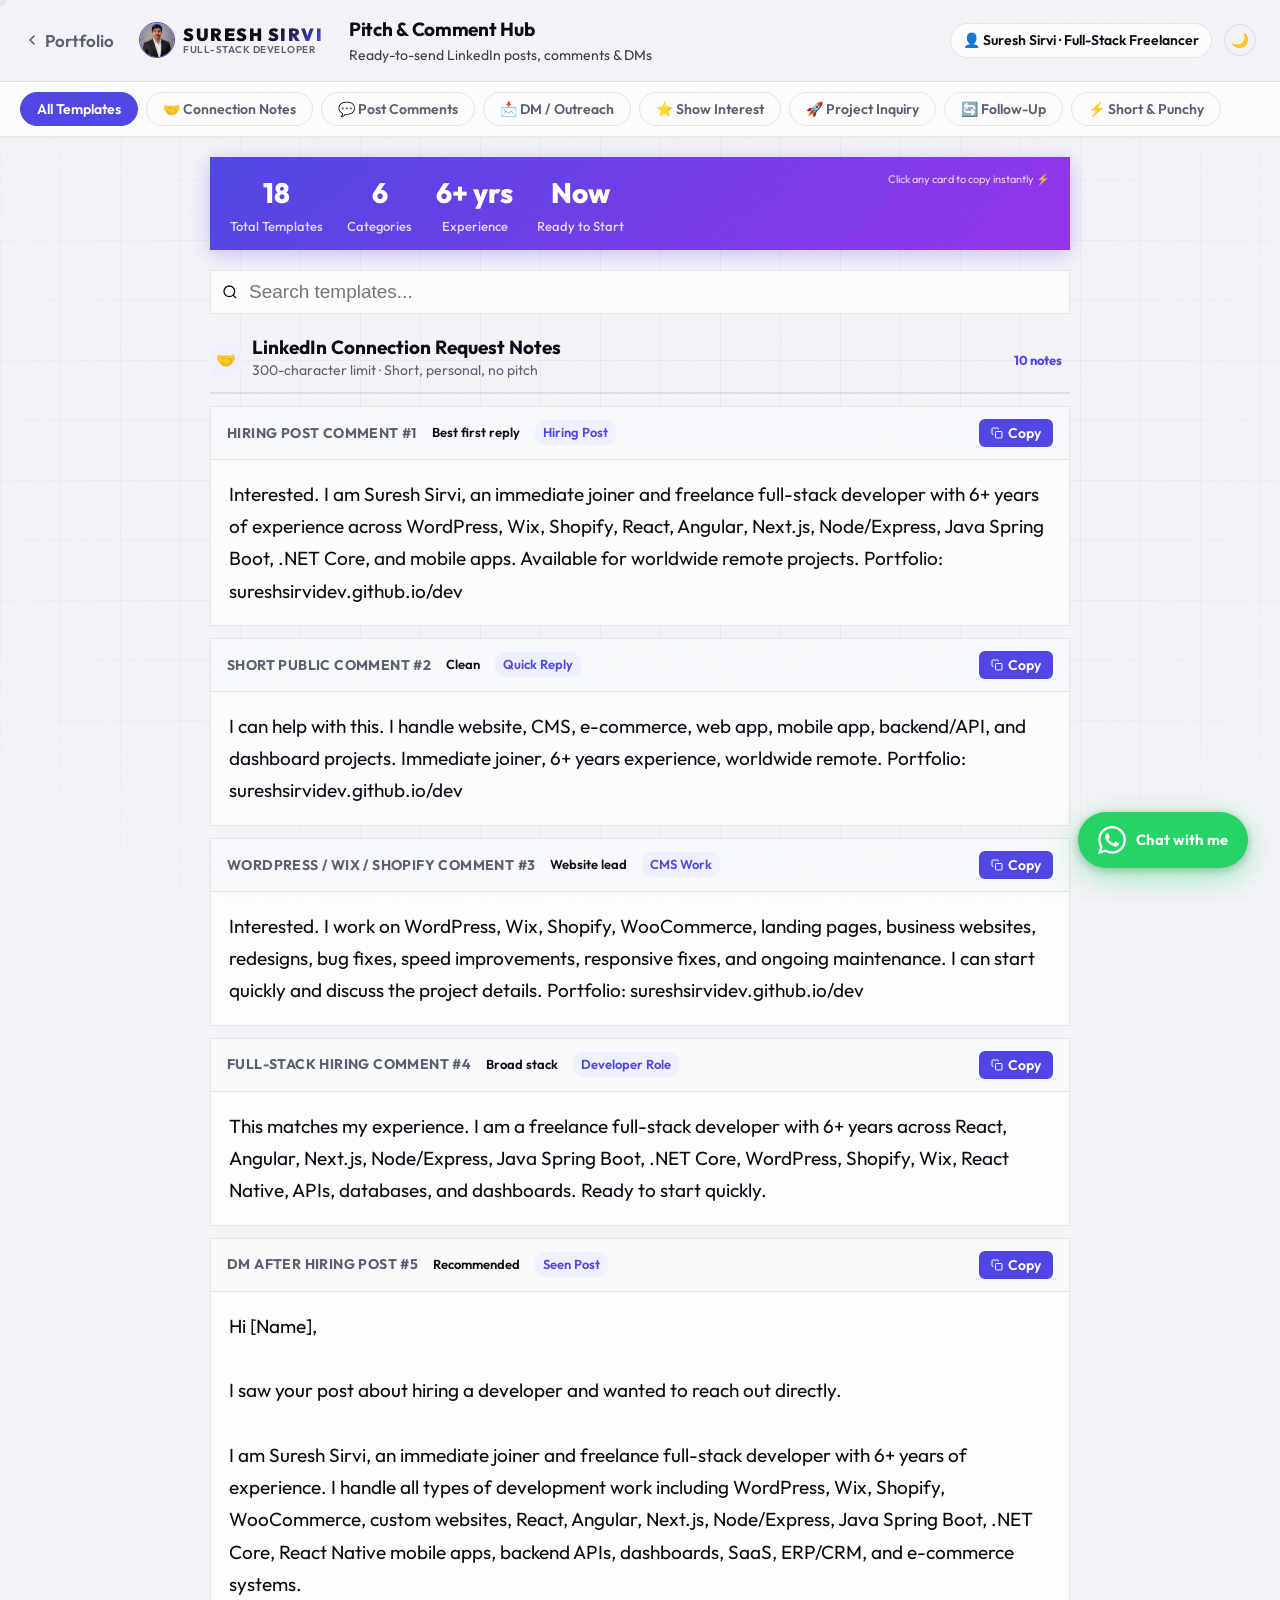
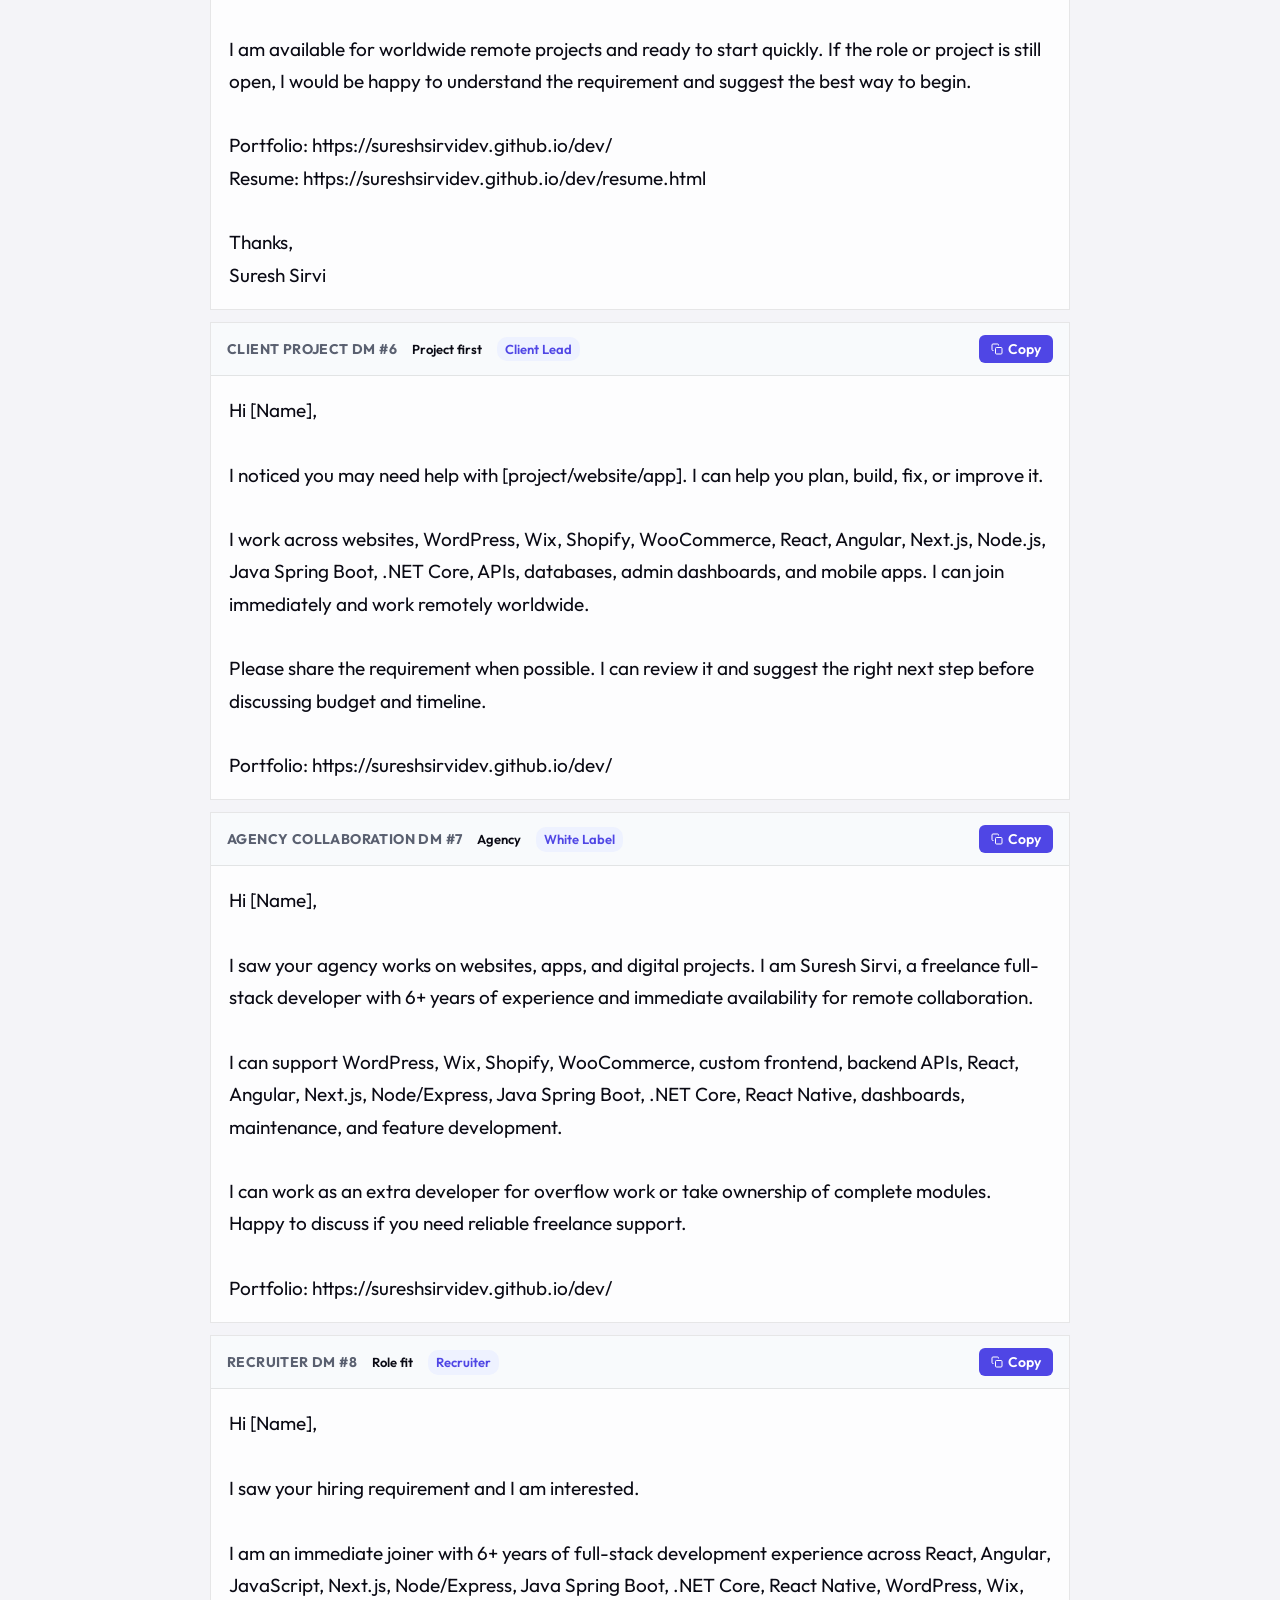
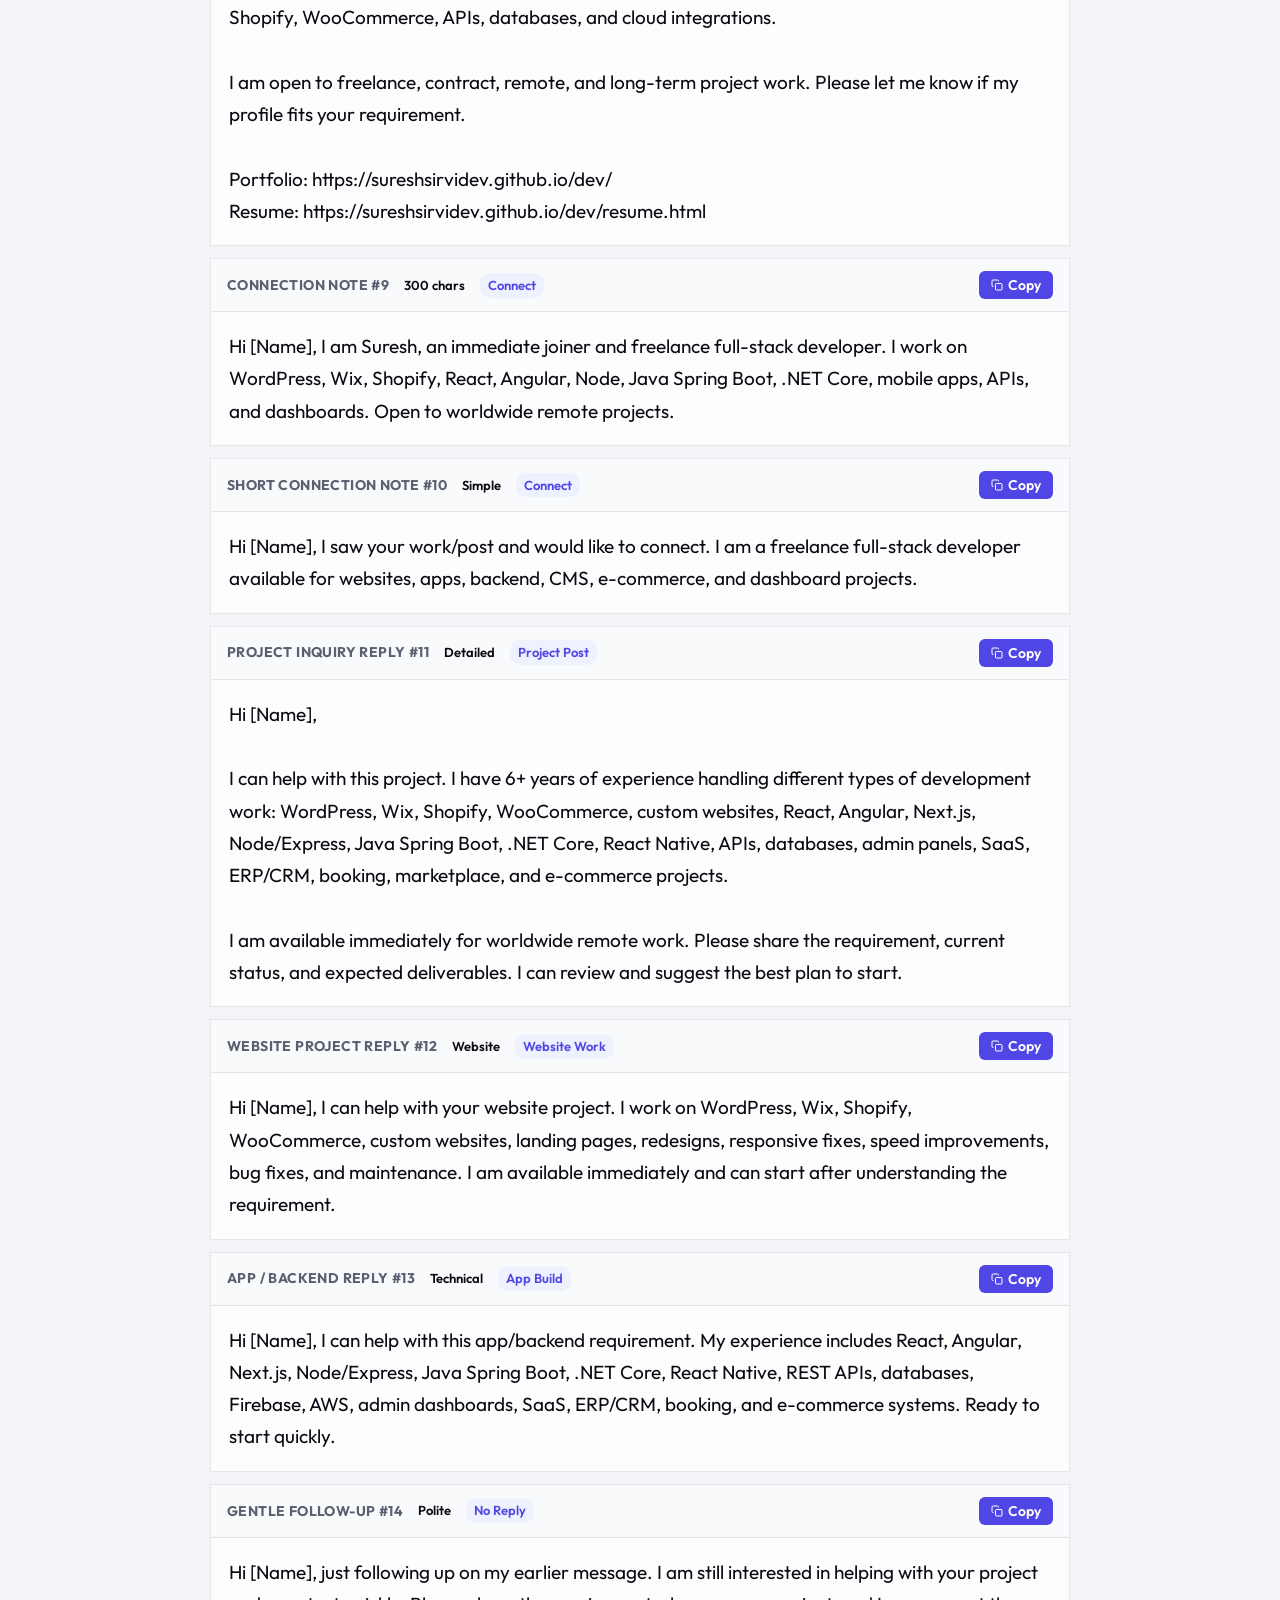
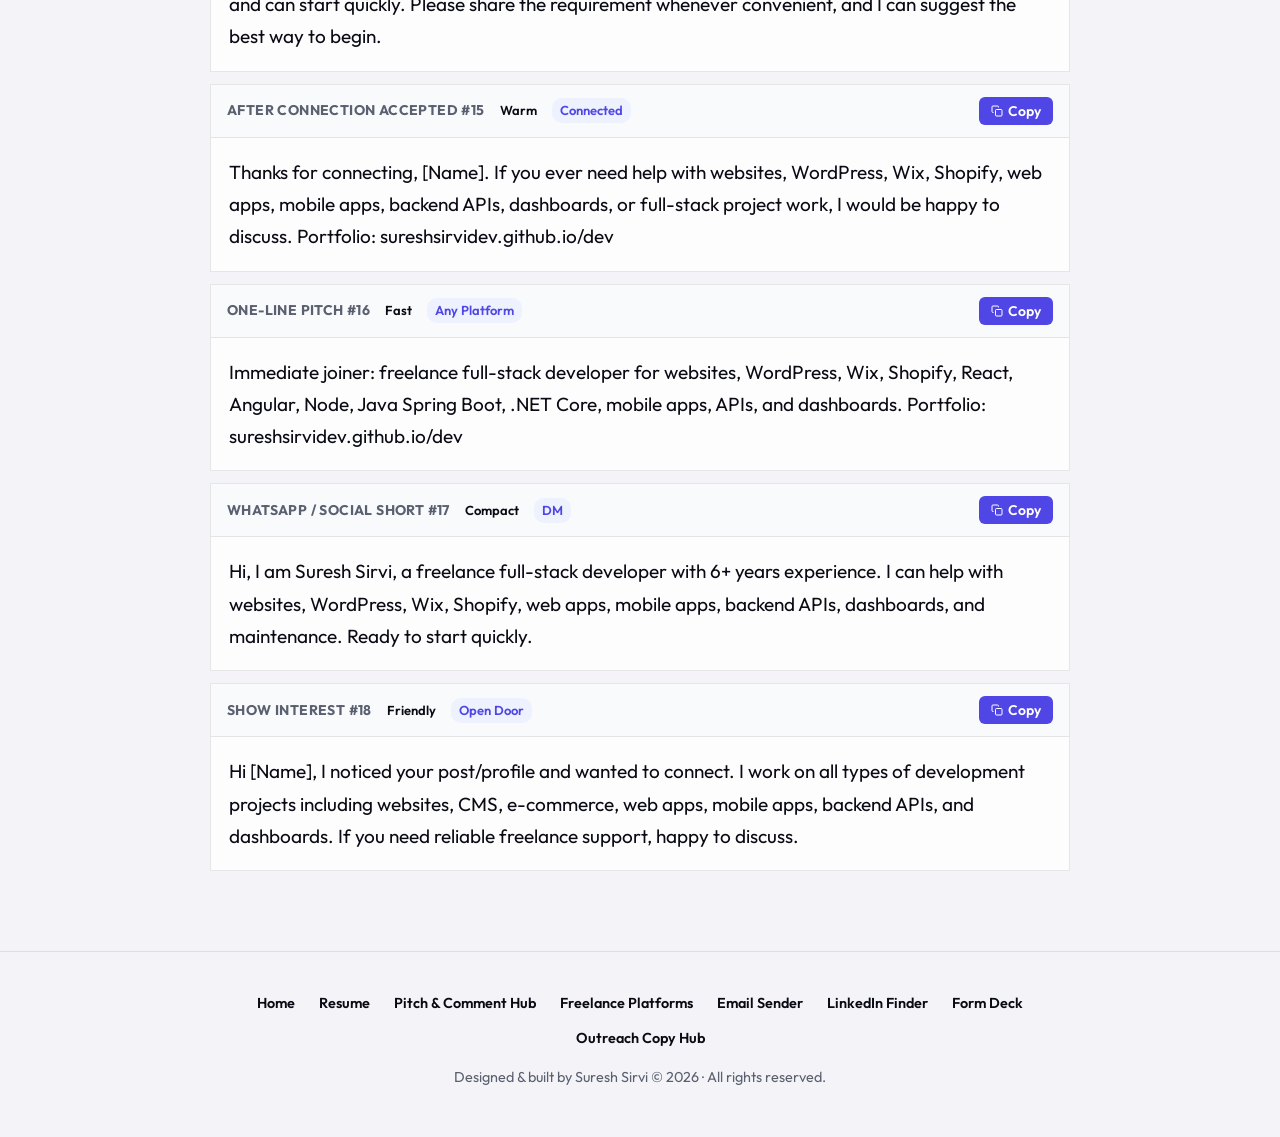
<file: pitch-comment.html>
<!DOCTYPE html>
<html lang="en" class="scroll-smooth" data-theme="dark">
<head>
  <meta charset="UTF-8" />
  <meta name="viewport" content="width=device-width, initial-scale=1.0" />
  <title>Pitch & Comment Hub — Suresh Sirvi</title>
  <link rel="stylesheet" href="style.css" />
  <link href="https://fonts.googleapis.com/css2?family=Outfit:wght@300;400;500;600;700;800;900&display=swap" rel="stylesheet" />
  <style>
    * { box-sizing: border-box; margin: 0; padding: 0; }

    body {
      font-family: 'Outfit', sans-serif;
      background: var(--bg-color);
      color: var(--text-primary);
      font-size: 16px;
      min-height: 100vh;
    }

    /* ── TOP BAR ── */
    .top-bar {
      background: var(--nav-bg);
      backdrop-filter: var(--blur);
      -webkit-backdrop-filter: var(--blur);
      border-bottom: 1px solid var(--surface-border);
      color: var(--text-primary);
      padding: 14px 24px;
      display: flex;
      align-items: center;
      justify-content: space-between;
      position: sticky;
      top: 0;
      z-index: 100;
    }
    

    .top-bar-left {
      display: flex;
      align-items: center;
      gap: 10px;
    }

    .top-bar-icon {
      width: 34px; height: 34px;
      background: var(--primary-light);
      color: var(--accent);
      border-radius: 8px;
      display: flex; align-items: center; justify-content: center;
      font-size: 16px;
    }

    .top-bar-title {
      font-size: 19px;
      font-weight: 700;
      letter-spacing: -0.3px;
    }

    .top-bar-sub {
      font-size: 14px;
      opacity: 0.8;
    }

    .profile-badge {
      display: flex;
      align-items: center;
      gap: 8px;
      background: var(--card-bg);
      border: 1px solid var(--surface-border);
      border-radius: 20px;
      padding: 5px 12px;
      font-size: 14px;
      font-weight: 600;
      color: var(--text-primary);
    }
    .btn-theme {
      background: transparent;
      border: 1px solid var(--surface-border);
      color: var(--text-secondary);
      width: 32px; height: 32px; padding: 0;
      border-radius: 50%; display: flex; align-items: center; justify-content: center;
      font-size: 0.9rem;
      cursor: pointer;
    }
    .btn-theme:hover { border-color: var(--accent); color: var(--accent); }

    /* ── FILTER BAR ── */
    .filter-bar {
      background: var(--card-bg);
      border-bottom: 1px solid var(--surface-border);
      padding: 10px 20px;
      display: flex;
      gap: 8px;
      flex-wrap: wrap;
      position: sticky;
      top: 61px;
      z-index: 90;
      box-shadow: 0 2px 8px rgba(0,0,0,0.04);
    }

    .filter-chip {
      padding: 7px 16px;
      border-radius: 20px;
      border: 1.5px solid var(--surface-border);
      background: transparent;
      color: var(--text-secondary);
      font-size: 14px;
      font-weight: 600;
      cursor: pointer;
      transition: all 0.18s;
      font-family: 'Outfit', sans-serif;
    }

    .filter-chip:hover { border-color: var(--accent); color: var(--accent); }
    .filter-chip.active { background: var(--accent); border-color: var(--accent); color: white; }

    /* ── MAIN CONTENT ── */
    .content {
      max-width: 900px;
      margin: 0 auto;
      padding: 20px;
    }

    /* ── SECTION HEADER ── */
    .section-header {
      display: flex;
      align-items: center;
      gap: 10px;
      margin: 24px 0 12px;
      padding-bottom: 10px;
      border-bottom: 2px solid var(--surface-border);
    }

    .section-icon {
      width: 32px; height: 32px;
      border-radius: 8px;
      display: flex; align-items: center; justify-content: center;
      font-size: 16px;
      flex-shrink: 0;
    }

    .section-title { font-size: 19px; font-weight: 700; text-transform: none; letter-spacing: normal; font-family: 'Outfit', sans-serif; }
    .section-desc { font-size: 14px; color: var(--text-secondary); margin-top: 1px; }

    .section-count {
      margin-left: auto;
      font-size: 13px;
      background: var(--primary-light);
      color: var(--accent);
      padding: 2px 8px;
      border-radius: 10px;
      font-weight: 700;
    }

    /* ── CARDS GRID ── */
    .cards-grid {
      display: grid;
      gap: 12px;
    }

    /* ── PITCH CARD ── */
    .pitch-card {
      background: var(--card-bg);
      border: 1.5px solid var(--surface-border);
      border-radius: var(--radius);
      overflow: hidden;
      transition: all 0.2s;
      box-shadow: var(--shadow);
    }

    .pitch-card:hover {
      border-color: var(--accent);
      box-shadow: var(--shadow-md);
      transform: translateY(-1px);
    }

    .pitch-card-header {
      display: flex;
      align-items: center;
      justify-content: space-between;
      padding: 12px 16px;
      background: #f8fafc;
      border-bottom: 1px solid var(--surface-border);
      gap: 8px;
    }

    .pitch-card-meta {
      display: flex;
      align-items: center;
      gap: 8px;
      flex: 1;
      min-width: 0;
    }

    .pitch-label {
      font-size: 14px;
      font-weight: 700;
      color: var(--text-secondary);
      text-transform: uppercase;
      letter-spacing: 0.4px;
      white-space: nowrap;
    }

    .char-badge {
      font-size: 13px;
      padding: 2px 7px;
      border-radius: 10px;
      font-weight: 600;
      white-space: nowrap;
    }

    .char-badge.green { background: var(--green-light); color: var(--green); }
    .char-badge.orange { background: var(--orange-light); color: var(--orange); }
    .char-badge.pink { background: var(--pink-light); color: var(--pink); }
    .char-badge.blue { background: var(--blue-light); color: var(--blue); }
    .char-badge.purple { background: var(--primary-light); color: var(--accent); }

    .scenario-badge {
      font-size: 13px;
      padding: 2px 8px;
      border-radius: 10px;
      font-weight: 600;
      white-space: nowrap;
    }

    .btn-copy-card {
      display: flex;
      align-items: center;
      gap: 5px;
      padding: 5px 12px;
      background: var(--accent);
      color: white;
      border: none;
      border-radius: 6px;
      font-size: 14px;
      font-weight: 600;
      cursor: pointer;
      font-family: 'Outfit', sans-serif;
      transition: all 0.18s;
      white-space: nowrap;
      flex-shrink: 0;
    }

    .btn-copy-card:hover { background: var(--accent-sec); }
    .btn-copy-card.copied { background: var(--green); }

    .btn-copy-card svg { width: 12px; height: 12px; }

    .pitch-body {
      padding: 18px;
    }

    .pitch-text {
      font-size: 19px;
      line-height: 1.7;
      color: var(--text-primary);
      white-space: pre-wrap;
      cursor: pointer;
      transition: color 0.15s;
    }

    .pitch-text:hover { color: var(--accent); }

    /* ── SCENARIO TAG ── */
    .scenario-tag {
      display: inline-block;
      font-size: 13px;
      padding: 2px 8px;
      border-radius: 10px;
      font-weight: 600;
      margin-bottom: 8px;
    }

    /* ── STATS BAR ── */
    .stats-bar {
      background: linear-gradient(135deg, var(--accent), var(--accent-sec));
      color: white;
      padding: 14px 20px;
      display: flex;
      gap: 24px;
      flex-wrap: wrap;
      border-radius: var(--radius);
      margin-bottom: 20px;
      box-shadow: 0 4px 20px rgba(79,70,229,0.3);
    }

    .stat-item { text-align: center; }
    .stat-num { font-size: 28px; font-weight: 800; }
    .stat-label { font-size: 13px; opacity: 0.8; font-weight: 500; }

    /* ── TOAST ── */
    .toast {
      position: fixed;
      bottom: 20px;
      right: 20px;
      background: #1e293b;
      color: white;
      padding: 10px 16px;
      border-radius: 8px;
      font-size: 13px;
      font-weight: 600;
      display: flex;
      align-items: center;
      gap: 8px;
      opacity: 0;
      transform: translateY(10px);
      transition: all 0.25s;
      z-index: 9999;
      pointer-events: none;
    }

    .toast.show { opacity: 1; transform: translateY(0); }
    .toast-dot { width: 8px; height: 8px; border-radius: 50%; background: #4ade80; }

    /* ── SEARCH ── */
    .search-box {
      position: relative;
      margin-bottom: 16px;
    }

    .search-box svg {
      position: absolute;
      left: 12px;
      top: 50%;
      transform: translateY(-50%);
      width: 16px; height: 16px;
      color: var(--text-muted);
    }

    .search-input {
      width: 100%;
      padding: 10px 12px 10px 38px;
      border: 1.5px solid var(--surface-border);
      border-radius: var(--radius-sm);
      font-size: 19px;
      font-family: 'Inter', sans-serif;
      background: var(--card-bg);
      color: var(--text-primary);
      outline: none;
      transition: border-color 0.18s;
    }

    .search-input:focus { border-color: var(--accent); }

    /* ── HIDDEN ── */
    .hidden { display: none !important; }
  
        .top-bar-contact { display: flex; align-items: center; justify-content: center; gap: 24px; font-size: 0.9rem; font-weight: 500; }
        .contact-link { color: var(--text-secondary); text-decoration: none; display: flex; align-items: center; gap: 6px; transition: color 0.2s; }
        .contact-link:hover { color: var(--accent); }
        @media (max-width: 768px) { .top-bar-contact { display: none; } }

    </style>

<style id="wa-float-css">
.wa-float {
    position: fixed;
    bottom: 32px;
    right: 32px;
    z-index: 9999;
    display: flex;
    align-items: center;
    gap: 10px;
    padding: 14px 20px;
    background: #25D366;
    color: #fff;
    border-radius: 50px;
    text-decoration: none;
    font-family: 'Outfit', sans-serif, Arial;
    font-size: 0.92rem;
    font-weight: 700;
    letter-spacing: 0.01em;
    box-shadow: 0 8px 32px rgba(37,211,102,0.45), 0 2px 8px rgba(0,0,0,0.25);
    transition: transform 0.3s cubic-bezier(0.4,0,0.2,1), box-shadow 0.3s cubic-bezier(0.4,0,0.2,1);
    overflow: hidden;
}
.wa-float::before {
    content: '';
    position: absolute;
    inset: -4px;
    border-radius: 50px;
    border: 2px solid rgba(37,211,102,0.5);
    animation: wa-pulse 2.5s ease-out infinite;
    pointer-events: none;
}
@keyframes wa-pulse {
    0%   { transform: scale(1);    opacity: 0.7; }
    70%  { transform: scale(1.18); opacity: 0;   }
    100% { transform: scale(1.18); opacity: 0;   }
}
.wa-float:hover {
    transform: translateY(-5px) scale(1.04);
    box-shadow: 0 16px 48px rgba(37,211,102,0.55), 0 4px 12px rgba(0,0,0,0.3);
}
.wa-float svg { flex-shrink: 0; transition: transform 0.3s ease; }
.wa-float:hover svg { transform: rotate(-8deg) scale(1.1); }
.wa-float-label { white-space: nowrap; }
@media (max-width: 480px) {
    .wa-float { bottom: 20px; right: 16px; padding: 14px; border-radius: 50%; width: 56px; height: 56px; justify-content: center; }
    .wa-float-label { display: none; }
}
</style>

</head>
<body>
    <div class="custom-cursor"></div>
  <div class="noise-overlay"></div>
  <div class="grid-bg"></div>

<!-- TOP BAR -->
<div class="top-bar">
  <div class="top-bar-left">
    <a href="index.html" style="color:var(--text-secondary); text-decoration:none; display:flex; align-items:center; gap:5px; margin-right:15px; font-weight:600; font-size:17px; transition:color 0.2s;" onmouseover="this.style.color='var(--accent)'" onmouseout="this.style.color='var(--text-secondary)'">
      <svg xmlns="http://www.w3.org/2000/svg" width="16" height="16" viewBox="0 0 24 24" fill="none" stroke="currentColor" stroke-width="2.5" stroke-linecap="round" stroke-linejoin="round"><polyline points="15 18 9 12 15 6"/></svg>
      Portfolio
    </a>
    <a href="index.html" class="logo" style="margin-right: 16px;">
        <img src="profile.png" alt="Suresh Sirvi Logo" class="nav-profile-img">
        <div class="logo-text-block">
            <span class="logo-name">SURESH SIRVI</span>
            <span class="logo-role">Full-Stack Developer</span>
        </div>
    </a>
    <div>
      <div class="top-bar-title">Pitch &amp; Comment Hub</div>
      <div class="top-bar-sub">Ready-to-send LinkedIn posts, comments &amp; DMs</div>
    </div>
  </div>
  <div style="display:flex; align-items:center; gap:12px;">
    <div class="profile-badge">
      👤 Suresh Sirvi · Full-Stack Freelancer
    </div>
    <button class="btn-theme" id="theme-btn" onclick="toggleTheme()" aria-label="Toggle theme">🌙</button>
  </div>
</div>

<!-- FILTER BAR -->
<div class="filter-bar">
  <button class="filter-chip active" onclick="filterCards('all', this)">All Templates</button>
  <button class="filter-chip" onclick="filterCards('connect', this)">🤝 Connection Notes</button>
  <button class="filter-chip" onclick="filterCards('comment', this)">💬 Post Comments</button>
  <button class="filter-chip" onclick="filterCards('dm', this)">📩 DM / Outreach</button>
  <button class="filter-chip" onclick="filterCards('interest', this)">⭐ Show Interest</button>
  <button class="filter-chip" onclick="filterCards('project', this)">🚀 Project Inquiry</button>
  <button class="filter-chip" onclick="filterCards('followup', this)">🔄 Follow-Up</button>
  <button class="filter-chip" onclick="filterCards('short', this)">⚡ Short & Punchy</button>
</div>

<div class="content">

  <!-- STATS -->
  <div class="stats-bar">
    <div class="stat-item">
      <div class="stat-num" id="totalCount">18</div>
      <div class="stat-label">Total Templates</div>
    </div>
    <div class="stat-item">
      <div class="stat-num">6</div>
      <div class="stat-label">Categories</div>
    </div>
    <div class="stat-item">
      <div class="stat-num">6+ yrs</div>
      <div class="stat-label">Experience</div>
    </div>
    <div class="stat-item">
      <div class="stat-num">Now</div>
      <div class="stat-label">Ready to Start</div>
    </div>
    <div class="stat-item" style="margin-left:auto;">
      <div style="font-size:11px; opacity:0.8;">Click any card to copy instantly ⚡</div>
    </div>
  </div>

  <!-- SEARCH -->
  <div class="search-box">
    <svg viewBox="0 0 24 24" fill="none" stroke="currentColor" stroke-width="2"><circle cx="11" cy="11" r="8"/><path d="m21 21-4.35-4.35"/></svg>
    <input class="search-input" id="searchInput" placeholder="Search templates..." oninput="searchCards()" />
  </div>

  <!-- ══════════════════════════════════════════════════════════ -->
  <!-- SECTION 1: CONNECTION REQUEST NOTES (300 char limit)       -->
  <!-- ══════════════════════════════════════════════════════════ -->
  <div class="section-header">
    <div class="section-icon" style="background:#eef2ff;">🤝</div>
    <div>
      <div class="section-title">LinkedIn Connection Request Notes</div>
      <div class="section-desc">300-character limit · Short, personal, no pitch</div>
    </div>
    <span class="section-count">10 notes</span>
  </div>

  <div class="cards-grid" id="cardsGrid">

    <!-- CONNECT 1 -->
    <div class="pitch-card" data-category="connect" data-text="Hi! I'm a Full-Stack Developer (6+ yrs) building websites, mobile apps, and custom solutions (React.js, Node.js, Java, Spring Boot, WordPress, Shopify). Available for freelance contracts immediately. Let's connect!">
      <div class="pitch-card-header">
        <div class="pitch-card-meta">
          <span class="pitch-label">Connection Note #1</span>
          <span class="char-badge green">✓ 157 chars</span>
          <span class="scenario-badge" style="background:#eef2ff;color:#4f46e5;">General Connect</span>
        </div>
        <button class="btn-copy-card" onclick="copyCard(this)">
          <svg fill="none" stroke="currentColor" stroke-width="2" viewBox="0 0 24 24"><rect x="9" y="9" width="13" height="13" rx="2" ry="2"/><path d="M5 15H4a2 2 0 0 1-2-2V4a2 2 0 0 1 2-2h9a2 2 0 0 1 2 2v1"/></svg>
          Copy
        </button>
      </div>
      <div class="pitch-body" onclick="copyCardBody(this)">
        <div class="pitch-text">Hi! I'm a Full-Stack Developer (6+ yrs) building websites, mobile apps, and custom solutions (React.js, Node.js, Java, Spring Boot, WordPress, Shopify). Available for freelance contracts immediately. Let's connect!</div>
      </div>
    </div>

    <!-- CONNECT 2 -->
    <div class="pitch-card" data-category="connect" data-text="Hi, I'm Suresh — Full-Stack Developer with 6+ yrs exp. React.js, Node.js, Java, Spring Boot, WordPress, WooCommerce, Mobile Apps. Open to freelance & contract work globally. Would love to connect!">
      <div class="pitch-card-header">
        <div class="pitch-card-meta">
          <span class="pitch-label">Connection Note #2</span>
          <span class="char-badge green">✓ 163 chars</span>
          <span class="scenario-badge" style="background:#d1fae5;color:#065f46;">Name-First</span>
        </div>
        <button class="btn-copy-card" onclick="copyCard(this)">
          <svg fill="none" stroke="currentColor" stroke-width="2" viewBox="0 0 24 24"><rect x="9" y="9" width="13" height="13" rx="2" ry="2"/><path d="M5 15H4a2 2 0 0 1-2-2V4a2 2 0 0 1 2-2h9a2 2 0 0 1 2 2v1"/></svg>
          Copy
        </button>
      </div>
      <div class="pitch-body" onclick="copyCardBody(this)">
        <div class="pitch-text">Hi, I'm Suresh — Full-Stack Developer with 6+ yrs exp. React.js, Node.js, Java, Spring Boot, WordPress, WooCommerce, Mobile Apps. Open to freelance & contract work globally. Would love to connect!</div>
      </div>
    </div>

    <!-- CONNECT 3 -->
    <div class="pitch-card" data-category="connect" data-text="Hey! I noticed we share interests in React Native & mobile development. I'm a freelance Full-Stack Dev (6+ yrs) — React.js, Node.js, Java, Spring Boot, WordPress, WooCommerce, Mobile Apps. Happy to connect and share ideas!">
      <div class="pitch-card-header">
        <div class="pitch-card-meta">
          <span class="pitch-label">Connection Note #3</span>
          <span class="char-badge green">✓ 179 chars</span>
          <span class="scenario-badge" style="background:#fce7f3;color:#9d174d;">Shared Interest</span>
        </div>
        <button class="btn-copy-card" onclick="copyCard(this)">
          <svg fill="none" stroke="currentColor" stroke-width="2" viewBox="0 0 24 24"><rect x="9" y="9" width="13" height="13" rx="2" ry="2"/><path d="M5 15H4a2 2 0 0 1-2-2V4a2 2 0 0 1 2-2h9a2 2 0 0 1 2 2v1"/></svg>
          Copy
        </button>
      </div>
      <div class="pitch-body" onclick="copyCardBody(this)">
        <div class="pitch-text">Hey! I noticed we share interests in React Native & mobile development. I'm a freelance Full-Stack Dev (6+ yrs) — React.js, Node.js, Java, Spring Boot, WordPress, WooCommerce, Mobile Apps. Happy to connect and share ideas!</div>
      </div>
    </div>

    <!-- CONNECT 4 -->
    <div class="pitch-card" data-category="connect" data-text="Hi! I'm a freelance Full-Stack Developer with 6+ yrs building websites, mobile apps, and custom web solutions (React.js, Node.js, Java, Spring Boot, WordPress). Available immediately for new contracts. Let's connect!">
      <div class="pitch-card-header">
        <div class="pitch-card-meta">
          <span class="pitch-label">Connection Note #4</span>
          <span class="char-badge green">✓ 174 chars</span>
          <span class="scenario-badge" style="background:#fef3c7;color:#92400e;">Location-Based</span>
        </div>
        <button class="btn-copy-card" onclick="copyCard(this)">
          <svg fill="none" stroke="currentColor" stroke-width="2" viewBox="0 0 24 24"><rect x="9" y="9" width="13" height="13" rx="2" ry="2"/><path d="M5 15H4a2 2 0 0 1-2-2V4a2 2 0 0 1 2-2h9a2 2 0 0 1 2 2v1"/></svg>
          Copy
        </button>
      </div>
      <div class="pitch-body" onclick="copyCardBody(this)">
        <div class="pitch-text">Hi! I'm a freelance Full-Stack Developer with 6+ yrs building websites, mobile apps, and custom web solutions (React.js, Node.js, Java, Spring Boot, WordPress). Available immediately for new contracts. Let's connect!</div>
      </div>
    </div>

    <!-- CONNECT 5 -->
    <div class="pitch-card" data-category="connect" data-text="Hello! Suresh here. I build websites, mobile apps, and custom web solutions. 4 deployed mobile apps on Play Store & App Store. Available for freelance work. Would love to connect!">
      <div class="pitch-card-header">
        <div class="pitch-card-meta">
          <span class="pitch-label">Connection Note #5</span>
          <span class="char-badge green">✓ 175 chars</span>
          <span class="scenario-badge" style="background:#e0f2fe;color:#0369a1;">Achievement-Led</span>
        </div>
        <button class="btn-copy-card" onclick="copyCard(this)">
          <svg fill="none" stroke="currentColor" stroke-width="2" viewBox="0 0 24 24"><rect x="9" y="9" width="13" height="13" rx="2" ry="2"/><path d="M5 15H4a2 2 0 0 1-2-2V4a2 2 0 0 1 2-2h9a2 2 0 0 1 2 2v1"/></svg>
          Copy
        </button>
      </div>
      <div class="pitch-body" onclick="copyCardBody(this)">
        <div class="pitch-text">Hello! Suresh here. I build websites, mobile apps, and custom web solutions. 4 deployed mobile apps on Play Store & App Store. Available for freelance work. Would love to connect!</div>
      </div>
    </div>

    <!-- CONNECT 6 -->
    <div class="pitch-card" data-category="connect" data-text="Hi! Loved your profile. I'm also a Full-Stack Dev specializing in React Native, Java, Spring Boot & Node.js — 6+ yrs, freelance. Always great to connect with fellow developers in the space!">
      <div class="pitch-card-header">
        <div class="pitch-card-meta">
          <span class="pitch-label">Connection Note #6</span>
          <span class="char-badge green">✓ 168 chars</span>
          <span class="scenario-badge" style="background:#f3e8ff;color:#6b21a8;">Fellow Dev</span>
        </div>
        <button class="btn-copy-card" onclick="copyCard(this)">
          <svg fill="none" stroke="currentColor" stroke-width="2" viewBox="0 0 24 24"><rect x="9" y="9" width="13" height="13" rx="2" ry="2"/><path d="M5 15H4a2 2 0 0 1-2-2V4a2 2 0 0 1 2-2h9a2 2 0 0 1 2 2v1"/></svg>
          Copy
        </button>
      </div>
      <div class="pitch-body" onclick="copyCardBody(this)">
        <div class="pitch-text">Hi! Loved your profile. I'm also a Full-Stack Dev specializing in React Native, Java, Spring Boot & Node.js — 6+ yrs, freelance. Always great to connect with fellow developers in the space!</div>
      </div>
    </div>

    <!-- CONNECT 7 -->
    <div class="pitch-card" data-category="connect" data-text="Hi! I'm Suresh, a freelance Full-Stack Developer (React.js, Node.js, Java, Spring Boot, WordPress, Shopify, Mobile Apps, 6+ yrs). Portfolio: sureshsirvidev.github.io/dev · Let's connect and collaborate!">
      <div class="pitch-card-header">
        <div class="pitch-card-meta">
          <span class="pitch-label">Connection Note #7</span>
          <span class="char-badge green">✓ 172 chars</span>
          <span class="scenario-badge" style="background:#d1fae5;color:#065f46;">Portfolio Link</span>
        </div>
        <button class="btn-copy-card" onclick="copyCard(this)">
          <svg fill="none" stroke="currentColor" stroke-width="2" viewBox="0 0 24 24"><rect x="9" y="9" width="13" height="13" rx="2" ry="2"/><path d="M5 15H4a2 2 0 0 1-2-2V4a2 2 0 0 1 2-2h9a2 2 0 0 1 2 2v1"/></svg>
          Copy
        </button>
      </div>
      <div class="pitch-body" onclick="copyCardBody(this)">
        <div class="pitch-text">Hi! I'm Suresh, a freelance Full-Stack Developer (React.js, Node.js, Java, Spring Boot, WordPress, Shopify, Mobile Apps, 6+ yrs). Portfolio: sureshsirvidev.github.io/dev · Let's connect and collaborate!</div>
      </div>
    </div>

    <!-- CONNECT 8 -->
    <div class="pitch-card" data-category="connect" data-text="Hello! I came across your profile and I'm impressed by your work. I'm a freelance React Native & Full-Stack Developer (6+ yrs). Open to collaborations. Let's connect!">
      <div class="pitch-card-header">
        <div class="pitch-card-meta">
          <span class="pitch-label">Connection Note #8</span>
          <span class="char-badge green">✓ 164 chars</span>
          <span class="scenario-badge" style="background:#fce7f3;color:#9d174d;">Compliment-Led</span>
        </div>
        <button class="btn-copy-card" onclick="copyCard(this)">
          <svg fill="none" stroke="currentColor" stroke-width="2" viewBox="0 0 24 24"><rect x="9" y="9" width="13" height="13" rx="2" ry="2"/><path d="M5 15H4a2 2 0 0 1-2-2V4a2 2 0 0 1 2-2h9a2 2 0 0 1 2 2v1"/></svg>
          Copy
        </button>
      </div>
      <div class="pitch-body" onclick="copyCardBody(this)">
        <div class="pitch-text">Hello! I came across your profile and I'm impressed by your work. I'm a freelance React Native & Full-Stack Developer (6+ yrs). Open to collaborations. Let's connect!</div>
      </div>
    </div>

    <!-- CONNECT 9 -->
    <div class="pitch-card" data-category="connect" data-text="Hi! I'm a Full-Stack Freelancer — React.js, Node.js, Java, Spring Boot, WordPress, WooCommerce, Mobile Apps. 6+ yrs building mobile & web apps. Immediate availability. I'd love to grow my network with fellow tech professionals!">
      <div class="pitch-card-header">
        <div class="pitch-card-meta">
          <span class="pitch-label">Connection Note #9</span>
          <span class="char-badge green">✓ 186 chars</span>
          <span class="scenario-badge" style="background:#e0f2fe;color:#0369a1;">Network Build</span>
        </div>
        <button class="btn-copy-card" onclick="copyCard(this)">
          <svg fill="none" stroke="currentColor" stroke-width="2" viewBox="0 0 24 24"><rect x="9" y="9" width="13" height="13" rx="2" ry="2"/><path d="M5 15H4a2 2 0 0 1-2-2V4a2 2 0 0 1 2-2h9a2 2 0 0 1 2 2v1"/></svg>
          Copy
        </button>
      </div>
      <div class="pitch-body" onclick="copyCardBody(this)">
        <div class="pitch-text">Hi! I'm a Full-Stack Freelancer — React.js, Node.js, Java, Spring Boot, WordPress, WooCommerce, Mobile Apps. 6+ yrs building mobile & web apps. Immediate availability. I'd love to grow my network with fellow tech professionals!</div>
      </div>
    </div>

    <!-- CONNECT 10 -->
    <div class="pitch-card" data-category="connect" data-text="Hi! Suresh here — freelance Full-Stack Developer (React.js, Node.js, Java, Spring Boot, WordPress, Shopify, Mobile Apps) with 6+ yrs. Starter rates: $15-$25/hr. Available now. Let's connect and see if there's a fit!">
      <div class="pitch-card-header">
        <div class="pitch-card-meta">
          <span class="pitch-label">Connection Note #10</span>
          <span class="char-badge orange">⚡ 174 chars</span>
          <span class="scenario-badge" style="background:#fef3c7;color:#92400e;">Ready Now</span>
        </div>
        <button class="btn-copy-card" onclick="copyCard(this)">
          <svg fill="none" stroke="currentColor" stroke-width="2" viewBox="0 0 24 24"><rect x="9" y="9" width="13" height="13" rx="2" ry="2"/><path d="M5 15H4a2 2 0 0 1-2-2V4a2 2 0 0 1 2-2h9a2 2 0 0 1 2 2v1"/></svg>
          Copy
        </button>
      </div>
      <div class="pitch-body" onclick="copyCardBody(this)">
        <div class="pitch-text">Hi! Suresh here — freelance Full-Stack Developer (React.js, Node.js, Java, Spring Boot, WordPress, Shopify, Mobile Apps) with 6+ yrs. Starter rates: $15-$25/hr. Available now. Let's connect and see if there's a fit!</div>
      </div>
    </div>

    <!-- ══ POST COMMENTS ══ -->
    <div class="section-header" style="grid-column:1/-1;margin-top:12px;">
      <div class="section-icon" style="background:#fce7f3;">💬</div>
      <div>
        <div class="section-title">Post Comments — Show Interest & Add Value</div>
        <div class="section-desc">Comment on hiring posts, project posts, tech discussions</div>
      </div>
      <span class="section-count">10 comments</span>
    </div>

    <!-- COMMENT 1 -->
    <div class="pitch-card" data-category="comment" data-text="Interested! I'm a Full-Stack Developer with 6+ yrs exp in React.js, Node.js, Java, Spring Boot, WordPress, WooCommerce, Mobile Apps. 4 live apps on Play Store & App Store. Available immediately for freelance/contract work. Portfolio: sureshsirvidev.github.io/dev · Dropped a connection request — DM open! 🚀">
      <div class="pitch-card-header">
        <div class="pitch-card-meta">
          <span class="pitch-label">Comment on Hiring Post</span>
          <span class="char-badge green">✓ General</span>
          <span class="scenario-badge" style="background:#fce7f3;color:#9d174d;">🔥 Hiring Post</span>
        </div>
        <button class="btn-copy-card" onclick="copyCard(this)">
          <svg fill="none" stroke="currentColor" stroke-width="2" viewBox="0 0 24 24"><rect x="9" y="9" width="13" height="13" rx="2" ry="2"/><path d="M5 15H4a2 2 0 0 1-2-2V4a2 2 0 0 1 2-2h9a2 2 0 0 1 2 2v1"/></svg>
          Copy
        </button>
      </div>
      <div class="pitch-body" onclick="copyCardBody(this)">
        <div class="pitch-text">Interested! I'm a Full-Stack Developer with 6+ yrs exp in React.js, Node.js, Java, Spring Boot, WordPress, WooCommerce, Mobile Apps. 4 live apps on Play Store & App Store. Available immediately for freelance/contract work. Portfolio: sureshsirvidev.github.io/dev · Dropped a connection request — DM open! 🚀</div>
      </div>
    </div>

    <!-- COMMENT 2 -->
    <div class="pitch-card" data-category="comment" data-text="This is exactly what I do! React.js, Node.js, Java, Spring Boot, WordPress, WooCommerce, Mobile Apps Full-Stack Developer, 6+ yrs exp, remote. Deployed multiple production-grade apps. Immediate availability. Portfolio: sureshsirvidev.github.io/dev · Would love to discuss — sending you a connection request!">
      <div class="pitch-card-header">
        <div class="pitch-card-meta">
          <span class="pitch-label">Web & Mobile Post Comment</span>
          <span class="char-badge blue">React Native</span>
          <span class="scenario-badge" style="background:#e0f2fe;color:#0369a1;">Tech Match</span>
        </div>
        <button class="btn-copy-card" onclick="copyCard(this)">
          <svg fill="none" stroke="currentColor" stroke-width="2" viewBox="0 0 24 24"><rect x="9" y="9" width="13" height="13" rx="2" ry="2"/><path d="M5 15H4a2 2 0 0 1-2-2V4a2 2 0 0 1 2-2h9a2 2 0 0 1 2 2v1"/></svg>
          Copy
        </button>
      </div>
      <div class="pitch-body" onclick="copyCardBody(this)">
        <div class="pitch-text">This is exactly what I do! React.js, Node.js, Java, Spring Boot, WordPress, WooCommerce, Mobile Apps Full-Stack Developer, 6+ yrs exp, remote. Deployed multiple production-grade apps. Immediate availability. Portfolio: sureshsirvidev.github.io/dev · Would love to discuss — sending you a connection request!</div>
      </div>
    </div>

    <!-- COMMENT 3 -->
    <div class="pitch-card" data-category="comment" data-text="Great post! I specialize in exactly this — websites, mobile apps, SaaS, and custom web solutions across React, Angular, Node, Java Spring Boot, .NET Core, WordPress, Wix, and Shopify. 6+ years of production experience. Portfolio: sureshsirvidev.github.io/dev · Let's connect! 💼">
      <div class="pitch-card-header">
        <div class="pitch-card-meta">
          <span class="pitch-label">Value-Add Comment</span>
          <span class="char-badge orange">Ready Now</span>
          <span class="scenario-badge" style="background:#fef3c7;color:#92400e;">Project First</span>
        </div>
        <button class="btn-copy-card" onclick="copyCard(this)">
          <svg fill="none" stroke="currentColor" stroke-width="2" viewBox="0 0 24 24"><rect x="9" y="9" width="13" height="13" rx="2" ry="2"/><path d="M5 15H4a2 2 0 0 1-2-2V4a2 2 0 0 1 2-2h9a2 2 0 0 1 2 2v1"/></svg>
          Copy
        </button>
      </div>
      <div class="pitch-body" onclick="copyCardBody(this)">
        <div class="pitch-text">Great post! I specialize in exactly this — websites, mobile apps, SaaS, and custom web solutions across React, Angular, Node, Java Spring Boot, .NET Core, WordPress, Wix, and Shopify. 6+ years of production experience. Portfolio: sureshsirvidev.github.io/dev · Let's connect! 💼</div>
      </div>
    </div>

    <!-- COMMENT 4 -->
    <div class="pitch-card" data-category="comment" data-text="I'd love to help! I'm Suresh — Full-Stack Freelancer (React.js, Node.js, Java, Spring Boot, WordPress, Shopify, Mobile Apps). 6+ yrs building mobile apps & web solutions. Immediate start. Portfolio: sureshsirvidev.github.io/dev · Sent you a connection request — feel free to DM me anytime! 👋">
      <div class="pitch-card-header">
        <div class="pitch-card-meta">
          <span class="pitch-label">Friendly Comment</span>
          <span class="char-badge green">Warm Tone</span>
          <span class="scenario-badge" style="background:#d1fae5;color:#065f46;">Helper</span>
        </div>
        <button class="btn-copy-card" onclick="copyCard(this)">
          <svg fill="none" stroke="currentColor" stroke-width="2" viewBox="0 0 24 24"><rect x="9" y="9" width="13" height="13" rx="2" ry="2"/><path d="M5 15H4a2 2 0 0 1-2-2V4a2 2 0 0 1 2-2h9a2 2 0 0 1 2 2v1"/></svg>
          Copy
        </button>
      </div>
      <div class="pitch-body" onclick="copyCardBody(this)">
        <div class="pitch-text">I'd love to help! I'm Suresh — Full-Stack Freelancer (React.js, Node.js, Java, Spring Boot, WordPress, Shopify, Mobile Apps). 6+ yrs building mobile apps & web solutions. Immediate start. Portfolio: sureshsirvidev.github.io/dev · Sent you a connection request — feel free to DM me anytime! 👋</div>
      </div>
    </div>

    <!-- COMMENT 5 -->
    <div class="pitch-card" data-category="comment" data-text="Looks like a great project! I've built similar solutions — websites, mobile apps, and e-commerce stores, admin dashboards & REST APIs. 6+ yrs exp, available for immediate contract work. Portfolio: sureshsirvidev.github.io/dev · Would love to discuss scope & timeline!">
      <div class="pitch-card-header">
        <div class="pitch-card-meta">
          <span class="pitch-label">Project Post Comment</span>
          <span class="char-badge purple">Project-Fit</span>
          <span class="scenario-badge" style="background:#eef2ff;color:#4f46e5;">🚀 Project Reply</span>
        </div>
        <button class="btn-copy-card" onclick="copyCard(this)">
          <svg fill="none" stroke="currentColor" stroke-width="2" viewBox="0 0 24 24"><rect x="9" y="9" width="13" height="13" rx="2" ry="2"/><path d="M5 15H4a2 2 0 0 1-2-2V4a2 2 0 0 1 2-2h9a2 2 0 0 1 2 2v1"/></svg>
          Copy
        </button>
      </div>
      <div class="pitch-body" onclick="copyCardBody(this)">
        <div class="pitch-text">Looks like a great project! I've built similar solutions — websites, mobile apps, and e-commerce stores, admin dashboards & REST APIs. 6+ yrs exp, available for immediate contract work. Portfolio: sureshsirvidev.github.io/dev · Would love to discuss scope & timeline!</div>
      </div>
    </div>

    <!-- COMMENT 6 -->
    <div class="pitch-card" data-category="comment" data-text="🙋 Available! Full-Stack Developer — React.js, Node.js, Java, Spring Boot, WordPress, WooCommerce, Mobile Apps. 6+ years. Portfolio: sureshsirvidev.github.io/dev
Immediate start. DM me!">
      <div class="pitch-card-header">
        <div class="pitch-card-meta">
          <span class="pitch-label">Short Comment with Links</span>
          <span class="char-badge green">Concise</span>
          <span class="scenario-badge" style="background:#fce7f3;color:#9d174d;">⚡ Power Pitch</span>
        </div>
        <button class="btn-copy-card" onclick="copyCard(this)">
          <svg fill="none" stroke="currentColor" stroke-width="2" viewBox="0 0 24 24"><rect x="9" y="9" width="13" height="13" rx="2" ry="2"/><path d="M5 15H4a2 2 0 0 1-2-2V4a2 2 0 0 1 2-2h9a2 2 0 0 1 2 2v1"/></svg>
          Copy
        </button>
      </div>
      <div class="pitch-body" onclick="copyCardBody(this)">
        <div class="pitch-text">🙋 Available! Full-Stack Developer — React.js, Node.js, Java, Spring Boot, WordPress, WooCommerce, Mobile Apps. 6+ years. Portfolio: sureshsirvidev.github.io/dev
Immediate start. DM me!</div>
      </div>
    </div>

    <!-- COMMENT 7 -->
    <div class="pitch-card" data-category="comment" data-text="I have experience with this! Here's what I bring: ✅ Websites & Mobile Apps (Custom, WordPress, Shopify) ✅ React.js & Java Spring Boot web frontends ✅ Node.js / Express REST APIs ✅ Immediate availability. Starter rate $15/hr. Would love to connect and explore this!">
      <div class="pitch-card-header">
        <div class="pitch-card-meta">
          <span class="pitch-label">Checklist Comment</span>
          <span class="char-badge blue">Structured</span>
          <span class="scenario-badge" style="background:#e0f2fe;color:#0369a1;">✅ Checklist</span>
        </div>
        <button class="btn-copy-card" onclick="copyCard(this)">
          <svg fill="none" stroke="currentColor" stroke-width="2" viewBox="0 0 24 24"><rect x="9" y="9" width="13" height="13" rx="2" ry="2"/><path d="M5 15H4a2 2 0 0 1-2-2V4a2 2 0 0 1 2-2h9a2 2 0 0 1 2 2v1"/></svg>
          Copy
        </button>
      </div>
      <div class="pitch-body" onclick="copyCardBody(this)">
        <div class="pitch-text">I have experience with this! Here's what I bring:
✅ Websites & Mobile Apps (Custom, WordPress, Shopify)
✅ React.js & Java Spring Boot web frontends
✅ Node.js / Express REST APIs
✅ Immediate availability. Starter rate $15/hr.
Would love to connect and explore this!</div>
      </div>
    </div>

    <!-- COMMENT 8 -->
    <div class="pitch-card" data-category="comment" data-text="This resonates! I'm a Full-Stack Freelancer available remotely — React.js, Node.js, Java, Spring Boot, WordPress, WooCommerce, Mobile Apps. 6+ years of hands-on experience building mobile apps and web products. Available immediately. Portfolio: sureshsirvidev.github.io/dev · Let's connect and chat! 🤝">
      <div class="pitch-card-header">
        <div class="pitch-card-meta">
          <span class="pitch-label">Resonance Comment</span>
          <span class="char-badge green">Engaging</span>
          <span class="scenario-badge" style="background:#d1fae5;color:#065f46;">Empathy</span>
        </div>
        <button class="btn-copy-card" onclick="copyCard(this)">
          <svg fill="none" stroke="currentColor" stroke-width="2" viewBox="0 0 24 24"><rect x="9" y="9" width="13" height="13" rx="2" ry="2"/><path d="M5 15H4a2 2 0 0 1-2-2V4a2 2 0 0 1 2-2h9a2 2 0 0 1 2 2v1"/></svg>
          Copy
        </button>
      </div>
      <div class="pitch-body" onclick="copyCardBody(this)">
        <div class="pitch-text">This resonates! I'm a Full-Stack Freelancer available remotely — React.js, Node.js, Java, Spring Boot, WordPress, WooCommerce, Mobile Apps. 6+ years of hands-on experience building mobile apps and web products. Available immediately. Portfolio: sureshsirvidev.github.io/dev · Let's connect and chat! 🤝</div>
      </div>
    </div>

    <!-- COMMENT 9 -->
    <div class="pitch-card" data-category="comment" data-text="Raised my hand! 🙋‍♂️ I'm Suresh, a freelance Full-Stack Developer (React.js, Node.js, Java, Spring Boot, WordPress, WooCommerce, Mobile Apps). Built 4 live production apps. Immediate joiner. My portfolio: sureshsirvidev.github.io/dev — happy to jump on a call anytime!">
      <div class="pitch-card-header">
        <div class="pitch-card-meta">
          <span class="pitch-label">Casual-Enthusiastic Comment</span>
          <span class="char-badge purple">Enthusiastic</span>
          <span class="scenario-badge" style="background:#eef2ff;color:#4f46e5;">🙋 Hand Raised</span>
        </div>
        <button class="btn-copy-card" onclick="copyCard(this)">
          <svg fill="none" stroke="currentColor" stroke-width="2" viewBox="0 0 24 24"><rect x="9" y="9" width="13" height="13" rx="2" ry="2"/><path d="M5 15H4a2 2 0 0 1-2-2V4a2 2 0 0 1 2-2h9a2 2 0 0 1 2 2v1"/></svg>
          Copy
        </button>
      </div>
      <div class="pitch-body" onclick="copyCardBody(this)">
        <div class="pitch-text">Raised my hand! 🙋‍♂️ I'm Suresh, a freelance Full-Stack Developer (React.js, Node.js, Java, Spring Boot, WordPress, WooCommerce, Mobile Apps). Built 4 live production apps. Immediate start. My portfolio: sureshsirvidev.github.io/dev — happy to jump on a call anytime!</div>
      </div>
    </div>

    <!-- COMMENT 10 -->
    <div class="pitch-card" data-category="comment" data-text="I can take this on! 💪 Full-Stack Developer — React, Angular, Node, Java Spring Boot, .NET Core, WordPress, Wix, Shopify, WooCommerce, and mobile apps. 6+ years. Available to start quickly. DM me or check: sureshsirvidev.github.io/dev">
      <div class="pitch-card-header">
        <div class="pitch-card-meta">
          <span class="pitch-label">Bold CTA Comment</span>
          <span class="char-badge orange">Bold CTA</span>
          <span class="scenario-badge" style="background:#fef3c7;color:#92400e;">💪 Confident</span>
        </div>
        <button class="btn-copy-card" onclick="copyCard(this)">
          <svg fill="none" stroke="currentColor" stroke-width="2" viewBox="0 0 24 24"><rect x="9" y="9" width="13" height="13" rx="2" ry="2"/><path d="M5 15H4a2 2 0 0 1-2-2V4a2 2 0 0 1 2-2h9a2 2 0 0 1 2 2v1"/></svg>
          Copy
        </button>
      </div>
      <div class="pitch-body" onclick="copyCardBody(this)">
        <div class="pitch-text">I can take this on! 💪 Full-Stack Developer — React, Angular, Node, Java Spring Boot, .NET Core, WordPress, Wix, Shopify, WooCommerce, and mobile apps. 6+ years. Available to start quickly. DM me or check: sureshsirvidev.github.io/dev</div>
      </div>
    </div>

    <!-- ══ DM / OUTREACH ══ -->
    <div class="section-header" style="grid-column:1/-1;margin-top:12px;">
      <div class="section-icon" style="background:#fef3c7;">📩</div>
      <div>
        <div class="section-title">Direct Messages & Outreach Pitches</div>
        <div class="section-desc">Personalized DMs for cold outreach to clients/founders</div>
      </div>
      <span class="section-count">8 DMs</span>
    </div>

    <!-- DM 1 -->
    <div class="pitch-card" data-category="dm" data-text="Hi [Name],

I came across your profile and noticed you work with [Company/Startup]. I'm a Full-Stack Developer with 6+ years of experience in React Native, React.js, Java, Spring Boot, and Node.js.

I build websites, CMS/e-commerce projects, mobile apps, web apps, backend APIs, dashboards, and full-stack business solutions. I'm currently available for freelance and contract projects.

Would love to explore if there's a fit. Here's my portfolio:
🌐 sureshsirvidev.github.io/dev
📄 Resume: https://sureshsirvidev.github.io/dev/resume.html

Happy to jump on a quick call!

Best,
Suresh Sirvi">
      <div class="pitch-card-header">
        <div class="pitch-card-meta">
          <span class="pitch-label">Cold DM #1 — Founder/CTO</span>
          <span class="char-badge blue">Full DM</span>
          <span class="scenario-badge" style="background:#e0f2fe;color:#0369a1;">👤 Founder</span>
        </div>
        <button class="btn-copy-card" onclick="copyCard(this)">
          <svg fill="none" stroke="currentColor" stroke-width="2" viewBox="0 0 24 24"><rect x="9" y="9" width="13" height="13" rx="2" ry="2"/><path d="M5 15H4a2 2 0 0 1-2-2V4a2 2 0 0 1 2-2h9a2 2 0 0 1 2 2v1"/></svg>
          Copy
        </button>
      </div>
      <div class="pitch-body" onclick="copyCardBody(this)">
        <div class="pitch-text">Hi [Name],

I came across your profile and noticed you work with [Company/Startup]. I'm a Full-Stack Developer with 6+ years of experience in React Native, React.js, Java, Spring Boot, and Node.js.

I build websites, CMS/e-commerce projects, mobile apps, web apps, backend APIs, dashboards, and full-stack business solutions. I'm currently available for freelance and contract projects.

Would love to explore if there's a fit. Here's my portfolio:
🌐 sureshsirvidev.github.io/dev
📄 Resume: https://sureshsirvidev.github.io/dev/resume.html

Happy to jump on a quick call!

Best,
Suresh Sirvi</div>
      </div>
    </div>

    <!-- DM 2 -->
    <div class="pitch-card" data-category="dm" data-text="Hi [Name],

I saw your post about [project/requirement]. I believe I can help!

I'm Suresh — Full-Stack Freelancer with 6+ years building:
• Mobile apps (React Native — 4 live on stores)
• Web apps (React.js + Node.js + Express)
• REST APIs, Firebase, MongoDB

I can review the requirement and suggest the best way to start.

Portfolio: sureshsirvidev.github.io/dev

Shall we schedule a 15-min call?

Suresh">
      <div class="pitch-card-header">
        <div class="pitch-card-meta">
          <span class="pitch-label">DM Reply to Post</span>
          <span class="char-badge purple">Post Reply</span>
          <span class="scenario-badge" style="background:#eef2ff;color:#4f46e5;">📢 Seen Post</span>
        </div>
        <button class="btn-copy-card" onclick="copyCard(this)">
          <svg fill="none" stroke="currentColor" stroke-width="2" viewBox="0 0 24 24"><rect x="9" y="9" width="13" height="13" rx="2" ry="2"/><path d="M5 15H4a2 2 0 0 1-2-2V4a2 2 0 0 1 2-2h9a2 2 0 0 1 2 2v1"/></svg>
          Copy
        </button>
      </div>
      <div class="pitch-body" onclick="copyCardBody(this)">
        <div class="pitch-text">Hi [Name],

I saw your post about [project/requirement]. I believe I can help!

I'm Suresh — Full-Stack Freelancer with 6+ years building:
• Mobile apps (React Native — 4 live on stores)
• Web apps (React.js + Node.js + Express)
• REST APIs, Firebase, MongoDB

I can review the requirement and suggest the best way to start.

Portfolio: sureshsirvidev.github.io/dev

Shall we schedule a 15-min call?

Suresh</div>
      </div>
    </div>

    <!-- DM 3 — SHORT -->
    <div class="pitch-card" data-category="dm short" data-text="Hi [Name]! Suresh here — Full-Stack Freelancer for websites, WordPress, Wix, Shopify, React, Angular, Node, Java Spring Boot, .NET Core, and mobile apps. 6+ yrs. Immediate start. Portfolio: sureshsirvidev.github.io/dev — Would love to work together!">
      <div class="pitch-card-header">
        <div class="pitch-card-meta">
          <span class="pitch-label">Short DM — Quick Pitch</span>
          <span class="char-badge green">⚡ Short</span>
          <span class="scenario-badge" style="background:#d1fae5;color:#065f46;">Quick Pitch</span>
        </div>
        <button class="btn-copy-card" onclick="copyCard(this)">
          <svg fill="none" stroke="currentColor" stroke-width="2" viewBox="0 0 24 24"><rect x="9" y="9" width="13" height="13" rx="2" ry="2"/><path d="M5 15H4a2 2 0 0 1-2-2V4a2 2 0 0 1 2-2h9a2 2 0 0 1 2 2v1"/></svg>
          Copy
        </button>
      </div>
      <div class="pitch-body" onclick="copyCardBody(this)">
        <div class="pitch-text">Hi [Name]! Suresh here — Full-Stack Freelancer for websites, WordPress, Wix, Shopify, React, Angular, Node, Java Spring Boot, .NET Core, and mobile apps. 6+ yrs. Immediate start. Portfolio: sureshsirvidev.github.io/dev — Would love to work together!</div>
      </div>
    </div>

    <!-- DM 4 — Agency -->
    <div class="pitch-card" data-category="dm" data-text="Hi [Name],

I'm reaching out as I noticed your agency works on mobile and web projects. I'm a Full-Stack Developer with 6+ years of experience and I'm open to white-label freelance collaborations.

My expertise:
→ Websites, Mobile Apps & E-commerce Stores
→ React.js & Java Spring Boot web frontends
→ Node.js / Express backends & REST APIs
→ Firebase, MongoDB, Redux

I can integrate as a team member or handle full-stack modules independently. We can discuss budget after understanding the project scope.

Would love to explore a collaboration!

Portfolio: sureshsirvidev.github.io/dev

Best,
Suresh Sirvi">
      <div class="pitch-card-header">
        <div class="pitch-card-meta">
          <span class="pitch-label">Agency / White-Label DM</span>
          <span class="char-badge orange">Agency</span>
          <span class="scenario-badge" style="background:#fef3c7;color:#92400e;">🏢 Agency</span>
        </div>
        <button class="btn-copy-card" onclick="copyCard(this)">
          <svg fill="none" stroke="currentColor" stroke-width="2" viewBox="0 0 24 24"><rect x="9" y="9" width="13" height="13" rx="2" ry="2"/><path d="M5 15H4a2 2 0 0 1-2-2V4a2 2 0 0 1 2-2h9a2 2 0 0 1 2 2v1"/></svg>
          Copy
        </button>
      </div>
      <div class="pitch-body" onclick="copyCardBody(this)">
        <div class="pitch-text">Hi [Name],

I'm reaching out as I noticed your agency works on mobile and web projects. I'm a Full-Stack Developer with 6+ years of experience and I'm open to white-label freelance collaborations.

My expertise:
→ Websites, Mobile Apps & E-commerce Stores
→ React.js & Java Spring Boot web frontends
→ Node.js / Express backends & REST APIs
→ Firebase, MongoDB, Redux

I can integrate as a team member or handle full-stack modules independently. We can discuss budget after understanding the project scope.

Would love to explore a collaboration!

Portfolio: sureshsirvidev.github.io/dev

Best,
Suresh Sirvi</div>
      </div>
    </div>

    <!-- ══ SHOW INTEREST ══ -->
    <div class="section-header" style="grid-column:1/-1;margin-top:12px;">
      <div class="section-icon" style="background:#eef2ff;">⭐</div>
      <div>
        <div class="section-title">Show Interest — Profile Visits & Mutual Connections</div>
        <div class="section-desc">When someone views your profile or you want to show genuine interest</div>
      </div>
      <span class="section-count">6 messages</span>
    </div>

    <!-- INTEREST 1 -->
    <div class="pitch-card" data-category="interest" data-text="Hi [Name]! I noticed you viewed my profile — thanks for stopping by! I'm a Full-Stack Freelancer building websites, mobile apps, and custom solutions (React.js, Node.js, Java, Spring Boot, WordPress, Shopify) (6+ yrs). If you have any projects or requirements, I'd love to chat. My portfolio: sureshsirvidev.github.io/dev 😊">
      <div class="pitch-card-header">
        <div class="pitch-card-meta">
          <span class="pitch-label">Profile View Response</span>
          <span class="char-badge green">Warm</span>
          <span class="scenario-badge" style="background:#d1fae5;color:#065f46;">👀 Viewed Profile</span>
        </div>
        <button class="btn-copy-card" onclick="copyCard(this)">
          <svg fill="none" stroke="currentColor" stroke-width="2" viewBox="0 0 24 24"><rect x="9" y="9" width="13" height="13" rx="2" ry="2"/><path d="M5 15H4a2 2 0 0 1-2-2V4a2 2 0 0 1 2-2h9a2 2 0 0 1 2 2v1"/></svg>
          Copy
        </button>
      </div>
      <div class="pitch-body" onclick="copyCardBody(this)">
        <div class="pitch-text">Hi [Name]! I noticed you viewed my profile — thanks for stopping by! I'm a Full-Stack Freelancer building websites, mobile apps, and custom solutions (React.js, Node.js, Java, Spring Boot, WordPress, Shopify) (6+ yrs). If you have any projects or requirements, I'd love to chat. My portfolio: sureshsirvidev.github.io/dev 😊</div>
      </div>
    </div>

    <!-- INTEREST 2 -->
    <div class="pitch-card" data-category="interest" data-text="Hi [Name]! Your profile is really impressive — love how you've built [their work]. I'm Suresh, a fellow freelance Full-Stack Dev (React.js, Node.js, Java, Spring Boot, WordPress, Shopify, Mobile Apps). I'd love to connect, share experiences, and explore possible collaborations!">
      <div class="pitch-card-header">
        <div class="pitch-card-meta">
          <span class="pitch-label">Profile Appreciation Message</span>
          <span class="char-badge purple">Genuine</span>
          <span class="scenario-badge" style="background:#eef2ff;color:#4f46e5;">🌟 Appreciate</span>
        </div>
        <button class="btn-copy-card" onclick="copyCard(this)">
          <svg fill="none" stroke="currentColor" stroke-width="2" viewBox="0 0 24 24"><rect x="9" y="9" width="13" height="13" rx="2" ry="2"/><path d="M5 15H4a2 2 0 0 1-2-2V4a2 2 0 0 1 2-2h9a2 2 0 0 1 2 2v1"/></svg>
          Copy
        </button>
      </div>
      <div class="pitch-body" onclick="copyCardBody(this)">
        <div class="pitch-text">Hi [Name]! Your profile is really impressive — love how you've built [their work]. I'm Suresh, a fellow freelance Full-Stack Dev (React.js, Node.js, Java, Spring Boot, WordPress, Shopify, Mobile Apps). I'd love to connect, share experiences, and explore possible collaborations!</div>
      </div>
    </div>

    <!-- INTEREST 3 -->
    <div class="pitch-card" data-category="interest" data-text="Hi! We have mutual connections and similar backgrounds in Full-Stack development. I'm Suresh — React.js, Node.js, Java, Spring Boot, WordPress, WooCommerce, Mobile Apps freelancer (6+ yrs, remote). Would love to add you to my network and potentially collaborate in the future!">
      <div class="pitch-card-header">
        <div class="pitch-card-meta">
          <span class="pitch-label">Mutual Connection Note</span>
          <span class="char-badge blue">Mutual</span>
          <span class="scenario-badge" style="background:#e0f2fe;color:#0369a1;">🤝 Mutual</span>
        </div>
        <button class="btn-copy-card" onclick="copyCard(this)">
          <svg fill="none" stroke="currentColor" stroke-width="2" viewBox="0 0 24 24"><rect x="9" y="9" width="13" height="13" rx="2" ry="2"/><path d="M5 15H4a2 2 0 0 1-2-2V4a2 2 0 0 1 2-2h9a2 2 0 0 1 2 2v1"/></svg>
          Copy
        </button>
      </div>
      <div class="pitch-body" onclick="copyCardBody(this)">
        <div class="pitch-text">Hi! We have mutual connections and similar backgrounds in Full-Stack development. I'm Suresh — React.js, Node.js, Java, Spring Boot, WordPress, WooCommerce, Mobile Apps freelancer (6+ yrs, remote). Would love to add you to my network and potentially collaborate in the future!</div>
      </div>
    </div>

    <!-- ══ PROJECT INQUIRY ══ -->
    <div class="section-header" style="grid-column:1/-1;margin-top:12px;">
      <div class="section-icon" style="background:#d1fae5;">🚀</div>
      <div>
        <div class="section-title">Project Inquiry Messages</div>
        <div class="section-desc">When someone posts a project requirement or RFP</div>
      </div>
      <span class="section-count">4 messages</span>
    </div>

    <!-- PROJECT 1 -->
    <div class="pitch-card" data-category="project" data-text="Hi [Name],

I came across your requirement for a [type] developer and I'd love to work on this!

Here's what I bring:
✅ Websites & Mobile Apps (Custom, WordPress, Shopify)
✅ React.js frontends — responsive, fast, scalable
✅ Node.js + Express + MongoDB backends
✅ Immediate start (within 24 hours)
✅ Budget and timeline after understanding the scope

I can share a detailed quote and timeline once we discuss the scope. Would love to jump on a quick call!

Portfolio: sureshsirvidev.github.io/dev
Resume: https://sureshsirvidev.github.io/dev/resume.html

Best,
Suresh Sirvi | +91 8310634421">
      <div class="pitch-card-header">
        <div class="pitch-card-meta">
          <span class="pitch-label">Project Proposal DM</span>
          <span class="char-badge purple">Full Proposal</span>
          <span class="scenario-badge" style="background:#d1fae5;color:#065f46;">🚀 Proposal</span>
        </div>
        <button class="btn-copy-card" onclick="copyCard(this)">
          <svg fill="none" stroke="currentColor" stroke-width="2" viewBox="0 0 24 24"><rect x="9" y="9" width="13" height="13" rx="2" ry="2"/><path d="M5 15H4a2 2 0 0 1-2-2V4a2 2 0 0 1 2-2h9a2 2 0 0 1 2 2v1"/></svg>
          Copy
        </button>
      </div>
      <div class="pitch-body" onclick="copyCardBody(this)">
        <div class="pitch-text">Hi [Name],

I came across your requirement for a [type] developer and I'd love to work on this!

Here's what I bring:
✅ Websites & Mobile Apps (Custom, WordPress, Shopify)
✅ React.js frontends — responsive, fast, scalable
✅ Node.js + Express + MongoDB backends
✅ Immediate start (within 24 hours)
✅ Budget and timeline after understanding the scope

I can share a detailed quote and timeline once we discuss the scope. Would love to jump on a quick call!

Portfolio: sureshsirvidev.github.io/dev
Resume: https://sureshsirvidev.github.io/dev/resume.html

Best,
Suresh Sirvi | +91 8310634421</div>
      </div>
    </div>

    <!-- ══ FOLLOW-UP ══ -->
    <div class="section-header" style="grid-column:1/-1;margin-top:12px;">
      <div class="section-icon" style="background:#fce7f3;">🔄</div>
      <div>
        <div class="section-title">Follow-Up Messages</div>
        <div class="section-desc">Gentle follow-ups after no reply or after interview</div>
      </div>
      <span class="section-count">3 messages</span>
    </div>

    <!-- FOLLOWUP 1 -->
    <div class="pitch-card" data-category="followup" data-text="Hi [Name]! Just following up on my earlier message. I'm still very interested in discussing potential collaboration. I'm a React Native + Full-Stack Developer, 6+ yrs exp, available immediately. No pressure — just wanted to check if there's a good time to connect! 🙂">
      <div class="pitch-card-header">
        <div class="pitch-card-meta">
          <span class="pitch-label">Gentle Follow-Up</span>
          <span class="char-badge green">Polite</span>
          <span class="scenario-badge" style="background:#fce7f3;color:#9d174d;">🔄 Follow-Up</span>
        </div>
        <button class="btn-copy-card" onclick="copyCard(this)">
          <svg fill="none" stroke="currentColor" stroke-width="2" viewBox="0 0 24 24"><rect x="9" y="9" width="13" height="13" rx="2" ry="2"/><path d="M5 15H4a2 2 0 0 1-2-2V4a2 2 0 0 1 2-2h9a2 2 0 0 1 2 2v1"/></svg>
          Copy
        </button>
      </div>
      <div class="pitch-body" onclick="copyCardBody(this)">
        <div class="pitch-text">Hi [Name]! Just following up on my earlier message. I'm still very interested in discussing potential collaboration. I'm a React Native + Full-Stack Developer, 6+ yrs exp, available immediately. No pressure — just wanted to check if there's a good time to connect! 🙂</div>
      </div>
    </div>

    <!-- ══ SHORT & PUNCHY ══ -->
    <div class="section-header" style="grid-column:1/-1;margin-top:12px;">
      <div class="section-icon" style="background:#fef3c7;">⚡</div>
      <div>
        <div class="section-title">Short & Punchy One-Liners</div>
        <div class="section-desc">Ultra-short texts for WhatsApp, SMS, or tight comment boxes</div>
      </div>
      <span class="section-count">5 texts</span>
    </div>

    <!-- SHORT 1 -->
    <div class="pitch-card" data-category="short" data-text="Hi, I'm a Full-Stack Developer with 6+ years of experience in React.js, Node.js, Java, Spring Boot, WordPress, Shopify, and React Native. Available for remote contracts worldwide. Portfolio: https://sureshsirvidev.github.io/dev/ WhatsApp: https://wa.me/918310634421 Let's connect!">
      <div class="pitch-card-header">
        <div class="pitch-card-meta">
          <span class="pitch-label">Original Short Pitch</span>
          <span class="char-badge green">⚡ The OG</span>
          <span class="scenario-badge" style="background:#fef3c7;color:#92400e;">⭐ Original</span>
        </div>
        <button class="btn-copy-card" onclick="copyCard(this)">
          <svg fill="none" stroke="currentColor" stroke-width="2" viewBox="0 0 24 24"><rect x="9" y="9" width="13" height="13" rx="2" ry="2"/><path d="M5 15H4a2 2 0 0 1-2-2V4a2 2 0 0 1 2-2h9a2 2 0 0 1 2 2v1"/></svg>
          Copy
        </button>
      </div>
      <div class="pitch-body" onclick="copyCardBody(this)">
        <div class="pitch-text">Hi, I'm a Full-Stack Developer with 6+ years of experience in React.js, Node.js, Java, Spring Boot, WordPress, Shopify, and React Native. Available for remote contracts worldwide. Portfolio: https://sureshsirvidev.github.io/dev/ WhatsApp: https://wa.me/918310634421 Let's connect!</div>
      </div>
    </div>

    <!-- SHORT 2 -->
    <div class="pitch-card" data-category="short" data-text="Suresh Sirvi | Full-Stack Dev | React.js, Node.js, Java, Spring Boot, WordPress, WooCommerce, Mobile Apps | 6+ yrs | Immediate start | $15/hr | sureshsirvidev.github.io/dev">
      <div class="pitch-card-header">
        <div class="pitch-card-meta">
          <span class="pitch-label">One-Line Bio</span>
          <span class="char-badge green">⚡ One-Line</span>
        </div>
        <button class="btn-copy-card" onclick="copyCard(this)">
          <svg fill="none" stroke="currentColor" stroke-width="2" viewBox="0 0 24 24"><rect x="9" y="9" width="13" height="13" rx="2" ry="2"/><path d="M5 15H4a2 2 0 0 1-2-2V4a2 2 0 0 1 2-2h9a2 2 0 0 1 2 2v1"/></svg>
          Copy
        </button>
      </div>
      <div class="pitch-body" onclick="copyCardBody(this)">
        <div class="pitch-text">Suresh Sirvi | Full-Stack Dev | React.js, Node.js, Java, Spring Boot, WordPress, WooCommerce, Mobile Apps | 6+ yrs | Immediate start | $15/hr | sureshsirvidev.github.io/dev</div>
      </div>
    </div>

    <!-- SHORT 3 -->
    <div class="pitch-card" data-category="short" data-text="Hi Suresh Sirvi here. Full Stack Developer (6+ yrs exp) React.js, Node.js, Java, Spring Boot, WordPress, WooCommerce, Mobile Apps. Available immediately for contract roles globally.

Portfolio: https://sureshsirvidev.github.io/dev/
Resume: https://sureshsirvidev.github.io/dev/resume.html">
      <div class="pitch-card-header">
        <div class="pitch-card-meta">
          <span class="pitch-label">WhatsApp / SMS Pitch</span>
          <span class="char-badge orange">📱 SMS</span>
        </div>
        <button class="btn-copy-card" onclick="copyCard(this)">
          <svg fill="none" stroke="currentColor" stroke-width="2" viewBox="0 0 24 24"><rect x="9" y="9" width="13" height="13" rx="2" ry="2"/><path d="M5 15H4a2 2 0 0 1-2-2V4a2 2 0 0 1 2-2h9a2 2 0 0 1 2 2v1"/></svg>
          Copy
        </button>
      </div>
      <div class="pitch-body" onclick="copyCardBody(this)">
        <div class="pitch-text">Hi Suresh Sirvi here. Full Stack Developer (6+ yrs exp) React.js, Node.js, Java, Spring Boot, WordPress, WooCommerce, Mobile Apps. Available immediately for contract roles globally.

Portfolio: https://sureshsirvidev.github.io/dev/
Resume: https://sureshsirvidev.github.io/dev/resume.html</div>
      </div>
    </div>

    <!-- SHORT 4 -->
    <div class="pitch-card" data-category="short" data-text="🚀 Full-Stack Dev available NOW
✅ 6+ yrs exp | 4 live apps
✅ Full-stack: React + Node.js
✅ Budget after scope discussion
✅ Immediate start
📂 sureshsirvidev.github.io/dev">
      <div class="pitch-card-header">
        <div class="pitch-card-meta">
          <span class="pitch-label">Emoji-Led Short Pitch</span>
          <span class="char-badge green">✅ Emoji</span>
        </div>
        <button class="btn-copy-card" onclick="copyCard(this)">
          <svg fill="none" stroke="currentColor" stroke-width="2" viewBox="0 0 24 24"><rect x="9" y="9" width="13" height="13" rx="2" ry="2"/><path d="M5 15H4a2 2 0 0 1-2-2V4a2 2 0 0 1 2-2h9a2 2 0 0 1 2 2v1"/></svg>
          Copy
        </button>
      </div>
      <div class="pitch-body" onclick="copyCardBody(this)">
        <div class="pitch-text">🚀 Full-Stack Dev available NOW
✅ 6+ yrs exp | 4 live apps
✅ Full-stack: React + Node.js
✅ Budget after scope discussion
✅ Immediate start
📂 sureshsirvidev.github.io/dev</div>
      </div>
    </div>

    <!-- SHORT 5 -->
    <div class="pitch-card" data-category="short" data-text="Hi, I'm a Full-Stack Developer (React.js, Node.js, Java, Spring Boot, WordPress, WooCommerce, Mobile Apps) with 6+ years experience. Available immediately. Starter rate: $15/hr. Let me know if you need help with your project!">
      <div class="pitch-card-header">
        <div class="pitch-card-meta">
          <span class="pitch-label">Minimal & Clean</span>
          <span class="char-badge blue">Clean</span>
        </div>
        <button class="btn-copy-card" onclick="copyCard(this)">
          <svg fill="none" stroke="currentColor" stroke-width="2" viewBox="0 0 24 24"><rect x="9" y="9" width="13" height="13" rx="2" ry="2"/><path d="M5 15H4a2 2 0 0 1-2-2V4a2 2 0 0 1 2-2h9a2 2 0 0 1 2 2v1"/></svg>
          Copy
        </button>
      </div>
      <div class="pitch-body" onclick="copyCardBody(this)">
        <div class="pitch-text">Hi, I'm a Full-Stack Developer (React.js, Node.js, Java, Spring Boot, WordPress, WooCommerce, Mobile Apps) with 6+ years experience. Available immediately. Starter rate: $15/hr. Let me know if you need help with your project!</div>
      </div>
    </div>

  </div><!-- end cardsGrid -->
</div>

<!-- TOAST -->
<div class="toast" id="toast">
  <div class="toast-dot"></div>
  <span id="toastMsg">Copied to clipboard!</span>
</div>

<script>
  const outreachTemplates = [
    {
      category: 'comment short',
      label: 'Hiring Post Comment',
      badge: 'Best first reply',
      scenario: 'Hiring Post',
      text: `Interested. I am Suresh Sirvi, an immediate joiner and freelance full-stack developer with 6+ years of experience across WordPress, Wix, Shopify, React, Angular, Next.js, Node/Express, Java Spring Boot, .NET Core, and mobile apps. Available for worldwide remote projects. Portfolio: sureshsirvidev.github.io/dev`
    },
    {
      category: 'comment short',
      label: 'Short Public Comment',
      badge: 'Clean',
      scenario: 'Quick Reply',
      text: `I can help with this. I handle website, CMS, e-commerce, web app, mobile app, backend/API, and dashboard projects. Immediate joiner, 6+ years experience, worldwide remote. Portfolio: sureshsirvidev.github.io/dev`
    },
    {
      category: 'comment',
      label: 'WordPress / Wix / Shopify Comment',
      badge: 'Website lead',
      scenario: 'CMS Work',
      text: `Interested. I work on WordPress, Wix, Shopify, WooCommerce, landing pages, business websites, redesigns, bug fixes, speed improvements, responsive fixes, and ongoing maintenance. I can start quickly and discuss the project details. Portfolio: sureshsirvidev.github.io/dev`
    },
    {
      category: 'comment',
      label: 'Full-Stack Hiring Comment',
      badge: 'Broad stack',
      scenario: 'Developer Role',
      text: `This matches my experience. I am a freelance full-stack developer with 6+ years across React, Angular, Next.js, Node/Express, Java Spring Boot, .NET Core, WordPress, Shopify, Wix, React Native, APIs, databases, and dashboards. Ready to start quickly.`
    },
    {
      category: 'dm',
      label: 'DM After Hiring Post',
      badge: 'Recommended',
      scenario: 'Seen Post',
      text: `Hi [Name],

I saw your post about hiring a developer and wanted to reach out directly.

I am Suresh Sirvi, an immediate joiner and freelance full-stack developer with 6+ years of experience. I handle all types of development work including WordPress, Wix, Shopify, WooCommerce, custom websites, React, Angular, Next.js, Node/Express, Java Spring Boot, .NET Core, React Native mobile apps, backend APIs, dashboards, SaaS, ERP/CRM, and e-commerce systems.

I am available for worldwide remote projects and ready to start quickly. If the role or project is still open, I would be happy to understand the requirement and suggest the best way to begin.

Portfolio: https://sureshsirvidev.github.io/dev/
Resume: https://sureshsirvidev.github.io/dev/resume.html

Thanks,
Suresh Sirvi`
    },
    {
      category: 'dm',
      label: 'Client Project DM',
      badge: 'Project first',
      scenario: 'Client Lead',
      text: `Hi [Name],

I noticed you may need help with [project/website/app]. I can help you plan, build, fix, or improve it.

I work across websites, WordPress, Wix, Shopify, WooCommerce, React, Angular, Next.js, Node.js, Java Spring Boot, .NET Core, APIs, databases, admin dashboards, and mobile apps. I can join immediately and work remotely worldwide.

Please share the requirement when possible. I can review it and suggest the right next step before discussing budget and timeline.

Portfolio: https://sureshsirvidev.github.io/dev/`
    },
    {
      category: 'dm',
      label: 'Agency Collaboration DM',
      badge: 'Agency',
      scenario: 'White Label',
      text: `Hi [Name],

I saw your agency works on websites, apps, and digital projects. I am Suresh Sirvi, a freelance full-stack developer with 6+ years of experience and immediate availability for remote collaboration.

I can support WordPress, Wix, Shopify, WooCommerce, custom frontend, backend APIs, React, Angular, Next.js, Node/Express, Java Spring Boot, .NET Core, React Native, dashboards, maintenance, and feature development.

I can work as an extra developer for overflow work or take ownership of complete modules. Happy to discuss if you need reliable freelance support.

Portfolio: https://sureshsirvidev.github.io/dev/`
    },
    {
      category: 'dm',
      label: 'Recruiter DM',
      badge: 'Role fit',
      scenario: 'Recruiter',
      text: `Hi [Name],

I saw your hiring requirement and I am interested.

I am an immediate joiner with 6+ years of full-stack development experience across React, Angular, JavaScript, Next.js, Node/Express, Java Spring Boot, .NET Core, React Native, WordPress, Wix, Shopify, WooCommerce, APIs, databases, and cloud integrations.

I am open to freelance, contract, remote, and long-term project work. Please let me know if my profile fits your requirement.

Portfolio: https://sureshsirvidev.github.io/dev/
Resume: https://sureshsirvidev.github.io/dev/resume.html`
    },
    {
      category: 'connect',
      label: 'Connection Note',
      badge: '300 chars',
      scenario: 'Connect',
      text: `Hi [Name], I am Suresh, an immediate joiner and freelance full-stack developer. I work on WordPress, Wix, Shopify, React, Angular, Node, Java Spring Boot, .NET Core, mobile apps, APIs, and dashboards. Open to worldwide remote projects.`
    },
    {
      category: 'connect',
      label: 'Short Connection Note',
      badge: 'Simple',
      scenario: 'Connect',
      text: `Hi [Name], I saw your work/post and would like to connect. I am a freelance full-stack developer available for websites, apps, backend, CMS, e-commerce, and dashboard projects.`
    },
    {
      category: 'project',
      label: 'Project Inquiry Reply',
      badge: 'Detailed',
      scenario: 'Project Post',
      text: `Hi [Name],

I can help with this project. I have 6+ years of experience handling different types of development work: WordPress, Wix, Shopify, WooCommerce, custom websites, React, Angular, Next.js, Node/Express, Java Spring Boot, .NET Core, React Native, APIs, databases, admin panels, SaaS, ERP/CRM, booking, marketplace, and e-commerce projects.

I am available immediately for worldwide remote work. Please share the requirement, current status, and expected deliverables. I can review and suggest the best plan to start.`
    },
    {
      category: 'project',
      label: 'Website Project Reply',
      badge: 'Website',
      scenario: 'Website Work',
      text: `Hi [Name], I can help with your website project. I work on WordPress, Wix, Shopify, WooCommerce, custom websites, landing pages, redesigns, responsive fixes, speed improvements, bug fixes, and maintenance. I am available immediately and can start after understanding the requirement.`
    },
    {
      category: 'project',
      label: 'App / Backend Reply',
      badge: 'Technical',
      scenario: 'App Build',
      text: `Hi [Name], I can help with this app/backend requirement. My experience includes React, Angular, Next.js, Node/Express, Java Spring Boot, .NET Core, React Native, REST APIs, databases, Firebase, AWS, admin dashboards, SaaS, ERP/CRM, booking, and e-commerce systems. Ready to start quickly.`
    },
    {
      category: 'followup',
      label: 'Gentle Follow-Up',
      badge: 'Polite',
      scenario: 'No Reply',
      text: `Hi [Name], just following up on my earlier message. I am still interested in helping with your project and can start quickly. Please share the requirement whenever convenient, and I can suggest the best way to begin.`
    },
    {
      category: 'followup',
      label: 'After Connection Accepted',
      badge: 'Warm',
      scenario: 'Connected',
      text: `Thanks for connecting, [Name]. If you ever need help with websites, WordPress, Wix, Shopify, web apps, mobile apps, backend APIs, dashboards, or full-stack project work, I would be happy to discuss. Portfolio: sureshsirvidev.github.io/dev`
    },
    {
      category: 'short',
      label: 'One-Line Pitch',
      badge: 'Fast',
      scenario: 'Any Platform',
      text: `Immediate joiner: freelance full-stack developer for websites, WordPress, Wix, Shopify, React, Angular, Node, Java Spring Boot, .NET Core, mobile apps, APIs, and dashboards. Portfolio: sureshsirvidev.github.io/dev`
    },
    {
      category: 'short',
      label: 'WhatsApp / Social Short',
      badge: 'Compact',
      scenario: 'DM',
      text: `Hi, I am Suresh Sirvi, a freelance full-stack developer with 6+ years experience. I can help with websites, WordPress, Wix, Shopify, web apps, mobile apps, backend APIs, dashboards, and maintenance. Ready to start quickly.`
    },
    {
      category: 'interest',
      label: 'Show Interest',
      badge: 'Friendly',
      scenario: 'Open Door',
      text: `Hi [Name], I noticed your post/profile and wanted to connect. I work on all types of development projects including websites, CMS, e-commerce, web apps, mobile apps, backend APIs, and dashboards. If you need reliable freelance support, happy to discuss.`
    }
  ];

  function escapeHtml(value) {
    return value
      .replace(/&/g, '&amp;')
      .replace(/</g, '&lt;')
      .replace(/>/g, '&gt;')
      .replace(/"/g, '&quot;');
  }

  function renderCards() {
    const grid = document.getElementById('cardsGrid');
    grid.innerHTML = outreachTemplates.map((item, index) => `
      <div class="pitch-card" data-category="${escapeHtml(item.category)}" data-text="${escapeHtml(item.text)}">
        <div class="pitch-card-header">
          <div class="pitch-card-meta">
            <span class="pitch-label">${escapeHtml(item.label)} #${index + 1}</span>
            <span class="char-badge green">${escapeHtml(item.badge)}</span>
            <span class="scenario-badge" style="background:#eef2ff;color:#4f46e5;">${escapeHtml(item.scenario)}</span>
          </div>
          <button class="btn-copy-card" onclick="copyCard(this)">
            <svg fill="none" stroke="currentColor" stroke-width="2" viewBox="0 0 24 24"><rect x="9" y="9" width="13" height="13" rx="2" ry="2"/><path d="M5 15H4a2 2 0 0 1-2-2V4a2 2 0 0 1 2-2h9a2 2 0 0 1 2 2v1"/></svg>
            Copy
          </button>
        </div>
        <div class="pitch-body" onclick="copyCardBody(this)">
          <div class="pitch-text">${escapeHtml(item.text)}</div>
        </div>
      </div>
    `).join('');
  }

  function showToast(msg) {
    const t = document.getElementById('toast');
    document.getElementById('toastMsg').textContent = msg;
    t.classList.add('show');
    setTimeout(() => t.classList.remove('show'), 2200);
  }

  function copyToClipboard(text) {
    if (navigator.clipboard) {
      navigator.clipboard.writeText(text).then(() => showToast('✅ Copied to clipboard!'));
    } else {
      const el = document.createElement('textarea');
      el.value = text;
      document.body.appendChild(el);
      el.select();
      document.execCommand('copy');
      document.body.removeChild(el);
      showToast('✅ Copied to clipboard!');
    }
  }

  function copyCard(btn) {
    const card = btn.closest('.pitch-card');
    const text = card.dataset.text;
    copyToClipboard(text);
    btn.classList.add('copied');
    btn.textContent = '✓ Copied';
    setTimeout(() => {
      btn.classList.remove('copied');
      btn.innerHTML = `<svg fill="none" stroke="currentColor" stroke-width="2" viewBox="0 0 24 24"><rect x="9" y="9" width="13" height="13" rx="2" ry="2"/><path d="M5 15H4a2 2 0 0 1-2-2V4a2 2 0 0 1 2-2h9a2 2 0 0 1 2 2v1"/></svg>Copy`;
    }, 2000);
  }

  function copyCardBody(el) {
    const card = el.closest('.pitch-card');
    const text = card.dataset.text;
    copyToClipboard(text);
  }

  function filterCards(category, btn) {
    document.querySelectorAll('.filter-chip').forEach(c => c.classList.remove('active'));
    btn.classList.add('active');

    const cards = document.querySelectorAll('.pitch-card');
    let visible = 0;
    cards.forEach(card => {
      const cats = card.dataset.category || '';
      if (category === 'all' || cats.includes(category)) {
        card.classList.remove('hidden');
        visible++;
      } else {
        card.classList.add('hidden');
      }
    });
    document.getElementById('totalCount').textContent = visible;
  }

  function searchCards() {
    const query = document.getElementById('searchInput').value.toLowerCase();
    const cards = document.querySelectorAll('.pitch-card');
    let visible = 0;
    cards.forEach(card => {
      const text = (card.dataset.text || '').toLowerCase();
      const label = card.querySelector('.pitch-label')?.textContent.toLowerCase() || '';
      if (!query || text.includes(query) || label.includes(query)) {
        card.classList.remove('hidden');
        visible++;
      } else {
        card.classList.add('hidden');
      }
    });
    document.getElementById('totalCount').textContent = visible;
  }

  // Count cards on load
  document.addEventListener('DOMContentLoaded', () => {
    renderCards();
    const count = document.querySelectorAll('.pitch-card').length;
    document.getElementById('totalCount').textContent = count;
  });

  function toggleTheme() {
    const html = document.documentElement;
    const isDark = html.getAttribute('data-theme') === 'dark';
    html.setAttribute('data-theme', isDark ? 'light' : 'dark');
    document.getElementById('theme-btn').textContent = isDark ? '🌙' : '☀️';
    localStorage.setItem('pitch-theme', isDark ? 'light' : 'dark');
  }

  // Restore saved theme
  const saved = localStorage.getItem('pitch-theme');
  if (saved) {
    document.documentElement.setAttribute('data-theme', saved);
    document.getElementById('theme-btn').textContent = saved === 'dark' ? '☀️' : '🌙';
  }
</script>

    <footer>

        <div class="container">
            <div class="footer-bottom">
                <div class="footer-links" style="display:flex; justify-content:center; gap:24px; margin-bottom:16px; flex-wrap:wrap; max-width:900px; margin-left:auto; margin-right:auto; row-gap:12px;">
                    <a target="_blank" href="index.html" style="color:var(--text-primary, #fff); font-weight:600; text-decoration:none; transition:color 0.2s;">Home</a>
                    <a target="_blank" href="resume.html" style="color:var(--text-primary, #fff); font-weight:600; text-decoration:none; transition:color 0.2s;">Resume</a>
                    <a target="_blank" href="pitch-comment.html" style="color:var(--text-primary, #fff); font-weight:600; text-decoration:none; transition:color 0.2s;">Pitch &amp; Comment Hub</a>
                    <a target="_blank" href="all-freelance-platforms.html" style="color:var(--text-primary, #fff); font-weight:600; text-decoration:none; transition:color 0.2s;">Freelance Platforms</a>
                    <a target="_blank" href="email-sender-extension.html" style="color:var(--text-primary, #fff); font-weight:600; text-decoration:none; transition:color 0.2s;">Email Sender</a>
                    <a target="_blank" href="find-freelancers-clinets-and-work-on-linkdin.html" style="color:var(--text-primary, #fff); font-weight:600; text-decoration:none; transition:color 0.2s;">LinkedIn Finder</a>
                    <a target="_blank" href="form-deck-extension.html" style="color:var(--text-primary, #fff); font-weight:600; text-decoration:none; transition:color 0.2s;">Form Deck</a>
                    <a target="_blank" href="outreach-copy-hub-extension.html" style="color:var(--text-primary, #fff); font-weight:600; text-decoration:none; transition:color 0.2s;">Outreach Copy Hub</a>
                </div>
                <p>Designed &amp; built by Suresh Sirvi &copy; 2026 · All rights reserved.</p>
            </div>
        </div>
    </footer>
    <script src="script.js"></script>

    <!-- Floating WhatsApp Button -->
    <a href="https://wa.me/918310634421?text=Hi%20Suresh%2C%20I%27d%20like%20to%20discuss%20a%20project%20with%20you." target="_blank" rel="noopener" id="wa-float" class="wa-float" aria-label="Chat on WhatsApp" title="Chat on WhatsApp">
        <svg xmlns="http://www.w3.org/2000/svg" width="28" height="28" viewBox="0 0 24 24" fill="currentColor"><path d="M17.472 14.382c-.297-.149-1.758-.867-2.03-.967-.273-.099-.471-.148-.67.15-.197.297-.767.966-.94 1.164-.173.199-.347.223-.644.075-.297-.15-1.255-.463-2.39-1.475-.883-.788-1.48-1.761-1.653-2.059-.173-.297-.018-.458.13-.606.134-.133.298-.347.446-.52.149-.174.198-.298.298-.497.099-.198.05-.371-.025-.52-.075-.149-.669-1.612-.916-2.207-.242-.579-.487-.5-.669-.51-.173-.008-.371-.01-.57-.01-.198 0-.52.074-.792.372-.272.297-1.04 1.016-1.04 2.479 0 1.462 1.065 2.875 1.213 3.074.149.198 2.096 3.2 5.077 4.487.709.306 1.262.489 1.694.625.712.227 1.36.195 1.871.118.571-.085 1.758-.719 2.006-1.413.248-.694.248-1.289.173-1.413-.074-.124-.272-.198-.57-.347m-5.421 7.403h-.004a9.87 9.87 0 0 1-5.031-1.378l-.361-.214-3.741.982.998-3.648-.235-.374a9.86 9.86 0 0 1-1.51-5.26c.001-5.45 4.436-9.884 9.888-9.884 2.64 0 5.122 1.03 6.988 2.898a9.825 9.825 0 0 1 2.893 6.994c-.003 5.45-4.437 9.884-9.885 9.884m8.413-18.297A11.815 11.815 0 0 0 12.05 0C5.495 0 .16 5.335.157 11.892c0 2.096.547 4.142 1.588 5.945L.057 24l6.305-1.654a11.882 11.882 0 0 0 5.683 1.448h.005c6.554 0 11.89-5.335 11.893-11.893a11.821 11.821 0 0 0-3.48-8.413z"/></svg>
        <span class="wa-float-label">Chat with me</span>
    </a>

</body>
</html>
</file>
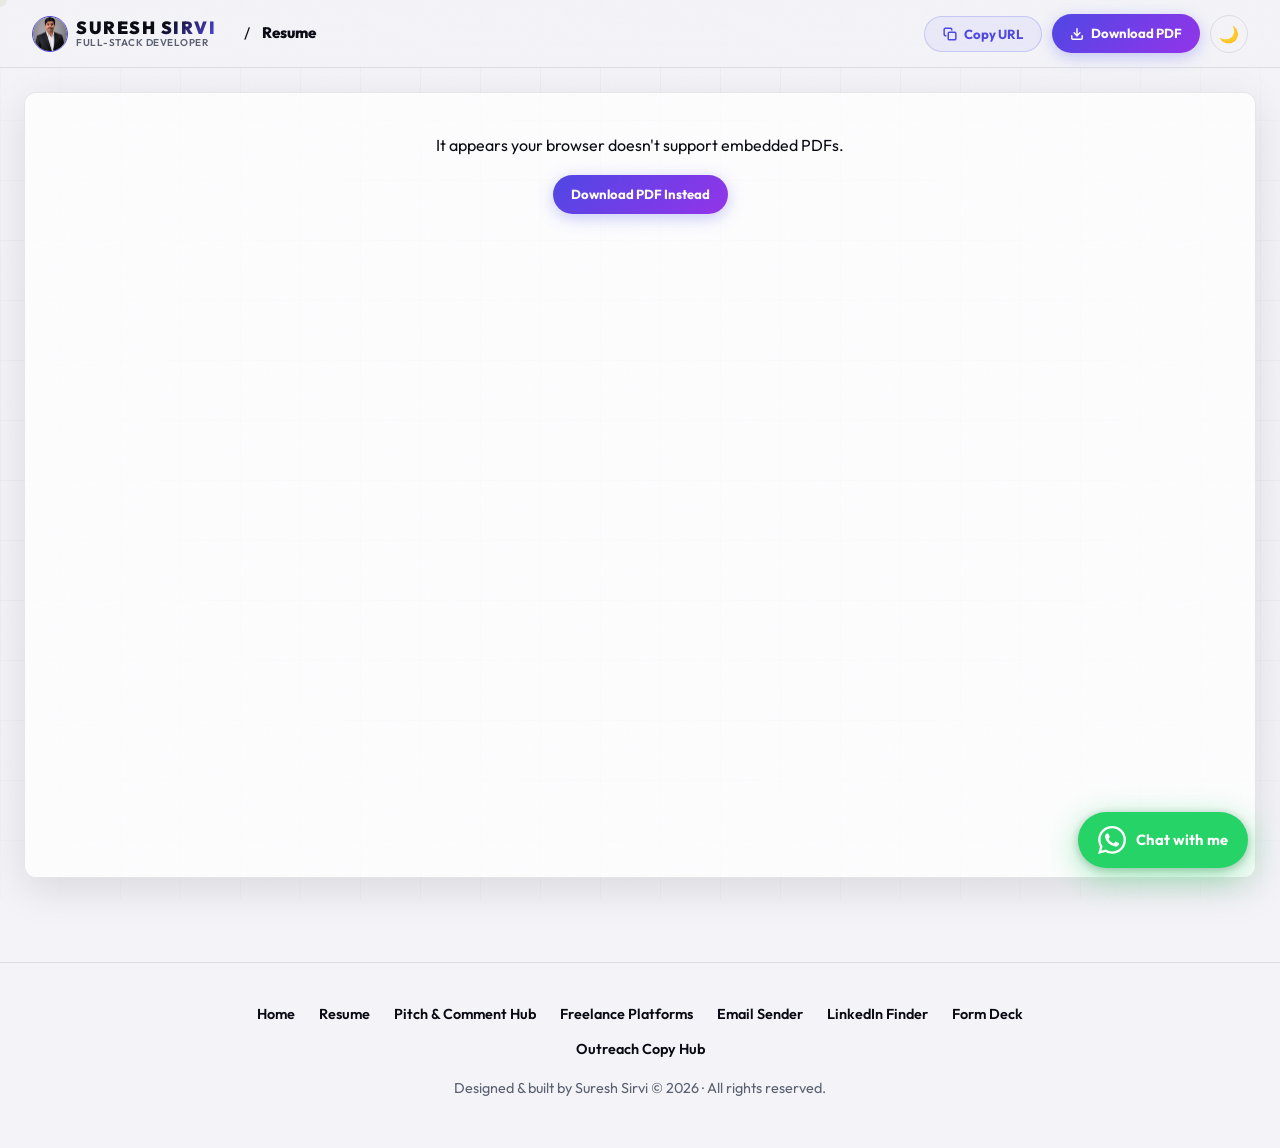
<file: resume.html>
<!DOCTYPE html>
<html lang="en" class="scroll-smooth" data-theme="dark">
<head>
    <meta charset="UTF-8" />
    <meta name="viewport" content="width=device-width, initial-scale=1.0" />
    <title>Resume — Suresh Sirvi | Full-Stack Developer</title>
    <link rel="stylesheet" href="style.css" />
    <meta name="description" content="Resume of Suresh Sirvi — Freelance Full-Stack Developer specialising in React Native, Node.js, Java, Spring Boot, TypeScript, and scalable web apps." />
    <link rel="preconnect" href="https://fonts.googleapis.com" />
    <link rel="preconnect" href="https://fonts.gstatic.com" crossorigin />
    <link href="https://fonts.googleapis.com/css2?family=Outfit:wght@300;400;500;600;700;800;900&display=swap" rel="stylesheet" />
    <style>
        * { box-sizing: border-box; margin: 0; padding: 0; }
        html { scroll-behavior: smooth; }
        body {
            font-family: 'Outfit', sans-serif;
      font-size: 16px;
            background: var(--bg-color);
            color: var(--text-primary);
            min-height: 100vh;
            line-height: 1.6;
        }

        /* ── TOPBAR ── */
        .topbar {
            position: sticky; top: 0; z-index: 100;
            background: var(--nav-bg);
            backdrop-filter: var(--blur);
            -webkit-backdrop-filter: var(--blur);
            border-bottom: 1px solid var(--surface-border);
            padding: 14px 32px;
            display: flex; align-items: center; justify-content: space-between;
            gap: 16px;
        }
        
        .topbar-left { display: flex; align-items: center; gap: 12px; }
        .topbar-back {
            display: flex; align-items: center; gap: 6px;
            color: var(--text-secondary); font-size: 0.85rem; font-weight: 600;
            text-decoration: none; transition: color 0.2s;
        }
        .topbar-back:hover { color: var(--accent); }
        .topbar-sep { color: var(--text-muted); }
        .topbar-title { font-weight: 800; font-size: 0.95rem; color: var(--text-primary); }

        .topbar-actions { display: flex; align-items: center; gap: 10px; }

        .btn-action {
            display: inline-flex; align-items: center; gap: 7px;
            padding: 9px 18px; border-radius: 100px;
            font-family: 'Outfit', sans-serif;
            font-size: 0.82rem; font-weight: 700;
            border: none; cursor: pointer;
            transition: all 0.25s cubic-bezier(0.4,0,0.2,1);
            text-decoration: none;
        }
        .btn-download {
            background: linear-gradient(135deg, var(--accent), var(--accent-sec));
            color: #fff;
            box-shadow: 0 4px 16px rgba(99,102,241,0.35);
        }
        .btn-download:hover { transform: translateY(-2px); box-shadow: 0 8px 24px rgba(99,102,241,0.5); }

        .btn-copy {
            background: rgba(99,102,241,0.08);
            border: 1px solid rgba(99,102,241,0.25);
            color: var(--accent);
        }
        .btn-copy:hover { background: rgba(99,102,241,0.15); }
        .btn-copy.copied { color: var(--green); border-color: rgba(16,185,129,0.3); background: rgba(16,185,129,0.08); }

        .btn-theme {
            background: transparent;
            border: 1px solid var(--surface-border);
            color: var(--text-secondary);
            width: 38px; height: 38px; padding: 0;
            border-radius: 50%; display: flex; align-items: center; justify-content: center;
            font-size: 1rem;
        }
        .btn-theme:hover { border-color: var(--accent); color: var(--accent); }

        /* ── LAYOUT ── */
        .page-wrap {
            max-width: 1600px; margin: 0 auto;
            padding: 24px;
            height: calc(100vh - 66px);
        }

        /* ── RESUME CARD ── */
        .resume-card {
            background: var(--card-bg);
            border: 1px solid var(--surface-border);
            border-radius: 24px;
            overflow: hidden;
            box-shadow: 0 24px 60px rgba(0,0,0,0.3);
        }
        [data-theme="light"] .resume-card {
            box-shadow: 0 8px 40px rgba(0,0,0,0.08);
        }

        /* HEADER BAND */
        .resume-header {
            background: linear-gradient(135deg, #6366f1 0%, #a855f7 60%, #06060e 100%);
            padding: 48px 52px 40px;
            position: relative; overflow: hidden;
        }
        [data-theme="light"] .resume-header {
            background: linear-gradient(135deg, #6366f1 0%, #a855f7 60%, #3730a3 100%);
        }
        .resume-header::before {
            content: '';
            position: absolute; inset: 0;
            background: url("data:image/svg+xml,%3Csvg width='60' height='60' viewBox='0 0 60 60' xmlns='http://www.w3.org/2000/svg'%3E%3Cg fill='none' fill-rule='evenodd'%3E%3Cg fill='%23ffffff' fill-opacity='0.03'%3E%3Cpath d='M36 34v-4h-2v4h-4v2h4v4h2v-4h4v-2h-4zm0-30V0h-2v4h-4v2h4v4h2V6h4V4h-4zM6 34v-4H4v4H0v2h4v4h2v-4h4v-2H6zM6 4V0H4v4H0v2h4v4h2V6h4V4H6z'/%3E%3C/g%3E%3C/g%3E%3C/svg%3E");
        }
        .rh-top { display: flex; align-items: center; gap: 28px; position: relative; z-index: 1; }
        .rh-avatar {
            width: 100px; height: 100px;
            border-radius: 50%;
            border: 4px solid rgba(255,255,255,0.25);
            object-fit: cover; object-position: top center;
            flex-shrink: 0;
            box-shadow: 0 8px 32px rgba(0,0,0,0.3);
        }
        .rh-info { flex: 1; }
        .rh-name {
            font-size: 2.2rem; font-weight: 900;
            color: #fff; letter-spacing: -1px;
            line-height: 1.1; margin-bottom: 6px;
        }
        .rh-role {
            font-size: 1rem; font-weight: 600;
            color: rgba(255,255,255,0.8);
            margin-bottom: 14px;
        }
        .rh-badges { display: flex; flex-wrap: wrap; gap: 8px; }
        .rh-badge {
            display: inline-flex; align-items: center; gap: 5px;
            background: rgba(255,255,255,0.12);
            border: 1px solid rgba(255,255,255,0.2);
            border-radius: 100px;
            padding: 4px 12px;
            font-size: 0.75rem; font-weight: 700;
            color: rgba(255,255,255,0.9);
        }
        .rh-badge .dot { width: 6px; height: 6px; border-radius: 50%; }

        /* CONTACT ROW */
        .resume-contact {
            padding: 20px 52px;
            background: rgba(99,102,241,0.06);
            border-bottom: 1px solid var(--surface-border);
            display: flex; flex-wrap: wrap; gap: 20px;
            align-items: center;
        }
        .rc-item {
            display: flex; align-items: center; gap: 7px;
            font-size: 0.82rem; font-weight: 600;
            color: var(--text-secondary); text-decoration: none;
            transition: color 0.2s;
        }
        .rc-item:hover { color: var(--accent); }
        .rc-icon { font-size: 1rem; flex-shrink: 0; }

        /* BODY */
        .resume-body {
            display: grid;
            grid-template-columns: 1fr 2fr;
        }

        /* SIDEBAR */
        .resume-sidebar {
            padding: 36px 32px;
            border-right: 1px solid var(--surface-border);
        }

        /* MAIN */
        .resume-main { padding: 36px 40px; }

        /* SECTION */
        .r-section { margin-bottom: 36px; }
        .r-section:last-child { margin-bottom: 0; }
        .r-section-title {
            font-size: 0.7rem; font-weight: 800;
            letter-spacing: 2.5px; text-transform: uppercase;
            color: var(--accent);
            margin-bottom: 16px;
            padding-bottom: 8px;
            border-bottom: 1px solid var(--surface-border);
            display: flex; align-items: center; gap: 8px;
        }
        .r-section-title::before {
            content: '';
            display: inline-block; width: 3px; height: 14px;
            background: linear-gradient(var(--accent), var(--accent-sec));
            border-radius: 2px; flex-shrink: 0;
        }

        /* SKILL PILLS */
        .skill-group { margin-bottom: 20px; }
        .skill-group-label {
            font-size: 0.72rem; font-weight: 700;
            color: var(--text-muted); text-transform: uppercase;
            letter-spacing: 1px; margin-bottom: 8px;
        }
        .skill-tags { display: flex; flex-wrap: wrap; gap: 6px; }
        .skill-tag {
            background: rgba(99,102,241,0.08);
            border: 1px solid rgba(99,102,241,0.18);
            border-radius: 100px;
            padding: 4px 11px;
            font-size: 0.72rem; font-weight: 700;
            color: var(--text-primary);
        }
        [data-theme="light"] .skill-tag { background: rgba(99,102,241,0.05); }

        /* EXPERIENCE */
        .exp-item { margin-bottom: 28px; padding-bottom: 28px; border-bottom: 1px solid var(--surface-border); }
        .exp-item:last-child { border-bottom: none; margin-bottom: 0; padding-bottom: 0; }
        .exp-header { display: flex; align-items: flex-start; justify-content: space-between; gap: 12px; margin-bottom: 4px; }
        .exp-title { font-size: 1rem; font-weight: 800; color: var(--text-primary); line-height: 1.3; }
        .exp-company { font-size: 0.82rem; font-weight: 700; color: var(--accent); margin-bottom: 4px; }
        .exp-date {
            font-size: 0.72rem; font-weight: 700;
            background: rgba(99,102,241,0.1);
            border: 1px solid rgba(99,102,241,0.2);
            border-radius: 100px;
            padding: 3px 10px;
            color: var(--accent);
            white-space: nowrap; flex-shrink: 0;
        }
        .exp-points { list-style: none; margin-top: 10px; display: flex; flex-direction: column; gap: 6px; }
        .exp-points li {
            font-size: 0.82rem; color: var(--text-secondary);
            padding-left: 14px; position: relative; line-height: 1.5;
        }
        .exp-points li::before {
            content: '▸';
            position: absolute; left: 0;
            color: var(--accent); font-size: 0.7rem;
            top: 2px;
        }

        /* PROJECT */
        .proj-item {
            padding: 16px;
            background: rgba(99,102,241,0.04);
            border: 1px solid var(--surface-border);
            border-radius: 12px;
            margin-bottom: 12px;
        }
        .proj-item:last-child { margin-bottom: 0; }
        .proj-name { font-size: 0.88rem; font-weight: 800; color: var(--text-primary); margin-bottom: 4px; }
        .proj-tech {
            display: flex; flex-wrap: wrap; gap: 5px;
            margin-bottom: 6px;
        }
        .proj-tech span {
            font-size: 0.65rem; font-weight: 700;
            color: var(--accent);
            background: rgba(99,102,241,0.1);
            border-radius: 4px; padding: 2px 7px;
        }
        .proj-desc { font-size: 0.78rem; color: var(--text-secondary); line-height: 1.5; }

        /* EDUCATION */
        .edu-item { margin-bottom: 20px; }
        .edu-item:last-child { margin-bottom: 0; }
        .edu-degree { font-size: 0.9rem; font-weight: 800; color: var(--text-primary); }
        .edu-school { font-size: 0.8rem; font-weight: 600; color: var(--accent); }
        .edu-year { font-size: 0.72rem; color: var(--text-muted); margin-top: 2px; }

        /* STAT ROW */
        .stat-row { display: flex; gap: 0; margin-bottom: 20px; }
        .stat-block {
            flex: 1; text-align: center;
            background: rgba(99,102,241,0.06);
            border: 1px solid var(--surface-border);
            padding: 14px 8px;
        }
        .stat-block:first-child { border-radius: 12px 0 0 12px; border-right: none; }
        .stat-block:last-child  { border-radius: 0 12px 12px 0; border-left: none; }
        .stat-num {
            font-size: 1.4rem; font-weight: 900;
            background: linear-gradient(135deg, var(--accent), var(--accent-sec));
            -webkit-background-clip: text; -webkit-text-fill-color: transparent;
            background-clip: text;
        }
        .stat-lbl { font-size: 0.65rem; font-weight: 700; color: var(--text-muted); text-transform: uppercase; letter-spacing: 0.5px; }

        /* LANGUAGE */
        .lang-item { display: flex; align-items: center; justify-content: space-between; margin-bottom: 10px; }
        .lang-name { font-size: 0.82rem; font-weight: 700; color: var(--text-primary); }
        .lang-level { font-size: 0.72rem; font-weight: 600; color: var(--text-muted); }
        .lang-bar-wrap { width: 100%; height: 4px; background: rgba(99,102,241,0.1); border-radius: 2px; margin-top: 4px; }
        .lang-bar { height: 100%; border-radius: 2px; background: linear-gradient(90deg, var(--accent), var(--accent-sec)); }

        /* COPY TOAST */
        .toast {
            position: fixed; bottom: 28px; left: 50%; transform: translateX(-50%) translateY(80px);
            background: var(--green); color: #fff;
            padding: 10px 24px; border-radius: 100px;
            font-size: 0.85rem; font-weight: 700;
            box-shadow: 0 8px 24px rgba(16,185,129,0.4);
            transition: transform 0.3s cubic-bezier(0.34,1.56,0.64,1), opacity 0.3s;
            opacity: 0; z-index: 999; white-space: nowrap;
        }
        .toast.show { transform: translateX(-50%) translateY(0); opacity: 1; }

        /* RESPONSIVE */
        @media (max-width: 768px) {
            .topbar { padding: 12px 20px; }
            .page-wrap { padding: 24px 12px 60px; }
            .resume-header { padding: 32px 24px 28px; }
            .resume-contact { padding: 16px 24px; }
            .resume-body { grid-template-columns: 1fr; }
            .resume-sidebar { border-right: none; border-bottom: 1px solid var(--surface-border); padding: 28px 24px; }
            .resume-main { padding: 28px 24px; }
            .rh-top { flex-direction: column; align-items: flex-start; gap: 16px; }
            .rh-avatar { width: 80px; height: 80px; }
            .rh-name { font-size: 1.7rem; }
            .topbar-actions .btn-copy span { display: none; }
        }
        @media (max-width: 480px) {
            .rc-item span { display: none; }
        }

        @media print {
            .topbar, .toast { display: none !important; }
            body { background: #fff; color: #000; }
            .resume-card { box-shadow: none; border: none; }
            .resume-header { background: #4f46e5 !important; -webkit-print-color-adjust: exact; }
        }
    </style>

<style id="wa-float-css">
.wa-float {
    position: fixed;
    bottom: 32px;
    right: 32px;
    z-index: 9999;
    display: flex;
    align-items: center;
    gap: 10px;
    padding: 14px 20px;
    background: #25D366;
    color: #fff;
    border-radius: 50px;
    text-decoration: none;
    font-family: 'Outfit', sans-serif, Arial;
    font-size: 0.92rem;
    font-weight: 700;
    letter-spacing: 0.01em;
    box-shadow: 0 8px 32px rgba(37,211,102,0.45), 0 2px 8px rgba(0,0,0,0.25);
    transition: transform 0.3s cubic-bezier(0.4,0,0.2,1), box-shadow 0.3s cubic-bezier(0.4,0,0.2,1);
    overflow: hidden;
}
.wa-float::before {
    content: '';
    position: absolute;
    inset: -4px;
    border-radius: 50px;
    border: 2px solid rgba(37,211,102,0.5);
    animation: wa-pulse 2.5s ease-out infinite;
    pointer-events: none;
}
@keyframes wa-pulse {
    0%   { transform: scale(1);    opacity: 0.7; }
    70%  { transform: scale(1.18); opacity: 0;   }
    100% { transform: scale(1.18); opacity: 0;   }
}
.wa-float:hover {
    transform: translateY(-5px) scale(1.04);
    box-shadow: 0 16px 48px rgba(37,211,102,0.55), 0 4px 12px rgba(0,0,0,0.3);
}
.wa-float svg { flex-shrink: 0; transition: transform 0.3s ease; }
.wa-float:hover svg { transform: rotate(-8deg) scale(1.1); }
.wa-float-label { white-space: nowrap; }
@media (max-width: 480px) {
    .wa-float { bottom: 20px; right: 16px; padding: 14px; border-radius: 50%; width: 56px; height: 56px; justify-content: center; }
    .wa-float-label { display: none; }
}
</style>

</head>
<body>
    <div class="custom-cursor"></div>
    <div class="noise-overlay"></div>
    <div class="grid-bg"></div>

    <!-- TOPBAR -->
    <nav class="topbar">
        <div class="topbar-left">
            <a href="index.html" class="logo" style="margin-right: 16px;">
                <img src="profile.png" alt="Suresh Sirvi Logo" class="nav-profile-img">
                <div class="logo-text-block">
                    <span class="logo-name">SURESH SIRVI</span>
                    <span class="logo-role">Full-Stack Developer</span>
                </div>
            </a>
            <span class="topbar-sep">/</span>
            <span class="topbar-title">Resume</span>
        </div>
        <div class="topbar-actions">
            <button class="btn-action btn-copy" id="copy-btn" onclick="copyURL()">
                <svg xmlns="http://www.w3.org/2000/svg" width="14" height="14" viewBox="0 0 24 24" fill="none" stroke="currentColor" stroke-width="2.5" stroke-linecap="round" stroke-linejoin="round"><rect x="9" y="9" width="13" height="13" rx="2" ry="2"/><path d="M5 15H4a2 2 0 0 1-2-2V4a2 2 0 0 1 2-2h9a2 2 0 0 1 2 2v1"/></svg>
                <span>Copy URL</span>
            </button>
            <a href="Resume.pdf" download="Suresh_Sirvi_Resume.pdf" class="btn-action btn-download">
                <svg xmlns="http://www.w3.org/2000/svg" width="14" height="14" viewBox="0 0 24 24" fill="none" stroke="currentColor" stroke-width="2.5" stroke-linecap="round" stroke-linejoin="round"><path d="M21 15v4a2 2 0 0 1-2 2H5a2 2 0 0 1-2-2v-4"/><polyline points="7 10 12 15 17 10"/><line x1="12" y1="15" x2="12" y2="3"/></svg>
                Download PDF
            </a>
            <button class="btn-action btn-theme" id="theme-btn" onclick="toggleTheme()" title="Toggle theme">🌙</button>
        </div>
    </nav>

    <!-- RESUME BODY -->
    <div class="page-wrap">
            <!-- PDF PREVIEW -->
            <div style="width: 100%; height: 100%; border-radius: 12px; overflow: hidden; border: 1px solid var(--surface-border); box-shadow: 0 12px 40px rgba(0,0,0,0.1); background: var(--card-bg);">
                <object data="Resume.pdf" type="application/pdf" width="100%" height="100%">
                    <div style="padding: 40px; text-align: center;">
                        <p style="margin-bottom: 16px;">It appears your browser doesn't support embedded PDFs.</p>
                        <a href="Resume.pdf" download="Suresh_Sirvi_Resume.pdf" class="btn-action btn-download" style="display: inline-flex;">
                            Download PDF Instead
                        </a>
                    </div>
                </object>
            </div>
    </div>

    <!-- TOAST -->
    <div class="toast" id="toast">✅ URL Copied to clipboard!</div>

    <script>
        function copyURL() {
            const url = window.location.href;
            navigator.clipboard.writeText(url).then(() => {
                const btn = document.getElementById('copy-btn');
                const toast = document.getElementById('toast');
                btn.classList.add('copied');
                btn.querySelector('span') && (btn.querySelector('span').textContent = 'Copied!');
                toast.classList.add('show');
                setTimeout(() => {
                    btn.classList.remove('copied');
                    btn.querySelector('span') && (btn.querySelector('span').textContent = 'Copy URL');
                    toast.classList.remove('show');
                }, 2500);
            }).catch(() => {
                // Fallback
                const ta = document.createElement('textarea');
                ta.value = url; document.body.appendChild(ta);
                ta.select(); document.execCommand('copy');
                document.body.removeChild(ta);
            });
        }

        function toggleTheme() {
            const html = document.documentElement;
            const isDark = html.getAttribute('data-theme') === 'dark';
            html.setAttribute('data-theme', isDark ? 'light' : 'dark');
            document.getElementById('theme-btn').textContent = isDark ? '🌙' : '☀️';
            localStorage.setItem('resume-theme', isDark ? 'light' : 'dark');
        }

        // Restore saved theme
        const saved = localStorage.getItem('resume-theme');
        if (saved) {
            document.documentElement.setAttribute('data-theme', saved);
            document.getElementById('theme-btn').textContent = saved === 'dark' ? '☀️' : '🌙';
        }
    </script>

    <footer>

        <div class="container">
            <div class="footer-bottom">
                <div class="footer-links" style="display:flex; justify-content:center; gap:24px; margin-bottom:16px; flex-wrap:wrap; max-width:900px; margin-left:auto; margin-right:auto; row-gap:12px;">
                    <a target="_blank" href="index.html" style="color:var(--text-primary, #fff); font-weight:600; text-decoration:none; transition:color 0.2s;">Home</a>
                    <a target="_blank" href="resume.html" style="color:var(--text-primary, #fff); font-weight:600; text-decoration:none; transition:color 0.2s;">Resume</a>
                    <a target="_blank" href="pitch-comment.html" style="color:var(--text-primary, #fff); font-weight:600; text-decoration:none; transition:color 0.2s;">Pitch &amp; Comment Hub</a>
                    <a target="_blank" href="all-freelance-platforms.html" style="color:var(--text-primary, #fff); font-weight:600; text-decoration:none; transition:color 0.2s;">Freelance Platforms</a>
                    <a target="_blank" href="email-sender-extension.html" style="color:var(--text-primary, #fff); font-weight:600; text-decoration:none; transition:color 0.2s;">Email Sender</a>
                    <a target="_blank" href="find-freelancers-clinets-and-work-on-linkdin.html" style="color:var(--text-primary, #fff); font-weight:600; text-decoration:none; transition:color 0.2s;">LinkedIn Finder</a>
                    <a target="_blank" href="form-deck-extension.html" style="color:var(--text-primary, #fff); font-weight:600; text-decoration:none; transition:color 0.2s;">Form Deck</a>
                    <a target="_blank" href="outreach-copy-hub-extension.html" style="color:var(--text-primary, #fff); font-weight:600; text-decoration:none; transition:color 0.2s;">Outreach Copy Hub</a>
                </div>
                <p>Designed &amp; built by Suresh Sirvi &copy; 2026 · All rights reserved.</p>
            </div>
        </div>
    </footer>
    <script src="script.js"></script>

    <!-- Floating WhatsApp Button -->
    <a href="https://wa.me/918310634421?text=Hi%20Suresh%2C%20I%27d%20like%20to%20discuss%20a%20project%20with%20you." target="_blank" rel="noopener" id="wa-float" class="wa-float" aria-label="Chat on WhatsApp" title="Chat on WhatsApp">
        <svg xmlns="http://www.w3.org/2000/svg" width="28" height="28" viewBox="0 0 24 24" fill="currentColor"><path d="M17.472 14.382c-.297-.149-1.758-.867-2.03-.967-.273-.099-.471-.148-.67.15-.197.297-.767.966-.94 1.164-.173.199-.347.223-.644.075-.297-.15-1.255-.463-2.39-1.475-.883-.788-1.48-1.761-1.653-2.059-.173-.297-.018-.458.13-.606.134-.133.298-.347.446-.52.149-.174.198-.298.298-.497.099-.198.05-.371-.025-.52-.075-.149-.669-1.612-.916-2.207-.242-.579-.487-.5-.669-.51-.173-.008-.371-.01-.57-.01-.198 0-.52.074-.792.372-.272.297-1.04 1.016-1.04 2.479 0 1.462 1.065 2.875 1.213 3.074.149.198 2.096 3.2 5.077 4.487.709.306 1.262.489 1.694.625.712.227 1.36.195 1.871.118.571-.085 1.758-.719 2.006-1.413.248-.694.248-1.289.173-1.413-.074-.124-.272-.198-.57-.347m-5.421 7.403h-.004a9.87 9.87 0 0 1-5.031-1.378l-.361-.214-3.741.982.998-3.648-.235-.374a9.86 9.86 0 0 1-1.51-5.26c.001-5.45 4.436-9.884 9.888-9.884 2.64 0 5.122 1.03 6.988 2.898a9.825 9.825 0 0 1 2.893 6.994c-.003 5.45-4.437 9.884-9.885 9.884m8.413-18.297A11.815 11.815 0 0 0 12.05 0C5.495 0 .16 5.335.157 11.892c0 2.096.547 4.142 1.588 5.945L.057 24l6.305-1.654a11.882 11.882 0 0 0 5.683 1.448h.005c6.554 0 11.89-5.335 11.893-11.893a11.821 11.821 0 0 0-3.48-8.413z"/></svg>
        <span class="wa-float-label">Chat with me</span>
    </a>

</body>
</html>
</file>
<file: style.css>
:root {
    --bg-color: #030305;
    --surface-color: rgba(255, 255, 255, 0.03);
    --surface-border: rgba(255, 255, 255, 0.08);
    --text-primary: #ffffff;
    --text-secondary: #8892a4;
    --accent: #6366f1;
    --accent-sec: #a855f7;
    --accent-glow: #6366f1;
    --accent-glow-sec: #a855f7;
    --card-bg: rgba(12, 12, 18, 0.7);
    --blur: blur(24px);
    --nav-bg: rgba(3, 3, 5, 0.92);
    --btn-primary-bg: #ffffff;
    --btn-primary-text: #000000;
    --btn-secondary-bg: rgba(255,255,255,0.05);
    --btn-secondary-border: rgba(255,255,255,0.12);
    --grid-line: rgba(255, 255, 255, 0.025);
    --mockup-line: rgba(255,255,255,0.07);
    --mockup-line-light: rgba(255,255,255,0.04);
    --marquee-stroke: rgba(255,255,255,0.12);
    --badge-bg: rgba(255,255,255,0.04);
    --badge-border: rgba(255,255,255,0.1);
    --contact-wrap-bg: rgba(14,14,22,0.9);
    --process-bg: rgba(6,6,10,0.6);
}

[data-theme="light"] {
    --bg-color: #f4f4f8;
    --surface-color: rgba(0, 0, 0, 0.03);
    --surface-border: rgba(0, 0, 0, 0.09);
    --text-primary: #0a0a14;
    --text-secondary: #5a6070;
    --accent: #4f46e5;
    --accent-sec: #9333ea;
    --accent-glow: #4f46e5;
    --accent-glow-sec: #9333ea;
    --card-bg: rgba(255, 255, 255, 0.8);
    --nav-bg: rgba(244,244,248,0.92);
    --btn-primary-bg: #0a0a14;
    --btn-primary-text: #ffffff;
    --btn-secondary-bg: rgba(0,0,0,0.04);
    --btn-secondary-border: rgba(0,0,0,0.12);
    --grid-line: rgba(0, 0, 0, 0.04);
    --mockup-line: rgba(0,0,0,0.1);
    --mockup-line-light: rgba(0,0,0,0.06);
    --marquee-stroke: rgba(0,0,0,0.12);
    --badge-bg: rgba(255,255,255,0.7);
    --badge-border: rgba(0,0,0,0.1);
    --contact-wrap-bg: rgba(255,255,255,0.8);
    --process-bg: rgba(255,255,255,0.4);
}

/* === RESET & BASE === */
*, *::before, *::after { margin: 0; padding: 0; box-sizing: border-box; }
html { scroll-behavior: smooth; font-size: 16px; }
body {
    font-family: 'Outfit', sans-serif;
      font-size: 16px;
    background-color: var(--bg-color);
    color: var(--text-primary);
    line-height: 1.6;
    overflow-x: hidden;
    transition: background-color 0.5s ease, color 0.5s ease;
}
@media (min-width: 1024px) { body, a, button { cursor: none; } }

/* === NOISE OVERLAY === */
.noise-overlay {
    position: fixed; inset: 0;
    pointer-events: none; z-index: 9999;
    opacity: 0.04;
    background-image: url("data:image/svg+xml,%3Csvg viewBox='0 0 256 256' xmlns='http://www.w3.org/2000/svg'%3E%3Cfilter id='n'%3E%3CfeTurbulence type='fractalNoise' baseFrequency='0.9' numOctaves='4' stitchTiles='stitch'/%3E%3C/filter%3E%3Crect width='100%25' height='100%25' filter='url(%23n)'/%3E%3C/svg%3E");
    background-size: 180px 180px;
}
[data-theme="light"] .noise-overlay { opacity: 0.025; }

/* === GRID BACKGROUND === */
.grid-bg {
    position: fixed; inset: 0; pointer-events: none; z-index: -2;
    background-image:
        linear-gradient(to right, var(--grid-line) 1px, transparent 1px),
        linear-gradient(to bottom, var(--grid-line) 1px, transparent 1px);
    background-size: 60px 60px;
    -webkit-mask-image: radial-gradient(ellipse 80% 80% at 50% 50%, black 30%, transparent 100%);
    mask-image: radial-gradient(ellipse 80% 80% at 50% 50%, black 30%, transparent 100%);
}

/* === CUSTOM CURSOR === */
.custom-cursor { display: none; }
@media (min-width: 1024px) {
    .custom-cursor {
        display: block; position: fixed; top: 0; left: 0;
        width: 14px; height: 14px;
        background: var(--text-primary);
        border-radius: 50%; pointer-events: none; z-index: 99999;
        transform: translate(-50%, -50%);
        transition: width 0.35s cubic-bezier(0.23, 1, 0.32, 1),
                    height 0.35s cubic-bezier(0.23, 1, 0.32, 1),
                    opacity 0.35s,
                    background 0.35s;
        mix-blend-mode: difference;
    }
    .custom-cursor.hover {
        width: 56px; height: 56px;
        opacity: 0.7;
    }
    [data-theme="light"] .custom-cursor { background: var(--text-primary); mix-blend-mode: difference; }
}

/* === AMBIENT BLOBS === */
.ambient-bg { position: fixed; inset: 0; pointer-events: none; z-index: -1; overflow: hidden; }
.blob {
    position: absolute; border-radius: 50%;
    filter: blur(100px); opacity: 0.28;
    animation: blobFloat 28s ease-in-out infinite alternate;
}
.blob-1 {
    width: 700px; height: 700px;
    background: radial-gradient(circle, #6366f1 0%, #a855f7 100%);
    top: -20%; left: -15%;
}
.blob-2 {
    width: 800px; height: 800px;
    background: radial-gradient(circle, #a855f7 0%, #ec4899 100%);
    bottom: -25%; right: -15%;
    animation-delay: -14s; animation-duration: 35s;
}
@keyframes blobFloat {
    0%   { transform: translate(0,0) scale(1) rotate(0deg); }
    33%  { transform: translate(60px, 100px) scale(1.08) rotate(15deg); }
    66%  { transform: translate(-40px, 60px) scale(0.94) rotate(-10deg); }
    100% { transform: translate(30px, -80px) scale(1.04) rotate(5deg); }
}
[data-theme="light"] .blob { opacity: 0.16; }

/* =============================================
   FULL-SCREEN MOBILE MENU OVERLAY
   ============================================= */
.mobile-overlay {
    /* Hidden by default */
    position: fixed; inset: 0;
    z-index: 999999;
    background: var(--bg-color);
    display: flex;
    flex-direction: column;
    padding: 28px 32px 40px;
    gap: 0;

    /* Animation state: hidden */
    opacity: 0;
    pointer-events: none;
    transform: translateY(-16px);
    transition:
        opacity 0.4s cubic-bezier(0.4, 0, 0.2, 1),
        transform 0.4s cubic-bezier(0.4, 0, 0.2, 1);
    overflow-y: auto;
}
.mobile-overlay.open {
    opacity: 1;
    pointer-events: all;
    transform: translateY(0);
}

/* Decorative background orb */
.mob-orb {
    position: absolute;
    width: 400px; height: 400px;
    border-radius: 50%;
    background: radial-gradient(circle, rgba(99,102,241,0.3) 0%, rgba(168,85,247,0.15) 50%, transparent 75%);
    bottom: -150px; right: -100px;
    pointer-events: none;
    filter: blur(40px);
    animation: orbPulse 5s ease-in-out infinite alternate;
}

/* Top bar of the overlay */
.mob-header {
    display: flex;
    justify-content: space-between;
    align-items: center;
    padding-bottom: 40px;
    border-bottom: 1px solid var(--surface-border);
    flex-shrink: 0;
}
.mob-logo { font-size: 1.5rem; }
.mob-close-btn {
    width: 48px; height: 48px;
    background: var(--surface-color);
    border: 1px solid var(--surface-border);
    border-radius: 50%;
    display: flex; align-items: center; justify-content: center;
    color: var(--text-primary);
    transition: all 0.3s;
}
.mob-close-btn:hover {
    background: var(--accent);
    border-color: var(--accent);
    color: #fff;
    transform: rotate(90deg);
}

/* Nav links block */
.mob-nav {
    display: flex;
    flex-direction: column;
    flex: 1;
    justify-content: center;
    padding: 24px 0;
    gap: 0;
    position: relative;
    z-index: 2;
}
.mob-link {
    display: flex;
    align-items: center;
    gap: 16px;
    padding: 16px 0;
    border-bottom: 1px solid var(--surface-border);
    text-decoration: none;
    color: var(--text-primary);

    /* Each link starts hidden for stagger */
    opacity: 0;
    transform: translateY(24px);
    transition:
        opacity 0.5s cubic-bezier(0.16, 1, 0.3, 1),
        transform 0.5s cubic-bezier(0.16, 1, 0.3, 1);
}
.mob-link:first-child { border-top: 1px solid var(--surface-border); }

/* Stagger delays */
.mob-link[data-index="0"] { transition-delay: 0.05s; }
.mob-link[data-index="1"] { transition-delay: 0.10s; }
.mob-link[data-index="2"] { transition-delay: 0.15s; }
.mob-link[data-index="3"] { transition-delay: 0.20s; }
.mob-link[data-index="4"] { transition-delay: 0.25s; }

.mobile-overlay.open .mob-link {
    opacity: 1;
    transform: translateY(0);
}

.mob-num {
    font-size: 0.75rem;
    font-weight: 800;
    color: var(--accent);
    letter-spacing: 1px;
    min-width: 24px;
}
.mob-text {
    font-size: clamp(1.6rem, 6vw, 2.4rem);
    font-weight: 900;
    letter-spacing: -1px;
    flex: 1;
    line-height: 1.1;
    transition: color 0.3s;
}
.mob-arrow {
    font-size: 1.2rem;
    opacity: 0;
    transform: translateX(-8px);
    transition: all 0.3s cubic-bezier(0.4, 0, 0.2, 1);
    color: var(--accent);
}
.mob-link:hover .mob-text  { color: var(--accent); }
.mob-link:hover .mob-arrow { opacity: 1; transform: translateX(0); }

/* Footer strip */
.mob-footer {
    display: flex;
    align-items: center;
    justify-content: space-between;
    flex-wrap: wrap;
    gap: 16px;
    padding-top: 24px;
    flex-shrink: 0;

    opacity: 0;
    transform: translateY(12px);
    transition: opacity 0.5s 0.35s, transform 0.5s 0.35s;
}
.mobile-overlay.open .mob-footer {
    opacity: 1;
    transform: translateY(0);
}
.mob-contact-item {
    font-size: 0.85rem;
    font-weight: 600;
    color: var(--text-secondary);
    text-decoration: none;
    transition: color 0.3s;
}
.mob-contact-item:hover { color: var(--text-primary); }
.mob-cta {
    font-size: 0.9rem !important;
    padding: 12px 24px !important;
}

/* === NAVIGATION === */
nav#navbar {
    position: fixed; top: 0; width: 100%;
    padding: 20px 0;
    z-index: 1000;
    transition: all 0.5s cubic-bezier(0.4, 0, 0.2, 1);
}
nav#navbar.scrolled {
    padding: 12px 0;
    background: var(--nav-bg);
    backdrop-filter: var(--blur);
    -webkit-backdrop-filter: var(--blur);
    border-bottom: 1px solid var(--surface-border);
    box-shadow: 0 8px 32px rgba(0,0,0,0.12);
}
.nav-container {
    max-width: 1400px; margin: 0 auto;
    display: flex; justify-content: space-between; align-items: center;
    padding: 0 48px;
}

/* ── Logo ── */
.logo {
    text-decoration: none;
    display: flex; align-items: center; gap: 8px;
    z-index: 1002;
    transition: opacity 0.3s;
}
.logo:hover { opacity: 0.85; }

.nav-profile-img {
    width: 36px; height: 36px;
    border-radius: 50%;
    object-fit: cover;
    border: 1.5px solid var(--accent);
}

.logo-text-block {
    display: flex; flex-direction: column; gap: 2px;
    line-height: 1;
}
.logo-name {
    font-size: 1.1rem; font-weight: 900; letter-spacing: 1.5px;
    background: linear-gradient(135deg, var(--text-primary) 60%, var(--accent));
    -webkit-background-clip: text; -webkit-text-fill-color: transparent;
    background-clip: text;
}
.logo-role {
    font-size: 0.62rem; font-weight: 600; letter-spacing: 0.5px;
    color: var(--text-secondary);
    text-transform: uppercase;
    -webkit-text-fill-color: var(--text-secondary);
}

/* ── Nav Pill ── */
.nav-pill {
    display: flex; gap: 4px; align-items: center;
    background: var(--surface-color);
    padding: 6px 8px;
    border-radius: 100px;
    border: 1px solid var(--surface-border);
    backdrop-filter: blur(12px);
}
.nav-link {
    color: var(--text-secondary); text-decoration: none;
    font-weight: 600; font-size: 0.85rem;
    transition: all 0.3s;
    position: relative;
    padding: 8px 16px;
    border-radius: 100px;
    display: flex; align-items: center; gap: 5px;
}
.nav-link::before {
    content: attr(data-label);
    font-size: 0.6rem; font-weight: 800; letter-spacing: 0.5px;
    color: var(--accent);
    opacity: 0;
    transform: translateY(-4px);
    transition: all 0.3s;
    line-height: 1;
    position: absolute;
    top: 3px; left: 50%;
    transform: translateX(-50%) translateY(-4px);
}
.nav-link:hover {
    color: var(--text-primary);
    background: rgba(99,102,241,0.08);
}
.nav-link:hover::before {
    opacity: 1;
    transform: translateX(-50%) translateY(0);
}
.nav-link.active {
    color: var(--text-primary);
    background: rgba(99,102,241,0.1);
}

/* ── Nav Actions ── */
.nav-actions { display: flex; align-items: center; gap: 10px; z-index: 1002; }

/* Availability badge */
.nav-avail-badge {
    display: flex; align-items: center; gap: 7px;
    background: rgba(16,185,129,0.08);
    border: 1px solid rgba(16,185,129,0.2);
    border-radius: 100px;
    padding: 7px 14px;
    font-size: 0.75rem; font-weight: 700;
    color: #10b981;
    letter-spacing: 0.3px;
    white-space: nowrap;
}
.nav-avail-dot {
    width: 7px; height: 7px;
    border-radius: 50%;
    background: #10b981;
    box-shadow: 0 0 8px #10b981;
    animation: availPulse 2s ease-in-out infinite;
    flex-shrink: 0;
}
@keyframes availPulse {
    0%, 100% { box-shadow: 0 0 6px #10b981; opacity: 1; }
    50%       { box-shadow: 0 0 14px #10b981; opacity: 0.7; }
}

/* Theme toggle */
.theme-toggle-btn {
    background: var(--surface-color); border: 1px solid var(--surface-border);
    color: var(--text-primary); width: 40px; height: 40px;
    border-radius: 50%; display: flex; align-items: center; justify-content: center;
    transition: all 0.3s; flex-shrink: 0;
}
.theme-toggle-btn:hover { background: var(--surface-border); transform: rotate(20deg) scale(1.1); }

/* CTA Button */
.btn-nav {
    background: linear-gradient(135deg, var(--accent), var(--accent-sec));
    color: #ffffff;
    padding: 10px 22px; border-radius: 100px;
    font-weight: 700; text-decoration: none; font-size: 0.85rem;
    transition: all 0.3s cubic-bezier(0.4, 0, 0.2, 1);
    display: inline-flex; align-items: center; gap: 6px;
    box-shadow: 0 4px 16px rgba(99,102,241,0.3);
    white-space: nowrap;
}
.btn-nav:hover {
    transform: translateY(-2px) scale(1.03);
    box-shadow: 0 8px 28px rgba(99,102,241,0.45);
}
.btn-nav svg { transition: transform 0.3s; }
.btn-nav:hover svg { transform: translate(2px, -2px); }

/* Hamburger */
.mobile-menu-btn {
    display: none; background: var(--surface-color);
    border: 1px solid var(--surface-border);
    border-radius: 10px;
    flex-direction: column; gap: 5px; padding: 10px;
    width: 42px; height: 42px; align-items: center; justify-content: center;
}
.mobile-menu-btn .bar { width: 20px; height: 2px; background: var(--text-primary); transition: all 0.3s; border-radius: 2px; }
.mobile-menu-btn.open .bar:nth-child(1) { transform: translateY(7px) rotate(45deg); }
.mobile-menu-btn.open .bar:nth-child(2) { opacity: 0; transform: scaleX(0); }
.mobile-menu-btn.open .bar:nth-child(3) { transform: translateY(-7px) rotate(-45deg); }


/* === LAYOUT === */
.container { max-width: 1400px; margin: 0 auto; padding: 0 48px; }

/* === HERO SECTION === */
.hero {
    min-height: 100vh;
    display: flex; align-items: center;
    padding-top: 120px; padding-bottom: 80px;
    position: relative; overflow: hidden;
}

/* Two column hero layout */
.hero-layout {
    display: grid;
    grid-template-columns: 1fr 1fr;
    gap: 60px;
    align-items: center;
    width: 100%;
}

.hero-content { position: relative; z-index: 10; }

/* === HERO VISUAL (Right Column) === */
.hero-visual {
    position: relative;
    height: 520px;
    display: flex;
    align-items: center;
    justify-content: center;
}

/* Glowing orb in center-right */
.hero-orb {
    position: absolute;
    width: 340px; height: 340px;
    border-radius: 50%;
    background: radial-gradient(circle, rgba(99,102,241,0.25) 0%, rgba(168,85,247,0.15) 50%, transparent 75%);
    top: 50%; left: 50%;
    transform: translate(-50%, -50%);
    animation: orbPulse 5s ease-in-out infinite alternate;
    filter: blur(20px);
}
@keyframes orbPulse {
    0%   { transform: translate(-50%,-50%) scale(1);   opacity: 0.7; }
    100% { transform: translate(-50%,-50%) scale(1.15); opacity: 1; }
}

@keyframes profileFloat {
    0%   { transform: rotate(-2deg) translateY(0px); }
    100% { transform: rotate(2deg) translateY(-16px); }
}
@keyframes ringPulse {
    0%, 100% { transform: scale(1); opacity: 0.5; }
    50%       { transform: scale(1.04); opacity: 1; }
}

/* Central Phone Mockup */
.hero-phone {
    position: absolute;
    width: 170px; height: 340px;
    background: #0c0c14;
    border-radius: 32px;
    border: 6px solid rgba(255,255,255,0.1);
    box-shadow:
        0 0 0 1px rgba(255,255,255,0.05),
        0 40px 80px rgba(0,0,0,0.6),
        0 0 60px rgba(99,102,241,0.2);
    display: flex; flex-direction: column;
    overflow: hidden;
    top: 50%; left: 50%;
    transform: translate(-50%, -50%);
    z-index: 5;
    animation: phoneTilt 6s ease-in-out infinite alternate;
}
[data-theme="light"] .hero-phone {
    background: #fff;
    border-color: rgba(0,0,0,0.1);
    box-shadow: 0 40px 80px rgba(0,0,0,0.12), 0 0 60px rgba(99,102,241,0.1);
}
@keyframes phoneTilt {
    0%   { transform: translate(-50%,-50%) rotate(-3deg) translateY(0px); }
    100% { transform: translate(-50%,-50%) rotate(2deg) translateY(-12px); }
}
.hp-notch {
    width: 38%; height: 16px;
    background: #0c0c14;
    border-radius: 0 0 10px 10px;
    align-self: center; flex-shrink: 0;
    margin-top: 0;
}
[data-theme="light"] .hp-notch { background: #e2e8f0; }
.hp-screen { flex: 1; padding: 12px 14px; display: flex; flex-direction: column; }
.hp-bar { flex-shrink: 0; }

/* Mobile profile card inside hero — hidden on desktop */
.hero-mob-profile { display: none; }

/* === MOBILE PROFILE SECTION === */
/* Hidden on desktop — only shows on mobile */
.mobile-profile-section {
    display: none;
}

/* === STAT BADGES === */
.hero-badge {
    position: absolute;
    display: flex; align-items: center; gap: 10px;
    background: var(--card-bg);
    border: 1px solid var(--surface-border);
    backdrop-filter: blur(20px);
    -webkit-backdrop-filter: blur(20px);
    padding: 12px 18px;
    border-radius: 18px;
    box-shadow: 0 8px 32px rgba(0,0,0,0.2), 0 0 0 1px rgba(255,255,255,0.04);
    z-index: 10;
    pointer-events: none;
}
[data-theme="light"] .hero-badge {
    box-shadow: 0 8px 32px rgba(0,0,0,0.08), 0 0 0 1px rgba(0,0,0,0.04);
}
.hb-icon { font-size: 1.4rem; flex-shrink: 0; }
.hb-text { display: flex; flex-direction: column; }
.hb-num { font-size: 1.05rem; font-weight: 900; color: var(--text-primary); line-height: 1; }
.hb-label { font-size: 0.72rem; color: var(--text-secondary); margin-top: 3px; white-space: nowrap; }

/* Satisfaction — top-left of visual panel */
.hb-satisfaction {
    top: 6%; left: -8%;
    animation: floatA 7s ease-in-out infinite alternate;
}
/* Projects — bottom-right of visual panel */
.hb-projects {
    bottom: 12%; right: -6%;
    animation: floatB 9s ease-in-out infinite alternate;
}
@keyframes floatA {
    0%   { transform: translateY(0px) rotate(-1deg); }
    100% { transform: translateY(-16px) rotate(1deg); }
}
@keyframes floatB {
    0%   { transform: translateY(0px) rotate(1deg); }
    100% { transform: translateY(-14px) rotate(-1deg); }
}

/* === TECH PILLS === */
.hero-tech-pill {
    position: absolute;
    display: flex; align-items: center; gap: 7px;
    background: var(--card-bg);
    border: 1px solid var(--surface-border);
    backdrop-filter: blur(16px);
    -webkit-backdrop-filter: blur(16px);
    padding: 8px 16px;
    border-radius: 100px;
    font-size: 0.82rem; font-weight: 700;
    color: var(--text-primary);
    box-shadow: 0 4px 20px rgba(0,0,0,0.15);
    z-index: 10; pointer-events: none;
    white-space: nowrap;
}
.htp-dot {
    width: 8px; height: 8px;
    border-radius: 50%; flex-shrink: 0;
}

/* React Native — top-right */
.htp-rn {
    top: 5%; right: -2%;
    animation: floatC 8s ease-in-out infinite alternate;
}
/* Node.js — middle-left */
.htp-node {
    top: 48%; left: -14%;
    animation: floatD 10s ease-in-out infinite alternate-reverse;
}
/* MongoDB — bottom-left */
.htp-mongo {
    bottom: 8%; left: -2%;
    animation: floatE 7.5s ease-in-out infinite alternate;
}
/* TypeScript — top-left */
.htp-ts {
    top: 18%; left: -12%;
    animation: floatF 9s ease-in-out infinite alternate;
}
/* Angular — bottom-right */
.htp-angular {
    bottom: 22%; right: -4%;
    animation: floatG 8.5s ease-in-out infinite alternate-reverse;
}
/* React.js — top-center-right */
.htp-react {
    top: 28%; right: -8%;
    animation: floatC 11s ease-in-out infinite alternate;
}
/* Firebase — bottom-center */
.htp-firebase {
    bottom: -2%; left: 50%;
    transform: translateX(-50%);
    animation: floatH 7s ease-in-out infinite alternate;
}
/* Next.js — far bottom-right */
.htp-nextjs {
    bottom: 5%; right: -6%;
    animation: floatE 9.5s ease-in-out infinite alternate-reverse;
}
@keyframes floatC {
    0%   { transform: translateY(0px); }
    100% { transform: translateY(-14px); }
}
@keyframes floatD {
    0%   { transform: translateY(0) translateX(0px); }
    100% { transform: translateY(0) translateX(-10px); }
}
@keyframes floatE {
    0%   { transform: translateY(0px) rotate(-1deg); }
    100% { transform: translateY(-12px) rotate(1deg); }
}
@keyframes floatF {
    0%   { transform: translateY(0px) rotate(1deg); }
    100% { transform: translateY(-16px) rotate(-1deg); }
}
@keyframes floatG {
    0%   { transform: translateY(0px); }
    100% { transform: translateY(-10px); }
}
@keyframes floatH {
    0%   { transform: translateX(-50%) translateY(0px); }
    100% { transform: translateX(-50%) translateY(-12px); }
}


/* Availability badge */
.avail-badge {
    display: inline-flex; align-items: center; gap: 10px;
    background: rgba(16,185,129,0.08);
    border: 1px solid rgba(16,185,129,0.25);
    padding: 8px 20px; border-radius: 100px;
    font-size: 0.82rem; font-weight: 700; color: #10b981;
    margin-bottom: 36px;
    backdrop-filter: blur(10px);
}
.avail-dot {
    width: 8px; height: 8px;
    background: #10b981; border-radius: 50%;
    box-shadow: 0 0 0 0 rgba(16,185,129,0.5);
    animation: ping 2s cubic-bezier(0, 0, 0.2, 1) infinite;
}
@keyframes ping {
    0%   { box-shadow: 0 0 0 0 rgba(16,185,129,0.5); }
    70%  { box-shadow: 0 0 0 8px rgba(16,185,129,0); }
    100% { box-shadow: 0 0 0 0 rgba(16,185,129,0); }
}

/* Hero Title */
.hero-title {
    font-size: clamp(3.2rem, 8.5vw, 8rem);
    font-weight: 900; letter-spacing: -4px;
    line-height: 1.0; margin-bottom: 32px;
    text-transform: uppercase;
    color: var(--text-primary);
}
.hero-title .line { overflow: hidden; display: block; }
.hero-title .line-inner { display: block; transform: translateY(105%); }
.hero-title .gradient {
    background: linear-gradient(120deg, var(--text-primary) 0%, #c084fc 35%, #818cf8 70%, var(--accent-sec) 100%);
    -webkit-background-clip: text; -webkit-text-fill-color: transparent;
    background-clip: text;
}

.hero-desc {
    font-size: clamp(1.05rem, 1.8vw, 1.3rem);
    color: var(--text-secondary); max-width: 600px;
    line-height: 1.75; margin-bottom: 48px;
    opacity: 0; transform: translateY(24px);
    font-weight: 400;
}
.btn-group {
    display: flex; gap: 16px; flex-wrap: wrap;
    opacity: 0; transform: translateY(24px);
}

/* Buttons */
.btn-primary {
    display: inline-flex; align-items: center; justify-content: center; gap: 8px;
    background: var(--btn-primary-bg); color: var(--btn-primary-text);
    padding: 17px 40px; border-radius: 100px;
    font-weight: 800; font-size: 1rem;
    text-decoration: none; border: none;
    position: relative; overflow: hidden;
    transition: transform 0.35s cubic-bezier(0.4, 0, 0.2, 1), box-shadow 0.35s;
}
.btn-primary::after {
    content: '';
    position: absolute; inset: 0;
    background: linear-gradient(90deg, transparent 0%, rgba(255,255,255,0.35) 50%, transparent 100%);
    transform: translateX(-120%);
    transition: transform 0.6s cubic-bezier(0.4, 0, 0.2, 1);
}
.btn-primary:hover::after { transform: translateX(120%); }
.btn-primary:hover { transform: translateY(-4px); box-shadow: 0 24px 48px rgba(99,102,241,0.2); }
.btn-secondary {
    display: inline-flex; align-items: center; justify-content: center; gap: 8px;
    background: var(--btn-secondary-bg); color: var(--text-primary);
    padding: 17px 40px; border-radius: 100px;
    font-weight: 600; font-size: 1rem;
    text-decoration: none;
    border: 1px solid var(--btn-secondary-border);
    backdrop-filter: blur(10px);
    transition: all 0.35s;
}
.btn-secondary:hover { background: rgba(255,255,255,0.1); transform: translateY(-4px); }
[data-theme="light"] .btn-secondary:hover { background: rgba(0,0,0,0.08); }

/* === MARQUEE === */
.marquee-wrapper {
    width: 100%; padding: 48px 0;
    border-top: 1px solid var(--surface-border);
    border-bottom: 1px solid var(--surface-border);
    overflow: hidden; position: relative; z-index: 10;
}
.marquee-track { display: flex; white-space: nowrap; }
.marquee-content {
    display: flex; align-items: center; gap: 0;
    font-size: clamp(2.5rem, 5vw, 4.5rem);
    font-weight: 900; text-transform: uppercase; letter-spacing: 2px;
    color: transparent;
    -webkit-text-stroke: 1.5px var(--marquee-stroke);
    animation: marqueeScroll 25s linear infinite;
    flex-shrink: 0;
}
.marquee-content span { margin: 0 32px; transition: color 0.3s, -webkit-text-stroke 0.3s; }
.marquee-content span:hover {
    color: var(--text-primary);
    -webkit-text-stroke: 0px;
}
@keyframes marqueeScroll { from { transform: translateX(0); } to { transform: translateX(-50%); } }

/* === SECTION BASE === */
section { padding: 140px 0; position: relative; z-index: 10; }
.section-header { margin-bottom: 72px; }
.section-eyebrow {
    display: inline-block; margin-bottom: 16px;
    font-size: 0.78rem; font-weight: 800; letter-spacing: 3px;
    text-transform: uppercase; color: var(--accent);
    padding: 6px 16px; border-radius: 100px;
    background: rgba(99,102,241,0.1); border: 1px solid rgba(99,102,241,0.2);
}
.section-title {
    font-size: clamp(2.8rem, 5vw, 5rem);
    font-weight: 900; line-height: 1.05; letter-spacing: -2.5px;
    text-transform: uppercase;
}
.section-title span {
    color: transparent;
    -webkit-text-stroke: 1.5px var(--accent);
}
.section-subtitle {
    color: var(--text-secondary);
    font-size: clamp(1rem, 1.4vw, 1.2rem);
    max-width: 520px; margin-top: 16px; line-height: 1.7;
}

/* === ABOUT + PROFILE CARD === */
.about-grid { display: grid; grid-template-columns: 1.3fr 1fr; gap: 80px; align-items: center; }
.about-text .section-title { margin-bottom: 24px; }

/* Profile Card Container */
.profile-card {
    background: linear-gradient(145deg, rgba(99,102,241,0.06), rgba(168,85,247,0.03));
    border: 1px solid rgba(99,102,241,0.18);
    border-radius: 36px;
    padding: 48px 36px;
    backdrop-filter: var(--blur);
    position: relative; overflow: hidden;
    transition: all 0.4s;
    display: flex; flex-direction: column; align-items: center;
    gap: 24px; text-align: center;
}
.profile-card:hover {
    border-color: rgba(99,102,241,0.35);
    box-shadow: 0 40px 80px rgba(99,102,241,0.1);
}
.profile-card-glow {
    position: absolute; top: -80px; right: -80px;
    width: 260px; height: 260px; border-radius: 50%;
    background: radial-gradient(circle, rgba(99,102,241,0.15), transparent 70%);
    pointer-events: none; filter: blur(30px);
}

/* Photo wrapper */
.profile-photo-wrap {
    position: relative;
    width: 160px; height: 160px;
    flex-shrink: 0;
}
.profile-photo-ring {
    position: absolute; inset: -6px;
    border-radius: 50%;
    background: linear-gradient(135deg, var(--accent), var(--accent-sec), transparent, var(--accent));
    animation: ringRotate 6s linear infinite;
    z-index: 0;
}
@keyframes ringRotate {
    from { transform: rotate(0deg); }
    to   { transform: rotate(360deg); }
}
.profile-photo {
    width: 160px; height: 160px;
    border-radius: 50%;
    object-fit: cover; object-position: top center;
    position: relative; z-index: 1;
    border: 4px solid var(--bg-color);
    display: block;
}

/* Online / available badge */
.profile-online-badge {
    position: absolute;
    bottom: 4px; left: 50%;
    transform: translateX(-50%);
    display: flex; align-items: center; gap: 6px;
    background: var(--card-bg);
    border: 1px solid rgba(16,185,129,0.3);
    border-radius: 100px;
    padding: 4px 12px;
    font-size: 0.68rem; font-weight: 700;
    color: #10b981;
    white-space: nowrap;
    z-index: 2;
    backdrop-filter: blur(10px);
}
.profile-online-dot {
    width: 6px; height: 6px;
    border-radius: 50%; background: #10b981;
    box-shadow: 0 0 6px #10b981;
    animation: availPulse 2s ease-in-out infinite;
    flex-shrink: 0;
}

/* Name / role */
.profile-info { width: 100%; }
.profile-card-name {
    font-size: 1.5rem; font-weight: 900;
    letter-spacing: -0.5px; margin-bottom: 6px;
    background: linear-gradient(135deg, var(--text-primary) 60%, var(--accent));
    -webkit-background-clip: text; -webkit-text-fill-color: transparent;
    background-clip: text;
}
.profile-card-role {
    font-size: 0.9rem; font-weight: 600;
    color: var(--accent); margin-bottom: 6px;
}
.profile-card-location {
    font-size: 0.8rem; color: var(--text-secondary);
}

/* Stats row */
.profile-stats {
    display: flex; align-items: center; justify-content: center;
    gap: 0; width: 100%;
    background: var(--surface-color);
    border: 1px solid var(--surface-border);
    border-radius: 20px; padding: 18px 8px;
}
.profile-stat {
    flex: 1; display: flex; flex-direction: column; align-items: center; gap: 4px;
}
.profile-stat-divider {
    width: 1px; height: 36px;
    background: var(--surface-border);
    flex-shrink: 0;
}
.ps-num {
    font-size: 1.4rem; font-weight: 900;
    background: linear-gradient(135deg, var(--accent), var(--accent-sec));
    -webkit-background-clip: text; -webkit-text-fill-color: transparent;
    background-clip: text; line-height: 1;
}
.ps-lbl {
    font-size: 0.72rem; font-weight: 600;
    color: var(--text-secondary); text-transform: uppercase; letter-spacing: 0.5px;
}

/* Action buttons */
.profile-actions {
    display: flex; gap: 12px; width: 100%;
}
.profile-btn-cta {
    flex: 1; text-align: center;
    padding: 14px 20px !important;
    font-size: 0.9rem !important;
}
.profile-btn-social {
    display: flex; align-items: center; gap: 8px;
    padding: 14px 20px;
    border-radius: 100px;
    background: var(--surface-color);
    border: 1px solid var(--surface-border);
    color: var(--text-primary);
    font-weight: 700; font-size: 0.9rem;
    text-decoration: none;
    transition: all 0.3s; white-space: nowrap;
    flex-shrink: 0;
}
.profile-btn-social:hover {
    background: rgba(10,102,194,0.1);
    border-color: rgba(10,102,194,0.4);
    color: #0a66c2;
}

.about-card-glow {
    position: absolute; top: -100px; left: -100px;
    width: 300px; height: 300px;
    background: radial-gradient(circle, rgba(168,85,247,0.15), transparent 70%);
    border-radius: 50%; pointer-events: none;
}
.about-card h3 { font-size: 2.2rem; font-weight: 800; margin-bottom: 16px; }
.about-card p { color: var(--text-secondary); font-size: 1.1rem; line-height: 1.7; }

/* === BENTO GRID === */
.bento-grid {
    display: grid;
    grid-template-columns: repeat(3, 1fr);
    grid-template-rows: auto;
    gap: 20px;
}
.bento-card {
    background: var(--card-bg);
    border: 1px solid var(--surface-border);
    border-radius: 32px; padding: 44px;
    position: relative; overflow: hidden;
    backdrop-filter: var(--blur);
    transition: all 0.5s cubic-bezier(0.4, 0, 0.2, 1);
    display: flex; flex-direction: column;
    min-height: 300px;
}
.bento-card::before {
    content: '';
    position: absolute; top: 0; left: 0; right: 0; height: 1px;
    background: linear-gradient(90deg, transparent, rgba(168,85,247,0.5), transparent);
    opacity: 0; transition: opacity 0.4s;
}
.bento-card:hover::before { opacity: 1; }
.bento-card:hover {
    transform: translateY(-8px);
    border-color: rgba(99,102,241,0.25);
    box-shadow: 0 32px 64px rgba(0,0,0,0.25);
}
[data-theme="light"] .bento-card:hover { box-shadow: 0 32px 64px rgba(99,102,241,0.1); }
.large-card { grid-column: span 2; }
.bento-icon {
    width: 64px; height: 64px;
    background: linear-gradient(135deg, rgba(99,102,241,0.15), rgba(168,85,247,0.08));
    border: 1px solid rgba(99,102,241,0.2);
    border-radius: 18px;
    display: flex; align-items: center; justify-content: center;
    font-size: 1.8rem; margin-bottom: 28px;
    transition: all 0.4s;
}
.bento-card:hover .bento-icon {
    background: linear-gradient(135deg, var(--accent), var(--accent-sec));
    border-color: transparent;
    box-shadow: 0 8px 24px rgba(99,102,241,0.4);
    transform: scale(1.1) rotate(5deg);
}
.bento-card h3 { font-size: 1.7rem; font-weight: 800; margin-bottom: 14px; color: var(--text-primary); }
.bento-card p { color: var(--text-secondary); line-height: 1.7; font-size: 1rem; flex-grow: 1; }

/* Spotlight border effect */
.spotlight-card { position: relative; }
.spotlight-card::after {
    content: '';
    position: absolute; inset: 0; border-radius: inherit; pointer-events: none;
    opacity: 0; transition: opacity 0.4s; z-index: 2;
    background: radial-gradient(600px circle at var(--mouse-x, 50%) var(--mouse-y, 50%),
        rgba(168,85,247,0.12), transparent 40%);
}
.spotlight-card:hover::after { opacity: 1; }

/* === SKILLS MATRIX & FILTER TABS === */
.skills-matrix {
    margin-top: 80px;
    padding-top: 60px;
    border-top: 1px solid var(--surface-border);
}
.skills-matrix-header {
    margin-bottom: 28px;
}
.skills-matrix-header h3 {
    font-size: 1.8rem; font-weight: 800;
    color: var(--text-primary); margin-bottom: 6px;
}
.skills-matrix-header p {
    color: var(--text-secondary); font-size: 1rem;
}

.skills-filter-tabs {
    display: flex; gap: 12px; flex-wrap: wrap;
    margin-bottom: 32px;
}
.skill-tab {
    padding: 11px 26px; border-radius: 100px;
    background: var(--surface-color);
    border: 1px solid var(--surface-border);
    color: var(--text-secondary);
    font-size: 0.9rem; font-weight: 700;
    cursor: pointer; transition: all 0.35s cubic-bezier(0.4, 0, 0.2, 1);
}
.skill-tab:hover {
    color: var(--text-primary);
    border-color: rgba(99,102,241,0.3);
    background: rgba(99,102,241,0.06);
}
.skill-tab.active {
    background: linear-gradient(135deg, var(--accent), var(--accent-sec));
    color: #ffffff;
    border-color: transparent;
    box-shadow: 0 6px 20px rgba(99,102,241,0.35);
}

.skills-grid {
    display: flex;
    flex-wrap: wrap;
    gap: 12px;
}
.skill-card {
    background: var(--card-bg);
    border: 1px solid var(--surface-border);
    border-radius: 100px;
    padding: 12px 22px;
    backdrop-filter: var(--blur);
    transition: transform 0.35s cubic-bezier(0.4, 0, 0.2, 1), border-color 0.35s, box-shadow 0.35s, opacity 0.35s, background 0.35s;
    display: inline-flex; align-items: center; justify-content: center;
    gap: 8px;
    cursor: default;
}
.skill-card::before {
    content: '';
    width: 7px; height: 7px;
    border-radius: 50%;
    background: linear-gradient(135deg, var(--accent), var(--accent-sec));
    flex-shrink: 0;
    opacity: 0.8;
    transition: opacity 0.3s, transform 0.3s;
}
.skill-card:hover {
    transform: translateY(-3px);
    border-color: rgba(99,102,241,0.4);
    background: rgba(99,102,241,0.08);
    box-shadow: 0 8px 24px rgba(99,102,241,0.15);
}
.skill-card:hover::before {
    opacity: 1;
    transform: scale(1.3);
}
.skill-name {
    font-size: 0.95rem; font-weight: 700;
    color: var(--text-primary);
    line-height: 1;
    margin: 0;
}

/* === PROCESS === */
.process-section-bg {
    background: var(--process-bg);
    border-top: 1px solid var(--surface-border);
    border-bottom: 1px solid var(--surface-border);
}
.process-grid { display: grid; grid-template-columns: repeat(4, 1fr); gap: 20px; }
.process-step {
    background: var(--card-bg);
    border: 1px solid var(--surface-border);
    border-radius: 28px; padding: 40px 32px;
    position: relative; overflow: hidden;
    transition: all 0.4s cubic-bezier(0.4, 0, 0.2, 1);
    backdrop-filter: var(--blur);
}
.process-step:hover {
    transform: translateY(-8px);
    border-color: rgba(99,102,241,0.25);
    box-shadow: 0 24px 48px rgba(0,0,0,0.2);
}
.step-num {
    position: absolute; top: 16px; right: 24px;
    font-size: 4.5rem; font-weight: 900;
    color: transparent; -webkit-text-stroke: 1.5px var(--surface-border);
    line-height: 1; transition: all 0.4s;
}
.process-step:hover .step-num {
    -webkit-text-stroke: 1.5px rgba(168,85,247,0.3);
}
.step-icon {
    width: 52px; height: 52px;
    background: linear-gradient(135deg, rgba(99,102,241,0.12), rgba(168,85,247,0.06));
    border: 1px solid rgba(99,102,241,0.2);
    border-radius: 14px; display: flex; align-items: center; justify-content: center;
    font-size: 1.4rem; margin-bottom: 24px;
    transition: all 0.4s;
}
.process-step:hover .step-icon {
    background: linear-gradient(135deg, var(--accent), var(--accent-sec));
    border-color: transparent;
    box-shadow: 0 8px 20px rgba(99,102,241,0.4);
}
.process-step h3 { font-size: 1.4rem; font-weight: 800; margin-bottom: 12px; color: var(--text-primary); }
.process-step p { color: var(--text-secondary); line-height: 1.65; font-size: 0.96rem; }

/* === TIMELINE === */
.timeline { position: relative; max-width: 860px; margin: 0 auto; }
.timeline::before {
    content: ''; position: absolute; top: 12px; left: 28px;
    width: 2px; height: calc(100% - 24px);
    background: linear-gradient(to bottom, var(--accent), var(--accent-sec), transparent);
}
.timeline-item { position: relative; padding-left: 88px; margin-bottom: 64px; }
.timeline-item:last-child { margin-bottom: 0; }
.timeline-dot {
    position: absolute; left: 20px; top: 12px;
    width: 18px; height: 18px; border-radius: 50%;
    background: var(--bg-color); border: 2.5px solid var(--accent);
    box-shadow: 0 0 0 4px rgba(99,102,241,0.15), 0 0 20px rgba(99,102,241,0.4);
    z-index: 2;
    transition: all 0.3s;
}
.timeline-item:hover .timeline-dot {
    background: var(--accent);
    box-shadow: 0 0 0 6px rgba(99,102,241,0.2), 0 0 28px rgba(99,102,241,0.6);
}
.timeline-content {
    background: var(--card-bg);
    border: 1px solid var(--surface-border);
    border-radius: 28px; padding: 36px 40px;
    backdrop-filter: var(--blur);
    transition: all 0.4s;
}
.timeline-content:hover {
    transform: translateX(12px);
    border-color: rgba(99,102,241,0.25);
    box-shadow: 0 20px 48px rgba(0,0,0,0.15);
}
.timeline-date {
    display: inline-block; padding: 5px 14px; border-radius: 100px;
    font-size: 0.8rem; font-weight: 800; color: var(--accent);
    background: rgba(99,102,241,0.1); border: 1px solid rgba(99,102,241,0.2);
    margin-bottom: 16px; letter-spacing: 0.5px;
}
.timeline-content h3 { font-size: 1.65rem; font-weight: 800; margin-bottom: 6px; }
.timeline-content h4 { font-size: 1rem; color: var(--accent-sec); font-weight: 600; margin-bottom: 18px; }
.timeline-content p { color: var(--text-secondary); line-height: 1.75; font-size: 1rem; }

/* === PROJECTS === */
.project-list { display: flex; flex-direction: column; gap: 140px; }
.project-row {
    display: grid; grid-template-columns: 1.15fr 1fr;
    gap: 80px; align-items: center;
}
.project-row.reverse { grid-template-columns: 1fr 1.15fr; }
.project-row.reverse .project-info { order: -1; }

/* Project Visual */
.project-visual {
    position: relative; border-radius: 32px;
    aspect-ratio: 4/3; overflow: hidden;
    background: linear-gradient(135deg, var(--card-bg), rgba(6,6,10,1));
    border: 1px solid var(--surface-border);
    display: flex; align-items: center; justify-content: center;
    transition: all 0.6s cubic-bezier(0.4, 0, 0.2, 1);
}
.project-visual::before {
    content: '';
    position: absolute; inset: 0;
    background: radial-gradient(circle at 70% 30%, rgba(99,102,241,0.12), transparent 60%);
    pointer-events: none;
}
.project-row:hover .project-visual {
    border-color: rgba(99,102,241,0.35);
    box-shadow: 0 48px 96px rgba(0,0,0,0.4), 0 0 0 1px rgba(99,102,241,0.1);
}

/* Mockup phone */
.mockup-mobile {
    width: 165px; height: 340px;
    background: #0a0a0a; border-radius: 30px;
    border: 8px solid #1c1c1c;
    position: absolute;
    box-shadow: -24px 24px 48px rgba(0,0,0,0.5), 0 0 0 1px rgba(255,255,255,0.04);
    display: flex; flex-direction: column; overflow: hidden;
    transition: all 0.7s cubic-bezier(0.34, 1.56, 0.64, 1);
}
[data-theme="light"] .mockup-mobile { background: #f8f9fa; border-color: #d0d5dd; box-shadow: -24px 24px 48px rgba(0,0,0,0.15); }
.mockup-mobile::before {
    content: ''; position: absolute; top: 0; left: 50%; transform: translateX(-50%);
    width: 36%; height: 18px;
    background: #1c1c1c; border-radius: 0 0 10px 10px;
    z-index: 3;
}
[data-theme="light"] .mockup-mobile::before { background: #d0d5dd; }
.mockup-phone-primary {
    transform: rotate(-6deg) translate(-20px, 15px);
    z-index: 2;
}
.mockup-phone-secondary {
    transform: rotate(8deg) translate(80px, 30px);
    z-index: 1; opacity: 0.5; filter: blur(1.5px);
    width: 140px; height: 290px;
}
.project-row:hover .mockup-phone-primary { transform: rotate(0deg) translate(-20px, 0px) scale(1.06); }
.project-row:hover .mockup-phone-secondary { transform: rotate(12deg) translate(90px, 20px); opacity: 0.8; filter: blur(0); }

/* Mockup web browser */
.mockup-web {
    width: 82%; aspect-ratio: 16/10;
    background: #080808; border-radius: 12px;
    border: 1px solid #2a2a2a;
    box-shadow: 0 32px 64px rgba(0,0,0,0.6);
    display: flex; flex-direction: column; overflow: hidden;
    transition: all 0.7s cubic-bezier(0.34, 1.56, 0.64, 1);
}
[data-theme="light"] .mockup-web { background: #fff; border-color: #dde2ea; box-shadow: 0 32px 64px rgba(0,0,0,0.15); }
.project-row:hover .mockup-web { transform: scale(1.04) translateY(-12px); box-shadow: 0 48px 80px rgba(99,102,241,0.2); border-color: rgba(99,102,241,0.4); }
.mockup-web-bar {
    height: 28px; padding: 0 12px;
    display: flex; align-items: center; gap: 6px;
    background: #111; border-bottom: 1px solid #222; flex-shrink: 0;
}
[data-theme="light"] .mockup-web-bar { background: #f1f5f9; border-bottom-color: #dde2ea; }
.w-dot { width: 9px; height: 9px; border-radius: 50%; }
.w-dot-r { background: #ef4444; }
.w-dot-y { background: #eab308; }
.w-dot-g { background: #22c55e; }
.mockup-web-body { flex: 1; padding: 16px; display: flex; flex-direction: column; gap: 10px; overflow: hidden; }

/* Mockup skeleton lines */
.mk-line {
    border-radius: 6px;
    background: var(--mockup-line);
    animation: shimmer 2s infinite linear;
    background-size: 200% 100%;
    background-image: linear-gradient(90deg, var(--mockup-line) 0%, var(--mockup-line-light) 50%, var(--mockup-line) 100%);
}
@keyframes shimmer { 0% { background-position: -200% 0; } 100% { background-position: 200% 0; } }

/* Project info */
.project-type-tag {
    display: inline-block; padding: 7px 18px;
    background: rgba(99,102,241,0.08);
    border: 1px solid rgba(99,102,241,0.2);
    color: var(--accent); border-radius: 100px;
    font-size: 0.78rem; font-weight: 800;
    text-transform: uppercase; letter-spacing: 2px;
    margin-bottom: 20px;
}
.project-info h3 {
    font-size: clamp(2.2rem, 4vw, 3.2rem);
    font-weight: 900; line-height: 1.1; letter-spacing: -1px;
    margin-bottom: 20px; color: var(--text-primary);
}
.project-desc {
    font-size: 1.1rem; color: var(--text-secondary);
    line-height: 1.8; margin-bottom: 36px;
}
.project-meta {
    display: flex; gap: 48px;
    padding-top: 28px; border-top: 1px solid var(--surface-border);
}
.meta-item h5 {
    font-size: 0.75rem; color: var(--text-secondary);
    text-transform: uppercase; letter-spacing: 2.5px;
    margin-bottom: 6px;
}
.meta-item p { font-size: 1rem; font-weight: 700; color: var(--text-primary); }

/* === CONTACT === */
#contact { padding-bottom: 100px; }
.contact-wrap {
    background: var(--contact-wrap-bg);
    border: 1px solid var(--surface-border);
    border-radius: 48px; padding: 100px;
    display: flex; align-items: center; justify-content: space-between;
    gap: 80px; position: relative; overflow: hidden;
    backdrop-filter: var(--blur);
}
.contact-wrap-glow {
    position: absolute; right: -300px; bottom: -300px;
    width: 700px; height: 700px; border-radius: 50%;
    background: radial-gradient(circle, rgba(168,85,247,0.14), transparent 65%);
    pointer-events: none;
}
.contact-text h2 {
    font-size: clamp(2.8rem, 5.5vw, 4.8rem);
    font-weight: 900; line-height: 1.1;
    letter-spacing: -2px; margin-bottom: 24px;
    color: var(--text-primary);
}
.contact-text p {
    font-size: 1.2rem; color: var(--text-secondary);
    max-width: 420px; line-height: 1.65;
}
.contact-links {
    display: flex; flex-direction: column; gap: 16px;
    width: 100%; max-width: 440px;
}
.contact-link-card {
    display: flex; align-items: center; justify-content: space-between;
    padding: 24px 32px;
    background: var(--surface-color); border: 1px solid var(--surface-border);
    border-radius: 20px; text-decoration: none; color: var(--text-primary);
    transition: all 0.4s cubic-bezier(0.4, 0, 0.2, 1);
    backdrop-filter: blur(10px);
    text-align: left;
}
.contact-link-card:hover {
    border-color: rgba(99,102,241,0.35);
    background: rgba(99,102,241,0.06);
    transform: translateY(-4px);
}
.clc-info { text-align: left; flex: 1; padding-right: 16px; }
.clc-info h4 { font-size: 1.2rem; font-weight: 800; margin-bottom: 4px; text-align: left; }
.clc-info p { font-size: 0.9rem; color: var(--text-secondary); text-align: left; word-break: break-word; }
.clc-arrow {
    width: 44px; height: 44px; border-radius: 50%;
    background: var(--surface-color); border: 1px solid var(--surface-border);
    display: flex; align-items: center; justify-content: center;
    color: var(--text-primary); flex-shrink: 0;
    transition: all 0.35s cubic-bezier(0.4, 0, 0.2, 1);
}
.contact-link-card:hover .clc-arrow {
    background: var(--accent); color: #fff; border-color: var(--accent);
    transform: translate(3px, -3px);
    box-shadow: 0 8px 24px rgba(99,102,241,0.4);
}

/* === FOOTER === */
footer {
    padding: 60px 0 48px;
    text-align: center;
    color: var(--text-secondary); font-size: 0.9rem;
}
footer .container { padding-top: 40px; border-top: 1px solid var(--surface-border); }

/* Circular rotating text badge */
.footer-circle-wrap {
    display: flex;
    justify-content: center;
    align-items: center;
    padding: 20px 0 0;
}
.footer-circle-badge {
    position: relative;
    width: 180px; height: 180px;
    display: flex; align-items: center; justify-content: center;
}
.circle-text-svg {
    width: 180px; height: 180px;
    position: absolute; inset: 0;
    animation: circleRotate 10s linear infinite;
    overflow: visible;
}
@keyframes circleRotate {
    from { transform: rotate(0deg); }
    to   { transform: rotate(360deg); }
}
.circle-text {
    font-size: 14.5px;
    font-weight: 800;
    letter-spacing: 2.5px;
    text-transform: uppercase;
    fill: var(--text-secondary);
    font-family: 'Outfit', sans-serif;
}
.circle-center-icon {
    position: relative; z-index: 2;
    width: 76px; height: 76px;
    border-radius: 50%;
    background: linear-gradient(135deg, var(--accent), var(--accent-sec));
    display: flex; align-items: center; justify-content: center;
    box-shadow: 0 0 28px rgba(99,102,241,0.5), 0 0 56px rgba(168,85,247,0.2);
    animation: iconPulse 3s ease-in-out infinite alternate;
    cursor: pointer;
    transition: transform 0.3s ease;
}
.circle-center-icon:hover { transform: scale(1.12) rotate(10deg); }
@keyframes iconPulse {
    0%   { box-shadow: 0 0 20px rgba(99,102,241,0.4), 0 0 40px rgba(168,85,247,0.15); }
    100% { box-shadow: 0 0 40px rgba(99,102,241,0.75), 0 0 80px rgba(168,85,247,0.4); }
}
.circle-center-icon span { font-size: 1.9rem; line-height: 1; }


/* === REVEAL ANIMATIONS === */
.reveal {
    opacity: 0; transform: translateY(48px);
    transition: opacity 0.9s cubic-bezier(0.16, 1, 0.3, 1),
                transform 0.9s cubic-bezier(0.16, 1, 0.3, 1);
}
.reveal.active { opacity: 1; transform: translateY(0); }

/* === RESPONSIVE === */
@media (max-width: 1280px) {
    .bento-grid { grid-template-columns: repeat(2,1fr); }
    .large-card { grid-column: span 2; }
    .process-grid { grid-template-columns: repeat(2,1fr); }
}
@media (max-width: 1024px) {
    section { padding: 100px 0; }
    .hero-layout { grid-template-columns: 1fr; gap: 0; }
    .hero-visual { height: 400px; }
    .hero-content { text-align: center; }
    .avail-badge { margin: 0 auto 36px; }
    .btn-group { justify-content: center; }
    .project-row,
    .project-row.reverse { grid-template-columns: 1fr; gap: 48px; }
    .project-row.reverse .project-info { order: 0; }
    .project-visual { aspect-ratio: 16/9; }
    .contact-wrap { flex-direction: column; padding: 64px 48px; border-radius: 36px; text-align: center; }
    .contact-text p { margin: 0 auto; }
    .contact-links { max-width: 100%; }
    .about-grid { grid-template-columns: 1fr; gap: 48px; }
    .project-list { gap: 100px; }
    .marquee-content { font-size: clamp(2rem, 4vw, 3.5rem); }
    .floating-badge { display: none; }
    .tech-float { display: none; }
}

@media (max-width: 768px) {
    .container, .nav-container { padding: 0 20px; }
    .mobile-menu-btn { display: flex; }
    .hero-content { text-align: center; }

    .nav-links, .nav-pill { display: none !important; }
    .nav-avail-badge { display: none; }
    .btn-nav { display: none; }
    .logo-role { display: none; }

    /* Keep separate mobile-profile-section hidden — profile is now in hero */
    .mobile-profile-section { display: none !important; }

    /* Hero: stack single column, show profile image below text */
    .hero {
        padding-top: 100px;
        padding-bottom: 40px;
    }
    .hero-layout {
        grid-template-columns: 1fr;
        gap: 40px;
    }

    /* Show hero-visual on mobile */
    .hero-visual {
        display: flex !important;
        height: 380px;
        position: relative;
        justify-content: center;
        align-items: center;
        overflow: visible;
    }

    /* Hide desktop phone mockup on mobile */
    .hero-phone { display: none !important; }

    /* Hide all floating pills on mobile (too cluttered on small screen) */
    .hero-tech-pill { display: none; }

    /* Keep stat badges but reposition for mobile */
    .hb-satisfaction { top: 4%; left: 4%; }
    .hb-projects     { bottom: 4%; right: 4%; }

    /* Show mobile profile card */
    .hero-mob-profile {
        display: flex;
        align-items: center;
        justify-content: center;
        position: absolute;
        inset: 0;
        z-index: 5;
    }
    .hmp-ring {
        position: absolute;
        width: 290px; height: 290px;
        border-radius: 50%;
        border: 1.5px solid rgba(99,102,241,0.25);
        animation: ringPulse 4s ease-in-out infinite;
        pointer-events: none;
    }
    .hmp-card {
        width: 220px; height: 290px;
        border-radius: 28px;
        overflow: hidden;
        position: relative;
        box-shadow:
            0 0 0 2px rgba(99,102,241,0.45),
            0 0 0 5px rgba(99,102,241,0.1),
            0 24px 60px rgba(0,0,0,0.4),
            0 0 48px rgba(99,102,241,0.25);
        animation: profileFloat 7s ease-in-out infinite alternate;
    }
    [data-theme="light"] .hmp-card {
        box-shadow:
            0 0 0 2px rgba(99,102,241,0.4),
            0 0 0 5px rgba(99,102,241,0.08),
            0 24px 60px rgba(0,0,0,0.1),
            0 0 30px rgba(99,102,241,0.15);
    }
    .hmp-img {
        width: 100%; height: 100%;
        object-fit: cover;
        object-position: top center;
        display: block;
        border-radius: 28px;
    }
    .hmp-overlay {
        position: absolute;
        bottom: 0; left: 0; right: 0;
        height: 50%;
        background: linear-gradient(to top, rgba(6,6,18,0.75) 0%, transparent 100%);
        border-radius: 0 0 28px 28px;
        pointer-events: none;
    }
    [data-theme="light"] .hmp-overlay {
        background: linear-gradient(to top, rgba(244,244,248,0.5) 0%, transparent 100%);
    }
    .hmp-name-tag {
        position: absolute;
        bottom: 16px; left: 0; right: 0;
        display: flex; flex-direction: column;
        align-items: center; gap: 3px;
        z-index: 2;
    }
    .hmp-name {
        font-size: 1rem; font-weight: 900;
        color: #fff;
        letter-spacing: -0.2px;
        text-shadow: 0 2px 8px rgba(0,0,0,0.5);
    }
    [data-theme="light"] .hmp-name { color: #fff; }
    .hmp-role {
        font-size: 0.68rem; font-weight: 600;
        color: rgba(255,255,255,0.75);
        letter-spacing: 0.3px;
    }

    /* Orb: shrink for mobile */
    .hero-orb { width: 240px; height: 240px; }

    /* Other layout fixes */
    .bento-grid { grid-template-columns: 1fr; }
    .large-card { grid-column: span 1; }
    .process-grid { grid-template-columns: 1fr; }
    .timeline::before { left: 14px; }
    .timeline-item { padding-left: 50px; }
    .timeline-dot { left: 6px; }
    .timeline-content { padding: 28px 24px; }
    .btn-group { flex-direction: column; width: 100%; }
    .btn-primary, .btn-secondary { width: 100%; text-align: center; }
    .contact-wrap { padding: 48px 28px; border-radius: 28px; }
    .contact-link-card { padding: 20px 24px; }

    /* About profile card — stack on mobile */
    .about-grid { grid-template-columns: 1fr; gap: 40px; }
    .profile-card { padding: 36px 24px; }
    .profile-photo { width: 130px; height: 130px; }
    .profile-photo-wrap { width: 130px; height: 130px; }
    .profile-actions { flex-direction: column; }
    .profile-btn-cta, .profile-btn-social { width: 100%; justify-content: center; text-align: center; }
}
@media (max-width: 480px) {
    section { padding: 80px 0; }
    .hero { padding-top: 100px; text-align: center; }
    .avail-badge { margin: 0 auto 28px; }
    .project-meta { flex-direction: column; gap: 16px; }
    .about-card { padding: 36px 28px; }
    .bento-card { padding: 36px 28px; }
    .process-step { padding: 32px 24px; }

    /* Tiny phone: smaller profile card in hero */
    .hero-visual { height: 320px; }
    .hmp-card { width: 180px; height: 240px; }
    .hmp-ring { width: 240px; height: 240px; }
}



/* ===================================================
   WHATSAPP — Floating Button + Contact Card + Mobile
   =================================================== */

/* ---- Floating WhatsApp CTA ---- */
.wa-float {
    position: fixed;
    bottom: 32px;
    right: 32px;
    z-index: 9999;
    display: flex;
    align-items: center;
    gap: 10px;
    padding: 14px 20px;
    background: #25D366;
    color: #fff;
    border-radius: 50px;
    text-decoration: none;
    font-family: 'Outfit', sans-serif;
    font-size: 0.92rem;
    font-weight: 700;
    letter-spacing: 0.01em;
    box-shadow: 0 8px 32px rgba(37,211,102,0.45), 0 2px 8px rgba(0,0,0,0.25);
    transition: transform 0.3s cubic-bezier(0.4,0,0.2,1),
                box-shadow 0.3s cubic-bezier(0.4,0,0.2,1);
    overflow: hidden;
}

/* Pulsing ring behind the button */
.wa-float::before {
    content: '';
    position: absolute;
    inset: -4px;
    border-radius: 50px;
    border: 2px solid rgba(37,211,102,0.5);
    animation: wa-pulse 2.5s ease-out infinite;
    pointer-events: none;
}

@keyframes wa-pulse {
    0%   { transform: scale(1);    opacity: 0.7; }
    70%  { transform: scale(1.18); opacity: 0;   }
    100% { transform: scale(1.18); opacity: 0;   }
}

.wa-float:hover {
    transform: translateY(-5px) scale(1.04);
    box-shadow: 0 16px 48px rgba(37,211,102,0.55), 0 4px 12px rgba(0,0,0,0.3);
}

.wa-float svg { flex-shrink: 0; transition: transform 0.3s ease; }
.wa-float:hover svg { transform: rotate(-8deg) scale(1.1); }

.wa-float-label { white-space: nowrap; }

/* On very small screens — collapse to icon-only circle */
@media (max-width: 480px) {
    .wa-float {
        bottom: 20px;
        right: 16px;
        padding: 14px;
        border-radius: 50%;
        width: 56px;
        height: 56px;
        justify-content: center;
    }
    .wa-float-label { display: none; }
}

/* ---- WhatsApp Contact Card (in contact section) ---- */
.contact-link-whatsapp:hover {
    border-color: rgba(37,211,102,0.4) !important;
    background: rgba(37,211,102,0.07) !important;
}
.contact-link-whatsapp:hover .clc-arrow {
    background: #25D366 !important;
    border-color: #25D366 !important;
    box-shadow: 0 8px 24px rgba(37,211,102,0.45) !important;
}

/* WhatsApp icon badge inside the contact card */
.clc-icon {
    width: 48px;
    height: 48px;
    border-radius: 14px;
    display: flex;
    align-items: center;
    justify-content: center;
    flex-shrink: 0;
    margin-right: 16px;
}
.clc-icon-wa {
    background: rgba(37,211,102,0.12);
    color: #25D366;
    border: 1px solid rgba(37,211,102,0.22);
}

/* ---- Mobile Menu WhatsApp link ---- */
.mob-whatsapp-item { color: #25D366 !important; font-weight: 700 !important; }
.mob-whatsapp-item:hover { opacity: 0.8; }
</file>
